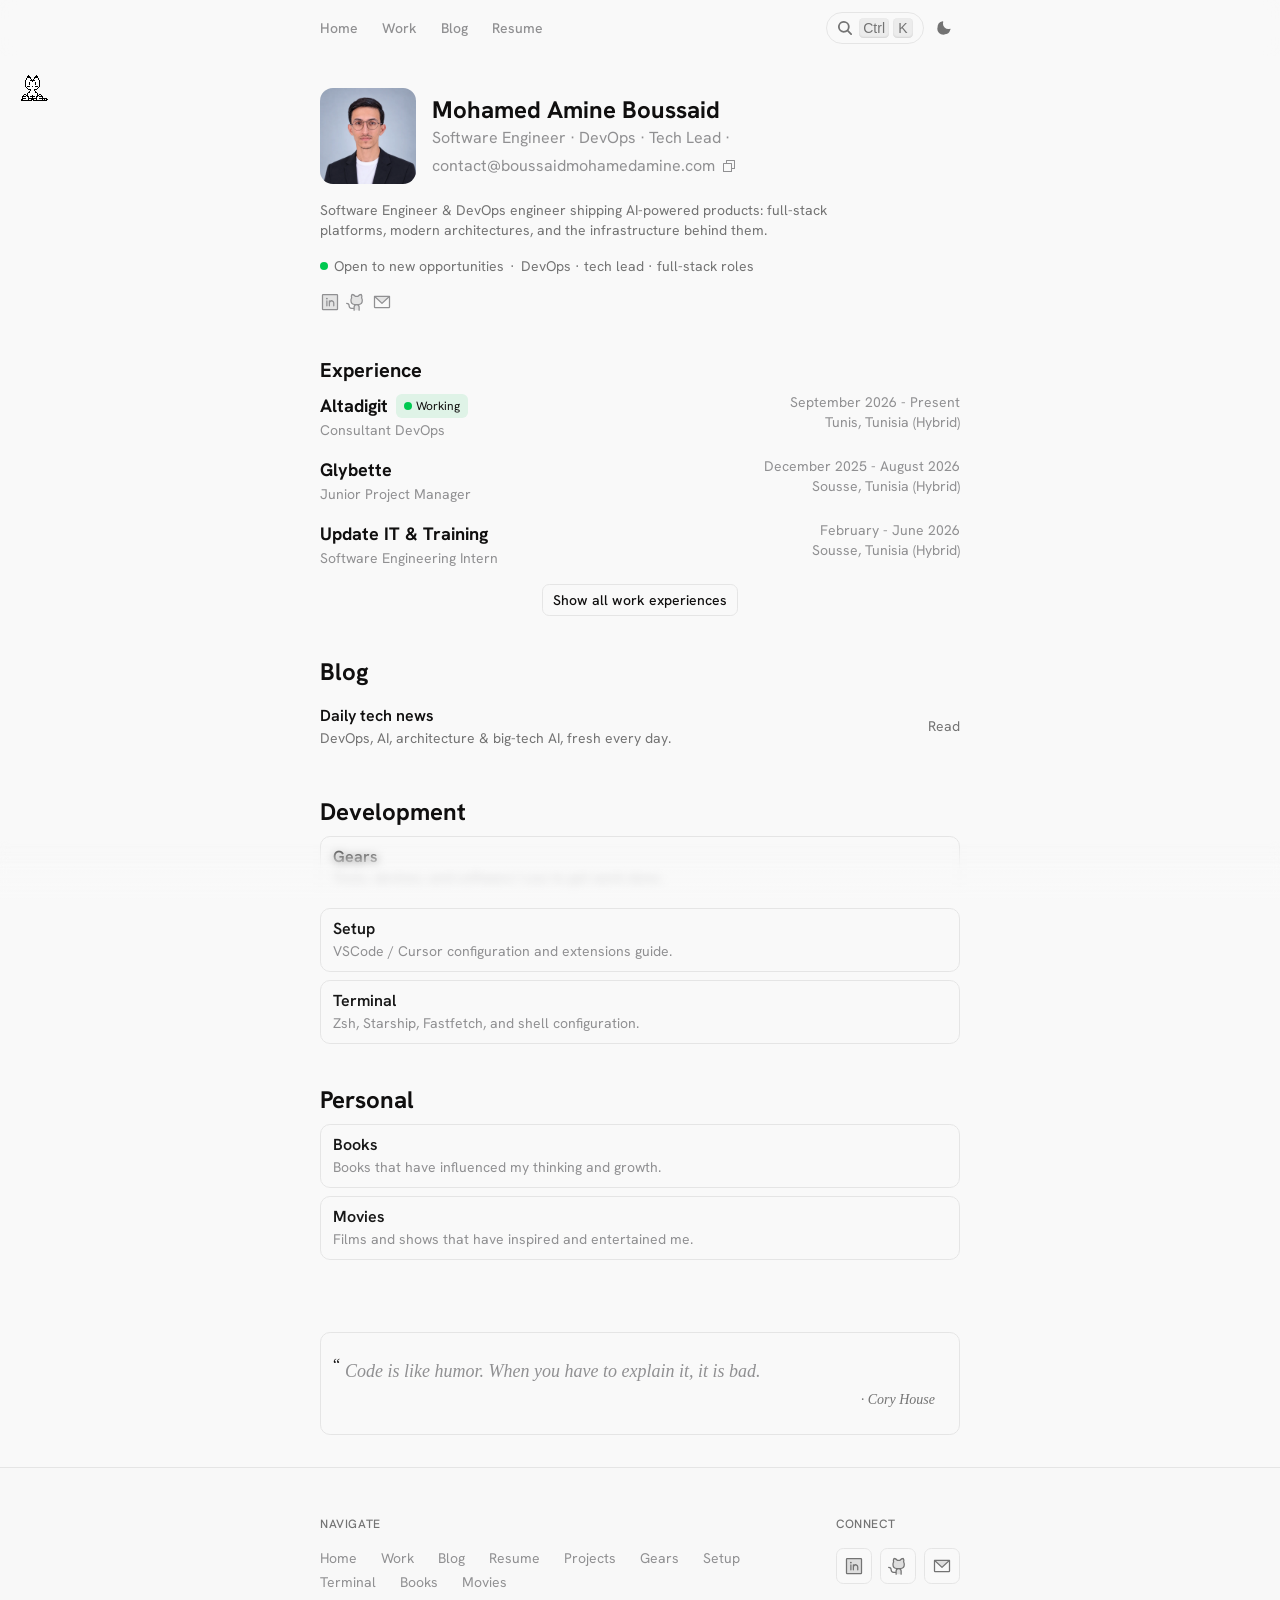
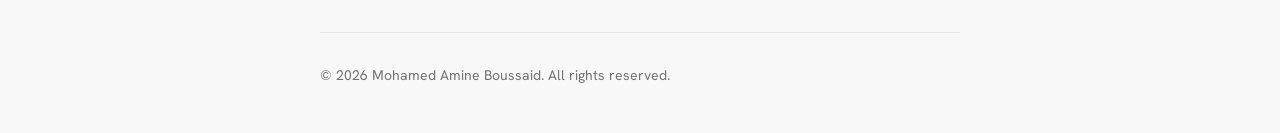
<file: index.html>
<!DOCTYPE html>
<html lang="en">
<head><meta charset="utf-8"/><meta content="width=device-width, initial-scale=1" name="viewport"/><title>Mohamed Amine Boussaid - Software Engineer</title><meta content="Software Engineer &amp; DevOps engineer shipping AI-powered products: full-stack platforms, modern architectures, and the infrastructure behind them." name="description"/><meta content="Mohamed Amine Boussaid, Boussaid, software engineer Tunisia, DevOps engineer, tech lead, full-stack developer, AI-powered products, Kubernetes, Docker, Proxmox, cloud architecture, portfolio, open to opportunities" name="keywords"/><meta content="index,follow" name="robots"/><link href="https://www.boussaidmohamedamine.com/" rel="canonical"/><meta content="Mohamed Amine Boussaid - Software Engineer" property="og:title"/><meta content="Software Engineer & DevOps engineer shipping AI-powered products: full-stack platforms, modern architectures, and the infrastructure behind them." property="og:description"/><meta content="website" property="og:type"/><meta content="https://www.boussaidmohamedamine.com/" property="og:url"/><meta content="https://www.boussaidmohamedamine.com/assets/profile/og-card.png" property="og:image"/><meta content="1200" property="og:image:width"/><meta content="630" property="og:image:height"/><meta content="https://www.boussaidmohamedamine.com/assets/profile/og-card.png" name="twitter:image"/><meta content="summary_large_image" name="twitter:card"/><meta content="Mohamed Amine Boussaid - Software Engineer" name="twitter:title"/><meta content="Software Engineer & DevOps engineer shipping AI-powered products: full-stack platforms, modern architectures, and the infrastructure behind them." name="twitter:description"/><meta content="Mohamed Amine Boussaid" name="author"/><link href="favicon.ico" rel="icon" sizes="any"/><link href="favicon-16x16.png" rel="icon" sizes="16x16" type="image/png"/><link href="favicon-32x32.png" rel="icon" sizes="32x32" type="image/png"/><link href="apple-touch-icon.png" rel="apple-touch-icon"/><link href="site.webmanifest" rel="manifest"/><link href="assets/css/fonts.css" rel="stylesheet"/><link href="assets/css/main.css" rel="stylesheet"/><script>try{if(localStorage.getItem('theme')==='dark')document.documentElement.classList.add('dark')}catch(e){}</script></head>
<body class="hankengrotesk_a9d8294d-module__aGBq3a__className hankengrotesk_a9d8294d-module__aGBq3a__variable geist_a71539c9-module__T19VSG__variable geist_mono_8d43a2aa-module__8Li5zG__variable antialiased"><div></div><div data-site-chrome=""></div><header class="sticky top-0 z-50 w-full bg-background/95 backdrop-blur supports-backdrop-filter:bg-background/60" data-site-chrome=""><div class="container mx-auto max-w-2xl px-4 flex h-14 items-center justify-between"><nav class="flex items-center gap-6 text-sm font-medium"><a class="text-secondary transition-colors hover:text-primary" href="index.html">Home</a><a class="text-secondary transition-colors hover:text-primary" href="work.html">Work</a><a class="text-secondary transition-colors hover:text-primary" href="blog.html">Blog</a><a class="text-secondary transition-colors hover:text-primary" href="resume.html">Resume</a></nav><div class="flex items-center gap-1"><button aria-label="Open search (Ctrl+K)" class="group/button inline-flex shrink-0 items-center justify-center text-muted-foreground transition-all outline-none focus-visible:border-ring focus-visible:ring-3 focus-visible:ring-ring/50 active:scale-[0.98] disabled:pointer-events-none disabled:opacity-50 aria-invalid:border-destructive aria-invalid:ring-3 aria-invalid:ring-destructive/20 dark:aria-invalid:border-destructive/50 dark:aria-invalid:ring-destructive/40 [&amp;_svg]:pointer-events-none [&amp;_svg]:shrink-0 [&amp;_svg:not([class*='size-'])]:size-4 sm:border sm:bg-clip-padding sm:text-sm sm:font-medium sm:whitespace-nowrap sm:border-border sm:bg-background aria-expanded:bg-muted aria-expanded:text-foreground dark:sm:border-input dark:sm:bg-input/30 sm:h-8 sm:px-2.5 sm:in-data-[slot=button-group]:rounded-lg sm:has-data-[icon=inline-end]:pr-1.5 sm:has-data-[icon=inline-start]:pl-1.5 sm:gap-1.5 sm:rounded-full sm:shadow-none sm:hover:bg-background sm:hover:text-muted-foreground dark:sm:hover:bg-input/30" data-size="sm" data-slot="button" data-variant="outline" id="cmdk-open" type="button"><svg aria-hidden="true" fill="none" viewbox="0 0 16 16"><path clip-rule="evenodd" d="M10.278 11.514a5.824 5.824 0 1 1 1.235-1.235l3.209 3.208A.875.875 0 0 1 14.111 15a.875.875 0 0 1-.624-.278l-3.209-3.208Zm.623-4.69a4.077 4.077 0 1 1-8.154 0 4.077 4.077 0 0 1 8.154 0Z" fill="currentColor" fill-rule="evenodd"></path></svg><kbd class="items-center gap-1 hidden sm:flex" data-slot="kbd-group"><kbd class="pointer-events-none inline-flex h-5 w-fit min-w-6 items-center justify-center gap-1 rounded-sm px-1 font-sans text-sm/none font-normal text-muted-foreground select-none [&amp;_svg:not([class*='size-'])]:size-3 bg-black/5 shadow-[inset_0_-1px_2px] shadow-black/10 dark:bg-white/10 dark:shadow-white/10 in-data-[slot=tooltip-content]:bg-white/20 in-data-[slot=tooltip-content]:text-background in-data-[slot=tooltip-content]:shadow-white/20 dark:in-data-[slot=tooltip-content]:bg-black/10 dark:in-data-[slot=tooltip-content]:shadow-black/10 dark:in-data-[slot=tooltip-content]:text-shadow-xs" data-slot="kbd">Ctrl</kbd><kbd class="pointer-events-none inline-flex h-5 items-center justify-center gap-1 rounded-sm px-1 font-sans text-sm/none font-normal text-muted-foreground select-none [&amp;_svg:not([class*='size-'])]:size-3 bg-black/5 shadow-[inset_0_-1px_2px] shadow-black/10 dark:bg-white/10 dark:shadow-white/10 in-data-[slot=tooltip-content]:bg-white/20 in-data-[slot=tooltip-content]:text-background in-data-[slot=tooltip-content]:shadow-white/20 dark:in-data-[slot=tooltip-content]:bg-black/10 dark:in-data-[slot=tooltip-content]:shadow-black/10 dark:in-data-[slot=tooltip-content]:text-shadow-xs w-5 min-w-5" data-slot="kbd">K</kbd></kbd></button><button aria-label="Toggle theme" class="inline-flex size-8 items-center justify-center rounded-md text-muted-foreground transition-colors hover:text-primary" id="theme-toggle" type="button"><svg aria-hidden="true" class="icon-moon size-4" fill="currentColor" viewBox="0 0 256 256" xmlns="http://www.w3.org/2000/svg"><path d="M233.54,142.23a8,8,0,0,0-8-2,88.08,88.08,0,0,1-109.8-109.8,8,8,0,0,0-10-10A104.84,104.84,0,1,0,230.36,150.21,8,8,0,0,0,233.54,142.23ZM128,208A104,104,0,0,1,48.46,72.46,88.13,88.13,0,0,0,183.54,207.54,103.72,103.72,0,0,1,128,208Z"></path></svg><svg aria-hidden="true" class="icon-sun size-4 hidden" fill="currentColor" viewBox="0 0 256 256" xmlns="http://www.w3.org/2000/svg"><path d="M120,40V16a8,8,0,0,1,16,0V40a8,8,0,0,1-16,0Zm8,24a64,64,0,1,0,64,64A64.07,64.07,0,0,0,128,64Zm0,112a48,48,0,1,1,48-48A48.05,48.05,0,0,1,128,176ZM58.34,69.66a8,8,0,0,0,11.32-11.32l-16-16a8,8,0,0,0-11.32,11.32Zm0,116.68a8,8,0,0,0-11.32,11.32l16,16a8,8,0,0,0,11.32-11.32ZM192,72a8,8,0,0,0,5.66-2.34l16-16a8,8,0,0,0-11.32-11.32l-16,16A8,8,0,0,0,192,72Zm5.66,114.34a8,8,0,0,0-11.32,11.32l16,16a8,8,0,0,0,11.32-11.32ZM48,128a8,8,0,0,0-8-8H16a8,8,0,0,0,0,16h24A8,8,0,0,0,48,128Zm80,80a8,8,0,0,0-8,8v24a8,8,0,0,0,16,0V216A8,8,0,0,0,128,208Z"></path></svg></button></div></div></header><main><div class="space-y-10 pt-8"><div class="container mx-auto max-w-2xl px-4 undefined"><div class="flex flex-col gap-4"><div class="flex gap-4 items-center"><div data-oneko-dodge="true"><button aria-label="Avatar" id="mascot" oncontextmenu="return false" style="position:relative;display:block;flex-shrink:0;width:96px;height:96px;padding:0;border:0;background:transparent;appearance:none;cursor:pointer;user-select:none" type="button"><div aria-label="Mohamed Amine Boussaid" class="size-full rounded-2xl" role="img" style="background-size:cover;background-position:center;pointer-events:none" data-hero-avatar></div></button></div><div><h1 class="text-lg font-bold whitespace-nowrap sm:text-2xl">Mohamed Amine Boussaid</h1><p class="text-base text-secondary flex flex-wrap items-center gap-x-1 gap-y-1"><span>Software Engineer · DevOps · Tech Lead</span><span>·</span><span aria-label="Copy email" class="group inline-flex cursor-pointer items-center gap-1.5 text-secondary transition-colors focus-visible:outline-none focus-visible:ring-2 focus-visible:ring-ring focus-visible:ring-offset-2 group group-hover:text-primary" data-email="contact@boussaidmohamedamine.com" id="email-copy" role="button" tabindex="0"><span class="group-hover:text-primary hidden md:block"><a class="__cf_email__" href="mailto:contact@boussaidmohamedamine.com">contact@boussaidmohamedamine.com</a></span><span class="group-hover:text-primary block md:hidden">Email</span><span class="relative inline-flex size-4 shrink-0 items-center justify-center group-hover:text-primary"><svg aria-hidden="true" class="absolute inset-0 size-4 text-current transition-[opacity,transform] duration-200 ease-out opacity-100 scale-100" fill="currentColor" height="1em" viewbox="0 0 256 256" width="1em" xmlns="http://www.w3.org/2000/svg"><path d="M216,32H88a8,8,0,0,0-8,8V80H40a8,8,0,0,0-8,8V216a8,8,0,0,0,8,8H168a8,8,0,0,0,8-8V176h40a8,8,0,0,0,8-8V40A8,8,0,0,0,216,32ZM160,208H48V96H160Zm48-48H176V88a8,8,0,0,0-8-8H96V48H208Z"></path></svg><svg aria-hidden="true" class="absolute inset-0 size-4 transition-[opacity,transform] duration-200 ease-out opacity-0 scale-50" fill="currentColor" height="1em" viewbox="0 0 256 256" width="1em" xmlns="http://www.w3.org/2000/svg"><path d="M232.49,80.49l-128,128a12,12,0,0,1-17,0l-56-56a12,12,0,1,1,17-17L96,183,215.51,63.51a12,12,0,0,1,17,17Z"></path></svg></span></span></p></div></div><p class="text-sm text-muted-foreground max-w-xl">Software Engineer &amp; DevOps engineer shipping AI-powered products: full-stack platforms, modern architectures, and the infrastructure behind them.</p><div id="S:0"><div class="flex items-center gap-3"><div class="flex min-w-0 flex-1 items-center gap-1.5 text-sm"><span class="size-2 shrink-0 rounded-full bg-green-500 animate-pulse"></span><span class="shrink-0 text-muted-foreground">Open to new opportunities</span><span class="shrink-0 text-muted-foreground"> · </span><a class="truncate text-muted-foreground transition-colors hover:text-primary" href="https://www.linkedin.com/in/boussaidmohamedamine/" rel="noopener noreferrer" target="_blank">DevOps · tech lead · full-stack roles</a></div></div></div><div class="flex flex-wrap my-0 gap-0.5"><a aria-label="LinkedIn" class="text-secondary flex items-center gap-2 transition-colors hover:text-primary" data-slot="tooltip-trigger" data-state="closed" href="https://www.linkedin.com/in/boussaidmohamedamine/" rel="noopener noreferrer" target="_blank" title="LinkedIn" data-tooltip="Follow me on LinkedIn"><span aria-hidden="true" class="size-6"><svg class="size-5" fill="currentColor" height="1em" viewbox="0 0 256 256" width="1em" xmlns="http://www.w3.org/2000/svg"><path d="M224,40V216a8,8,0,0,1-8,8H40a8,8,0,0,1-8-8V40a8,8,0,0,1,8-8H216A8,8,0,0,1,224,40Z" opacity="0.2"></path><path d="M216,24H40A16,16,0,0,0,24,40V216a16,16,0,0,0,16,16H216a16,16,0,0,0,16-16V40A16,16,0,0,0,216,24Zm0,192H40V40H216V216ZM96,112v64a8,8,0,0,1-16,0V112a8,8,0,0,1,16,0Zm88,28v36a8,8,0,0,1-16,0V140a20,20,0,0,0-40,0v36a8,8,0,0,1-16,0V112a8,8,0,0,1,15.79-1.78A36,36,0,0,1,184,140ZM100,84A12,12,0,1,1,88,72,12,12,0,0,1,100,84Z"></path></svg></span><span class="sr-only">LinkedIn</span></a><a aria-label="Github" class="text-secondary flex items-center gap-2 transition-colors hover:text-primary" data-slot="tooltip-trigger" data-state="closed" href="https://github.com/Boussaid001" rel="noopener noreferrer" target="_blank" title="Github" data-tooltip="Follow me on GitHub"><span aria-hidden="true" class="size-6"><svg class="size-5" fill="currentColor" height="1em" viewbox="0 0 256 256" width="1em" xmlns="http://www.w3.org/2000/svg"><path d="M208,104v8a48,48,0,0,1-48,48H136a32,32,0,0,1,32,32v40H104V192a32,32,0,0,1,32-32H112a48,48,0,0,1-48-48v-8a49.28,49.28,0,0,1,8.51-27.3A51.92,51.92,0,0,1,76,32a52,52,0,0,1,43.83,24h32.34A52,52,0,0,1,196,32a51.92,51.92,0,0,1,3.49,44.7A49.28,49.28,0,0,1,208,104Z" opacity="0.2"></path><path d="M208.3,75.68A59.74,59.74,0,0,0,202.93,28,8,8,0,0,0,196,24a59.75,59.75,0,0,0-48,24H124A59.75,59.75,0,0,0,76,24a8,8,0,0,0-6.93,4,59.78,59.78,0,0,0-5.38,47.68A58.14,58.14,0,0,0,56,104v8a56.06,56.06,0,0,0,48.44,55.47A39.8,39.8,0,0,0,96,192v8H72a24,24,0,0,1-24-24A40,40,0,0,0,8,136a8,8,0,0,0,0,16,24,24,0,0,1,24,24,40,40,0,0,0,40,40H96v16a8,8,0,0,0,16,0V192a24,24,0,0,1,48,0v40a8,8,0,0,0,16,0V192a39.8,39.8,0,0,0-8.44-24.53A56.06,56.06,0,0,0,216,112v-8A58,58,0,0,0,208.3,75.68ZM200,112a40,40,0,0,1-40,40H112a40,40,0,0,1-40-40v-8a41.74,41.74,0,0,1,6.9-22.48A8,8,0,0,0,80,73.83a43.81,43.81,0,0,1,.79-33.58,43.88,43.88,0,0,1,32.32,20.06A8,8,0,0,0,119.82,64h32.35a8,8,0,0,0,6.74-3.69,43.87,43.87,0,0,1,32.32-20.06A43.81,43.81,0,0,1,192,73.83a8.09,8.09,0,0,0,1,7.65A41.76,41.76,0,0,1,200,104Z"></path></svg></span><span class="sr-only">Github</span></a><a aria-label="Email" class="text-secondary flex items-center gap-2 transition-colors hover:text-primary" data-slot="tooltip-trigger" data-state="closed" href="mailto:contact@boussaidmohamedamine.com" rel="noopener noreferrer" target="_blank" title="Email" data-tooltip="Email me for collaboration"><span aria-hidden="true" class="size-6"><svg class="size-5" fill="currentColor" height="1em" viewbox="0 0 256 256" width="1em" xmlns="http://www.w3.org/2000/svg"><path d="M224,56l-96,88L32,56Z" opacity="0.2"></path><path d="M224,48H32a8,8,0,0,0-8,8V192a16,16,0,0,0,16,16H216a16,16,0,0,0,16-16V56A8,8,0,0,0,224,48ZM203.43,64,128,133.15,52.57,64ZM216,192H40V74.19l82.59,75.71a8,8,0,0,0,10.82,0L216,74.19V192Z"></path></svg></span><span class="sr-only">Email</span></a></div></div></div><div class="container mx-auto max-w-2xl px-4 undefined"><section class="space-y-2"><div class="animate-in-up-on-view"><h2 class="text-xl font-bold">Experience</h2></div><div class="flex flex-col gap-4"><div class="animate-in-up-on-view" style="animation-delay:0.05s"><div data-slot="collapsible" data-state="closed"><div class="group/card flex flex-row flex-nowrap items-start justify-between gap-3"><div class="flex min-w-0 flex-1 flex-col"><div class="flex flex-wrap items-center gap-2"><h3 class="text-lg font-bold blur-none">Altadigit</h3><div class="flex items-center gap-1 rounded-md border-green-300 bg-green-500/10 px-2 py-1 text-xs"><div class="size-2 rounded-full bg-green-500 animate-pulse"></div><span>Working</span></div></div><p class="text-sm text-secondary">Consultant DevOps</p></div><div class="flex shrink-0 flex-col text-right text-sm text-secondary min-w-[88px] md:min-w-[140px]"><p class="md:hidden">Sep 26 - Present</p><p class="hidden md:block">September 2026 - Present</p><p class="md:hidden">Tunis, TN</p><p class="hidden md:block">Tunis, Tunisia (Hybrid)</p></div></div></div></div><div class="animate-in-up-on-view" style="animation-delay:0.1s"><div data-slot="collapsible" data-state="closed"><div class="group/card flex flex-row flex-nowrap items-start justify-between gap-3"><div class="flex min-w-0 flex-1 flex-col"><div class="flex flex-wrap items-center gap-2"><h3 class="text-lg font-bold blur-none">Glybette</h3></div><p class="text-sm text-secondary">Junior Project Manager</p></div><div class="flex shrink-0 flex-col text-right text-sm text-secondary min-w-[88px] md:min-w-[140px]"><p class="md:hidden">Dec 25 - Aug 26</p><p class="hidden md:block">December 2025 - August 2026</p><p class="md:hidden">Sousse, TN</p><p class="hidden md:block">Sousse, Tunisia (Hybrid)</p></div></div></div></div><div class="animate-in-up-on-view" style="animation-delay:0.15s"><div data-slot="collapsible" data-state="closed"><div class="group/card flex flex-row flex-nowrap items-start justify-between gap-3"><div class="flex min-w-0 flex-1 flex-col"><div class="flex flex-wrap items-center gap-2"><h3 class="text-lg font-bold blur-none">Update IT &amp; Training</h3></div><p class="text-sm text-secondary">Software Engineering Intern</p></div><div class="flex shrink-0 flex-col text-right text-sm text-secondary min-w-[88px] md:min-w-[140px]"><p class="md:hidden">Feb - Jun 26</p><p class="hidden md:block">February - June 2026</p><p class="md:hidden">Sousse, TN</p><p class="hidden md:block">Sousse, Tunisia (Hybrid)</p></div></div></div></div></div><div class="animate-in-up-on-view flex justify-center pt-2" style="animation-delay:0.2s"><a class="group/button inline-flex shrink-0 items-center justify-center rounded-lg border bg-clip-padding text-sm font-medium whitespace-nowrap transition-all outline-none select-none focus-visible:border-ring focus-visible:ring-3 focus-visible:ring-ring/50 disabled:pointer-events-none disabled:opacity-50 aria-invalid:border-destructive aria-invalid:ring-3 aria-invalid:ring-destructive/20 dark:aria-invalid:border-destructive/50 dark:aria-invalid:ring-destructive/40 [&amp;_svg]:pointer-events-none [&amp;_svg]:shrink-0 [&amp;_svg:not([class*='size-'])]:size-4 border-border bg-background hover:bg-muted hover:text-foreground aria-expanded:bg-muted aria-expanded:text-foreground dark:border-input dark:bg-input/30 dark:hover:bg-input/50 h-8 gap-1.5 px-2.5 has-data-[icon=inline-end]:pr-2 has-data-[icon=inline-start]:pl-2 text-sm font-medium" data-size="default" data-slot="button" data-variant="outline" href="work.html">Show all work experiences</a></div></section></div><div class="container mx-auto max-w-2xl px-4 undefined"><section class="space-y-2"><div class="animate-in-up-on-view"><h2 class="text-2xl font-bold">Blog</h2></div><div class="animate-in-up-on-view"><a class="group flex items-center justify-between py-2" href="blog.html"><div><p class="font-semibold group-hover:text-primary transition-colors">Daily tech news</p><p class="text-sm text-muted-foreground">DevOps, AI, architecture &amp; big-tech AI, fresh every day.</p></div><span class="text-sm text-muted-foreground group-hover:text-primary transition-colors">Read</span></a></div></section></div><div class="container mx-auto max-w-2xl px-4 undefined"><section class="space-y-2"><div class="animate-in-up-on-view"><h2 class="text-2xl font-bold">Development</h2></div><div class="flex flex-col gap-2"><div class="animate-in-up-on-view" style="animation-delay:0.05s"><a class="group flex flex-row items-center justify-between gap-3 rounded-xl border border-border bg-card px-3 py-2.5 no-underline transition-colors hover:bg-muted/60" href="gears.html"><div class="min-w-0 flex-1 space-y-0.5"><h3 class="text-base font-semibold leading-tight text-primary transition-colors group-hover:text-primary">Gears</h3><p class="line-clamp-2 text-xs text-secondary sm:text-sm">Tools, devices, and software I use to get work done.</p></div><span class="inline-flex shrink-0 opacity-0 transition-opacity group-hover:opacity-100"><svg class="size-4 text-muted-foreground transition-transform group-hover:translate-x-0.5 group-hover:-translate-y-0.5" fill="currentColor" height="1em" viewbox="0 0 256 256" width="1em" xmlns="http://www.w3.org/2000/svg"><path d="M221.66,133.66l-72,72a8,8,0,0,1-11.32-11.32L196.69,136H40a8,8,0,0,1,0-16H196.69L138.34,61.66a8,8,0,0,1,11.32-11.32l72,72A8,8,0,0,1,221.66,133.66Z"></path></svg></span></a></div><div class="animate-in-up-on-view" style="animation-delay:0.1s"><a class="group flex flex-row items-center justify-between gap-3 rounded-xl border border-border bg-card px-3 py-2.5 no-underline transition-colors hover:bg-muted/60" href="setup.html"><div class="min-w-0 flex-1 space-y-0.5"><h3 class="text-base font-semibold leading-tight text-primary transition-colors group-hover:text-primary">Setup</h3><p class="line-clamp-2 text-xs text-secondary sm:text-sm">VSCode / Cursor configuration and extensions guide.</p></div><span class="inline-flex shrink-0 opacity-0 transition-opacity group-hover:opacity-100"><svg class="size-4 text-muted-foreground transition-transform group-hover:translate-x-0.5 group-hover:-translate-y-0.5" fill="currentColor" height="1em" viewbox="0 0 256 256" width="1em" xmlns="http://www.w3.org/2000/svg"><path d="M221.66,133.66l-72,72a8,8,0,0,1-11.32-11.32L196.69,136H40a8,8,0,0,1,0-16H196.69L138.34,61.66a8,8,0,0,1,11.32-11.32l72,72A8,8,0,0,1,221.66,133.66Z"></path></svg></span></a></div><div class="animate-in-up-on-view" style="animation-delay:0.15000000000000002s"><a class="group flex flex-row items-center justify-between gap-3 rounded-xl border border-border bg-card px-3 py-2.5 no-underline transition-colors hover:bg-muted/60" href="terminal.html"><div class="min-w-0 flex-1 space-y-0.5"><h3 class="text-base font-semibold leading-tight text-primary transition-colors group-hover:text-primary">Terminal</h3><p class="line-clamp-2 text-xs text-secondary sm:text-sm">Zsh, Starship, Fastfetch, and shell configuration.</p></div><span class="inline-flex shrink-0 opacity-0 transition-opacity group-hover:opacity-100"><svg class="size-4 text-muted-foreground transition-transform group-hover:translate-x-0.5 group-hover:-translate-y-0.5" fill="currentColor" height="1em" viewbox="0 0 256 256" width="1em" xmlns="http://www.w3.org/2000/svg"><path d="M221.66,133.66l-72,72a8,8,0,0,1-11.32-11.32L196.69,136H40a8,8,0,0,1,0-16H196.69L138.34,61.66a8,8,0,0,1,11.32-11.32l72,72A8,8,0,0,1,221.66,133.66Z"></path></svg></span></a></div></div></section></div><div class="container mx-auto max-w-2xl px-4 undefined"><section class="space-y-2"><div class="animate-in-up-on-view"><h2 class="text-2xl font-bold">Personal</h2></div><div class="flex flex-col gap-2"><div class="animate-in-up-on-view" style="animation-delay:0.05s"><a class="group flex flex-row items-center justify-between gap-3 rounded-xl border border-border bg-card px-3 py-2.5 no-underline transition-colors hover:bg-muted/60" href="books.html"><div class="min-w-0 flex-1 space-y-0.5"><h3 class="text-base font-semibold leading-tight text-primary transition-colors group-hover:text-primary">Books</h3><p class="line-clamp-2 text-xs text-secondary sm:text-sm">Books that have influenced my thinking and growth.</p></div><span class="inline-flex shrink-0 opacity-0 transition-opacity group-hover:opacity-100"><svg class="size-4 text-muted-foreground transition-transform group-hover:translate-x-0.5 group-hover:-translate-y-0.5" fill="currentColor" height="1em" viewbox="0 0 256 256" width="1em" xmlns="http://www.w3.org/2000/svg"><path d="M221.66,133.66l-72,72a8,8,0,0,1-11.32-11.32L196.69,136H40a8,8,0,0,1,0-16H196.69L138.34,61.66a8,8,0,0,1,11.32-11.32l72,72A8,8,0,0,1,221.66,133.66Z"></path></svg></span></a></div><div class="animate-in-up-on-view" style="animation-delay:0.1s"><a class="group flex flex-row items-center justify-between gap-3 rounded-xl border border-border bg-card px-3 py-2.5 no-underline transition-colors hover:bg-muted/60" href="movies.html"><div class="min-w-0 flex-1 space-y-0.5"><h3 class="text-base font-semibold leading-tight text-primary transition-colors group-hover:text-primary">Movies</h3><p class="line-clamp-2 text-xs text-secondary sm:text-sm">Films and shows that have inspired and entertained me.</p></div><span class="inline-flex shrink-0 opacity-0 transition-opacity group-hover:opacity-100"><svg class="size-4 text-muted-foreground transition-transform group-hover:translate-x-0.5 group-hover:-translate-y-0.5" fill="currentColor" height="1em" viewbox="0 0 256 256" width="1em" xmlns="http://www.w3.org/2000/svg"><path d="M221.66,133.66l-72,72a8,8,0,0,1-11.32-11.32L196.69,136H40a8,8,0,0,1,0-16H196.69L138.34,61.66a8,8,0,0,1,11.32-11.32l72,72A8,8,0,0,1,221.66,133.66Z"></path></svg></span></a></div></div></section></div><div class="container mx-auto max-w-2xl px-4 py-8"><div id="quote-card"></div></div></div></main><div class="pointer-events-none fixed inset-x-0 bottom-0 z-10 h-[60px] select-none bg-gradient-to-t from-background to-transparent opacity-100 backdrop-blur-[5px] [mask-image:linear-gradient(to_top,black_50%,transparent)] [-webkit-mask-image:linear-gradient(to_top,black_50%,transparent)] dark:[mask-image:linear-gradient(to_top,black_50%,transparent)] dark:[-webkit-mask-image:linear-gradient(to_top,black_50%,transparent)]" data-site-chrome="" style="user-select:none"></div><footer class="border-t border-border bg-muted/30" data-site-chrome=""><div class="container mx-auto max-w-2xl px-4 py-12"><div class="flex flex-col gap-10 sm:flex-row sm:items-start sm:justify-between sm:gap-8"><div class="flex flex-col gap-4"><p class="text-xs font-medium uppercase tracking-wider text-muted-foreground">Navigate</p><nav class="flex flex-wrap gap-x-6 gap-y-1"><a class="text-sm text-secondary transition-colors hover:text-primary" href="index.html">Home</a><a class="text-sm text-secondary transition-colors hover:text-primary" href="work.html">Work</a><a class="text-sm text-secondary transition-colors hover:text-primary" href="blog.html">Blog</a><a class="text-sm text-secondary transition-colors hover:text-primary" href="resume.html">Resume</a><a class="text-sm text-secondary transition-colors hover:text-primary" href="projects.html">Projects</a><a class="text-sm text-secondary transition-colors hover:text-primary" href="gears.html">Gears</a><a class="text-sm text-secondary transition-colors hover:text-primary" href="setup.html">Setup</a><a class="text-sm text-secondary transition-colors hover:text-primary" href="terminal.html">Terminal</a><a class="text-sm text-secondary transition-colors hover:text-primary" href="books.html">Books</a><a class="text-sm text-secondary transition-colors hover:text-primary" href="movies.html">Movies</a></nav></div><div class="flex flex-col gap-4"><p class="text-xs font-medium uppercase tracking-wider text-muted-foreground">Connect</p><div class="flex gap-2"><a aria-label="LinkedIn" class="flex size-9 items-center justify-center rounded-lg border border-border bg-background text-muted-foreground transition-colors hover:bg-muted hover:text-primary" href="https://www.linkedin.com/in/boussaidmohamedamine/" rel="noopener noreferrer" target="_blank" data-tooltip="Follow me on LinkedIn"><svg class="size-5" fill="currentColor" height="1em" viewbox="0 0 256 256" width="1em" xmlns="http://www.w3.org/2000/svg"><path d="M224,40V216a8,8,0,0,1-8,8H40a8,8,0,0,1-8-8V40a8,8,0,0,1,8-8H216A8,8,0,0,1,224,40Z" opacity="0.2"></path><path d="M216,24H40A16,16,0,0,0,24,40V216a16,16,0,0,0,16,16H216a16,16,0,0,0,16-16V40A16,16,0,0,0,216,24Zm0,192H40V40H216V216ZM96,112v64a8,8,0,0,1-16,0V112a8,8,0,0,1,16,0Zm88,28v36a8,8,0,0,1-16,0V140a20,20,0,0,0-40,0v36a8,8,0,0,1-16,0V112a8,8,0,0,1,15.79-1.78A36,36,0,0,1,184,140ZM100,84A12,12,0,1,1,88,72,12,12,0,0,1,100,84Z"></path></svg></a><a aria-label="Github" class="flex size-9 items-center justify-center rounded-lg border border-border bg-background text-muted-foreground transition-colors hover:bg-muted hover:text-primary" href="https://github.com/Boussaid001" rel="noopener noreferrer" target="_blank" data-tooltip="Follow me on GitHub"><svg class="size-5" fill="currentColor" height="1em" viewbox="0 0 256 256" width="1em" xmlns="http://www.w3.org/2000/svg"><path d="M208,104v8a48,48,0,0,1-48,48H136a32,32,0,0,1,32,32v40H104V192a32,32,0,0,1,32-32H112a48,48,0,0,1-48-48v-8a49.28,49.28,0,0,1,8.51-27.3A51.92,51.92,0,0,1,76,32a52,52,0,0,1,43.83,24h32.34A52,52,0,0,1,196,32a51.92,51.92,0,0,1,3.49,44.7A49.28,49.28,0,0,1,208,104Z" opacity="0.2"></path><path d="M208.3,75.68A59.74,59.74,0,0,0,202.93,28,8,8,0,0,0,196,24a59.75,59.75,0,0,0-48,24H124A59.75,59.75,0,0,0,76,24a8,8,0,0,0-6.93,4,59.78,59.78,0,0,0-5.38,47.68A58.14,58.14,0,0,0,56,104v8a56.06,56.06,0,0,0,48.44,55.47A39.8,39.8,0,0,0,96,192v8H72a24,24,0,0,1-24-24A40,40,0,0,0,8,136a8,8,0,0,0,0,16,24,24,0,0,1,24,24,40,40,0,0,0,40,40H96v16a8,8,0,0,0,16,0V192a24,24,0,0,1,48,0v40a8,8,0,0,0,16,0V192a39.8,39.8,0,0,0-8.44-24.53A56.06,56.06,0,0,0,216,112v-8A58,58,0,0,0,208.3,75.68ZM200,112a40,40,0,0,1-40,40H112a40,40,0,0,1-40-40v-8a41.74,41.74,0,0,1,6.9-22.48A8,8,0,0,0,80,73.83a43.81,43.81,0,0,1,.79-33.58,43.88,43.88,0,0,1,32.32,20.06A8,8,0,0,0,119.82,64h32.35a8,8,0,0,0,6.74-3.69,43.87,43.87,0,0,1,32.32-20.06A43.81,43.81,0,0,1,192,73.83a8.09,8.09,0,0,0,1,7.65A41.76,41.76,0,0,1,200,104Z"></path></svg></a><a aria-label="Email" class="flex size-9 items-center justify-center rounded-lg border border-border bg-background text-muted-foreground transition-colors hover:bg-muted hover:text-primary" href="mailto:contact@boussaidmohamedamine.com" rel="noopener noreferrer" target="_blank" data-tooltip="Email me for collaboration"><svg class="size-5" fill="currentColor" height="1em" viewbox="0 0 256 256" width="1em" xmlns="http://www.w3.org/2000/svg"><path d="M224,56l-96,88L32,56Z" opacity="0.2"></path><path d="M224,48H32a8,8,0,0,0-8,8V192a16,16,0,0,0,16,16H216a16,16,0,0,0,16-16V56A8,8,0,0,0,224,48ZM203.43,64,128,133.15,52.57,64ZM216,192H40V74.19l82.59,75.71a8,8,0,0,0,10.82,0L216,74.19V192Z"></path></svg></a></div></div></div><div class="mt-10 flex flex-col items-center justify-between gap-2 border-t border-border pt-8 sm:flex-row sm:items-center sm:gap-4"><p class="text-sm text-muted-foreground">© 2026 Mohamed Amine Boussaid. All rights reserved.</p></div></div></footer><section aria-atomic="false" aria-label="Notifications alt+T" aria-live="polite" aria-relevant="additions text" tabindex="-1"></section><script>window.ONEKO_BASE='assets/oneko/';</script><script defer src="assets/js/site.js"></script><script defer src="assets/oneko/oneko.js"></script></body>
</html>
</file>
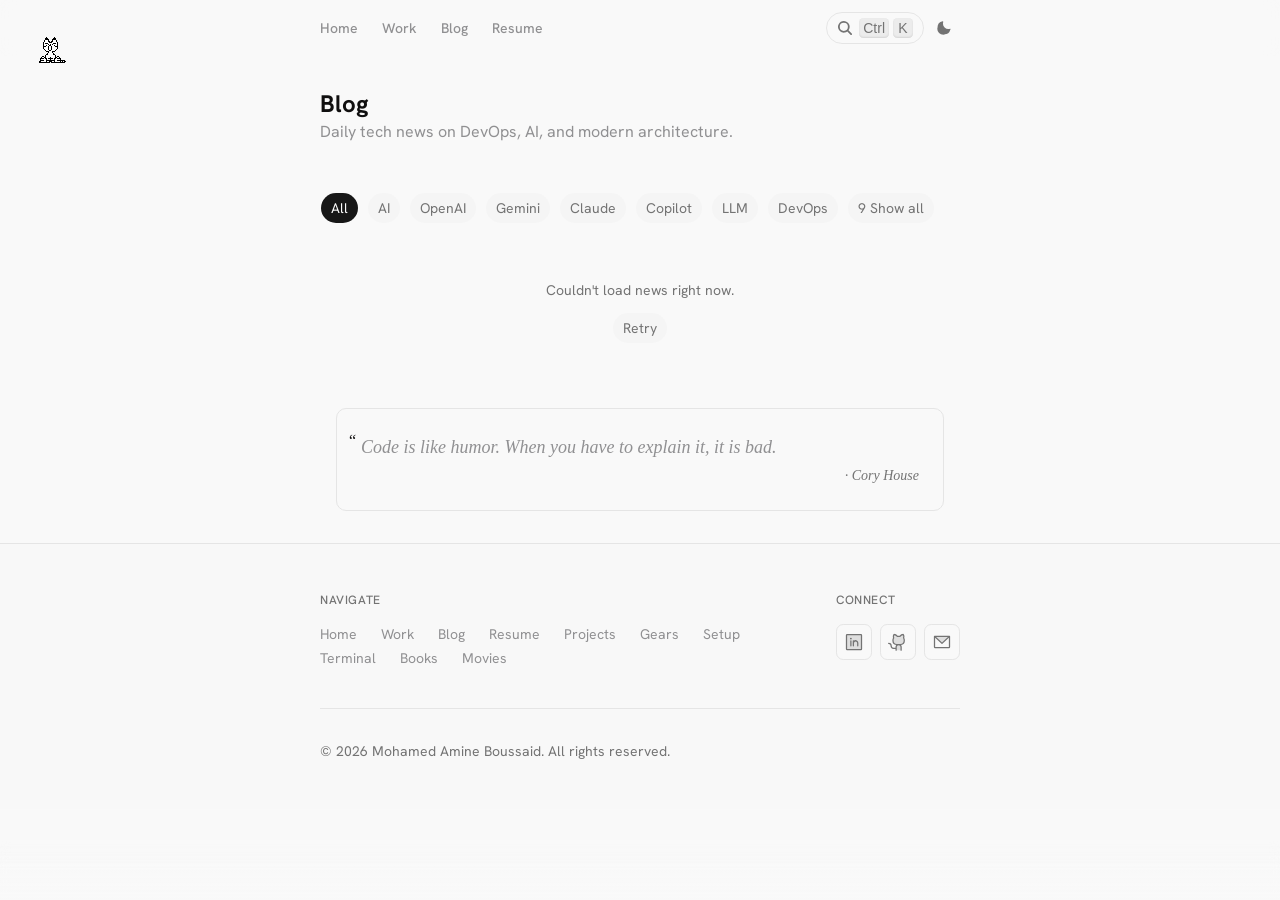
<file: blog.html>
<!DOCTYPE html>
<html lang="en">
<head><meta charset="utf-8"/><meta content="width=device-width, initial-scale=1" name="viewport"/><title>Mohamed Amine Boussaid - Software Engineer</title><meta content="Daily tech news on DevOps, AI, architecture, and big-tech AI - curated from dev.to." name="description"/><meta content="tech news, DevOps news, AI news, Kubernetes news, Docker, cloud computing, software architecture, CI/CD, OpenAI, Gemini, Claude, Copilot, LLM, SRE, Terraform, security news" name="keywords"/><meta content="index,follow" name="robots"/><link href="https://www.boussaidmohamedamine.com/blog.html" rel="canonical"/><meta content="Blog - Mohamed Amine Boussaid" property="og:title"/><meta content="Daily tech news on DevOps, AI, and modern architecture." property="og:description"/><meta content="website" property="og:type"/><meta content="https://www.boussaidmohamedamine.com/blog.html" property="og:url"/><meta content="https://www.boussaidmohamedamine.com/assets/profile/og-card.png" property="og:image"/><meta content="1200" property="og:image:width"/><meta content="630" property="og:image:height"/><meta content="https://www.boussaidmohamedamine.com/assets/profile/og-card.png" name="twitter:image"/><meta content="summary_large_image" name="twitter:card"/><meta content="Blog - Mohamed Amine Boussaid" name="twitter:title"/><meta content="Daily tech news on DevOps, AI, and modern architecture." name="twitter:description"/><meta content="Mohamed Amine Boussaid" name="author"/><link href="favicon.ico" rel="icon" sizes="any"/><link href="favicon-16x16.png" rel="icon" sizes="16x16" type="image/png"/><link href="favicon-32x32.png" rel="icon" sizes="32x32" type="image/png"/><link href="apple-touch-icon.png" rel="apple-touch-icon"/><link href="site.webmanifest" rel="manifest"/><link href="assets/css/fonts.css" rel="stylesheet"/><link href="assets/css/main.css" rel="stylesheet"/><script>try{if(localStorage.getItem('theme')==='dark')document.documentElement.classList.add('dark')}catch(e){}</script></head>
<body class="hankengrotesk_a9d8294d-module__aGBq3a__className hankengrotesk_a9d8294d-module__aGBq3a__variable geist_a71539c9-module__T19VSG__variable geist_mono_8d43a2aa-module__8Li5zG__variable antialiased"><div></div><header class="sticky top-0 z-50 w-full bg-background/95 backdrop-blur supports-backdrop-filter:bg-background/60" data-site-chrome=""><div class="container mx-auto max-w-2xl px-4 flex h-14 items-center justify-between"><nav class="flex items-center gap-6 text-sm font-medium"><a class="text-secondary transition-colors hover:text-primary" href="index.html">Home</a><a class="text-secondary transition-colors hover:text-primary" href="work.html">Work</a><a class="text-secondary transition-colors hover:text-primary" href="blog.html">Blog</a><a class="text-secondary transition-colors hover:text-primary" href="resume.html">Resume</a></nav><div class="flex items-center gap-1"><button aria-label="Open search (Ctrl+K)" class="group/button inline-flex shrink-0 items-center justify-center text-muted-foreground transition-all outline-none focus-visible:border-ring focus-visible:ring-3 focus-visible:ring-ring/50 active:scale-[0.98] disabled:pointer-events-none disabled:opacity-50 aria-invalid:border-destructive aria-invalid:ring-3 aria-invalid:ring-destructive/20 dark:aria-invalid:border-destructive/50 dark:aria-invalid:ring-destructive/40 [&amp;_svg]:pointer-events-none [&amp;_svg]:shrink-0 [&amp;_svg:not([class*='size-'])]:size-4 sm:border sm:bg-clip-padding sm:text-sm sm:font-medium sm:whitespace-nowrap sm:border-border sm:bg-background aria-expanded:bg-muted aria-expanded:text-foreground dark:sm:border-input dark:sm:bg-input/30 sm:h-8 sm:px-2.5 sm:in-data-[slot=button-group]:rounded-lg sm:has-data-[icon=inline-end]:pr-1.5 sm:has-data-[icon=inline-start]:pl-1.5 sm:gap-1.5 sm:rounded-full sm:shadow-none sm:hover:bg-background sm:hover:text-muted-foreground dark:sm:hover:bg-input/30" data-size="sm" data-slot="button" data-variant="outline" id="cmdk-open" type="button"><svg aria-hidden="true" fill="none" viewbox="0 0 16 16"><path clip-rule="evenodd" d="M10.278 11.514a5.824 5.824 0 1 1 1.235-1.235l3.209 3.208A.875.875 0 0 1 14.111 15a.875.875 0 0 1-.624-.278l-3.209-3.208Zm.623-4.69a4.077 4.077 0 1 1-8.154 0 4.077 4.077 0 0 1 8.154 0Z" fill="currentColor" fill-rule="evenodd"></path></svg><kbd class="items-center gap-1 hidden sm:flex" data-slot="kbd-group"><kbd class="pointer-events-none inline-flex h-5 w-fit min-w-6 items-center justify-center gap-1 rounded-sm px-1 font-sans text-sm/none font-normal text-muted-foreground select-none [&amp;_svg:not([class*='size-'])]:size-3 bg-black/5 shadow-[inset_0_-1px_2px] shadow-black/10 dark:bg-white/10 dark:shadow-white/10 in-data-[slot=tooltip-content]:bg-white/20 in-data-[slot=tooltip-content]:text-background in-data-[slot=tooltip-content]:shadow-white/20 dark:in-data-[slot=tooltip-content]:bg-black/10 dark:in-data-[slot=tooltip-content]:shadow-black/10 dark:in-data-[slot=tooltip-content]:text-shadow-xs" data-slot="kbd">Ctrl</kbd><kbd class="pointer-events-none inline-flex h-5 items-center justify-center gap-1 rounded-sm px-1 font-sans text-sm/none font-normal text-muted-foreground select-none [&amp;_svg:not([class*='size-'])]:size-3 bg-black/5 shadow-[inset_0_-1px_2px] shadow-black/10 dark:bg-white/10 dark:shadow-white/10 in-data-[slot=tooltip-content]:bg-white/20 in-data-[slot=tooltip-content]:text-background in-data-[slot=tooltip-content]:shadow-white/20 dark:in-data-[slot=tooltip-content]:bg-black/10 dark:in-data-[slot=tooltip-content]:shadow-black/10 dark:in-data-[slot=tooltip-content]:text-shadow-xs w-5 min-w-5" data-slot="kbd">K</kbd></kbd></button><button aria-label="Toggle theme" class="inline-flex size-8 items-center justify-center rounded-md text-muted-foreground transition-colors hover:text-primary" id="theme-toggle" type="button"><svg aria-hidden="true" class="icon-moon size-4" fill="currentColor" viewBox="0 0 256 256" xmlns="http://www.w3.org/2000/svg"><path d="M233.54,142.23a8,8,0,0,0-8-2,88.08,88.08,0,0,1-109.8-109.8,8,8,0,0,0-10-10A104.84,104.84,0,1,0,230.36,150.21,8,8,0,0,0,233.54,142.23ZM128,208A104,104,0,0,1,48.46,72.46,88.13,88.13,0,0,0,183.54,207.54,103.72,103.72,0,0,1,128,208Z"></path></svg><svg aria-hidden="true" class="icon-sun size-4 hidden" fill="currentColor" viewBox="0 0 256 256" xmlns="http://www.w3.org/2000/svg"><path d="M120,40V16a8,8,0,0,1,16,0V40a8,8,0,0,1-16,0Zm8,24a64,64,0,1,0,64,64A64.07,64.07,0,0,0,128,64Zm0,112a48,48,0,1,1,48-48A48.05,48.05,0,0,1,128,176ZM58.34,69.66a8,8,0,0,0,11.32-11.32l-16-16a8,8,0,0,0-11.32,11.32Zm0,116.68a8,8,0,0,0-11.32,11.32l16,16a8,8,0,0,0,11.32-11.32ZM192,72a8,8,0,0,0,5.66-2.34l16-16a8,8,0,0,0-11.32-11.32l-16,16A8,8,0,0,0,192,72Zm5.66,114.34a8,8,0,0,0-11.32,11.32l16,16a8,8,0,0,0,11.32-11.32ZM48,128a8,8,0,0,0-8-8H16a8,8,0,0,0,0,16h24A8,8,0,0,0,48,128Zm80,80a8,8,0,0,0-8,8v24a8,8,0,0,0,16,0V216A8,8,0,0,0,128,208Z"></path></svg></button></div></div></header><main><div class="container mx-auto max-w-2xl px-4 undefined"><section class="space-y-4 pt-8"><div class="animate-in-up pb-8"><h1 class="text-2xl font-bold">Blog</h1><p class="text-secondary text-xs md:text-base">Daily tech news on DevOps, AI, and modern architecture.</p></div><div class="flex flex-col gap-6"><div class="animate-in-up flex flex-wrap gap-2" id="tag-filter" style="animation-delay:0.05s"></div><div class="animate-in-up" style="animation-delay:0.1s"><div class="flex flex-col blog-list" id="news-list"></div><div id="news-state"></div></div></section><div class="container mx-auto max-w-2xl px-4 py-8"><div id="quote-card"></div></div></div></main><div class="pointer-events-none fixed inset-x-0 bottom-0 z-10 h-[60px] select-none bg-gradient-to-t from-background to-transparent opacity-100 backdrop-blur-[5px] [mask-image:linear-gradient(to_top,black_50%,transparent)] [-webkit-mask-image:linear-gradient(to_top,black_50%,transparent)] dark:[mask-image:linear-gradient(to_top,black_50%,transparent)] dark:[-webkit-mask-image:linear-gradient(to_top,black_50%,transparent)]" data-site-chrome="" style="user-select:none"></div><footer class="border-t border-border bg-muted/30" data-site-chrome=""><div class="container mx-auto max-w-2xl px-4 py-12"><div class="flex flex-col gap-10 sm:flex-row sm:items-start sm:justify-between sm:gap-8"><div class="flex flex-col gap-4"><p class="text-xs font-medium uppercase tracking-wider text-muted-foreground">Navigate</p><nav class="flex flex-wrap gap-x-6 gap-y-1"><a class="text-sm text-secondary transition-colors hover:text-primary" href="index.html">Home</a><a class="text-sm text-secondary transition-colors hover:text-primary" href="work.html">Work</a><a class="text-sm text-secondary transition-colors hover:text-primary" href="blog.html">Blog</a><a class="text-sm text-secondary transition-colors hover:text-primary" href="resume.html">Resume</a><a class="text-sm text-secondary transition-colors hover:text-primary" href="projects.html">Projects</a><a class="text-sm text-secondary transition-colors hover:text-primary" href="gears.html">Gears</a><a class="text-sm text-secondary transition-colors hover:text-primary" href="setup.html">Setup</a><a class="text-sm text-secondary transition-colors hover:text-primary" href="terminal.html">Terminal</a><a class="text-sm text-secondary transition-colors hover:text-primary" href="books.html">Books</a><a class="text-sm text-secondary transition-colors hover:text-primary" href="movies.html">Movies</a></nav></div><div class="flex flex-col gap-4"><p class="text-xs font-medium uppercase tracking-wider text-muted-foreground">Connect</p><div class="flex gap-2"><a aria-label="LinkedIn" class="flex size-9 items-center justify-center rounded-lg border border-border bg-background text-muted-foreground transition-colors hover:bg-muted hover:text-primary" href="https://www.linkedin.com/in/boussaidmohamedamine/" rel="noopener noreferrer" target="_blank" data-tooltip="Follow me on LinkedIn"><svg class="size-5" fill="currentColor" height="1em" viewbox="0 0 256 256" width="1em" xmlns="http://www.w3.org/2000/svg"><path d="M224,40V216a8,8,0,0,1-8,8H40a8,8,0,0,1-8-8V40a8,8,0,0,1,8-8H216A8,8,0,0,1,224,40Z" opacity="0.2"></path><path d="M216,24H40A16,16,0,0,0,24,40V216a16,16,0,0,0,16,16H216a16,16,0,0,0,16-16V40A16,16,0,0,0,216,24Zm0,192H40V40H216V216ZM96,112v64a8,8,0,0,1-16,0V112a8,8,0,0,1,16,0Zm88,28v36a8,8,0,0,1-16,0V140a20,20,0,0,0-40,0v36a8,8,0,0,1-16,0V112a8,8,0,0,1,15.79-1.78A36,36,0,0,1,184,140ZM100,84A12,12,0,1,1,88,72,12,12,0,0,1,100,84Z"></path></svg></a><a aria-label="Github" class="flex size-9 items-center justify-center rounded-lg border border-border bg-background text-muted-foreground transition-colors hover:bg-muted hover:text-primary" href="https://github.com/Boussaid001" rel="noopener noreferrer" target="_blank" data-tooltip="Follow me on GitHub"><svg class="size-5" fill="currentColor" height="1em" viewbox="0 0 256 256" width="1em" xmlns="http://www.w3.org/2000/svg"><path d="M208,104v8a48,48,0,0,1-48,48H136a32,32,0,0,1,32,32v40H104V192a32,32,0,0,1,32-32H112a48,48,0,0,1-48-48v-8a49.28,49.28,0,0,1,8.51-27.3A51.92,51.92,0,0,1,76,32a52,52,0,0,1,43.83,24h32.34A52,52,0,0,1,196,32a51.92,51.92,0,0,1,3.49,44.7A49.28,49.28,0,0,1,208,104Z" opacity="0.2"></path><path d="M208.3,75.68A59.74,59.74,0,0,0,202.93,28,8,8,0,0,0,196,24a59.75,59.75,0,0,0-48,24H124A59.75,59.75,0,0,0,76,24a8,8,0,0,0-6.93,4,59.78,59.78,0,0,0-5.38,47.68A58.14,58.14,0,0,0,56,104v8a56.06,56.06,0,0,0,48.44,55.47A39.8,39.8,0,0,0,96,192v8H72a24,24,0,0,1-24-24A40,40,0,0,0,8,136a8,8,0,0,0,0,16,24,24,0,0,1,24,24,40,40,0,0,0,40,40H96v16a8,8,0,0,0,16,0V192a24,24,0,0,1,48,0v40a8,8,0,0,0,16,0V192a39.8,39.8,0,0,0-8.44-24.53A56.06,56.06,0,0,0,216,112v-8A58,58,0,0,0,208.3,75.68ZM200,112a40,40,0,0,1-40,40H112a40,40,0,0,1-40-40v-8a41.74,41.74,0,0,1,6.9-22.48A8,8,0,0,0,80,73.83a43.81,43.81,0,0,1,.79-33.58,43.88,43.88,0,0,1,32.32,20.06A8,8,0,0,0,119.82,64h32.35a8,8,0,0,0,6.74-3.69,43.87,43.87,0,0,1,32.32-20.06A43.81,43.81,0,0,1,192,73.83a8.09,8.09,0,0,0,1,7.65A41.76,41.76,0,0,1,200,104Z"></path></svg></a><a aria-label="Email" class="flex size-9 items-center justify-center rounded-lg border border-border bg-background text-muted-foreground transition-colors hover:bg-muted hover:text-primary" href="mailto:contact@boussaidmohamedamine.com" rel="noopener noreferrer" target="_blank" data-tooltip="Email me for collaboration"><svg class="size-5" fill="currentColor" height="1em" viewbox="0 0 256 256" width="1em" xmlns="http://www.w3.org/2000/svg"><path d="M224,56l-96,88L32,56Z" opacity="0.2"></path><path d="M224,48H32a8,8,0,0,0-8,8V192a16,16,0,0,0,16,16H216a16,16,0,0,0,16-16V56A8,8,0,0,0,224,48ZM203.43,64,128,133.15,52.57,64ZM216,192H40V74.19l82.59,75.71a8,8,0,0,0,10.82,0L216,74.19V192Z"></path></svg></a></div></div></div><div class="mt-10 flex flex-col items-center justify-between gap-2 border-t border-border pt-8 sm:flex-row sm:items-center sm:gap-4"><p class="text-sm text-muted-foreground">© 2026 Mohamed Amine Boussaid. All rights reserved.</p></div></div></footer><section aria-atomic="false" aria-label="Notifications alt+T" aria-live="polite" aria-relevant="additions text" tabindex="-1"></section><script>window.ONEKO_BASE='assets/oneko/';</script><script defer src="assets/js/site.js"></script><script defer src="assets/oneko/oneko.js"></script></body>
</html>
</file>
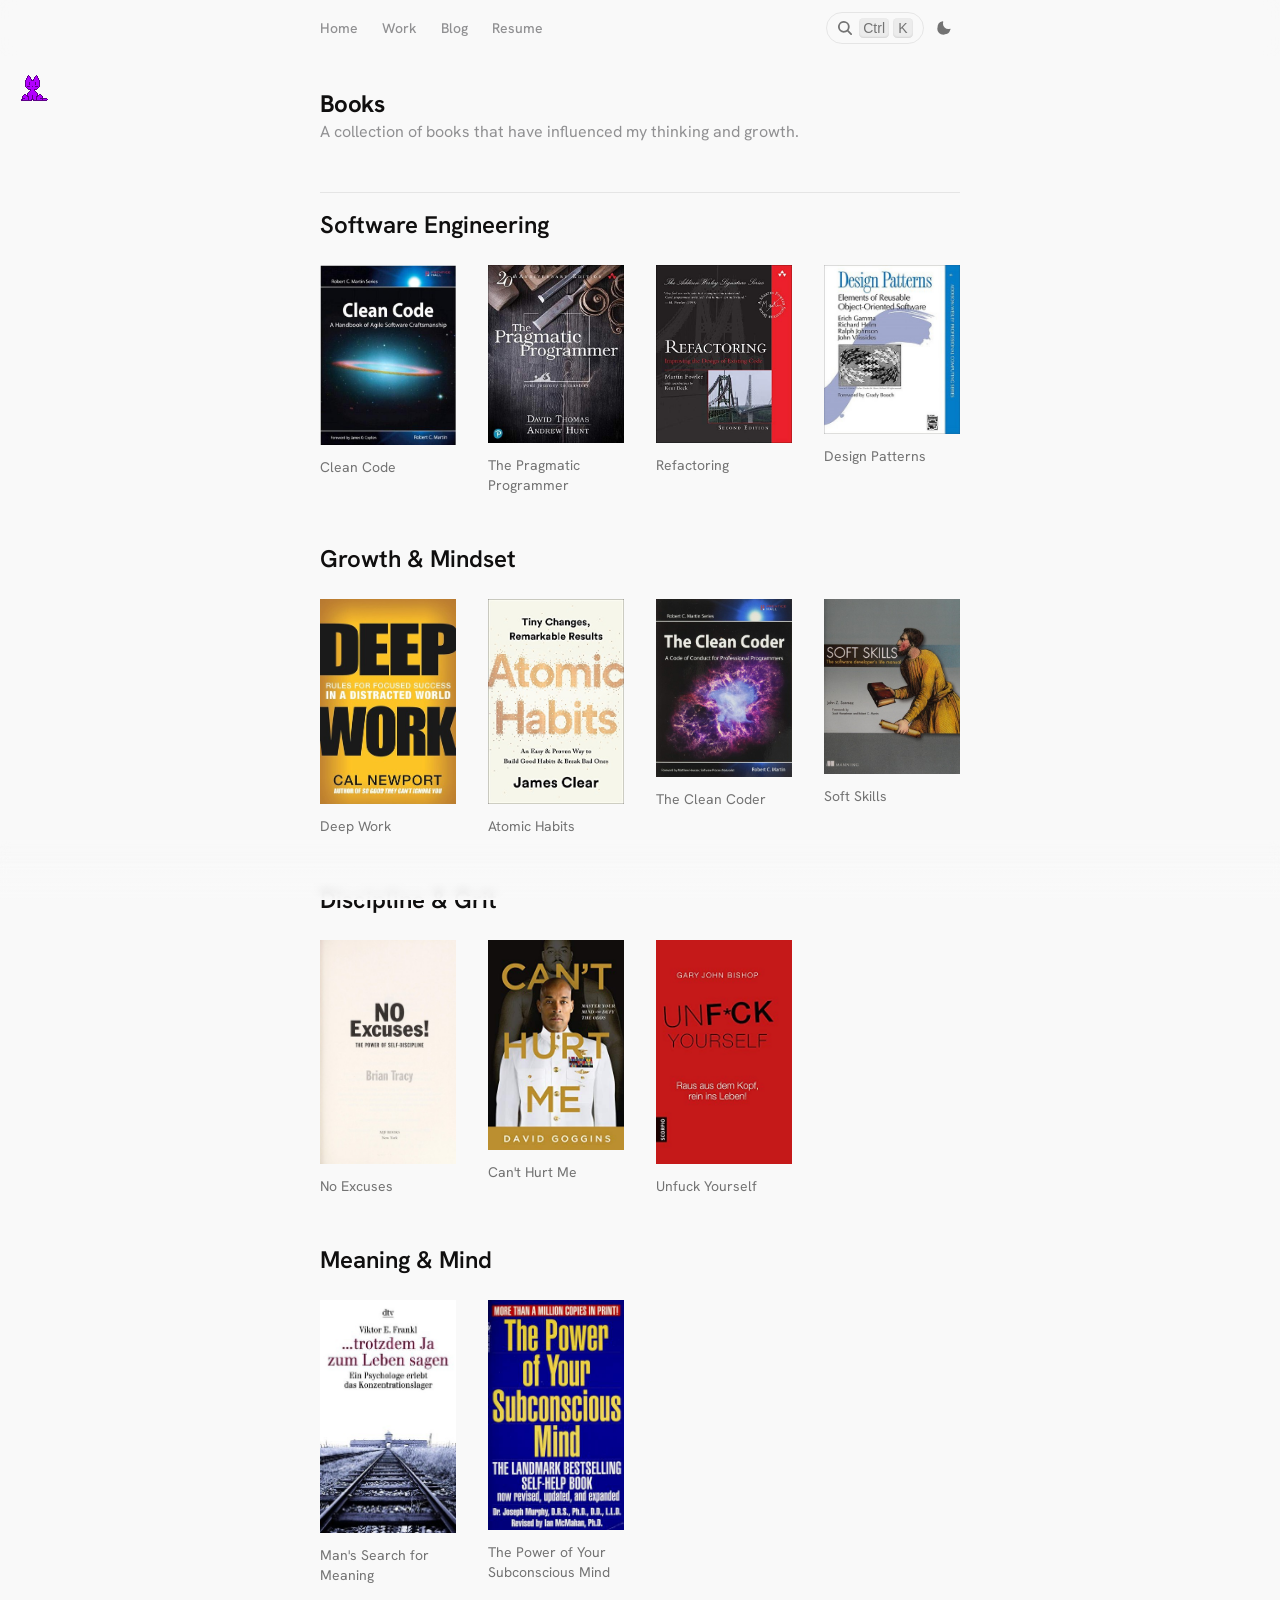
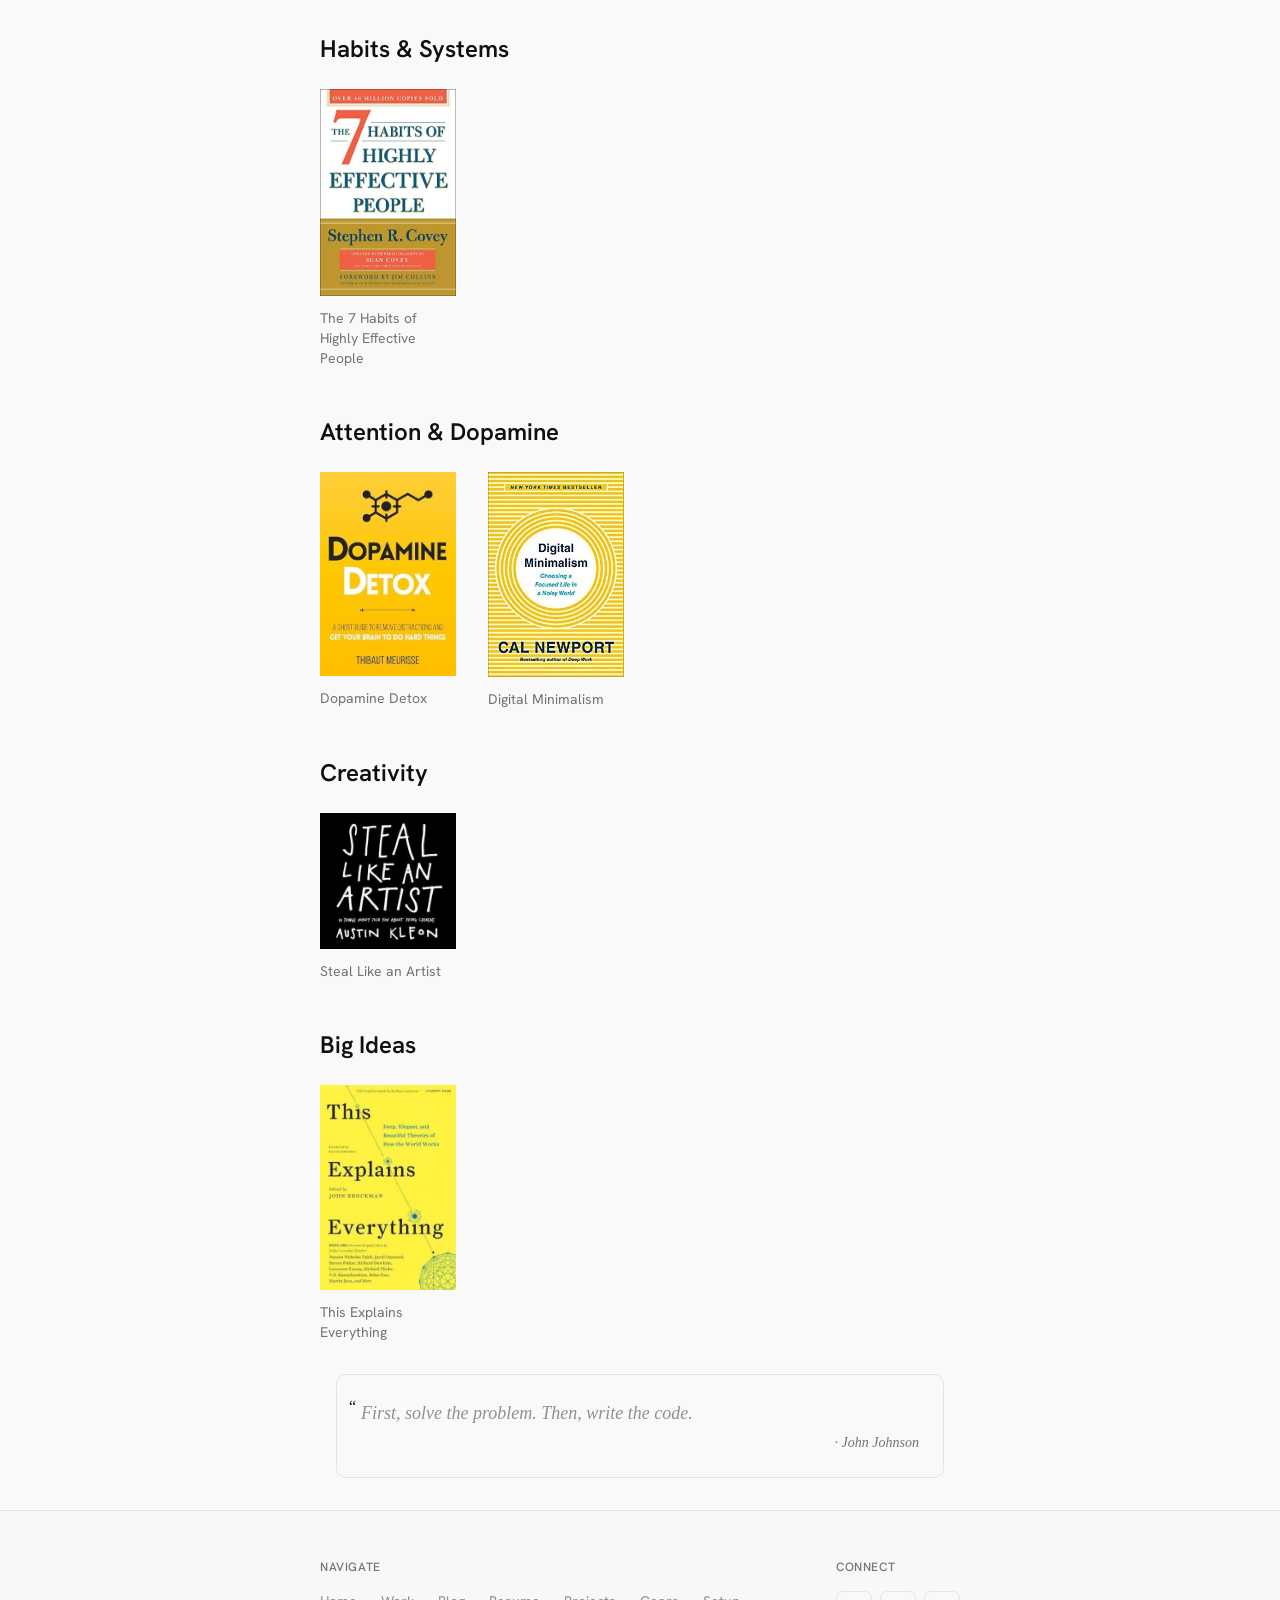
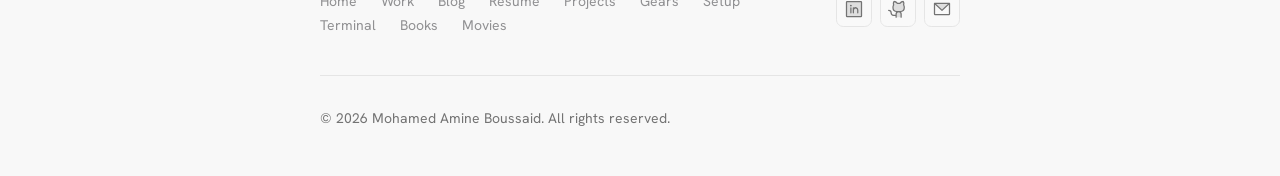
<file: books.html>
<!DOCTYPE html>
<html lang="en">
<head><meta charset="utf-8"/><meta content="width=device-width, initial-scale=1" name="viewport"/><title>Mohamed Amine Boussaid - Software Engineer</title><meta content="A collection of books that have influenced my thinking and growth. From personal development to business and creativity." name="description"/><meta content="software engineering books, tech books, Clean Code, Pragmatic Programmer, developer reading list, Mohamed Amine Boussaid books" name="keywords"/><meta content="index,follow" name="robots"/><link href="https://www.boussaidmohamedamine.com/books.html" rel="canonical"/><meta content="Books - Mohamed Amine Boussaid" property="og:title"/><meta content="Books that influenced my thinking and growth." property="og:description"/><meta content="website" property="og:type"/><meta content="https://www.boussaidmohamedamine.com/books.html" property="og:url"/><meta content="https://www.boussaidmohamedamine.com/assets/profile/og-card.png" property="og:image"/><meta content="1200" property="og:image:width"/><meta content="630" property="og:image:height"/><meta content="https://www.boussaidmohamedamine.com/assets/profile/og-card.png" name="twitter:image"/><meta content="summary_large_image" name="twitter:card"/><meta content="Books - Mohamed Amine Boussaid" name="twitter:title"/><meta content="Books that influenced my thinking and growth." name="twitter:description"/><meta content="Mohamed Amine Boussaid" name="author"/><link href="favicon.ico" rel="icon" sizes="any"/><link href="favicon-16x16.png" rel="icon" sizes="16x16" type="image/png"/><link href="favicon-32x32.png" rel="icon" sizes="32x32" type="image/png"/><link href="apple-touch-icon.png" rel="apple-touch-icon"/><link href="site.webmanifest" rel="manifest"/><link href="assets/css/fonts.css" rel="stylesheet"/><link href="assets/css/main.css" rel="stylesheet"/><script>try{if(localStorage.getItem('theme')==='dark')document.documentElement.classList.add('dark')}catch(e){}</script></head>
<body class="hankengrotesk_a9d8294d-module__aGBq3a__className hankengrotesk_a9d8294d-module__aGBq3a__variable geist_a71539c9-module__T19VSG__variable geist_mono_8d43a2aa-module__8Li5zG__variable antialiased"><div></div><div data-site-chrome=""></div><header class="sticky top-0 z-50 w-full bg-background/95 backdrop-blur supports-backdrop-filter:bg-background/60" data-site-chrome=""><div class="container mx-auto max-w-2xl px-4 flex h-14 items-center justify-between"><nav class="flex items-center gap-6 text-sm font-medium"><a class="text-secondary transition-colors hover:text-primary" href="index.html">Home</a><a class="text-secondary transition-colors hover:text-primary" href="work.html">Work</a><a class="text-secondary transition-colors hover:text-primary" href="blog.html">Blog</a><a class="text-secondary transition-colors hover:text-primary" href="resume.html">Resume</a></nav><div class="flex items-center gap-1"><button aria-label="Open search (Ctrl+K)" class="group/button inline-flex shrink-0 items-center justify-center text-muted-foreground transition-all outline-none focus-visible:border-ring focus-visible:ring-3 focus-visible:ring-ring/50 active:scale-[0.98] disabled:pointer-events-none disabled:opacity-50 aria-invalid:border-destructive aria-invalid:ring-3 aria-invalid:ring-destructive/20 dark:aria-invalid:border-destructive/50 dark:aria-invalid:ring-destructive/40 [&amp;_svg]:pointer-events-none [&amp;_svg]:shrink-0 [&amp;_svg:not([class*='size-'])]:size-4 sm:border sm:bg-clip-padding sm:text-sm sm:font-medium sm:whitespace-nowrap sm:border-border sm:bg-background aria-expanded:bg-muted aria-expanded:text-foreground dark:sm:border-input dark:sm:bg-input/30 sm:h-8 sm:px-2.5 sm:in-data-[slot=button-group]:rounded-lg sm:has-data-[icon=inline-end]:pr-1.5 sm:has-data-[icon=inline-start]:pl-1.5 sm:gap-1.5 sm:rounded-full sm:shadow-none sm:hover:bg-background sm:hover:text-muted-foreground dark:sm:hover:bg-input/30" data-size="sm" data-slot="button" data-variant="outline" id="cmdk-open" type="button"><svg aria-hidden="true" fill="none" viewbox="0 0 16 16"><path clip-rule="evenodd" d="M10.278 11.514a5.824 5.824 0 1 1 1.235-1.235l3.209 3.208A.875.875 0 0 1 14.111 15a.875.875 0 0 1-.624-.278l-3.209-3.208Zm.623-4.69a4.077 4.077 0 1 1-8.154 0 4.077 4.077 0 0 1 8.154 0Z" fill="currentColor" fill-rule="evenodd"></path></svg><kbd class="items-center gap-1 hidden sm:flex" data-slot="kbd-group"><kbd class="pointer-events-none inline-flex h-5 w-fit min-w-6 items-center justify-center gap-1 rounded-sm px-1 font-sans text-sm/none font-normal text-muted-foreground select-none [&amp;_svg:not([class*='size-'])]:size-3 bg-black/5 shadow-[inset_0_-1px_2px] shadow-black/10 dark:bg-white/10 dark:shadow-white/10 in-data-[slot=tooltip-content]:bg-white/20 in-data-[slot=tooltip-content]:text-background in-data-[slot=tooltip-content]:shadow-white/20 dark:in-data-[slot=tooltip-content]:bg-black/10 dark:in-data-[slot=tooltip-content]:shadow-black/10 dark:in-data-[slot=tooltip-content]:text-shadow-xs" data-slot="kbd">Ctrl</kbd><kbd class="pointer-events-none inline-flex h-5 items-center justify-center gap-1 rounded-sm px-1 font-sans text-sm/none font-normal text-muted-foreground select-none [&amp;_svg:not([class*='size-'])]:size-3 bg-black/5 shadow-[inset_0_-1px_2px] shadow-black/10 dark:bg-white/10 dark:shadow-white/10 in-data-[slot=tooltip-content]:bg-white/20 in-data-[slot=tooltip-content]:text-background in-data-[slot=tooltip-content]:shadow-white/20 dark:in-data-[slot=tooltip-content]:bg-black/10 dark:in-data-[slot=tooltip-content]:shadow-black/10 dark:in-data-[slot=tooltip-content]:text-shadow-xs w-5 min-w-5" data-slot="kbd">K</kbd></kbd></button><button aria-label="Toggle theme" class="inline-flex size-8 items-center justify-center rounded-md text-muted-foreground transition-colors hover:text-primary" id="theme-toggle" type="button"><svg aria-hidden="true" class="icon-moon size-4" fill="currentColor" viewBox="0 0 256 256" xmlns="http://www.w3.org/2000/svg"><path d="M233.54,142.23a8,8,0,0,0-8-2,88.08,88.08,0,0,1-109.8-109.8,8,8,0,0,0-10-10A104.84,104.84,0,1,0,230.36,150.21,8,8,0,0,0,233.54,142.23ZM128,208A104,104,0,0,1,48.46,72.46,88.13,88.13,0,0,0,183.54,207.54,103.72,103.72,0,0,1,128,208Z"></path></svg><svg aria-hidden="true" class="icon-sun size-4 hidden" fill="currentColor" viewBox="0 0 256 256" xmlns="http://www.w3.org/2000/svg"><path d="M120,40V16a8,8,0,0,1,16,0V40a8,8,0,0,1-16,0Zm8,24a64,64,0,1,0,64,64A64.07,64.07,0,0,0,128,64Zm0,112a48,48,0,1,1,48-48A48.05,48.05,0,0,1,128,176ZM58.34,69.66a8,8,0,0,0,11.32-11.32l-16-16a8,8,0,0,0-11.32,11.32Zm0,116.68a8,8,0,0,0-11.32,11.32l16,16a8,8,0,0,0,11.32-11.32ZM192,72a8,8,0,0,0,5.66-2.34l16-16a8,8,0,0,0-11.32-11.32l-16,16A8,8,0,0,0,192,72Zm5.66,114.34a8,8,0,0,0-11.32,11.32l16,16a8,8,0,0,0,11.32-11.32ZM48,128a8,8,0,0,0-8-8H16a8,8,0,0,0,0,16h24A8,8,0,0,0,48,128Zm80,80a8,8,0,0,0-8,8v24a8,8,0,0,0,16,0V216A8,8,0,0,0,128,208Z"></path></svg></button></div></div></header><main><div class="container mx-auto max-w-2xl px-4 undefined"><section class="space-y-4 pt-8"><div class="animate-in-up pb-8"><h1 class="text-2xl font-bold tracking-tight">Books</h1><p class="max-w-2xl text-secondary">A collection of books that have influenced my thinking and growth.</p></div><div class="animate-in-up" style="animation-delay:0.05s"><div class="shrink-0 bg-border data-horizontal:h-px data-horizontal:w-full data-vertical:w-px data-vertical:self-stretch" data-orientation="horizontal" data-slot="separator" role="none"></div></div><div class="space-y-12"><div class="animate-in-up space-y-6" style="animation-delay:0.1s"><h2 class="text-2xl font-semibold">Software Engineering</h2><div class="grid grid-cols-2 gap-6 sm:grid-cols-3 md:grid-cols-4 md:gap-8"><div class="animate-in-up" style="animation-delay:0.15s"><button aria-label="Clean Code by Robert C. Martin" class="group flex w-full flex-col items-start gap-3 text-left" type="button"><div class="book-module__4gASea__perspective book-module__4gASea__responsive" style="--book-width-sm:140;--book-width-md:160;--book-width-lg:160;--book-width:140;--book-text-color:var(--foreground)"><div class="book-module__4gASea__rotateWrapper book-module__4gASea__cover"><div class="book-module__4gASea__book"><div aria-hidden="true" class="book-module__4gASea__coverImage"><img alt="" aria-hidden="true" class="size-full object-cover" src="assets/books/cover-1.jpg"/></div><div aria-hidden="true" class="book-module__4gASea__bind book-module__4gASea__coverBind"></div></div><div aria-hidden="true" class="book-module__4gASea__pages"></div><div aria-hidden="true" class="book-module__4gASea__back"></div></div></div><p class="text-sm text-muted-foreground transition-colors group-hover:text-foreground">Clean Code</p></button></div><div class="animate-in-up" style="animation-delay:0.16s"><button aria-label="The Pragmatic Programmer by David Thomas & Andrew Hunt" class="group flex w-full flex-col items-start gap-3 text-left" type="button"><div class="book-module__4gASea__perspective book-module__4gASea__responsive" style="--book-width-sm:140;--book-width-md:160;--book-width-lg:160;--book-width:140;--book-text-color:var(--foreground)"><div class="book-module__4gASea__rotateWrapper book-module__4gASea__cover"><div class="book-module__4gASea__book"><div aria-hidden="true" class="book-module__4gASea__coverImage"><img alt="" aria-hidden="true" class="size-full object-cover" src="assets/books/cover-2.jpg"/></div><div aria-hidden="true" class="book-module__4gASea__bind book-module__4gASea__coverBind"></div></div><div aria-hidden="true" class="book-module__4gASea__pages"></div><div aria-hidden="true" class="book-module__4gASea__back"></div></div></div><p class="text-sm text-muted-foreground transition-colors group-hover:text-foreground">The Pragmatic Programmer</p></button></div><div class="animate-in-up" style="animation-delay:0.17s"><button aria-label="Refactoring by Martin Fowler" class="group flex w-full flex-col items-start gap-3 text-left" type="button"><div class="book-module__4gASea__perspective book-module__4gASea__responsive" style="--book-width-sm:140;--book-width-md:160;--book-width-lg:160;--book-width:140;--book-text-color:var(--foreground)"><div class="book-module__4gASea__rotateWrapper book-module__4gASea__cover"><div class="book-module__4gASea__book"><div aria-hidden="true" class="book-module__4gASea__coverImage"><img alt="" aria-hidden="true" class="size-full object-cover" src="assets/books/cover-3.jpg"/></div><div aria-hidden="true" class="book-module__4gASea__bind book-module__4gASea__coverBind"></div></div><div aria-hidden="true" class="book-module__4gASea__pages"></div><div aria-hidden="true" class="book-module__4gASea__back"></div></div></div><p class="text-sm text-muted-foreground transition-colors group-hover:text-foreground">Refactoring</p></button></div><div class="animate-in-up" style="animation-delay:0.18s"><button aria-label="Design Patterns by Gang of Four" class="group flex w-full flex-col items-start gap-3 text-left" type="button"><div class="book-module__4gASea__perspective book-module__4gASea__responsive" style="--book-width-sm:140;--book-width-md:160;--book-width-lg:160;--book-width:140;--book-text-color:var(--foreground)"><div class="book-module__4gASea__rotateWrapper book-module__4gASea__cover"><div class="book-module__4gASea__book"><div aria-hidden="true" class="book-module__4gASea__coverImage"><img alt="" aria-hidden="true" class="size-full object-cover" src="assets/books/cover-4.jpg"/></div><div aria-hidden="true" class="book-module__4gASea__bind book-module__4gASea__coverBind"></div></div><div aria-hidden="true" class="book-module__4gASea__pages"></div><div aria-hidden="true" class="book-module__4gASea__back"></div></div></div><p class="text-sm text-muted-foreground transition-colors group-hover:text-foreground">Design Patterns</p></button></div></div></div><div class="animate-in-up space-y-6" style="animation-delay:0.15000000000000002s"><h2 class="text-2xl font-semibold">Growth &amp; Mindset</h2><div class="grid grid-cols-2 gap-6 sm:grid-cols-3 md:grid-cols-4 md:gap-8"><div class="animate-in-up" style="animation-delay:0.20s"><button aria-label="Deep Work by Cal Newport" class="group flex w-full flex-col items-start gap-3 text-left" type="button"><div class="book-module__4gASea__perspective book-module__4gASea__responsive" style="--book-width-sm:140;--book-width-md:160;--book-width-lg:160;--book-width:140;--book-text-color:var(--foreground)"><div class="book-module__4gASea__rotateWrapper book-module__4gASea__cover"><div class="book-module__4gASea__book"><div aria-hidden="true" class="book-module__4gASea__coverImage"><img alt="" aria-hidden="true" class="size-full object-cover" src="assets/books/cover-5.jpg"/></div><div aria-hidden="true" class="book-module__4gASea__bind book-module__4gASea__coverBind"></div></div><div aria-hidden="true" class="book-module__4gASea__pages"></div><div aria-hidden="true" class="book-module__4gASea__back"></div></div></div><p class="text-sm text-muted-foreground transition-colors group-hover:text-foreground">Deep Work</p></button></div><div class="animate-in-up" style="animation-delay:0.21s"><button aria-label="Atomic Habits by James Clear" class="group flex w-full flex-col items-start gap-3 text-left" type="button"><div class="book-module__4gASea__perspective book-module__4gASea__responsive" style="--book-width-sm:140;--book-width-md:160;--book-width-lg:160;--book-width:140;--book-text-color:var(--foreground)"><div class="book-module__4gASea__rotateWrapper book-module__4gASea__cover"><div class="book-module__4gASea__book"><div aria-hidden="true" class="book-module__4gASea__coverImage"><img alt="" aria-hidden="true" class="size-full object-cover" src="assets/books/cover-6.jpg"/></div><div aria-hidden="true" class="book-module__4gASea__bind book-module__4gASea__coverBind"></div></div><div aria-hidden="true" class="book-module__4gASea__pages"></div><div aria-hidden="true" class="book-module__4gASea__back"></div></div></div><p class="text-sm text-muted-foreground transition-colors group-hover:text-foreground">Atomic Habits</p></button></div><div class="animate-in-up" style="animation-delay:0.22s"><button aria-label="The Clean Coder by Robert C. Martin" class="group flex w-full flex-col items-start gap-3 text-left" type="button"><div class="book-module__4gASea__perspective book-module__4gASea__responsive" style="--book-width-sm:140;--book-width-md:160;--book-width-lg:160;--book-width:140;--book-text-color:var(--foreground)"><div class="book-module__4gASea__rotateWrapper book-module__4gASea__cover"><div class="book-module__4gASea__book"><div aria-hidden="true" class="book-module__4gASea__coverImage"><img alt="" aria-hidden="true" class="size-full object-cover" src="assets/books/cover-7.jpg"/></div><div aria-hidden="true" class="book-module__4gASea__bind book-module__4gASea__coverBind"></div></div><div aria-hidden="true" class="book-module__4gASea__pages"></div><div aria-hidden="true" class="book-module__4gASea__back"></div></div></div><p class="text-sm text-muted-foreground transition-colors group-hover:text-foreground">The Clean Coder</p></button></div><div class="animate-in-up" style="animation-delay:0.23s"><button aria-label="Soft Skills by John Sonmez" class="group flex w-full flex-col items-start gap-3 text-left" type="button"><div class="book-module__4gASea__perspective book-module__4gASea__responsive" style="--book-width-sm:140;--book-width-md:160;--book-width-lg:160;--book-width:140;--book-text-color:var(--foreground)"><div class="book-module__4gASea__rotateWrapper book-module__4gASea__cover"><div class="book-module__4gASea__book"><div aria-hidden="true" class="book-module__4gASea__coverImage"><img alt="" aria-hidden="true" class="size-full object-cover" src="assets/books/cover-8.jpg"/></div><div aria-hidden="true" class="book-module__4gASea__bind book-module__4gASea__coverBind"></div></div><div aria-hidden="true" class="book-module__4gASea__pages"></div><div aria-hidden="true" class="book-module__4gASea__back"></div></div></div><p class="text-sm text-muted-foreground transition-colors group-hover:text-foreground">Soft Skills</p></button></div></div></div><div class="animate-in-up space-y-6" style="animation-delay:0.2s"><h2 class="text-2xl font-semibold">Discipline &amp; Grit</h2><div class="grid grid-cols-2 gap-6 sm:grid-cols-3 md:grid-cols-4 md:gap-8"><div class="animate-in-up" style="animation-delay:0.25s"><button aria-label="No Excuses by Brian Tracy" class="group flex w-full flex-col items-start gap-3 text-left" type="button"><div class="book-module__4gASea__perspective book-module__4gASea__responsive" style="--book-width-sm:140;--book-width-md:160;--book-width-lg:160;--book-width:140;--book-text-color:var(--foreground)"><div class="book-module__4gASea__rotateWrapper book-module__4gASea__cover"><div class="book-module__4gASea__book"><div aria-hidden="true" class="book-module__4gASea__coverImage"><img alt="" aria-hidden="true" class="size-full object-cover" src="assets/books/cover-9.jpg"/></div><div aria-hidden="true" class="book-module__4gASea__bind book-module__4gASea__coverBind"></div></div><div aria-hidden="true" class="book-module__4gASea__pages"></div><div aria-hidden="true" class="book-module__4gASea__back"></div></div></div><p class="text-sm text-muted-foreground transition-colors group-hover:text-foreground">No Excuses</p></button></div><div class="animate-in-up" style="animation-delay:0.3s"><button aria-label="Can't Hurt Me by David Goggins" class="group flex w-full flex-col items-start gap-3 text-left" type="button"><div class="book-module__4gASea__perspective book-module__4gASea__responsive" style="--book-width-sm:140;--book-width-md:160;--book-width-lg:160;--book-width:140;--book-text-color:var(--foreground)"><div class="book-module__4gASea__rotateWrapper book-module__4gASea__cover"><div class="book-module__4gASea__book"><div aria-hidden="true" class="book-module__4gASea__coverImage"><img alt="" aria-hidden="true" class="size-full object-cover" src="assets/books/cover-10.jpg"/></div><div aria-hidden="true" class="book-module__4gASea__bind book-module__4gASea__coverBind"></div></div><div aria-hidden="true" class="book-module__4gASea__pages"></div><div aria-hidden="true" class="book-module__4gASea__back"></div></div></div><p class="text-sm text-muted-foreground transition-colors group-hover:text-foreground">Can't Hurt Me</p></button></div><div class="animate-in-up" style="animation-delay:0.35s"><button aria-label="Unfuck Yourself by Gary John Bishop" class="group flex w-full flex-col items-start gap-3 text-left" type="button"><div class="book-module__4gASea__perspective book-module__4gASea__responsive" style="--book-width-sm:140;--book-width-md:160;--book-width-lg:160;--book-width:140;--book-text-color:var(--foreground)"><div class="book-module__4gASea__rotateWrapper book-module__4gASea__cover"><div class="book-module__4gASea__book"><div aria-hidden="true" class="book-module__4gASea__coverImage"><img alt="" aria-hidden="true" class="size-full object-cover" src="assets/books/cover-11.jpg"/></div><div aria-hidden="true" class="book-module__4gASea__bind book-module__4gASea__coverBind"></div></div><div aria-hidden="true" class="book-module__4gASea__pages"></div><div aria-hidden="true" class="book-module__4gASea__back"></div></div></div><p class="text-sm text-muted-foreground transition-colors group-hover:text-foreground">Unfuck Yourself</p></button></div></div></div><div class="animate-in-up space-y-6" style="animation-delay:0.25s"><h2 class="text-2xl font-semibold">Meaning &amp; Mind</h2><div class="grid grid-cols-2 gap-6 sm:grid-cols-3 md:grid-cols-4 md:gap-8"><div class="animate-in-up" style="animation-delay:0.30000000000000004s"><button aria-label="Man's Search for Meaning by Viktor E. Frankl" class="group flex w-full flex-col items-start gap-3 text-left" type="button"><div class="book-module__4gASea__perspective book-module__4gASea__responsive" style="--book-width-sm:140;--book-width-md:160;--book-width-lg:160;--book-width:140;--book-text-color:var(--foreground)"><div class="book-module__4gASea__rotateWrapper book-module__4gASea__cover"><div class="book-module__4gASea__book"><div aria-hidden="true" class="book-module__4gASea__coverImage"><img alt="" aria-hidden="true" class="size-full object-cover" src="assets/books/cover-12.jpg"/></div><div aria-hidden="true" class="book-module__4gASea__bind book-module__4gASea__coverBind"></div></div><div aria-hidden="true" class="book-module__4gASea__pages"></div><div aria-hidden="true" class="book-module__4gASea__back"></div></div></div><p class="text-sm text-muted-foreground transition-colors group-hover:text-foreground">Man's Search for Meaning</p></button></div><div class="animate-in-up" style="animation-delay:0.35000000000000003s"><button aria-label="The Power of Your Subconscious Mind by Joseph Murphy" class="group flex w-full flex-col items-start gap-3 text-left" type="button"><div class="book-module__4gASea__perspective book-module__4gASea__responsive" style="--book-width-sm:140;--book-width-md:160;--book-width-lg:160;--book-width:140;--book-text-color:var(--foreground)"><div class="book-module__4gASea__rotateWrapper book-module__4gASea__cover"><div class="book-module__4gASea__book"><div aria-hidden="true" class="book-module__4gASea__coverImage"><img alt="" aria-hidden="true" class="size-full object-cover" src="assets/books/cover-13.jpg"/></div><div aria-hidden="true" class="book-module__4gASea__bind book-module__4gASea__coverBind"></div></div><div aria-hidden="true" class="book-module__4gASea__pages"></div><div aria-hidden="true" class="book-module__4gASea__back"></div></div></div><p class="text-sm text-muted-foreground transition-colors group-hover:text-foreground">The Power of Your Subconscious Mind</p></button></div></div></div><div class="animate-in-up space-y-6" style="animation-delay:0.30000000000000004s"><h2 class="text-2xl font-semibold">Habits &amp; Systems</h2><div class="grid grid-cols-2 gap-6 sm:grid-cols-3 md:grid-cols-4 md:gap-8"><div class="animate-in-up" style="animation-delay:0.35s"><button aria-label="The 7 Habits of Highly Effective People by Stephen R. Covey" class="group flex w-full flex-col items-start gap-3 text-left" type="button"><div class="book-module__4gASea__perspective book-module__4gASea__responsive" style="--book-width-sm:140;--book-width-md:160;--book-width-lg:160;--book-width:140;--book-text-color:var(--foreground)"><div class="book-module__4gASea__rotateWrapper book-module__4gASea__cover"><div class="book-module__4gASea__book"><div aria-hidden="true" class="book-module__4gASea__coverImage"><img alt="" aria-hidden="true" class="size-full object-cover" src="assets/books/cover-14.jpg"/></div><div aria-hidden="true" class="book-module__4gASea__bind book-module__4gASea__coverBind"></div></div><div aria-hidden="true" class="book-module__4gASea__pages"></div><div aria-hidden="true" class="book-module__4gASea__back"></div></div></div><p class="text-sm text-muted-foreground transition-colors group-hover:text-foreground">The 7 Habits of Highly Effective People</p></button></div></div></div><div class="animate-in-up space-y-6" style="animation-delay:0.35s"><h2 class="text-2xl font-semibold">Attention &amp; Dopamine</h2><div class="grid grid-cols-2 gap-6 sm:grid-cols-3 md:grid-cols-4 md:gap-8"><div class="animate-in-up" style="animation-delay:0.4s"><button aria-label="Dopamine Detox by Thibaut Meurisse" class="group flex w-full flex-col items-start gap-3 text-left" type="button"><div class="book-module__4gASea__perspective book-module__4gASea__responsive" style="--book-width-sm:140;--book-width-md:160;--book-width-lg:160;--book-width:140;--book-text-color:var(--foreground)"><div class="book-module__4gASea__rotateWrapper book-module__4gASea__cover"><div class="book-module__4gASea__book"><div aria-hidden="true" class="book-module__4gASea__coverImage"><img alt="" aria-hidden="true" class="size-full object-cover" src="assets/books/cover-15.jpg"/></div><div aria-hidden="true" class="book-module__4gASea__bind book-module__4gASea__coverBind"></div></div><div aria-hidden="true" class="book-module__4gASea__pages"></div><div aria-hidden="true" class="book-module__4gASea__back"></div></div></div><p class="text-sm text-muted-foreground transition-colors group-hover:text-foreground">Dopamine Detox</p></button></div><div class="animate-in-up" style="animation-delay:0.45s"><button aria-label="Digital Minimalism by Cal Newport" class="group flex w-full flex-col items-start gap-3 text-left" type="button"><div class="book-module__4gASea__perspective book-module__4gASea__responsive" style="--book-width-sm:140;--book-width-md:160;--book-width-lg:160;--book-width:140;--book-text-color:var(--foreground)"><div class="book-module__4gASea__rotateWrapper book-module__4gASea__cover"><div class="book-module__4gASea__book"><div aria-hidden="true" class="book-module__4gASea__coverImage"><img alt="" aria-hidden="true" class="size-full object-cover" src="assets/books/cover-16.jpg"/></div><div aria-hidden="true" class="book-module__4gASea__bind book-module__4gASea__coverBind"></div></div><div aria-hidden="true" class="book-module__4gASea__pages"></div><div aria-hidden="true" class="book-module__4gASea__back"></div></div></div><p class="text-sm text-muted-foreground transition-colors group-hover:text-foreground">Digital Minimalism</p></button></div></div></div><div class="animate-in-up space-y-6" style="animation-delay:0.4s"><h2 class="text-2xl font-semibold">Creativity</h2><div class="grid grid-cols-2 gap-6 sm:grid-cols-3 md:grid-cols-4 md:gap-8"><div class="animate-in-up" style="animation-delay:0.45000000000000007s"><button aria-label="Steal Like an Artist by Austin Kleon" class="group flex w-full flex-col items-start gap-3 text-left" type="button"><div class="book-module__4gASea__perspective book-module__4gASea__responsive" style="--book-width-sm:140;--book-width-md:160;--book-width-lg:160;--book-width:140;--book-text-color:var(--foreground)"><div class="book-module__4gASea__rotateWrapper book-module__4gASea__cover"><div class="book-module__4gASea__book"><div aria-hidden="true" class="book-module__4gASea__coverImage"><img alt="" aria-hidden="true" class="size-full object-cover" src="assets/books/cover-17.jpg"/></div><div aria-hidden="true" class="book-module__4gASea__bind book-module__4gASea__coverBind"></div></div><div aria-hidden="true" class="book-module__4gASea__pages"></div><div aria-hidden="true" class="book-module__4gASea__back"></div></div></div><p class="text-sm text-muted-foreground transition-colors group-hover:text-foreground">Steal Like an Artist</p></button></div></div></div><div class="animate-in-up space-y-6" style="animation-delay:0.45000000000000007s"><h2 class="text-2xl font-semibold">Big Ideas</h2><div class="grid grid-cols-2 gap-6 sm:grid-cols-3 md:grid-cols-4 md:gap-8"><div class="animate-in-up" style="animation-delay:0.5s"><button aria-label="This Explains Everything by John Brockman" class="group flex w-full flex-col items-start gap-3 text-left" type="button"><div class="book-module__4gASea__perspective book-module__4gASea__responsive" style="--book-width-sm:140;--book-width-md:160;--book-width-lg:160;--book-width:140;--book-text-color:var(--foreground)"><div class="book-module__4gASea__rotateWrapper book-module__4gASea__cover"><div class="book-module__4gASea__book"><div aria-hidden="true" class="book-module__4gASea__coverImage"><img alt="" aria-hidden="true" class="size-full object-cover" src="assets/books/cover-18.jpg"/></div><div aria-hidden="true" class="book-module__4gASea__bind book-module__4gASea__coverBind"></div></div><div aria-hidden="true" class="book-module__4gASea__pages"></div><div aria-hidden="true" class="book-module__4gASea__back"></div></div></div><p class="text-sm text-muted-foreground transition-colors group-hover:text-foreground">This Explains Everything</p></button></div></div></div></div></section><div class="container mx-auto max-w-2xl px-4 py-8"><div id="quote-card"></div></div></div></main><div class="pointer-events-none fixed inset-x-0 bottom-0 z-10 h-[60px] select-none bg-gradient-to-t from-background to-transparent opacity-100 backdrop-blur-[5px] [mask-image:linear-gradient(to_top,black_50%,transparent)] [-webkit-mask-image:linear-gradient(to_top,black_50%,transparent)] dark:[mask-image:linear-gradient(to_top,black_50%,transparent)] dark:[-webkit-mask-image:linear-gradient(to_top,black_50%,transparent)]" data-site-chrome="" style="user-select:none"></div><footer class="border-t border-border bg-muted/30" data-site-chrome=""><div class="container mx-auto max-w-2xl px-4 py-12"><div class="flex flex-col gap-10 sm:flex-row sm:items-start sm:justify-between sm:gap-8"><div class="flex flex-col gap-4"><p class="text-xs font-medium uppercase tracking-wider text-muted-foreground">Navigate</p><nav class="flex flex-wrap gap-x-6 gap-y-1"><a class="text-sm text-secondary transition-colors hover:text-primary" href="index.html">Home</a><a class="text-sm text-secondary transition-colors hover:text-primary" href="work.html">Work</a><a class="text-sm text-secondary transition-colors hover:text-primary" href="blog.html">Blog</a><a class="text-sm text-secondary transition-colors hover:text-primary" href="resume.html">Resume</a><a class="text-sm text-secondary transition-colors hover:text-primary" href="projects.html">Projects</a><a class="text-sm text-secondary transition-colors hover:text-primary" href="gears.html">Gears</a><a class="text-sm text-secondary transition-colors hover:text-primary" href="setup.html">Setup</a><a class="text-sm text-secondary transition-colors hover:text-primary" href="terminal.html">Terminal</a><a class="text-sm text-secondary transition-colors hover:text-primary" href="books.html">Books</a><a class="text-sm text-secondary transition-colors hover:text-primary" href="movies.html">Movies</a></nav></div><div class="flex flex-col gap-4"><p class="text-xs font-medium uppercase tracking-wider text-muted-foreground">Connect</p><div class="flex gap-2"><a aria-label="LinkedIn" class="flex size-9 items-center justify-center rounded-lg border border-border bg-background text-muted-foreground transition-colors hover:bg-muted hover:text-primary" href="https://www.linkedin.com/in/boussaidmohamedamine/" rel="noopener noreferrer" target="_blank" data-tooltip="Follow me on LinkedIn"><svg class="size-5" fill="currentColor" height="1em" viewbox="0 0 256 256" width="1em" xmlns="http://www.w3.org/2000/svg"><path d="M224,40V216a8,8,0,0,1-8,8H40a8,8,0,0,1-8-8V40a8,8,0,0,1,8-8H216A8,8,0,0,1,224,40Z" opacity="0.2"></path><path d="M216,24H40A16,16,0,0,0,24,40V216a16,16,0,0,0,16,16H216a16,16,0,0,0,16-16V40A16,16,0,0,0,216,24Zm0,192H40V40H216V216ZM96,112v64a8,8,0,0,1-16,0V112a8,8,0,0,1,16,0Zm88,28v36a8,8,0,0,1-16,0V140a20,20,0,0,0-40,0v36a8,8,0,0,1-16,0V112a8,8,0,0,1,15.79-1.78A36,36,0,0,1,184,140ZM100,84A12,12,0,1,1,88,72,12,12,0,0,1,100,84Z"></path></svg></a><a aria-label="Github" class="flex size-9 items-center justify-center rounded-lg border border-border bg-background text-muted-foreground transition-colors hover:bg-muted hover:text-primary" href="https://github.com/Boussaid001" rel="noopener noreferrer" target="_blank" data-tooltip="Follow me on GitHub"><svg class="size-5" fill="currentColor" height="1em" viewbox="0 0 256 256" width="1em" xmlns="http://www.w3.org/2000/svg"><path d="M208,104v8a48,48,0,0,1-48,48H136a32,32,0,0,1,32,32v40H104V192a32,32,0,0,1,32-32H112a48,48,0,0,1-48-48v-8a49.28,49.28,0,0,1,8.51-27.3A51.92,51.92,0,0,1,76,32a52,52,0,0,1,43.83,24h32.34A52,52,0,0,1,196,32a51.92,51.92,0,0,1,3.49,44.7A49.28,49.28,0,0,1,208,104Z" opacity="0.2"></path><path d="M208.3,75.68A59.74,59.74,0,0,0,202.93,28,8,8,0,0,0,196,24a59.75,59.75,0,0,0-48,24H124A59.75,59.75,0,0,0,76,24a8,8,0,0,0-6.93,4,59.78,59.78,0,0,0-5.38,47.68A58.14,58.14,0,0,0,56,104v8a56.06,56.06,0,0,0,48.44,55.47A39.8,39.8,0,0,0,96,192v8H72a24,24,0,0,1-24-24A40,40,0,0,0,8,136a8,8,0,0,0,0,16,24,24,0,0,1,24,24,40,40,0,0,0,40,40H96v16a8,8,0,0,0,16,0V192a24,24,0,0,1,48,0v40a8,8,0,0,0,16,0V192a39.8,39.8,0,0,0-8.44-24.53A56.06,56.06,0,0,0,216,112v-8A58,58,0,0,0,208.3,75.68ZM200,112a40,40,0,0,1-40,40H112a40,40,0,0,1-40-40v-8a41.74,41.74,0,0,1,6.9-22.48A8,8,0,0,0,80,73.83a43.81,43.81,0,0,1,.79-33.58,43.88,43.88,0,0,1,32.32,20.06A8,8,0,0,0,119.82,64h32.35a8,8,0,0,0,6.74-3.69,43.87,43.87,0,0,1,32.32-20.06A43.81,43.81,0,0,1,192,73.83a8.09,8.09,0,0,0,1,7.65A41.76,41.76,0,0,1,200,104Z"></path></svg></a><a aria-label="Email" class="flex size-9 items-center justify-center rounded-lg border border-border bg-background text-muted-foreground transition-colors hover:bg-muted hover:text-primary" href="mailto:contact@boussaidmohamedamine.com" rel="noopener noreferrer" target="_blank" data-tooltip="Email me for collaboration"><svg class="size-5" fill="currentColor" height="1em" viewbox="0 0 256 256" width="1em" xmlns="http://www.w3.org/2000/svg"><path d="M224,56l-96,88L32,56Z" opacity="0.2"></path><path d="M224,48H32a8,8,0,0,0-8,8V192a16,16,0,0,0,16,16H216a16,16,0,0,0,16-16V56A8,8,0,0,0,224,48ZM203.43,64,128,133.15,52.57,64ZM216,192H40V74.19l82.59,75.71a8,8,0,0,0,10.82,0L216,74.19V192Z"></path></svg></a></div></div></div><div class="mt-10 flex flex-col items-center justify-between gap-2 border-t border-border pt-8 sm:flex-row sm:items-center sm:gap-4"><p class="text-sm text-muted-foreground">© 2026 Mohamed Amine Boussaid. All rights reserved.</p></div></div></footer><section aria-atomic="false" aria-label="Notifications alt+T" aria-live="polite" aria-relevant="additions text" tabindex="-1"></section><script>window.ONEKO_BASE='assets/oneko/';</script><script defer src="assets/js/site.js"></script><script defer src="assets/oneko/oneko.js"></script></body>
</html>
</file>
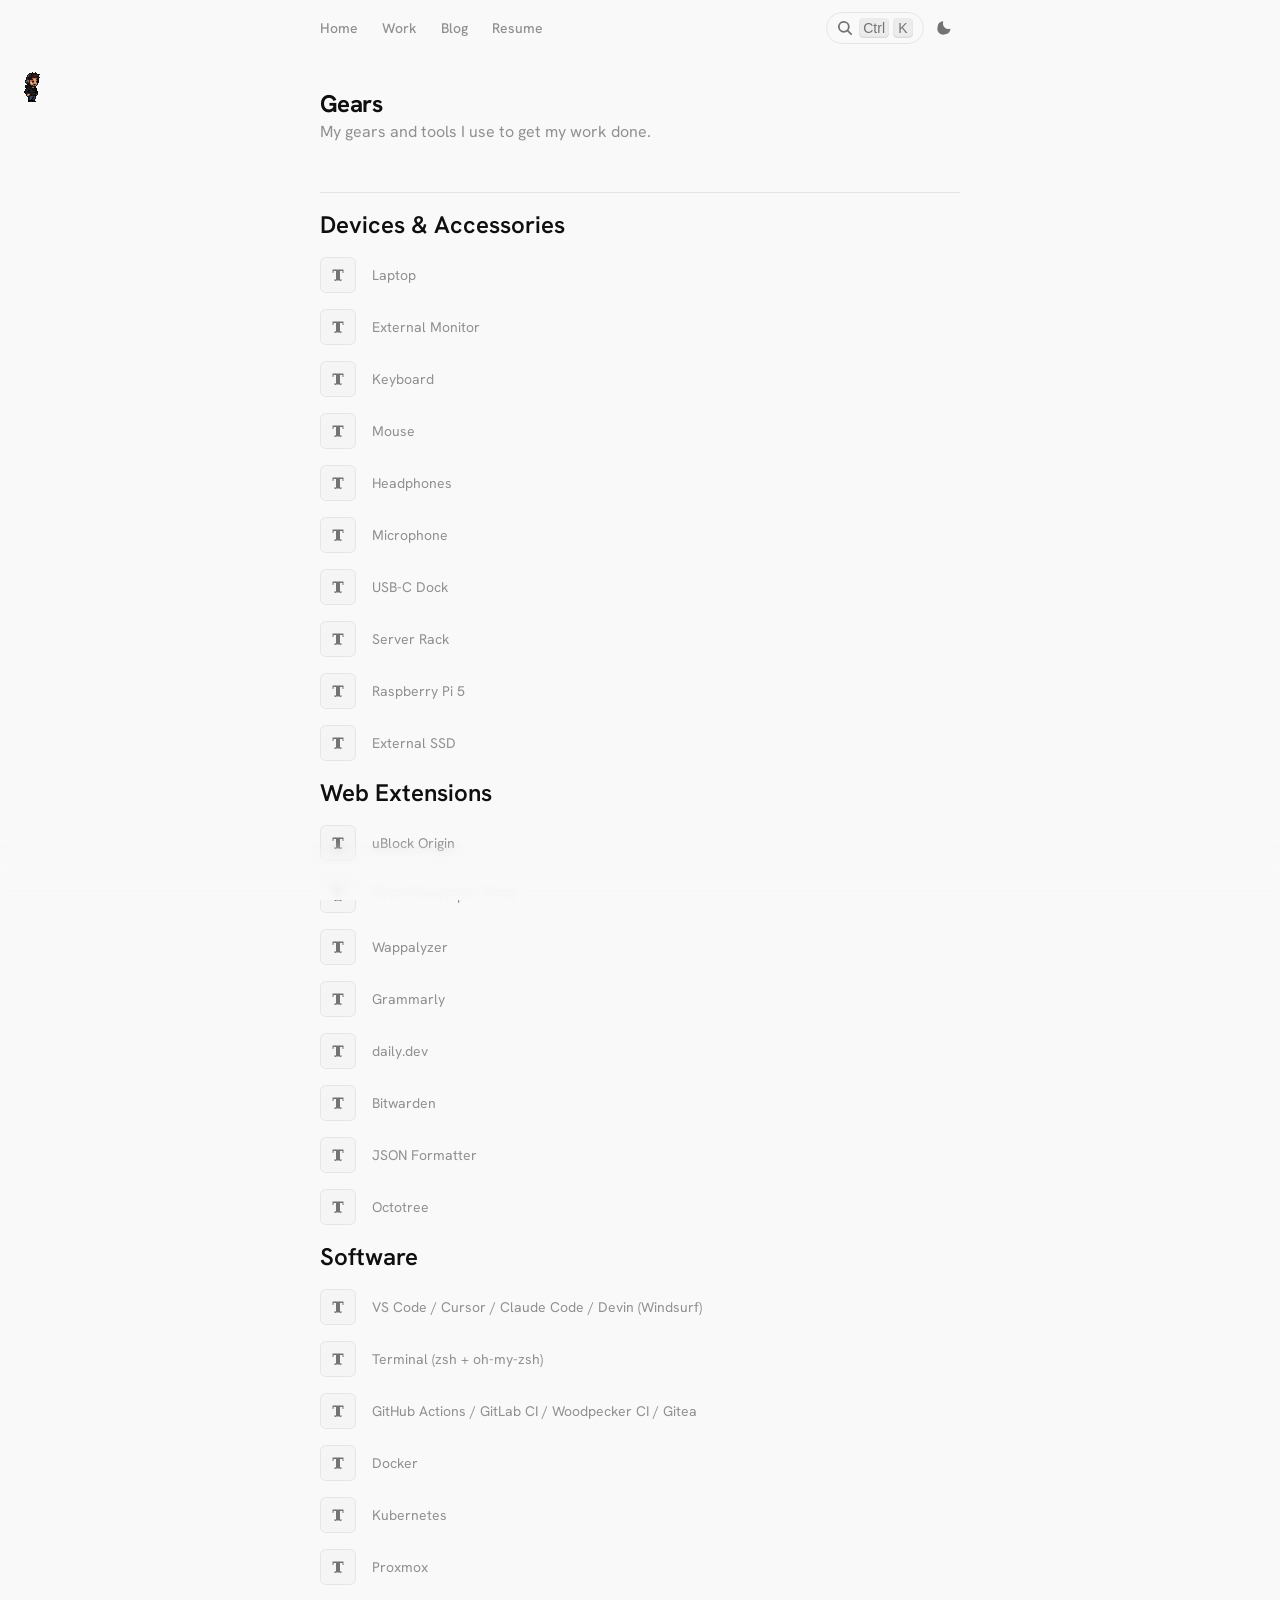
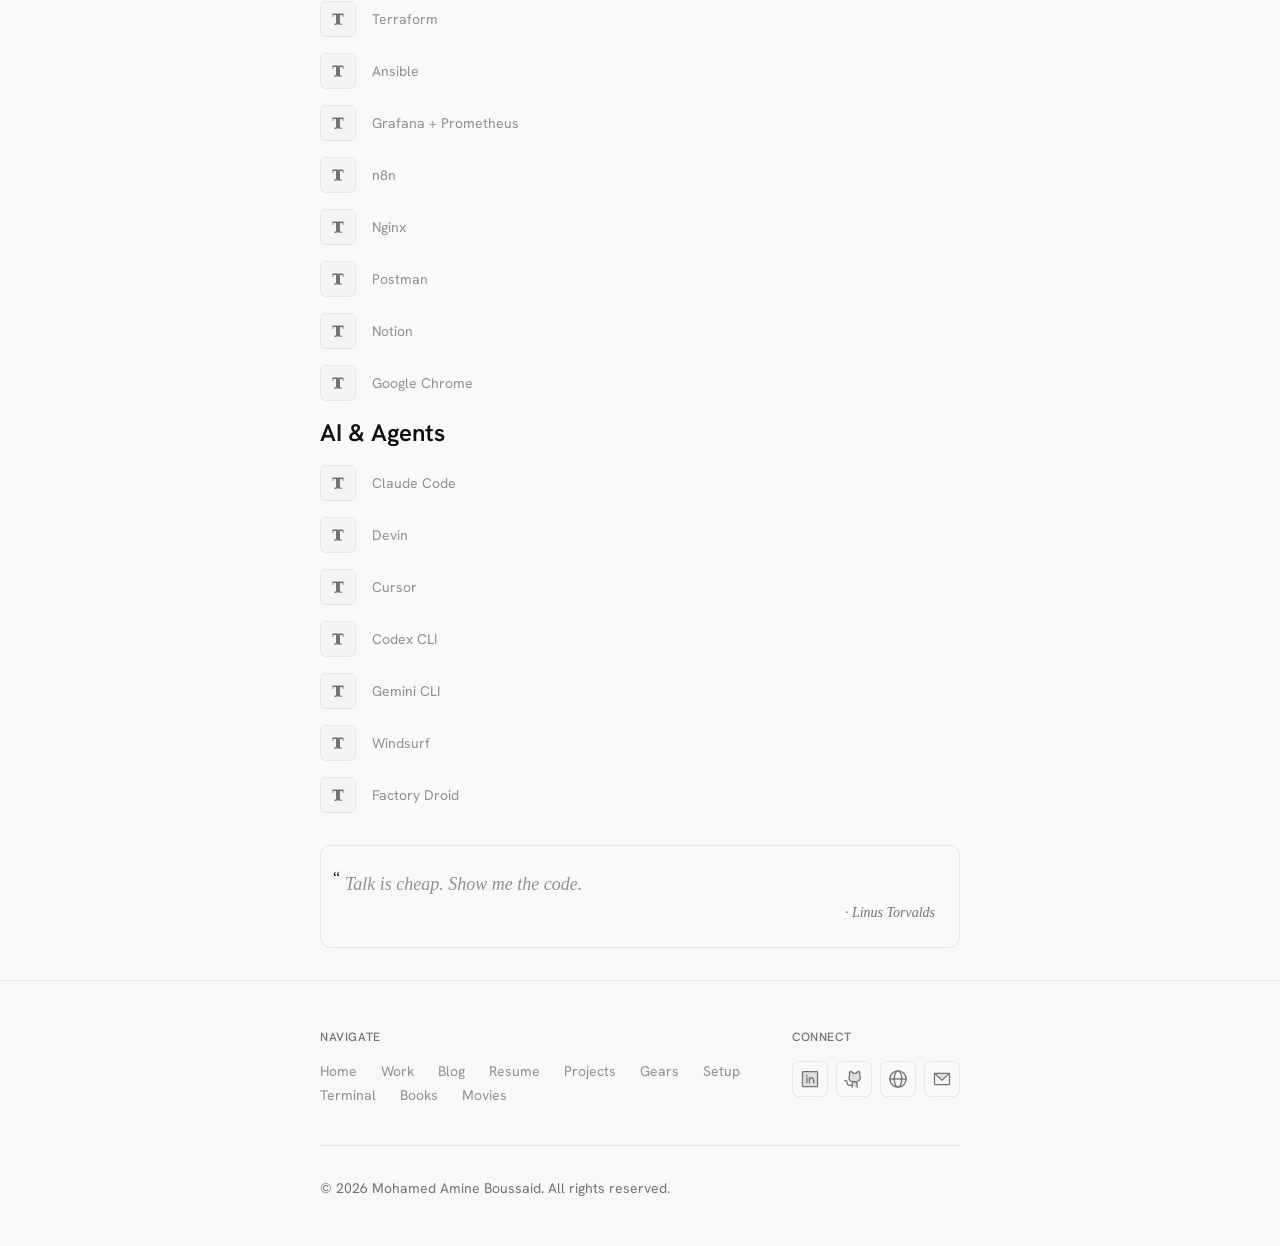
<file: gears.html>
<!DOCTYPE html>
<html lang="en">
<head><meta charset="utf-8"/><meta content="width=device-width, initial-scale=1" name="viewport"/><title>Mohamed Amine Boussaid - Software Engineer</title><meta content="Discover the tools, devices, and software I use to get my work done efficiently." name="description"/><meta content="developer gear, dev setup, hardware, software tools, VS Code, Cursor, Docker, developer desk setup, Mohamed Amine Boussaid gear" name="keywords"/><meta content="index,follow" name="robots"/><link href="https://www.boussaidmohamedamine.com/gears.html" rel="canonical"/><meta content="Gears - Mohamed Amine Boussaid" property="og:title"/><meta content="Hardware, software, and tools I use daily." property="og:description"/><meta content="website" property="og:type"/><meta content="https://www.boussaidmohamedamine.com/gears.html" property="og:url"/><meta content="https://www.boussaidmohamedamine.com/assets/profile/og-card.png" property="og:image"/><meta content="1200" property="og:image:width"/><meta content="630" property="og:image:height"/><meta content="https://www.boussaidmohamedamine.com/assets/profile/og-card.png" name="twitter:image"/><meta content="summary_large_image" name="twitter:card"/><meta content="Gears - Mohamed Amine Boussaid" name="twitter:title"/><meta content="Hardware, software, and tools I use daily." name="twitter:description"/><meta content="Mohamed Amine Boussaid" name="author"/><link href="favicon.ico" rel="icon" sizes="any"/><link href="favicon-16x16.png" rel="icon" sizes="16x16" type="image/png"/><link href="favicon-32x32.png" rel="icon" sizes="32x32" type="image/png"/><link href="apple-touch-icon.png" rel="apple-touch-icon"/><link href="site.webmanifest" rel="manifest"/><link href="assets/css/fonts.css" rel="stylesheet"/><link href="assets/css/main.css" rel="stylesheet"/><script>try{if(localStorage.getItem('theme')==='dark')document.documentElement.classList.add('dark')}catch(e){}</script></head>
<body class="hankengrotesk_a9d8294d-module__aGBq3a__className hankengrotesk_a9d8294d-module__aGBq3a__variable geist_a71539c9-module__T19VSG__variable geist_mono_8d43a2aa-module__8Li5zG__variable antialiased"><div></div><div data-site-chrome=""></div><header class="sticky top-0 z-50 w-full bg-background/95 backdrop-blur supports-backdrop-filter:bg-background/60" data-site-chrome=""><div class="container mx-auto max-w-2xl px-4 flex h-14 items-center justify-between"><nav class="flex items-center gap-6 text-sm font-medium"><a class="text-secondary transition-colors hover:text-primary" href="index.html">Home</a><a class="text-secondary transition-colors hover:text-primary" href="work.html">Work</a><a class="text-secondary transition-colors hover:text-primary" href="blog.html">Blog</a><a class="text-secondary transition-colors hover:text-primary" href="resume.html">Resume</a></nav><div class="flex items-center gap-1"><button aria-label="Open search (Ctrl+K)" class="group/button inline-flex shrink-0 items-center justify-center text-muted-foreground transition-all outline-none focus-visible:border-ring focus-visible:ring-3 focus-visible:ring-ring/50 active:scale-[0.98] disabled:pointer-events-none disabled:opacity-50 aria-invalid:border-destructive aria-invalid:ring-3 aria-invalid:ring-destructive/20 dark:aria-invalid:border-destructive/50 dark:aria-invalid:ring-destructive/40 [&amp;_svg]:pointer-events-none [&amp;_svg]:shrink-0 [&amp;_svg:not([class*='size-'])]:size-4 sm:border sm:bg-clip-padding sm:text-sm sm:font-medium sm:whitespace-nowrap sm:border-border sm:bg-background aria-expanded:bg-muted aria-expanded:text-foreground dark:sm:border-input dark:sm:bg-input/30 sm:h-8 sm:px-2.5 sm:in-data-[slot=button-group]:rounded-lg sm:has-data-[icon=inline-end]:pr-1.5 sm:has-data-[icon=inline-start]:pl-1.5 sm:gap-1.5 sm:rounded-full sm:shadow-none sm:hover:bg-background sm:hover:text-muted-foreground dark:sm:hover:bg-input/30" data-size="sm" data-slot="button" data-variant="outline" id="cmdk-open" type="button"><svg aria-hidden="true" fill="none" viewbox="0 0 16 16"><path clip-rule="evenodd" d="M10.278 11.514a5.824 5.824 0 1 1 1.235-1.235l3.209 3.208A.875.875 0 0 1 14.111 15a.875.875 0 0 1-.624-.278l-3.209-3.208Zm.623-4.69a4.077 4.077 0 1 1-8.154 0 4.077 4.077 0 0 1 8.154 0Z" fill="currentColor" fill-rule="evenodd"></path></svg><kbd class="items-center gap-1 hidden sm:flex" data-slot="kbd-group"><kbd class="pointer-events-none inline-flex h-5 w-fit min-w-6 items-center justify-center gap-1 rounded-sm px-1 font-sans text-sm/none font-normal text-muted-foreground select-none [&amp;_svg:not([class*='size-'])]:size-3 bg-black/5 shadow-[inset_0_-1px_2px] shadow-black/10 dark:bg-white/10 dark:shadow-white/10 in-data-[slot=tooltip-content]:bg-white/20 in-data-[slot=tooltip-content]:text-background in-data-[slot=tooltip-content]:shadow-white/20 dark:in-data-[slot=tooltip-content]:bg-black/10 dark:in-data-[slot=tooltip-content]:shadow-black/10 dark:in-data-[slot=tooltip-content]:text-shadow-xs" data-slot="kbd">Ctrl</kbd><kbd class="pointer-events-none inline-flex h-5 items-center justify-center gap-1 rounded-sm px-1 font-sans text-sm/none font-normal text-muted-foreground select-none [&amp;_svg:not([class*='size-'])]:size-3 bg-black/5 shadow-[inset_0_-1px_2px] shadow-black/10 dark:bg-white/10 dark:shadow-white/10 in-data-[slot=tooltip-content]:bg-white/20 in-data-[slot=tooltip-content]:text-background in-data-[slot=tooltip-content]:shadow-white/20 dark:in-data-[slot=tooltip-content]:bg-black/10 dark:in-data-[slot=tooltip-content]:shadow-black/10 dark:in-data-[slot=tooltip-content]:text-shadow-xs w-5 min-w-5" data-slot="kbd">K</kbd></kbd></button><button aria-label="Toggle theme" class="inline-flex size-8 items-center justify-center rounded-md text-muted-foreground transition-colors hover:text-primary" id="theme-toggle" type="button"><svg aria-hidden="true" class="icon-moon size-4" fill="currentColor" viewBox="0 0 256 256" xmlns="http://www.w3.org/2000/svg"><path d="M233.54,142.23a8,8,0,0,0-8-2,88.08,88.08,0,0,1-109.8-109.8,8,8,0,0,0-10-10A104.84,104.84,0,1,0,230.36,150.21,8,8,0,0,0,233.54,142.23ZM128,208A104,104,0,0,1,48.46,72.46,88.13,88.13,0,0,0,183.54,207.54,103.72,103.72,0,0,1,128,208Z"></path></svg><svg aria-hidden="true" class="icon-sun size-4 hidden" fill="currentColor" viewBox="0 0 256 256" xmlns="http://www.w3.org/2000/svg"><path d="M120,40V16a8,8,0,0,1,16,0V40a8,8,0,0,1-16,0Zm8,24a64,64,0,1,0,64,64A64.07,64.07,0,0,0,128,64Zm0,112a48,48,0,1,1,48-48A48.05,48.05,0,0,1,128,176ZM58.34,69.66a8,8,0,0,0,11.32-11.32l-16-16a8,8,0,0,0-11.32,11.32Zm0,116.68a8,8,0,0,0-11.32,11.32l16,16a8,8,0,0,0,11.32-11.32ZM192,72a8,8,0,0,0,5.66-2.34l16-16a8,8,0,0,0-11.32-11.32l-16,16A8,8,0,0,0,192,72Zm5.66,114.34a8,8,0,0,0-11.32,11.32l16,16a8,8,0,0,0,11.32-11.32ZM48,128a8,8,0,0,0-8-8H16a8,8,0,0,0,0,16h24A8,8,0,0,0,48,128Zm80,80a8,8,0,0,0-8,8v24a8,8,0,0,0,16,0V216A8,8,0,0,0,128,208Z"></path></svg></button></div></div></header><main><div class="container mx-auto max-w-2xl px-4 undefined"><section class="space-y-4 pt-8"><div class="animate-in-up pb-8"><h1 class="text-2xl font-bold tracking-tight">Gears</h1><p class="max-w-2xl text-secondary">My gears and tools I use to get my work done.</p></div><div class="animate-in-up" style="animation-delay:0.05s"><div class="shrink-0 bg-border data-horizontal:h-px data-horizontal:w-full data-vertical:w-px data-vertical:self-stretch" data-orientation="horizontal" data-slot="separator" role="none"></div></div><div class="animate-in-up space-y-4" style="animation-delay:0.1s"><h2 class="text-2xl font-semibold">Devices &amp; Accessories</h2><div class="flex flex-col flex-wrap gap-4"><div class="animate-in-up flex min-w-0 items-center gap-4" style="animation-delay:0.1"><div class="flex size-9 shrink-0 items-center justify-center rounded-md border border-border bg-muted text-muted-foreground"><svg class="size-4" fill="currentColor" viewBox="0 0 256 256" xmlns="http://www.w3.org/2000/svg"><path d="M216,48V88a8,8,0,0,1-16,0V64H160V200h24a8,8,0,0,1,0,16H72a8,8,0,0,1,0-16H96V64H56V88a8,8,0,0,1-16,0V48a8,8,0,0,1,8-8H208A8,8,0,0,1,216,48ZM96,200v16a8,8,0,0,1-16,0V200Zm80,0v16a8,8,0,0,1-16,0V200Z"/></svg></div><h3 class="min-w-0 flex-1 truncate text-xs text-secondary sm:text-sm">Laptop</h3></div><div class="animate-in-up flex min-w-0 items-center gap-4" style="animation-delay:0.15"><div class="flex size-9 shrink-0 items-center justify-center rounded-md border border-border bg-muted text-muted-foreground"><svg class="size-4" fill="currentColor" viewBox="0 0 256 256" xmlns="http://www.w3.org/2000/svg"><path d="M216,48V88a8,8,0,0,1-16,0V64H160V200h24a8,8,0,0,1,0,16H72a8,8,0,0,1,0-16H96V64H56V88a8,8,0,0,1-16,0V48a8,8,0,0,1,8-8H208A8,8,0,0,1,216,48ZM96,200v16a8,8,0,0,1-16,0V200Zm80,0v16a8,8,0,0,1-16,0V200Z"/></svg></div><h3 class="min-w-0 flex-1 truncate text-xs text-secondary sm:text-sm">External Monitor</h3></div><div class="animate-in-up flex min-w-0 items-center gap-4" style="animation-delay:0.2"><div class="flex size-9 shrink-0 items-center justify-center rounded-md border border-border bg-muted text-muted-foreground"><svg class="size-4" fill="currentColor" viewBox="0 0 256 256" xmlns="http://www.w3.org/2000/svg"><path d="M216,48V88a8,8,0,0,1-16,0V64H160V200h24a8,8,0,0,1,0,16H72a8,8,0,0,1,0-16H96V64H56V88a8,8,0,0,1-16,0V48a8,8,0,0,1,8-8H208A8,8,0,0,1,216,48ZM96,200v16a8,8,0,0,1-16,0V200Zm80,0v16a8,8,0,0,1-16,0V200Z"/></svg></div><h3 class="min-w-0 flex-1 truncate text-xs text-secondary sm:text-sm">Keyboard</h3></div><div class="animate-in-up flex min-w-0 items-center gap-4" style="animation-delay:0.25"><div class="flex size-9 shrink-0 items-center justify-center rounded-md border border-border bg-muted text-muted-foreground"><svg class="size-4" fill="currentColor" viewBox="0 0 256 256" xmlns="http://www.w3.org/2000/svg"><path d="M216,48V88a8,8,0,0,1-16,0V64H160V200h24a8,8,0,0,1,0,16H72a8,8,0,0,1,0-16H96V64H56V88a8,8,0,0,1-16,0V48a8,8,0,0,1,8-8H208A8,8,0,0,1,216,48ZM96,200v16a8,8,0,0,1-16,0V200Zm80,0v16a8,8,0,0,1-16,0V200Z"/></svg></div><h3 class="min-w-0 flex-1 truncate text-xs text-secondary sm:text-sm">Mouse</h3></div><div class="animate-in-up flex min-w-0 items-center gap-4" style="animation-delay:0.3"><div class="flex size-9 shrink-0 items-center justify-center rounded-md border border-border bg-muted text-muted-foreground"><svg class="size-4" fill="currentColor" viewBox="0 0 256 256" xmlns="http://www.w3.org/2000/svg"><path d="M216,48V88a8,8,0,0,1-16,0V64H160V200h24a8,8,0,0,1,0,16H72a8,8,0,0,1,0-16H96V64H56V88a8,8,0,0,1-16,0V48a8,8,0,0,1,8-8H208A8,8,0,0,1,216,48ZM96,200v16a8,8,0,0,1-16,0V200Zm80,0v16a8,8,0,0,1-16,0V200Z"/></svg></div><h3 class="min-w-0 flex-1 truncate text-xs text-secondary sm:text-sm">Headphones</h3></div><div class="animate-in-up flex min-w-0 items-center gap-4" style="animation-delay:0.35"><div class="flex size-9 shrink-0 items-center justify-center rounded-md border border-border bg-muted text-muted-foreground"><svg class="size-4" fill="currentColor" viewBox="0 0 256 256" xmlns="http://www.w3.org/2000/svg"><path d="M216,48V88a8,8,0,0,1-16,0V64H160V200h24a8,8,0,0,1,0,16H72a8,8,0,0,1,0-16H96V64H56V88a8,8,0,0,1-16,0V48a8,8,0,0,1,8-8H208A8,8,0,0,1,216,48ZM96,200v16a8,8,0,0,1-16,0V200Zm80,0v16a8,8,0,0,1-16,0V200Z"/></svg></div><h3 class="min-w-0 flex-1 truncate text-xs text-secondary sm:text-sm">Microphone</h3></div><div class="animate-in-up flex min-w-0 items-center gap-4" style="animation-delay:0.4"><div class="flex size-9 shrink-0 items-center justify-center rounded-md border border-border bg-muted text-muted-foreground"><svg class="size-4" fill="currentColor" viewBox="0 0 256 256" xmlns="http://www.w3.org/2000/svg"><path d="M216,48V88a8,8,0,0,1-16,0V64H160V200h24a8,8,0,0,1,0,16H72a8,8,0,0,1,0-16H96V64H56V88a8,8,0,0,1-16,0V48a8,8,0,0,1,8-8H208A8,8,0,0,1,216,48ZM96,200v16a8,8,0,0,1-16,0V200Zm80,0v16a8,8,0,0,1-16,0V200Z"/></svg></div><h3 class="min-w-0 flex-1 truncate text-xs text-secondary sm:text-sm">USB-C Dock</h3></div><div class="animate-in-up flex min-w-0 items-center gap-4" style="animation-delay:0.45"><div class="flex size-9 shrink-0 items-center justify-center rounded-md border border-border bg-muted text-muted-foreground"><svg class="size-4" fill="currentColor" viewBox="0 0 256 256" xmlns="http://www.w3.org/2000/svg"><path d="M216,48V88a8,8,0,0,1-16,0V64H160V200h24a8,8,0,0,1,0,16H72a8,8,0,0,1,0-16H96V64H56V88a8,8,0,0,1-16,0V48a8,8,0,0,1,8-8H208A8,8,0,0,1,216,48ZM96,200v16a8,8,0,0,1-16,0V200Zm80,0v16a8,8,0,0,1-16,0V200Z"/></svg></div><h3 class="min-w-0 flex-1 truncate text-xs text-secondary sm:text-sm">Server Rack</h3></div><div class="animate-in-up flex min-w-0 items-center gap-4" style="animation-delay:0.5"><div class="flex size-9 shrink-0 items-center justify-center rounded-md border border-border bg-muted text-muted-foreground"><svg class="size-4" fill="currentColor" viewBox="0 0 256 256" xmlns="http://www.w3.org/2000/svg"><path d="M216,48V88a8,8,0,0,1-16,0V64H160V200h24a8,8,0,0,1,0,16H72a8,8,0,0,1,0-16H96V64H56V88a8,8,0,0,1-16,0V48a8,8,0,0,1,8-8H208A8,8,0,0,1,216,48ZM96,200v16a8,8,0,0,1-16,0V200Zm80,0v16a8,8,0,0,1-16,0V200Z"/></svg></div><h3 class="min-w-0 flex-1 truncate text-xs text-secondary sm:text-sm">Raspberry Pi 5</h3></div><div class="animate-in-up flex min-w-0 items-center gap-4" style="animation-delay:0.55"><div class="flex size-9 shrink-0 items-center justify-center rounded-md border border-border bg-muted text-muted-foreground"><svg class="size-4" fill="currentColor" viewBox="0 0 256 256" xmlns="http://www.w3.org/2000/svg"><path d="M216,48V88a8,8,0,0,1-16,0V64H160V200h24a8,8,0,0,1,0,16H72a8,8,0,0,1,0-16H96V64H56V88a8,8,0,0,1-16,0V48a8,8,0,0,1,8-8H208A8,8,0,0,1,216,48ZM96,200v16a8,8,0,0,1-16,0V200Zm80,0v16a8,8,0,0,1-16,0V200Z"/></svg></div><h3 class="min-w-0 flex-1 truncate text-xs text-secondary sm:text-sm">External SSD</h3></div></div></div><div class="animate-in-up space-y-4" style="animation-delay:0.15000000000000002s"><h2 class="text-2xl font-semibold">Web Extensions</h2><div class="flex flex-col flex-wrap gap-4"><div class="animate-in-up flex min-w-0 items-center gap-4" style="animation-delay:0.15"><div class="flex size-9 shrink-0 items-center justify-center rounded-md border border-border bg-muted text-muted-foreground"><svg class="size-4" fill="currentColor" viewBox="0 0 256 256" xmlns="http://www.w3.org/2000/svg"><path d="M216,48V88a8,8,0,0,1-16,0V64H160V200h24a8,8,0,0,1,0,16H72a8,8,0,0,1,0-16H96V64H56V88a8,8,0,0,1-16,0V48a8,8,0,0,1,8-8H208A8,8,0,0,1,216,48ZM96,200v16a8,8,0,0,1-16,0V200Zm80,0v16a8,8,0,0,1-16,0V200Z"/></svg></div><h3 class="min-w-0 flex-1 truncate text-xs text-secondary sm:text-sm">uBlock Origin</h3></div><div class="animate-in-up flex min-w-0 items-center gap-4" style="animation-delay:0.2"><div class="flex size-9 shrink-0 items-center justify-center rounded-md border border-border bg-muted text-muted-foreground"><svg class="size-4" fill="currentColor" viewBox="0 0 256 256" xmlns="http://www.w3.org/2000/svg"><path d="M216,48V88a8,8,0,0,1-16,0V64H160V200h24a8,8,0,0,1,0,16H72a8,8,0,0,1,0-16H96V64H56V88a8,8,0,0,1-16,0V48a8,8,0,0,1,8-8H208A8,8,0,0,1,216,48ZM96,200v16a8,8,0,0,1-16,0V200Zm80,0v16a8,8,0,0,1-16,0V200Z"/></svg></div><h3 class="min-w-0 flex-1 truncate text-xs text-secondary sm:text-sm">React Developer Tools</h3></div><div class="animate-in-up flex min-w-0 items-center gap-4" style="animation-delay:0.25"><div class="flex size-9 shrink-0 items-center justify-center rounded-md border border-border bg-muted text-muted-foreground"><svg class="size-4" fill="currentColor" viewBox="0 0 256 256" xmlns="http://www.w3.org/2000/svg"><path d="M216,48V88a8,8,0,0,1-16,0V64H160V200h24a8,8,0,0,1,0,16H72a8,8,0,0,1,0-16H96V64H56V88a8,8,0,0,1-16,0V48a8,8,0,0,1,8-8H208A8,8,0,0,1,216,48ZM96,200v16a8,8,0,0,1-16,0V200Zm80,0v16a8,8,0,0,1-16,0V200Z"/></svg></div><h3 class="min-w-0 flex-1 truncate text-xs text-secondary sm:text-sm">Wappalyzer</h3></div><div class="animate-in-up flex min-w-0 items-center gap-4" style="animation-delay:0.3"><div class="flex size-9 shrink-0 items-center justify-center rounded-md border border-border bg-muted text-muted-foreground"><svg class="size-4" fill="currentColor" viewBox="0 0 256 256" xmlns="http://www.w3.org/2000/svg"><path d="M216,48V88a8,8,0,0,1-16,0V64H160V200h24a8,8,0,0,1,0,16H72a8,8,0,0,1,0-16H96V64H56V88a8,8,0,0,1-16,0V48a8,8,0,0,1,8-8H208A8,8,0,0,1,216,48ZM96,200v16a8,8,0,0,1-16,0V200Zm80,0v16a8,8,0,0,1-16,0V200Z"/></svg></div><h3 class="min-w-0 flex-1 truncate text-xs text-secondary sm:text-sm">Grammarly</h3></div><div class="animate-in-up flex min-w-0 items-center gap-4" style="animation-delay:0.35"><div class="flex size-9 shrink-0 items-center justify-center rounded-md border border-border bg-muted text-muted-foreground"><svg class="size-4" fill="currentColor" viewBox="0 0 256 256" xmlns="http://www.w3.org/2000/svg"><path d="M216,48V88a8,8,0,0,1-16,0V64H160V200h24a8,8,0,0,1,0,16H72a8,8,0,0,1,0-16H96V64H56V88a8,8,0,0,1-16,0V48a8,8,0,0,1,8-8H208A8,8,0,0,1,216,48ZM96,200v16a8,8,0,0,1-16,0V200Zm80,0v16a8,8,0,0,1-16,0V200Z"/></svg></div><h3 class="min-w-0 flex-1 truncate text-xs text-secondary sm:text-sm">daily.dev</h3></div><div class="animate-in-up flex min-w-0 items-center gap-4" style="animation-delay:0.4"><div class="flex size-9 shrink-0 items-center justify-center rounded-md border border-border bg-muted text-muted-foreground"><svg class="size-4" fill="currentColor" viewBox="0 0 256 256" xmlns="http://www.w3.org/2000/svg"><path d="M216,48V88a8,8,0,0,1-16,0V64H160V200h24a8,8,0,0,1,0,16H72a8,8,0,0,1,0-16H96V64H56V88a8,8,0,0,1-16,0V48a8,8,0,0,1,8-8H208A8,8,0,0,1,216,48ZM96,200v16a8,8,0,0,1-16,0V200Zm80,0v16a8,8,0,0,1-16,0V200Z"/></svg></div><h3 class="min-w-0 flex-1 truncate text-xs text-secondary sm:text-sm">Bitwarden</h3></div><div class="animate-in-up flex min-w-0 items-center gap-4" style="animation-delay:0.45"><div class="flex size-9 shrink-0 items-center justify-center rounded-md border border-border bg-muted text-muted-foreground"><svg class="size-4" fill="currentColor" viewBox="0 0 256 256" xmlns="http://www.w3.org/2000/svg"><path d="M216,48V88a8,8,0,0,1-16,0V64H160V200h24a8,8,0,0,1,0,16H72a8,8,0,0,1,0-16H96V64H56V88a8,8,0,0,1-16,0V48a8,8,0,0,1,8-8H208A8,8,0,0,1,216,48ZM96,200v16a8,8,0,0,1-16,0V200Zm80,0v16a8,8,0,0,1-16,0V200Z"/></svg></div><h3 class="min-w-0 flex-1 truncate text-xs text-secondary sm:text-sm">JSON Formatter</h3></div><div class="animate-in-up flex min-w-0 items-center gap-4" style="animation-delay:0.5"><div class="flex size-9 shrink-0 items-center justify-center rounded-md border border-border bg-muted text-muted-foreground"><svg class="size-4" fill="currentColor" viewBox="0 0 256 256" xmlns="http://www.w3.org/2000/svg"><path d="M216,48V88a8,8,0,0,1-16,0V64H160V200h24a8,8,0,0,1,0,16H72a8,8,0,0,1,0-16H96V64H56V88a8,8,0,0,1-16,0V48a8,8,0,0,1,8-8H208A8,8,0,0,1,216,48ZM96,200v16a8,8,0,0,1-16,0V200Zm80,0v16a8,8,0,0,1-16,0V200Z"/></svg></div><h3 class="min-w-0 flex-1 truncate text-xs text-secondary sm:text-sm">Octotree</h3></div></div></div><div class="animate-in-up space-y-4" style="animation-delay:0.2s"><h2 class="text-2xl font-semibold">Software</h2><div class="flex flex-col flex-wrap gap-4"><div class="animate-in-up flex min-w-0 items-center gap-4" style="animation-delay:0.2"><div class="flex size-9 shrink-0 items-center justify-center rounded-md border border-border bg-muted text-muted-foreground"><svg class="size-4" fill="currentColor" viewBox="0 0 256 256" xmlns="http://www.w3.org/2000/svg"><path d="M216,48V88a8,8,0,0,1-16,0V64H160V200h24a8,8,0,0,1,0,16H72a8,8,0,0,1,0-16H96V64H56V88a8,8,0,0,1-16,0V48a8,8,0,0,1,8-8H208A8,8,0,0,1,216,48ZM96,200v16a8,8,0,0,1-16,0V200Zm80,0v16a8,8,0,0,1-16,0V200Z"/></svg></div><h3 class="min-w-0 flex-1 truncate text-xs text-secondary sm:text-sm">VS Code / Cursor / Claude Code / Devin (Windsurf)</h3></div><div class="animate-in-up flex min-w-0 items-center gap-4" style="animation-delay:0.25"><div class="flex size-9 shrink-0 items-center justify-center rounded-md border border-border bg-muted text-muted-foreground"><svg class="size-4" fill="currentColor" viewBox="0 0 256 256" xmlns="http://www.w3.org/2000/svg"><path d="M216,48V88a8,8,0,0,1-16,0V64H160V200h24a8,8,0,0,1,0,16H72a8,8,0,0,1,0-16H96V64H56V88a8,8,0,0,1-16,0V48a8,8,0,0,1,8-8H208A8,8,0,0,1,216,48ZM96,200v16a8,8,0,0,1-16,0V200Zm80,0v16a8,8,0,0,1-16,0V200Z"/></svg></div><h3 class="min-w-0 flex-1 truncate text-xs text-secondary sm:text-sm">Terminal (zsh + oh-my-zsh)</h3></div><div class="animate-in-up flex min-w-0 items-center gap-4" style="animation-delay:0.3"><div class="flex size-9 shrink-0 items-center justify-center rounded-md border border-border bg-muted text-muted-foreground"><svg class="size-4" fill="currentColor" viewBox="0 0 256 256" xmlns="http://www.w3.org/2000/svg"><path d="M216,48V88a8,8,0,0,1-16,0V64H160V200h24a8,8,0,0,1,0,16H72a8,8,0,0,1,0-16H96V64H56V88a8,8,0,0,1-16,0V48a8,8,0,0,1,8-8H208A8,8,0,0,1,216,48ZM96,200v16a8,8,0,0,1-16,0V200Zm80,0v16a8,8,0,0,1-16,0V200Z"/></svg></div><h3 class="min-w-0 flex-1 truncate text-xs text-secondary sm:text-sm">GitHub Actions / GitLab CI / Woodpecker CI / Gitea</h3></div><div class="animate-in-up flex min-w-0 items-center gap-4" style="animation-delay:0.35"><div class="flex size-9 shrink-0 items-center justify-center rounded-md border border-border bg-muted text-muted-foreground"><svg class="size-4" fill="currentColor" viewBox="0 0 256 256" xmlns="http://www.w3.org/2000/svg"><path d="M216,48V88a8,8,0,0,1-16,0V64H160V200h24a8,8,0,0,1,0,16H72a8,8,0,0,1,0-16H96V64H56V88a8,8,0,0,1-16,0V48a8,8,0,0,1,8-8H208A8,8,0,0,1,216,48ZM96,200v16a8,8,0,0,1-16,0V200Zm80,0v16a8,8,0,0,1-16,0V200Z"/></svg></div><h3 class="min-w-0 flex-1 truncate text-xs text-secondary sm:text-sm">Docker</h3></div><div class="animate-in-up flex min-w-0 items-center gap-4" style="animation-delay:0.4"><div class="flex size-9 shrink-0 items-center justify-center rounded-md border border-border bg-muted text-muted-foreground"><svg class="size-4" fill="currentColor" viewBox="0 0 256 256" xmlns="http://www.w3.org/2000/svg"><path d="M216,48V88a8,8,0,0,1-16,0V64H160V200h24a8,8,0,0,1,0,16H72a8,8,0,0,1,0-16H96V64H56V88a8,8,0,0,1-16,0V48a8,8,0,0,1,8-8H208A8,8,0,0,1,216,48ZM96,200v16a8,8,0,0,1-16,0V200Zm80,0v16a8,8,0,0,1-16,0V200Z"/></svg></div><h3 class="min-w-0 flex-1 truncate text-xs text-secondary sm:text-sm">Kubernetes</h3></div><div class="animate-in-up flex min-w-0 items-center gap-4" style="animation-delay:0.45"><div class="flex size-9 shrink-0 items-center justify-center rounded-md border border-border bg-muted text-muted-foreground"><svg class="size-4" fill="currentColor" viewBox="0 0 256 256" xmlns="http://www.w3.org/2000/svg"><path d="M216,48V88a8,8,0,0,1-16,0V64H160V200h24a8,8,0,0,1,0,16H72a8,8,0,0,1,0-16H96V64H56V88a8,8,0,0,1-16,0V48a8,8,0,0,1,8-8H208A8,8,0,0,1,216,48ZM96,200v16a8,8,0,0,1-16,0V200Zm80,0v16a8,8,0,0,1-16,0V200Z"/></svg></div><h3 class="min-w-0 flex-1 truncate text-xs text-secondary sm:text-sm">Proxmox</h3></div><div class="animate-in-up flex min-w-0 items-center gap-4" style="animation-delay:0.5"><div class="flex size-9 shrink-0 items-center justify-center rounded-md border border-border bg-muted text-muted-foreground"><svg class="size-4" fill="currentColor" viewBox="0 0 256 256" xmlns="http://www.w3.org/2000/svg"><path d="M216,48V88a8,8,0,0,1-16,0V64H160V200h24a8,8,0,0,1,0,16H72a8,8,0,0,1,0-16H96V64H56V88a8,8,0,0,1-16,0V48a8,8,0,0,1,8-8H208A8,8,0,0,1,216,48ZM96,200v16a8,8,0,0,1-16,0V200Zm80,0v16a8,8,0,0,1-16,0V200Z"/></svg></div><h3 class="min-w-0 flex-1 truncate text-xs text-secondary sm:text-sm">Terraform</h3></div><div class="animate-in-up flex min-w-0 items-center gap-4" style="animation-delay:0.55"><div class="flex size-9 shrink-0 items-center justify-center rounded-md border border-border bg-muted text-muted-foreground"><svg class="size-4" fill="currentColor" viewBox="0 0 256 256" xmlns="http://www.w3.org/2000/svg"><path d="M216,48V88a8,8,0,0,1-16,0V64H160V200h24a8,8,0,0,1,0,16H72a8,8,0,0,1,0-16H96V64H56V88a8,8,0,0,1-16,0V48a8,8,0,0,1,8-8H208A8,8,0,0,1,216,48ZM96,200v16a8,8,0,0,1-16,0V200Zm80,0v16a8,8,0,0,1-16,0V200Z"/></svg></div><h3 class="min-w-0 flex-1 truncate text-xs text-secondary sm:text-sm">Ansible</h3></div><div class="animate-in-up flex min-w-0 items-center gap-4" style="animation-delay:0.6"><div class="flex size-9 shrink-0 items-center justify-center rounded-md border border-border bg-muted text-muted-foreground"><svg class="size-4" fill="currentColor" viewBox="0 0 256 256" xmlns="http://www.w3.org/2000/svg"><path d="M216,48V88a8,8,0,0,1-16,0V64H160V200h24a8,8,0,0,1,0,16H72a8,8,0,0,1,0-16H96V64H56V88a8,8,0,0,1-16,0V48a8,8,0,0,1,8-8H208A8,8,0,0,1,216,48ZM96,200v16a8,8,0,0,1-16,0V200Zm80,0v16a8,8,0,0,1-16,0V200Z"/></svg></div><h3 class="min-w-0 flex-1 truncate text-xs text-secondary sm:text-sm">Grafana + Prometheus</h3></div><div class="animate-in-up flex min-w-0 items-center gap-4" style="animation-delay:0.65"><div class="flex size-9 shrink-0 items-center justify-center rounded-md border border-border bg-muted text-muted-foreground"><svg class="size-4" fill="currentColor" viewBox="0 0 256 256" xmlns="http://www.w3.org/2000/svg"><path d="M216,48V88a8,8,0,0,1-16,0V64H160V200h24a8,8,0,0,1,0,16H72a8,8,0,0,1,0-16H96V64H56V88a8,8,0,0,1-16,0V48a8,8,0,0,1,8-8H208A8,8,0,0,1,216,48ZM96,200v16a8,8,0,0,1-16,0V200Zm80,0v16a8,8,0,0,1-16,0V200Z"/></svg></div><h3 class="min-w-0 flex-1 truncate text-xs text-secondary sm:text-sm">n8n</h3></div><div class="animate-in-up flex min-w-0 items-center gap-4" style="animation-delay:0.7"><div class="flex size-9 shrink-0 items-center justify-center rounded-md border border-border bg-muted text-muted-foreground"><svg class="size-4" fill="currentColor" viewBox="0 0 256 256" xmlns="http://www.w3.org/2000/svg"><path d="M216,48V88a8,8,0,0,1-16,0V64H160V200h24a8,8,0,0,1,0,16H72a8,8,0,0,1,0-16H96V64H56V88a8,8,0,0,1-16,0V48a8,8,0,0,1,8-8H208A8,8,0,0,1,216,48ZM96,200v16a8,8,0,0,1-16,0V200Zm80,0v16a8,8,0,0,1-16,0V200Z"/></svg></div><h3 class="min-w-0 flex-1 truncate text-xs text-secondary sm:text-sm">Nginx</h3></div><div class="animate-in-up flex min-w-0 items-center gap-4" style="animation-delay:0.75"><div class="flex size-9 shrink-0 items-center justify-center rounded-md border border-border bg-muted text-muted-foreground"><svg class="size-4" fill="currentColor" viewBox="0 0 256 256" xmlns="http://www.w3.org/2000/svg"><path d="M216,48V88a8,8,0,0,1-16,0V64H160V200h24a8,8,0,0,1,0,16H72a8,8,0,0,1,0-16H96V64H56V88a8,8,0,0,1-16,0V48a8,8,0,0,1,8-8H208A8,8,0,0,1,216,48ZM96,200v16a8,8,0,0,1-16,0V200Zm80,0v16a8,8,0,0,1-16,0V200Z"/></svg></div><h3 class="min-w-0 flex-1 truncate text-xs text-secondary sm:text-sm">Postman</h3></div><div class="animate-in-up flex min-w-0 items-center gap-4" style="animation-delay:0.8"><div class="flex size-9 shrink-0 items-center justify-center rounded-md border border-border bg-muted text-muted-foreground"><svg class="size-4" fill="currentColor" viewBox="0 0 256 256" xmlns="http://www.w3.org/2000/svg"><path d="M216,48V88a8,8,0,0,1-16,0V64H160V200h24a8,8,0,0,1,0,16H72a8,8,0,0,1,0-16H96V64H56V88a8,8,0,0,1-16,0V48a8,8,0,0,1,8-8H208A8,8,0,0,1,216,48ZM96,200v16a8,8,0,0,1-16,0V200Zm80,0v16a8,8,0,0,1-16,0V200Z"/></svg></div><h3 class="min-w-0 flex-1 truncate text-xs text-secondary sm:text-sm">Notion</h3></div><div class="animate-in-up flex min-w-0 items-center gap-4" style="animation-delay:0.85"><div class="flex size-9 shrink-0 items-center justify-center rounded-md border border-border bg-muted text-muted-foreground"><svg class="size-4" fill="currentColor" viewBox="0 0 256 256" xmlns="http://www.w3.org/2000/svg"><path d="M216,48V88a8,8,0,0,1-16,0V64H160V200h24a8,8,0,0,1,0,16H72a8,8,0,0,1,0-16H96V64H56V88a8,8,0,0,1-16,0V48a8,8,0,0,1,8-8H208A8,8,0,0,1,216,48ZM96,200v16a8,8,0,0,1-16,0V200Zm80,0v16a8,8,0,0,1-16,0V200Z"/></svg></div><h3 class="min-w-0 flex-1 truncate text-xs text-secondary sm:text-sm">Google Chrome</h3></div></div></div><div class="animate-in-up space-y-4" style="animation-delay:0.25s"><h2 class="text-2xl font-semibold">AI &amp; Agents</h2><div class="flex flex-col flex-wrap gap-4"><div class="animate-in-up flex min-w-0 items-center gap-4" style="animation-delay:0.25"><div class="flex size-9 shrink-0 items-center justify-center rounded-md border border-border bg-muted text-muted-foreground"><svg class="size-4" fill="currentColor" viewBox="0 0 256 256" xmlns="http://www.w3.org/2000/svg"><path d="M216,48V88a8,8,0,0,1-16,0V64H160V200h24a8,8,0,0,1,0,16H72a8,8,0,0,1,0-16H96V64H56V88a8,8,0,0,1-16,0V48a8,8,0,0,1,8-8H208A8,8,0,0,1,216,48ZM96,200v16a8,8,0,0,1-16,0V200Zm80,0v16a8,8,0,0,1-16,0V200Z"/></svg></div><h3 class="min-w-0 flex-1 truncate text-xs text-secondary sm:text-sm">Claude Code</h3></div><div class="animate-in-up flex min-w-0 items-center gap-4" style="animation-delay:0.3"><div class="flex size-9 shrink-0 items-center justify-center rounded-md border border-border bg-muted text-muted-foreground"><svg class="size-4" fill="currentColor" viewBox="0 0 256 256" xmlns="http://www.w3.org/2000/svg"><path d="M216,48V88a8,8,0,0,1-16,0V64H160V200h24a8,8,0,0,1,0,16H72a8,8,0,0,1,0-16H96V64H56V88a8,8,0,0,1-16,0V48a8,8,0,0,1,8-8H208A8,8,0,0,1,216,48ZM96,200v16a8,8,0,0,1-16,0V200Zm80,0v16a8,8,0,0,1-16,0V200Z"/></svg></div><h3 class="min-w-0 flex-1 truncate text-xs text-secondary sm:text-sm">Devin</h3></div><div class="animate-in-up flex min-w-0 items-center gap-4" style="animation-delay:0.35"><div class="flex size-9 shrink-0 items-center justify-center rounded-md border border-border bg-muted text-muted-foreground"><svg class="size-4" fill="currentColor" viewBox="0 0 256 256" xmlns="http://www.w3.org/2000/svg"><path d="M216,48V88a8,8,0,0,1-16,0V64H160V200h24a8,8,0,0,1,0,16H72a8,8,0,0,1,0-16H96V64H56V88a8,8,0,0,1-16,0V48a8,8,0,0,1,8-8H208A8,8,0,0,1,216,48ZM96,200v16a8,8,0,0,1-16,0V200Zm80,0v16a8,8,0,0,1-16,0V200Z"/></svg></div><h3 class="min-w-0 flex-1 truncate text-xs text-secondary sm:text-sm">Cursor</h3></div><div class="animate-in-up flex min-w-0 items-center gap-4" style="animation-delay:0.4"><div class="flex size-9 shrink-0 items-center justify-center rounded-md border border-border bg-muted text-muted-foreground"><svg class="size-4" fill="currentColor" viewBox="0 0 256 256" xmlns="http://www.w3.org/2000/svg"><path d="M216,48V88a8,8,0,0,1-16,0V64H160V200h24a8,8,0,0,1,0,16H72a8,8,0,0,1,0-16H96V64H56V88a8,8,0,0,1-16,0V48a8,8,0,0,1,8-8H208A8,8,0,0,1,216,48ZM96,200v16a8,8,0,0,1-16,0V200Zm80,0v16a8,8,0,0,1-16,0V200Z"/></svg></div><h3 class="min-w-0 flex-1 truncate text-xs text-secondary sm:text-sm">Codex CLI</h3></div><div class="animate-in-up flex min-w-0 items-center gap-4" style="animation-delay:0.45"><div class="flex size-9 shrink-0 items-center justify-center rounded-md border border-border bg-muted text-muted-foreground"><svg class="size-4" fill="currentColor" viewBox="0 0 256 256" xmlns="http://www.w3.org/2000/svg"><path d="M216,48V88a8,8,0,0,1-16,0V64H160V200h24a8,8,0,0,1,0,16H72a8,8,0,0,1,0-16H96V64H56V88a8,8,0,0,1-16,0V48a8,8,0,0,1,8-8H208A8,8,0,0,1,216,48ZM96,200v16a8,8,0,0,1-16,0V200Zm80,0v16a8,8,0,0,1-16,0V200Z"/></svg></div><h3 class="min-w-0 flex-1 truncate text-xs text-secondary sm:text-sm">Gemini CLI</h3></div><div class="animate-in-up flex min-w-0 items-center gap-4" style="animation-delay:0.5"><div class="flex size-9 shrink-0 items-center justify-center rounded-md border border-border bg-muted text-muted-foreground"><svg class="size-4" fill="currentColor" viewBox="0 0 256 256" xmlns="http://www.w3.org/2000/svg"><path d="M216,48V88a8,8,0,0,1-16,0V64H160V200h24a8,8,0,0,1,0,16H72a8,8,0,0,1,0-16H96V64H56V88a8,8,0,0,1-16,0V48a8,8,0,0,1,8-8H208A8,8,0,0,1,216,48ZM96,200v16a8,8,0,0,1-16,0V200Zm80,0v16a8,8,0,0,1-16,0V200Z"/></svg></div><h3 class="min-w-0 flex-1 truncate text-xs text-secondary sm:text-sm">Windsurf</h3></div><div class="animate-in-up flex min-w-0 items-center gap-4" style="animation-delay:0.55"><div class="flex size-9 shrink-0 items-center justify-center rounded-md border border-border bg-muted text-muted-foreground"><svg class="size-4" fill="currentColor" viewBox="0 0 256 256" xmlns="http://www.w3.org/2000/svg"><path d="M216,48V88a8,8,0,0,1-16,0V64H160V200h24a8,8,0,0,1,0,16H72a8,8,0,0,1,0-16H96V64H56V88a8,8,0,0,1-16,0V48a8,8,0,0,1,8-8H208A8,8,0,0,1,216,48ZM96,200v16a8,8,0,0,1-16,0V200Zm80,0v16a8,8,0,0,1-16,0V200Z"/></svg></div><h3 class="min-w-0 flex-1 truncate text-xs text-secondary sm:text-sm">Factory Droid</h3></div></div></div></div></section><div class="container mx-auto max-w-2xl px-4 py-8"><div id="quote-card"></div></div></div></main><div class="pointer-events-none fixed inset-x-0 bottom-0 z-10 h-[60px] select-none bg-gradient-to-t from-background to-transparent opacity-100 backdrop-blur-[5px] [mask-image:linear-gradient(to_top,black_50%,transparent)] [-webkit-mask-image:linear-gradient(to_top,black_50%,transparent)] dark:[mask-image:linear-gradient(to_top,black_50%,transparent)] dark:[-webkit-mask-image:linear-gradient(to_top,black_50%,transparent)]" data-site-chrome="" style="user-select:none"></div><footer class="border-t border-border bg-muted/30" data-site-chrome=""><div class="container mx-auto max-w-2xl px-4 py-12"><div class="flex flex-col gap-10 sm:flex-row sm:items-start sm:justify-between sm:gap-8"><div class="flex flex-col gap-4"><p class="text-xs font-medium uppercase tracking-wider text-muted-foreground">Navigate</p><nav class="flex flex-wrap gap-x-6 gap-y-1"><a class="text-sm text-secondary transition-colors hover:text-primary" href="index.html">Home</a><a class="text-sm text-secondary transition-colors hover:text-primary" href="work.html">Work</a><a class="text-sm text-secondary transition-colors hover:text-primary" href="blog.html">Blog</a><a class="text-sm text-secondary transition-colors hover:text-primary" href="resume.html">Resume</a><a class="text-sm text-secondary transition-colors hover:text-primary" href="projects.html">Projects</a><a class="text-sm text-secondary transition-colors hover:text-primary" href="gears.html">Gears</a><a class="text-sm text-secondary transition-colors hover:text-primary" href="setup.html">Setup</a><a class="text-sm text-secondary transition-colors hover:text-primary" href="terminal.html">Terminal</a><a class="text-sm text-secondary transition-colors hover:text-primary" href="books.html">Books</a><a class="text-sm text-secondary transition-colors hover:text-primary" href="movies.html">Movies</a></nav></div><div class="flex flex-col gap-4"><p class="text-xs font-medium uppercase tracking-wider text-muted-foreground">Connect</p><div class="flex gap-2"><a aria-label="LinkedIn" class="flex size-9 items-center justify-center rounded-lg border border-border bg-background text-muted-foreground transition-colors hover:bg-muted hover:text-primary" href="https://www.linkedin.com/in/boussaidmohamedamine/" rel="noopener noreferrer" target="_blank"><svg class="size-5" fill="currentColor" height="1em" viewbox="0 0 256 256" width="1em" xmlns="http://www.w3.org/2000/svg"><path d="M224,40V216a8,8,0,0,1-8,8H40a8,8,0,0,1-8-8V40a8,8,0,0,1,8-8H216A8,8,0,0,1,224,40Z" opacity="0.2"></path><path d="M216,24H40A16,16,0,0,0,24,40V216a16,16,0,0,0,16,16H216a16,16,0,0,0,16-16V40A16,16,0,0,0,216,24Zm0,192H40V40H216V216ZM96,112v64a8,8,0,0,1-16,0V112a8,8,0,0,1,16,0Zm88,28v36a8,8,0,0,1-16,0V140a20,20,0,0,0-40,0v36a8,8,0,0,1-16,0V112a8,8,0,0,1,15.79-1.78A36,36,0,0,1,184,140ZM100,84A12,12,0,1,1,88,72,12,12,0,0,1,100,84Z"></path></svg></a><a aria-label="Github" class="flex size-9 items-center justify-center rounded-lg border border-border bg-background text-muted-foreground transition-colors hover:bg-muted hover:text-primary" href="https://github.com/Boussaid001" rel="noopener noreferrer" target="_blank"><svg class="size-5" fill="currentColor" height="1em" viewbox="0 0 256 256" width="1em" xmlns="http://www.w3.org/2000/svg"><path d="M208,104v8a48,48,0,0,1-48,48H136a32,32,0,0,1,32,32v40H104V192a32,32,0,0,1,32-32H112a48,48,0,0,1-48-48v-8a49.28,49.28,0,0,1,8.51-27.3A51.92,51.92,0,0,1,76,32a52,52,0,0,1,43.83,24h32.34A52,52,0,0,1,196,32a51.92,51.92,0,0,1,3.49,44.7A49.28,49.28,0,0,1,208,104Z" opacity="0.2"></path><path d="M208.3,75.68A59.74,59.74,0,0,0,202.93,28,8,8,0,0,0,196,24a59.75,59.75,0,0,0-48,24H124A59.75,59.75,0,0,0,76,24a8,8,0,0,0-6.93,4,59.78,59.78,0,0,0-5.38,47.68A58.14,58.14,0,0,0,56,104v8a56.06,56.06,0,0,0,48.44,55.47A39.8,39.8,0,0,0,96,192v8H72a24,24,0,0,1-24-24A40,40,0,0,0,8,136a8,8,0,0,0,0,16,24,24,0,0,1,24,24,40,40,0,0,0,40,40H96v16a8,8,0,0,0,16,0V192a24,24,0,0,1,48,0v40a8,8,0,0,0,16,0V192a39.8,39.8,0,0,0-8.44-24.53A56.06,56.06,0,0,0,216,112v-8A58,58,0,0,0,208.3,75.68ZM200,112a40,40,0,0,1-40,40H112a40,40,0,0,1-40-40v-8a41.74,41.74,0,0,1,6.9-22.48A8,8,0,0,0,80,73.83a43.81,43.81,0,0,1,.79-33.58,43.88,43.88,0,0,1,32.32,20.06A8,8,0,0,0,119.82,64h32.35a8,8,0,0,0,6.74-3.69,43.87,43.87,0,0,1,32.32-20.06A43.81,43.81,0,0,1,192,73.83a8.09,8.09,0,0,0,1,7.65A41.76,41.76,0,0,1,200,104Z"></path></svg></a><a aria-label="Website" class="flex size-9 items-center justify-center rounded-lg border border-border bg-background text-muted-foreground transition-colors hover:bg-muted hover:text-primary" href="https://www.boussaidmohamedamine.com" rel="noopener noreferrer" target="_blank"><svg class="size-5" fill="none" stroke="currentColor" stroke-width="18" viewBox="0 0 256 256" xmlns="http://www.w3.org/2000/svg"><circle cx="128" cy="128" r="104"/><ellipse cx="128" cy="128" rx="48" ry="104"/><line x1="28" y1="128" x2="228" y2="128"/></svg></a><a aria-label="Email" class="flex size-9 items-center justify-center rounded-lg border border-border bg-background text-muted-foreground transition-colors hover:bg-muted hover:text-primary" href="mailto:contact@boussaidmohamedamine.com" rel="noopener noreferrer" target="_blank"><svg class="size-5" fill="currentColor" height="1em" viewbox="0 0 256 256" width="1em" xmlns="http://www.w3.org/2000/svg"><path d="M224,56l-96,88L32,56Z" opacity="0.2"></path><path d="M224,48H32a8,8,0,0,0-8,8V192a16,16,0,0,0,16,16H216a16,16,0,0,0,16-16V56A8,8,0,0,0,224,48ZM203.43,64,128,133.15,52.57,64ZM216,192H40V74.19l82.59,75.71a8,8,0,0,0,10.82,0L216,74.19V192Z"></path></svg></a></div></div></div><div class="mt-10 flex flex-col items-center justify-between gap-2 border-t border-border pt-8 sm:flex-row sm:items-center sm:gap-4"><p class="text-sm text-muted-foreground">© 2026 Mohamed Amine Boussaid. All rights reserved.</p></div></div></footer><section aria-atomic="false" aria-label="Notifications alt+T" aria-live="polite" aria-relevant="additions text" tabindex="-1"></section><script>window.ONEKO_BASE='assets/oneko/';</script><script defer src="assets/js/site.js"></script><script defer src="assets/oneko/oneko.js"></script></body>
</html>
</file>
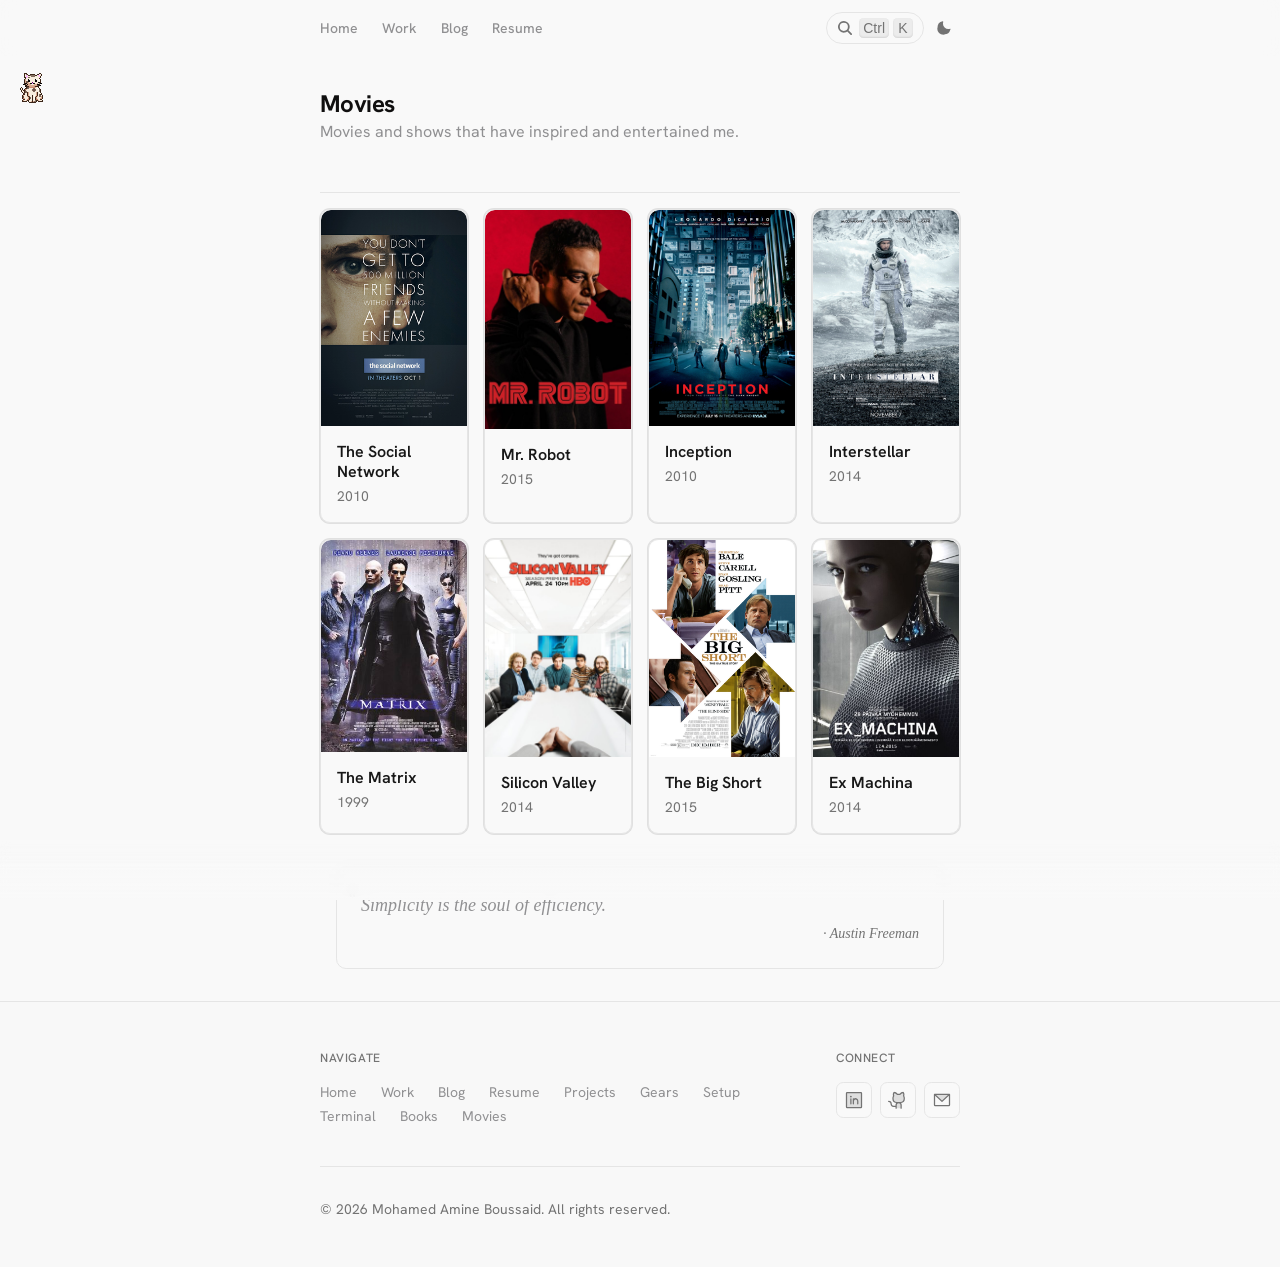
<file: movies.html>
<!DOCTYPE html>
<html lang="en">
<head><meta charset="utf-8"/><meta content="width=device-width, initial-scale=1" name="viewport"/><title>Mohamed Amine Boussaid - Software Engineer</title><meta content="Movies and shows that have inspired and entertained me. A curated list of films worth watching." name="description"/><meta content="movies, tech films, developer movies, Mohamed Amine Boussaid movies, film recommendations" name="keywords"/><meta content="index,follow" name="robots"/><link href="https://www.boussaidmohamedamine.com/movies.html" rel="canonical"/><meta content="Movies - Mohamed Amine Boussaid" property="og:title"/><meta content="Films and shows that inspired and entertained me." property="og:description"/><meta content="website" property="og:type"/><meta content="https://www.boussaidmohamedamine.com/movies.html" property="og:url"/><meta content="https://www.boussaidmohamedamine.com/assets/profile/og-card.png" property="og:image"/><meta content="1200" property="og:image:width"/><meta content="630" property="og:image:height"/><meta content="https://www.boussaidmohamedamine.com/assets/profile/og-card.png" name="twitter:image"/><meta content="summary_large_image" name="twitter:card"/><meta content="Movies - Mohamed Amine Boussaid" name="twitter:title"/><meta content="Films and shows that inspired and entertained me." name="twitter:description"/><meta content="Mohamed Amine Boussaid" name="author"/><link href="favicon.ico" rel="icon" sizes="any"/><link href="favicon-16x16.png" rel="icon" sizes="16x16" type="image/png"/><link href="favicon-32x32.png" rel="icon" sizes="32x32" type="image/png"/><link href="apple-touch-icon.png" rel="apple-touch-icon"/><link href="site.webmanifest" rel="manifest"/><link href="assets/css/fonts.css" rel="stylesheet"/><link href="assets/css/main.css" rel="stylesheet"/><script>try{if(localStorage.getItem('theme')==='dark')document.documentElement.classList.add('dark')}catch(e){}</script></head>
<body class="hankengrotesk_a9d8294d-module__aGBq3a__className hankengrotesk_a9d8294d-module__aGBq3a__variable geist_a71539c9-module__T19VSG__variable geist_mono_8d43a2aa-module__8Li5zG__variable antialiased"><div></div><div data-site-chrome=""></div><header class="sticky top-0 z-50 w-full bg-background/95 backdrop-blur supports-backdrop-filter:bg-background/60" data-site-chrome=""><div class="container mx-auto max-w-2xl px-4 flex h-14 items-center justify-between"><nav class="flex items-center gap-6 text-sm font-medium"><a class="text-secondary transition-colors hover:text-primary" href="index.html">Home</a><a class="text-secondary transition-colors hover:text-primary" href="work.html">Work</a><a class="text-secondary transition-colors hover:text-primary" href="blog.html">Blog</a><a class="text-secondary transition-colors hover:text-primary" href="resume.html">Resume</a></nav><div class="flex items-center gap-1"><button aria-label="Open search (Ctrl+K)" class="group/button inline-flex shrink-0 items-center justify-center text-muted-foreground transition-all outline-none focus-visible:border-ring focus-visible:ring-3 focus-visible:ring-ring/50 active:scale-[0.98] disabled:pointer-events-none disabled:opacity-50 aria-invalid:border-destructive aria-invalid:ring-3 aria-invalid:ring-destructive/20 dark:aria-invalid:border-destructive/50 dark:aria-invalid:ring-destructive/40 [&amp;_svg]:pointer-events-none [&amp;_svg]:shrink-0 [&amp;_svg:not([class*='size-'])]:size-4 sm:border sm:bg-clip-padding sm:text-sm sm:font-medium sm:whitespace-nowrap sm:border-border sm:bg-background aria-expanded:bg-muted aria-expanded:text-foreground dark:sm:border-input dark:sm:bg-input/30 sm:h-8 sm:px-2.5 sm:in-data-[slot=button-group]:rounded-lg sm:has-data-[icon=inline-end]:pr-1.5 sm:has-data-[icon=inline-start]:pl-1.5 sm:gap-1.5 sm:rounded-full sm:shadow-none sm:hover:bg-background sm:hover:text-muted-foreground dark:sm:hover:bg-input/30" data-size="sm" data-slot="button" data-variant="outline" id="cmdk-open" type="button"><svg aria-hidden="true" fill="none" viewbox="0 0 16 16"><path clip-rule="evenodd" d="M10.278 11.514a5.824 5.824 0 1 1 1.235-1.235l3.209 3.208A.875.875 0 0 1 14.111 15a.875.875 0 0 1-.624-.278l-3.209-3.208Zm.623-4.69a4.077 4.077 0 1 1-8.154 0 4.077 4.077 0 0 1 8.154 0Z" fill="currentColor" fill-rule="evenodd"></path></svg><kbd class="items-center gap-1 hidden sm:flex" data-slot="kbd-group"><kbd class="pointer-events-none inline-flex h-5 w-fit min-w-6 items-center justify-center gap-1 rounded-sm px-1 font-sans text-sm/none font-normal text-muted-foreground select-none [&amp;_svg:not([class*='size-'])]:size-3 bg-black/5 shadow-[inset_0_-1px_2px] shadow-black/10 dark:bg-white/10 dark:shadow-white/10 in-data-[slot=tooltip-content]:bg-white/20 in-data-[slot=tooltip-content]:text-background in-data-[slot=tooltip-content]:shadow-white/20 dark:in-data-[slot=tooltip-content]:bg-black/10 dark:in-data-[slot=tooltip-content]:shadow-black/10 dark:in-data-[slot=tooltip-content]:text-shadow-xs" data-slot="kbd">Ctrl</kbd><kbd class="pointer-events-none inline-flex h-5 items-center justify-center gap-1 rounded-sm px-1 font-sans text-sm/none font-normal text-muted-foreground select-none [&amp;_svg:not([class*='size-'])]:size-3 bg-black/5 shadow-[inset_0_-1px_2px] shadow-black/10 dark:bg-white/10 dark:shadow-white/10 in-data-[slot=tooltip-content]:bg-white/20 in-data-[slot=tooltip-content]:text-background in-data-[slot=tooltip-content]:shadow-white/20 dark:in-data-[slot=tooltip-content]:bg-black/10 dark:in-data-[slot=tooltip-content]:shadow-black/10 dark:in-data-[slot=tooltip-content]:text-shadow-xs w-5 min-w-5" data-slot="kbd">K</kbd></kbd></button><button aria-label="Toggle theme" class="inline-flex size-8 items-center justify-center rounded-md text-muted-foreground transition-colors hover:text-primary" id="theme-toggle" type="button"><svg aria-hidden="true" class="icon-moon size-4" fill="currentColor" viewBox="0 0 256 256" xmlns="http://www.w3.org/2000/svg"><path d="M233.54,142.23a8,8,0,0,0-8-2,88.08,88.08,0,0,1-109.8-109.8,8,8,0,0,0-10-10A104.84,104.84,0,1,0,230.36,150.21,8,8,0,0,0,233.54,142.23ZM128,208A104,104,0,0,1,48.46,72.46,88.13,88.13,0,0,0,183.54,207.54,103.72,103.72,0,0,1,128,208Z"></path></svg><svg aria-hidden="true" class="icon-sun size-4 hidden" fill="currentColor" viewBox="0 0 256 256" xmlns="http://www.w3.org/2000/svg"><path d="M120,40V16a8,8,0,0,1,16,0V40a8,8,0,0,1-16,0Zm8,24a64,64,0,1,0,64,64A64.07,64.07,0,0,0,128,64Zm0,112a48,48,0,1,1,48-48A48.05,48.05,0,0,1,128,176ZM58.34,69.66a8,8,0,0,0,11.32-11.32l-16-16a8,8,0,0,0-11.32,11.32Zm0,116.68a8,8,0,0,0-11.32,11.32l16,16a8,8,0,0,0,11.32-11.32ZM192,72a8,8,0,0,0,5.66-2.34l16-16a8,8,0,0,0-11.32-11.32l-16,16A8,8,0,0,0,192,72Zm5.66,114.34a8,8,0,0,0-11.32,11.32l16,16a8,8,0,0,0,11.32-11.32ZM48,128a8,8,0,0,0-8-8H16a8,8,0,0,0,0,16h24A8,8,0,0,0,48,128Zm80,80a8,8,0,0,0-8,8v24a8,8,0,0,0,16,0V216A8,8,0,0,0,128,208Z"></path></svg></button></div></div></header><main><div class="container mx-auto max-w-2xl px-4 undefined"><section class="space-y-4 pt-8"><div class="animate-in-up pb-8"><h1 class="text-2xl font-bold tracking-tight">Movies</h1><p class="max-w-2xl text-secondary">Movies and shows that have inspired and entertained me.</p></div><div class="animate-in-up" style="animation-delay:0.05s"><div class="shrink-0 bg-border data-horizontal:h-px data-horizontal:w-full data-vertical:w-px data-vertical:self-stretch" data-orientation="horizontal" data-slot="separator" role="none"></div></div><div class="animate-in-up space-y-6" style="animation-delay:0.1s"><div class="grid grid-cols-2 gap-4 md:grid-cols-4 md:gap-6"><div class="animate-in-up" style="animation-delay:0.15s"><div class="group/card flex flex-col gap-4 overflow-hidden rounded-xl py-4 text-sm text-card-foreground ring-1 ring-foreground/10 has-data-[slot=card-footer]:pb-0 has-[&gt;img:first-child]:pt-0 data-[size=sm]:gap-3 data-[size=sm]:py-3 data-[size=sm]:has-data-[slot=card-footer]:pb-0 *:[img:first-child]:rounded-t-xl *:[img:last-child]:rounded-b-xl h-full w-full cursor-default border border-border bg-card" data-size="default" data-slot="card" role="presentation"><img alt="The Social Network poster" class="aspect-[2/3] w-full object-cover" decoding="async" loading="lazy" src="assets/movies/poster-1.jpg"/><div class="group-data-[size=sm]/card:px-3 flex flex-col gap-1 px-4" data-slot="card-content"><h3 class="text-base font-semibold leading-tight text-primary">The Social Network</h3><p class="text-sm text-muted-foreground">2010</p></div></div></div><div class="animate-in-up" style="animation-delay:0.20s"><div class="group/card flex flex-col gap-4 overflow-hidden rounded-xl py-4 text-sm text-card-foreground ring-1 ring-foreground/10 has-data-[slot=card-footer]:pb-0 has-[&gt;img:first-child]:pt-0 data-[size=sm]:gap-3 data-[size=sm]:py-3 data-[size=sm]:has-data-[slot=card-footer]:pb-0 *:[img:first-child]:rounded-t-xl *:[img:last-child]:rounded-b-xl h-full w-full cursor-default border border-border bg-card" data-size="default" data-slot="card" role="presentation"><img alt="Mr. Robot poster" class="aspect-[2/3] w-full object-cover" decoding="async" loading="lazy" src="assets/movies/poster-2.jpg"/><div class="group-data-[size=sm]/card:px-3 flex flex-col gap-1 px-4" data-slot="card-content"><h3 class="text-base font-semibold leading-tight text-primary">Mr. Robot</h3><p class="text-sm text-muted-foreground">2015</p></div></div></div><div class="animate-in-up" style="animation-delay:0.25s"><div class="group/card flex flex-col gap-4 overflow-hidden rounded-xl py-4 text-sm text-card-foreground ring-1 ring-foreground/10 has-data-[slot=card-footer]:pb-0 has-[&gt;img:first-child]:pt-0 data-[size=sm]:gap-3 data-[size=sm]:py-3 data-[size=sm]:has-data-[slot=card-footer]:pb-0 *:[img:first-child]:rounded-t-xl *:[img:last-child]:rounded-b-xl h-full w-full cursor-default border border-border bg-card" data-size="default" data-slot="card" role="presentation"><img alt="Inception poster" class="aspect-[2/3] w-full object-cover" decoding="async" loading="lazy" src="assets/movies/poster-3.jpg"/><div class="group-data-[size=sm]/card:px-3 flex flex-col gap-1 px-4" data-slot="card-content"><h3 class="text-base font-semibold leading-tight text-primary">Inception</h3><p class="text-sm text-muted-foreground">2010</p></div></div></div><div class="animate-in-up" style="animation-delay:0.30s"><div class="group/card flex flex-col gap-4 overflow-hidden rounded-xl py-4 text-sm text-card-foreground ring-1 ring-foreground/10 has-data-[slot=card-footer]:pb-0 has-[&gt;img:first-child]:pt-0 data-[size=sm]:gap-3 data-[size=sm]:py-3 data-[size=sm]:has-data-[slot=card-footer]:pb-0 *:[img:first-child]:rounded-t-xl *:[img:last-child]:rounded-b-xl h-full w-full cursor-default border border-border bg-card" data-size="default" data-slot="card" role="presentation"><img alt="Interstellar poster" class="aspect-[2/3] w-full object-cover" decoding="async" loading="lazy" src="assets/movies/poster-4.jpg"/><div class="group-data-[size=sm]/card:px-3 flex flex-col gap-1 px-4" data-slot="card-content"><h3 class="text-base font-semibold leading-tight text-primary">Interstellar</h3><p class="text-sm text-muted-foreground">2014</p></div></div></div><div class="animate-in-up" style="animation-delay:0.35s"><div class="group/card flex flex-col gap-4 overflow-hidden rounded-xl py-4 text-sm text-card-foreground ring-1 ring-foreground/10 has-data-[slot=card-footer]:pb-0 has-[&gt;img:first-child]:pt-0 data-[size=sm]:gap-3 data-[size=sm]:py-3 data-[size=sm]:has-data-[slot=card-footer]:pb-0 *:[img:first-child]:rounded-t-xl *:[img:last-child]:rounded-b-xl h-full w-full cursor-default border border-border bg-card" data-size="default" data-slot="card" role="presentation"><img alt="The Matrix poster" class="aspect-[2/3] w-full object-cover" decoding="async" loading="lazy" src="assets/movies/poster-5.jpg"/><div class="group-data-[size=sm]/card:px-3 flex flex-col gap-1 px-4" data-slot="card-content"><h3 class="text-base font-semibold leading-tight text-primary">The Matrix</h3><p class="text-sm text-muted-foreground">1999</p></div></div></div><div class="animate-in-up" style="animation-delay:0.40s"><div class="group/card flex flex-col gap-4 overflow-hidden rounded-xl py-4 text-sm text-card-foreground ring-1 ring-foreground/10 has-data-[slot=card-footer]:pb-0 has-[&gt;img:first-child]:pt-0 data-[size=sm]:gap-3 data-[size=sm]:py-3 data-[size=sm]:has-data-[slot=card-footer]:pb-0 *:[img:first-child]:rounded-t-xl *:[img:last-child]:rounded-b-xl h-full w-full cursor-default border border-border bg-card" data-size="default" data-slot="card" role="presentation"><img alt="Silicon Valley poster" class="aspect-[2/3] w-full object-cover" decoding="async" loading="lazy" src="assets/movies/poster-6.jpg"/><div class="group-data-[size=sm]/card:px-3 flex flex-col gap-1 px-4" data-slot="card-content"><h3 class="text-base font-semibold leading-tight text-primary">Silicon Valley</h3><p class="text-sm text-muted-foreground">2014</p></div></div></div><div class="animate-in-up" style="animation-delay:0.45s"><div class="group/card flex flex-col gap-4 overflow-hidden rounded-xl py-4 text-sm text-card-foreground ring-1 ring-foreground/10 has-data-[slot=card-footer]:pb-0 has-[&gt;img:first-child]:pt-0 data-[size=sm]:gap-3 data-[size=sm]:py-3 data-[size=sm]:has-data-[slot=card-footer]:pb-0 *:[img:first-child]:rounded-t-xl *:[img:last-child]:rounded-b-xl h-full w-full cursor-default border border-border bg-card" data-size="default" data-slot="card" role="presentation"><img alt="The Big Short poster" class="aspect-[2/3] w-full object-cover" decoding="async" loading="lazy" src="assets/movies/poster-7.jpg"/><div class="group-data-[size=sm]/card:px-3 flex flex-col gap-1 px-4" data-slot="card-content"><h3 class="text-base font-semibold leading-tight text-primary">The Big Short</h3><p class="text-sm text-muted-foreground">2015</p></div></div></div><div class="animate-in-up" style="animation-delay:0.50s"><div class="group/card flex flex-col gap-4 overflow-hidden rounded-xl py-4 text-sm text-card-foreground ring-1 ring-foreground/10 has-data-[slot=card-footer]:pb-0 has-[&gt;img:first-child]:pt-0 data-[size=sm]:gap-3 data-[size=sm]:py-3 data-[size=sm]:has-data-[slot=card-footer]:pb-0 *:[img:first-child]:rounded-t-xl *:[img:last-child]:rounded-b-xl h-full w-full cursor-default border border-border bg-card" data-size="default" data-slot="card" role="presentation"><img alt="Ex Machina poster" class="aspect-[2/3] w-full object-cover" decoding="async" loading="lazy" src="assets/movies/poster-8.jpg"/><div class="group-data-[size=sm]/card:px-3 flex flex-col gap-1 px-4" data-slot="card-content"><h3 class="text-base font-semibold leading-tight text-primary">Ex Machina</h3><p class="text-sm text-muted-foreground">2014</p></div></div></div></div></section><div class="container mx-auto max-w-2xl px-4 py-8"><div id="quote-card"></div></div></div></main><div class="pointer-events-none fixed inset-x-0 bottom-0 z-10 h-[60px] select-none bg-gradient-to-t from-background to-transparent opacity-100 backdrop-blur-[5px] [mask-image:linear-gradient(to_top,black_50%,transparent)] [-webkit-mask-image:linear-gradient(to_top,black_50%,transparent)] dark:[mask-image:linear-gradient(to_top,black_50%,transparent)] dark:[-webkit-mask-image:linear-gradient(to_top,black_50%,transparent)]" data-site-chrome="" style="user-select:none"></div><footer class="border-t border-border bg-muted/30" data-site-chrome=""><div class="container mx-auto max-w-2xl px-4 py-12"><div class="flex flex-col gap-10 sm:flex-row sm:items-start sm:justify-between sm:gap-8"><div class="flex flex-col gap-4"><p class="text-xs font-medium uppercase tracking-wider text-muted-foreground">Navigate</p><nav class="flex flex-wrap gap-x-6 gap-y-1"><a class="text-sm text-secondary transition-colors hover:text-primary" href="index.html">Home</a><a class="text-sm text-secondary transition-colors hover:text-primary" href="work.html">Work</a><a class="text-sm text-secondary transition-colors hover:text-primary" href="blog.html">Blog</a><a class="text-sm text-secondary transition-colors hover:text-primary" href="resume.html">Resume</a><a class="text-sm text-secondary transition-colors hover:text-primary" href="projects.html">Projects</a><a class="text-sm text-secondary transition-colors hover:text-primary" href="gears.html">Gears</a><a class="text-sm text-secondary transition-colors hover:text-primary" href="setup.html">Setup</a><a class="text-sm text-secondary transition-colors hover:text-primary" href="terminal.html">Terminal</a><a class="text-sm text-secondary transition-colors hover:text-primary" href="books.html">Books</a><a class="text-sm text-secondary transition-colors hover:text-primary" href="movies.html">Movies</a></nav></div><div class="flex flex-col gap-4"><p class="text-xs font-medium uppercase tracking-wider text-muted-foreground">Connect</p><div class="flex gap-2"><a aria-label="LinkedIn" class="flex size-9 items-center justify-center rounded-lg border border-border bg-background text-muted-foreground transition-colors hover:bg-muted hover:text-primary" href="https://www.linkedin.com/in/boussaidmohamedamine/" rel="noopener noreferrer" target="_blank" data-tooltip="Follow me on LinkedIn"><svg class="size-5" fill="currentColor" height="1em" viewbox="0 0 256 256" width="1em" xmlns="http://www.w3.org/2000/svg"><path d="M224,40V216a8,8,0,0,1-8,8H40a8,8,0,0,1-8-8V40a8,8,0,0,1,8-8H216A8,8,0,0,1,224,40Z" opacity="0.2"></path><path d="M216,24H40A16,16,0,0,0,24,40V216a16,16,0,0,0,16,16H216a16,16,0,0,0,16-16V40A16,16,0,0,0,216,24Zm0,192H40V40H216V216ZM96,112v64a8,8,0,0,1-16,0V112a8,8,0,0,1,16,0Zm88,28v36a8,8,0,0,1-16,0V140a20,20,0,0,0-40,0v36a8,8,0,0,1-16,0V112a8,8,0,0,1,15.79-1.78A36,36,0,0,1,184,140ZM100,84A12,12,0,1,1,88,72,12,12,0,0,1,100,84Z"></path></svg></a><a aria-label="Github" class="flex size-9 items-center justify-center rounded-lg border border-border bg-background text-muted-foreground transition-colors hover:bg-muted hover:text-primary" href="https://github.com/Boussaid001" rel="noopener noreferrer" target="_blank" data-tooltip="Follow me on GitHub"><svg class="size-5" fill="currentColor" height="1em" viewbox="0 0 256 256" width="1em" xmlns="http://www.w3.org/2000/svg"><path d="M208,104v8a48,48,0,0,1-48,48H136a32,32,0,0,1,32,32v40H104V192a32,32,0,0,1,32-32H112a48,48,0,0,1-48-48v-8a49.28,49.28,0,0,1,8.51-27.3A51.92,51.92,0,0,1,76,32a52,52,0,0,1,43.83,24h32.34A52,52,0,0,1,196,32a51.92,51.92,0,0,1,3.49,44.7A49.28,49.28,0,0,1,208,104Z" opacity="0.2"></path><path d="M208.3,75.68A59.74,59.74,0,0,0,202.93,28,8,8,0,0,0,196,24a59.75,59.75,0,0,0-48,24H124A59.75,59.75,0,0,0,76,24a8,8,0,0,0-6.93,4,59.78,59.78,0,0,0-5.38,47.68A58.14,58.14,0,0,0,56,104v8a56.06,56.06,0,0,0,48.44,55.47A39.8,39.8,0,0,0,96,192v8H72a24,24,0,0,1-24-24A40,40,0,0,0,8,136a8,8,0,0,0,0,16,24,24,0,0,1,24,24,40,40,0,0,0,40,40H96v16a8,8,0,0,0,16,0V192a24,24,0,0,1,48,0v40a8,8,0,0,0,16,0V192a39.8,39.8,0,0,0-8.44-24.53A56.06,56.06,0,0,0,216,112v-8A58,58,0,0,0,208.3,75.68ZM200,112a40,40,0,0,1-40,40H112a40,40,0,0,1-40-40v-8a41.74,41.74,0,0,1,6.9-22.48A8,8,0,0,0,80,73.83a43.81,43.81,0,0,1,.79-33.58,43.88,43.88,0,0,1,32.32,20.06A8,8,0,0,0,119.82,64h32.35a8,8,0,0,0,6.74-3.69,43.87,43.87,0,0,1,32.32-20.06A43.81,43.81,0,0,1,192,73.83a8.09,8.09,0,0,0,1,7.65A41.76,41.76,0,0,1,200,104Z"></path></svg></a><a aria-label="Email" class="flex size-9 items-center justify-center rounded-lg border border-border bg-background text-muted-foreground transition-colors hover:bg-muted hover:text-primary" href="mailto:contact@boussaidmohamedamine.com" rel="noopener noreferrer" target="_blank" data-tooltip="Email me for collaboration"><svg class="size-5" fill="currentColor" height="1em" viewbox="0 0 256 256" width="1em" xmlns="http://www.w3.org/2000/svg"><path d="M224,56l-96,88L32,56Z" opacity="0.2"></path><path d="M224,48H32a8,8,0,0,0-8,8V192a16,16,0,0,0,16,16H216a16,16,0,0,0,16-16V56A8,8,0,0,0,224,48ZM203.43,64,128,133.15,52.57,64ZM216,192H40V74.19l82.59,75.71a8,8,0,0,0,10.82,0L216,74.19V192Z"></path></svg></a></div></div></div><div class="mt-10 flex flex-col items-center justify-between gap-2 border-t border-border pt-8 sm:flex-row sm:items-center sm:gap-4"><p class="text-sm text-muted-foreground">© 2026 Mohamed Amine Boussaid. All rights reserved.</p></div></div></footer><section aria-atomic="false" aria-label="Notifications alt+T" aria-live="polite" aria-relevant="additions text" tabindex="-1"></section><script>window.ONEKO_BASE='assets/oneko/';</script><script defer src="assets/js/site.js"></script><script defer src="assets/oneko/oneko.js"></script></body>
</html>
</file>
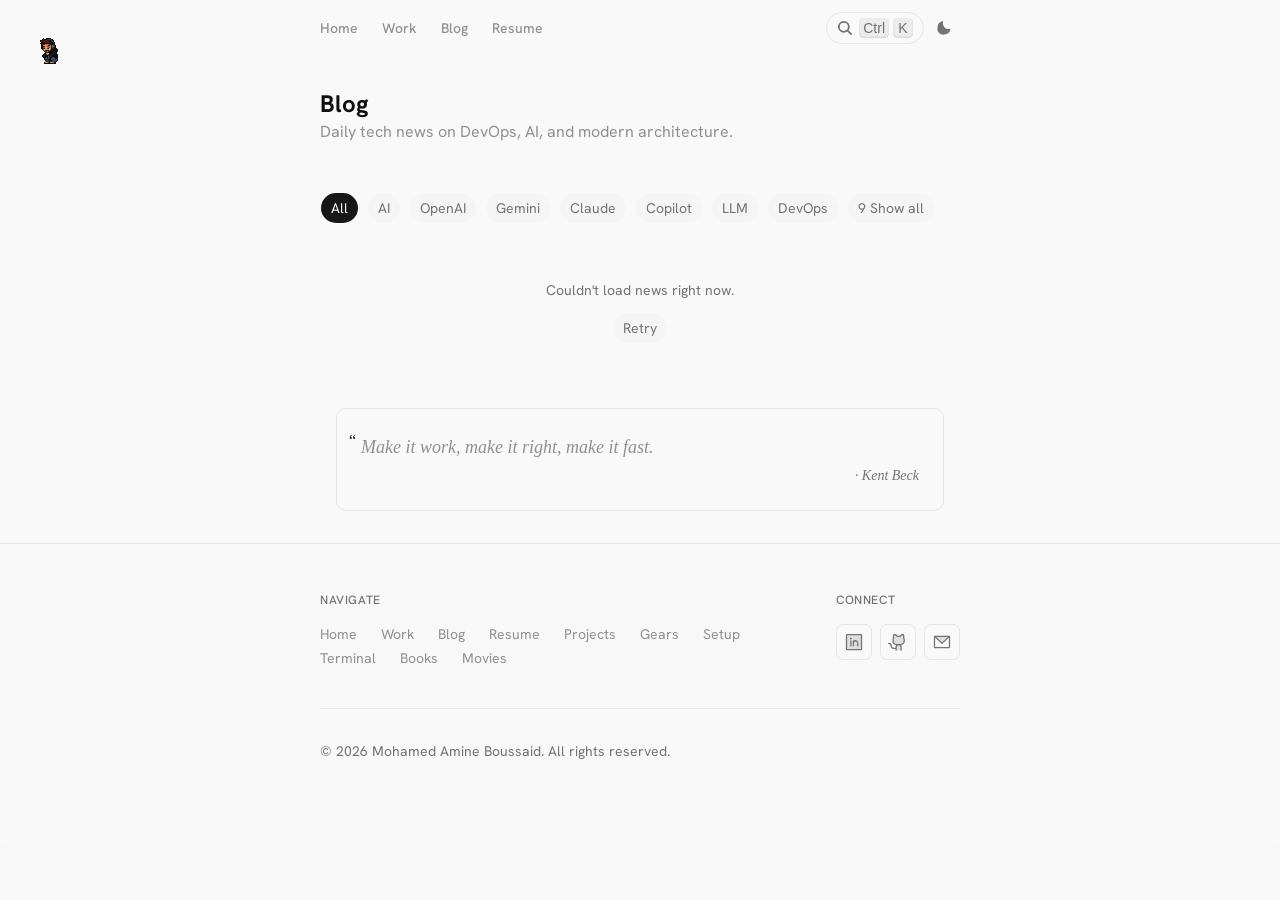
<file: post.html>
<!DOCTYPE html>
<html lang="en">
<head><meta charset="utf-8"/><meta content="width=device-width, initial-scale=1" name="viewport"/><title>Mohamed Amine Boussaid - Software Engineer</title><meta content="Read this article on Mohamed Amine Boussaid's blog." name="description"/><meta content="tech article, DevOps article, AI article, software engineering, cloud architecture, kubernetes tutorial, Mohamed Amine Boussaid blog" name="keywords"/><meta content="index,follow" name="robots"/><link href="https://www.boussaidmohamedamine.com/post.html" rel="canonical"/><meta content="Article - Mohamed Amine Boussaid" property="og:title"/><meta content="Tech article on DevOps, AI, and modern architecture." property="og:description"/><meta content="website" property="og:type"/><meta content="https://www.boussaidmohamedamine.com/post.html" property="og:url"/><meta content="https://www.boussaidmohamedamine.com/assets/profile/og-card.png" property="og:image"/><meta content="1200" property="og:image:width"/><meta content="630" property="og:image:height"/><meta content="https://www.boussaidmohamedamine.com/assets/profile/og-card.png" name="twitter:image"/><meta content="summary_large_image" name="twitter:card"/><meta content="Article - Mohamed Amine Boussaid" name="twitter:title"/><meta content="Tech article on DevOps, AI, and modern architecture." name="twitter:description"/><meta content="Mohamed Amine Boussaid" name="author"/><link href="favicon.ico" rel="icon" sizes="any"/><link href="favicon-16x16.png" rel="icon" sizes="16x16" type="image/png"/><link href="favicon-32x32.png" rel="icon" sizes="32x32" type="image/png"/><link href="apple-touch-icon.png" rel="apple-touch-icon"/><link href="site.webmanifest" rel="manifest"/><link href="assets/css/fonts.css" rel="stylesheet"/><link href="assets/css/main.css" rel="stylesheet"/><link href="assets/css/fonts-post.css" rel="stylesheet"/><script>try{if(localStorage.getItem('theme')==='dark')document.documentElement.classList.add('dark')}catch(e){}</script></head>
<body class="hankengrotesk_a9d8294d-module__aGBq3a__className hankengrotesk_a9d8294d-module__aGBq3a__variable geist_a71539c9-module__T19VSG__variable geist_mono_8d43a2aa-module__8Li5zG__variable antialiased"><div></div><header class="sticky top-0 z-50 w-full bg-background/95 backdrop-blur supports-backdrop-filter:bg-background/60" data-site-chrome=""><div class="container mx-auto max-w-2xl px-4 flex h-14 items-center justify-between"><nav class="flex items-center gap-6 text-sm font-medium"><a class="text-secondary transition-colors hover:text-primary" href="index.html">Home</a><a class="text-secondary transition-colors hover:text-primary" href="work.html">Work</a><a class="text-secondary transition-colors hover:text-primary" href="blog.html">Blog</a><a class="text-secondary transition-colors hover:text-primary" href="resume.html">Resume</a></nav><div class="flex items-center gap-1"><button aria-label="Open search (Ctrl+K)" class="group/button inline-flex shrink-0 items-center justify-center text-muted-foreground transition-all outline-none focus-visible:border-ring focus-visible:ring-3 focus-visible:ring-ring/50 active:scale-[0.98] disabled:pointer-events-none disabled:opacity-50 aria-invalid:border-destructive aria-invalid:ring-3 aria-invalid:ring-destructive/20 dark:aria-invalid:border-destructive/50 dark:aria-invalid:ring-destructive/40 [&amp;_svg]:pointer-events-none [&amp;_svg]:shrink-0 [&amp;_svg:not([class*='size-'])]:size-4 sm:border sm:bg-clip-padding sm:text-sm sm:font-medium sm:whitespace-nowrap sm:border-border sm:bg-background aria-expanded:bg-muted aria-expanded:text-foreground dark:sm:border-input dark:sm:bg-input/30 sm:h-8 sm:px-2.5 sm:in-data-[slot=button-group]:rounded-lg sm:has-data-[icon=inline-end]:pr-1.5 sm:has-data-[icon=inline-start]:pl-1.5 sm:gap-1.5 sm:rounded-full sm:shadow-none sm:hover:bg-background sm:hover:text-muted-foreground dark:sm:hover:bg-input/30" data-size="sm" data-slot="button" data-variant="outline" id="cmdk-open" type="button"><svg aria-hidden="true" fill="none" viewbox="0 0 16 16"><path clip-rule="evenodd" d="M10.278 11.514a5.824 5.824 0 1 1 1.235-1.235l3.209 3.208A.875.875 0 0 1 14.111 15a.875.875 0 0 1-.624-.278l-3.209-3.208Zm.623-4.69a4.077 4.077 0 1 1-8.154 0 4.077 4.077 0 0 1 8.154 0Z" fill="currentColor" fill-rule="evenodd"></path></svg><kbd class="items-center gap-1 hidden sm:flex" data-slot="kbd-group"><kbd class="pointer-events-none inline-flex h-5 w-fit min-w-6 items-center justify-center gap-1 rounded-sm px-1 font-sans text-sm/none font-normal text-muted-foreground select-none [&amp;_svg:not([class*='size-'])]:size-3 bg-black/5 shadow-[inset_0_-1px_2px] shadow-black/10 dark:bg-white/10 dark:shadow-white/10 in-data-[slot=tooltip-content]:bg-white/20 in-data-[slot=tooltip-content]:text-background in-data-[slot=tooltip-content]:shadow-white/20 dark:in-data-[slot=tooltip-content]:bg-black/10 dark:in-data-[slot=tooltip-content]:shadow-black/10 dark:in-data-[slot=tooltip-content]:text-shadow-xs" data-slot="kbd">Ctrl</kbd><kbd class="pointer-events-none inline-flex h-5 items-center justify-center gap-1 rounded-sm px-1 font-sans text-sm/none font-normal text-muted-foreground select-none [&amp;_svg:not([class*='size-'])]:size-3 bg-black/5 shadow-[inset_0_-1px_2px] shadow-black/10 dark:bg-white/10 dark:shadow-white/10 in-data-[slot=tooltip-content]:bg-white/20 in-data-[slot=tooltip-content]:text-background in-data-[slot=tooltip-content]:shadow-white/20 dark:in-data-[slot=tooltip-content]:bg-black/10 dark:in-data-[slot=tooltip-content]:shadow-black/10 dark:in-data-[slot=tooltip-content]:text-shadow-xs w-5 min-w-5" data-slot="kbd">K</kbd></kbd></button><button aria-label="Toggle theme" class="inline-flex size-8 items-center justify-center rounded-md text-muted-foreground transition-colors hover:text-primary" id="theme-toggle" type="button"><svg aria-hidden="true" class="icon-moon size-4" fill="currentColor" viewBox="0 0 256 256" xmlns="http://www.w3.org/2000/svg"><path d="M233.54,142.23a8,8,0,0,0-8-2,88.08,88.08,0,0,1-109.8-109.8,8,8,0,0,0-10-10A104.84,104.84,0,1,0,230.36,150.21,8,8,0,0,0,233.54,142.23ZM128,208A104,104,0,0,1,48.46,72.46,88.13,88.13,0,0,0,183.54,207.54,103.72,103.72,0,0,1,128,208Z"></path></svg><svg aria-hidden="true" class="icon-sun size-4 hidden" fill="currentColor" viewBox="0 0 256 256" xmlns="http://www.w3.org/2000/svg"><path d="M120,40V16a8,8,0,0,1,16,0V40a8,8,0,0,1-16,0Zm8,24a64,64,0,1,0,64,64A64.07,64.07,0,0,0,128,64Zm0,112a48,48,0,1,1,48-48A48.05,48.05,0,0,1,128,176ZM58.34,69.66a8,8,0,0,0,11.32-11.32l-16-16a8,8,0,0,0-11.32,11.32Zm0,116.68a8,8,0,0,0-11.32,11.32l16,16a8,8,0,0,0,11.32-11.32ZM192,72a8,8,0,0,0,5.66-2.34l16-16a8,8,0,0,0-11.32-11.32l-16,16A8,8,0,0,0,192,72Zm5.66,114.34a8,8,0,0,0-11.32,11.32l16,16a8,8,0,0,0,11.32-11.32ZM48,128a8,8,0,0,0-8-8H16a8,8,0,0,0,0,16h24A8,8,0,0,0,48,128Zm80,80a8,8,0,0,0-8,8v24a8,8,0,0,0,16,0V216A8,8,0,0,0,128,208Z"></path></svg></button></div></div></header><main><div class="container mx-auto max-w-2xl px-4 undefined"><section class="space-y-4 pt-8"><div class="animate-in-up pb-8"></div><div class="animate-in-up">
<a class="inline-flex items-center gap-1.5 text-sm text-muted-foreground transition-colors hover:text-primary" href="blog.html"><svg class="size-4" fill="currentColor" viewBox="0 0 256 256"><path d="M224,128a8,8,0,0,1-8,8H59.31l58.35,58.34a8,8,0,0,1-11.32,11.32l-72-72a8,8,0,0,1,0-11.32l72-72a8,8,0,0,1,11.32,11.32L59.31,120H216A8,8,0,0,1,224,128Z"/></svg>Back to blog</a></div>
<div id="post-state"></div>
<article id="news-post" style="display:none">
<div class="space-y-4">
<h1 class="text-4xl font-bold leading-tight lg:text-5xl instrument_serif_59c15c8-module__tBMQca__className" id="np-title"></h1>
<div class="flex flex-wrap items-center gap-x-3 gap-y-1 text-sm text-muted-foreground"><time id="np-date"></time><span id="np-read"></span></div>
<div class="flex flex-wrap gap-1.5" id="np-tags"></div>
<img class="w-full rounded-xl border border-border" id="np-cover" style="display:none" alt=""/>
</div>
<div class="prose prose-neutral mt-8 max-w-none dark:prose-invert" id="np-body"></div>
</article></section><div class="container mx-auto max-w-2xl px-4 py-8"><div id="quote-card"></div></div></div></main><div class="pointer-events-none fixed inset-x-0 bottom-0 z-10 h-[60px] select-none bg-gradient-to-t from-background to-transparent opacity-100 backdrop-blur-[5px] [mask-image:linear-gradient(to_top,black_50%,transparent)] [-webkit-mask-image:linear-gradient(to_top,black_50%,transparent)] dark:[mask-image:linear-gradient(to_top,black_50%,transparent)] dark:[-webkit-mask-image:linear-gradient(to_top,black_50%,transparent)]" data-site-chrome="" style="user-select:none"></div><footer class="border-t border-border bg-muted/30" data-site-chrome=""><div class="container mx-auto max-w-2xl px-4 py-12"><div class="flex flex-col gap-10 sm:flex-row sm:items-start sm:justify-between sm:gap-8"><div class="flex flex-col gap-4"><p class="text-xs font-medium uppercase tracking-wider text-muted-foreground">Navigate</p><nav class="flex flex-wrap gap-x-6 gap-y-1"><a class="text-sm text-secondary transition-colors hover:text-primary" href="index.html">Home</a><a class="text-sm text-secondary transition-colors hover:text-primary" href="work.html">Work</a><a class="text-sm text-secondary transition-colors hover:text-primary" href="blog.html">Blog</a><a class="text-sm text-secondary transition-colors hover:text-primary" href="resume.html">Resume</a><a class="text-sm text-secondary transition-colors hover:text-primary" href="projects.html">Projects</a><a class="text-sm text-secondary transition-colors hover:text-primary" href="gears.html">Gears</a><a class="text-sm text-secondary transition-colors hover:text-primary" href="setup.html">Setup</a><a class="text-sm text-secondary transition-colors hover:text-primary" href="terminal.html">Terminal</a><a class="text-sm text-secondary transition-colors hover:text-primary" href="books.html">Books</a><a class="text-sm text-secondary transition-colors hover:text-primary" href="movies.html">Movies</a></nav></div><div class="flex flex-col gap-4"><p class="text-xs font-medium uppercase tracking-wider text-muted-foreground">Connect</p><div class="flex gap-2"><a aria-label="LinkedIn" class="flex size-9 items-center justify-center rounded-lg border border-border bg-background text-muted-foreground transition-colors hover:bg-muted hover:text-primary" href="https://www.linkedin.com/in/boussaidmohamedamine/" rel="noopener noreferrer" target="_blank" data-tooltip="Follow me on LinkedIn"><svg class="size-5" fill="currentColor" height="1em" viewbox="0 0 256 256" width="1em" xmlns="http://www.w3.org/2000/svg"><path d="M224,40V216a8,8,0,0,1-8,8H40a8,8,0,0,1-8-8V40a8,8,0,0,1,8-8H216A8,8,0,0,1,224,40Z" opacity="0.2"></path><path d="M216,24H40A16,16,0,0,0,24,40V216a16,16,0,0,0,16,16H216a16,16,0,0,0,16-16V40A16,16,0,0,0,216,24Zm0,192H40V40H216V216ZM96,112v64a8,8,0,0,1-16,0V112a8,8,0,0,1,16,0Zm88,28v36a8,8,0,0,1-16,0V140a20,20,0,0,0-40,0v36a8,8,0,0,1-16,0V112a8,8,0,0,1,15.79-1.78A36,36,0,0,1,184,140ZM100,84A12,12,0,1,1,88,72,12,12,0,0,1,100,84Z"></path></svg></a><a aria-label="Github" class="flex size-9 items-center justify-center rounded-lg border border-border bg-background text-muted-foreground transition-colors hover:bg-muted hover:text-primary" href="https://github.com/Boussaid001" rel="noopener noreferrer" target="_blank" data-tooltip="Follow me on GitHub"><svg class="size-5" fill="currentColor" height="1em" viewbox="0 0 256 256" width="1em" xmlns="http://www.w3.org/2000/svg"><path d="M208,104v8a48,48,0,0,1-48,48H136a32,32,0,0,1,32,32v40H104V192a32,32,0,0,1,32-32H112a48,48,0,0,1-48-48v-8a49.28,49.28,0,0,1,8.51-27.3A51.92,51.92,0,0,1,76,32a52,52,0,0,1,43.83,24h32.34A52,52,0,0,1,196,32a51.92,51.92,0,0,1,3.49,44.7A49.28,49.28,0,0,1,208,104Z" opacity="0.2"></path><path d="M208.3,75.68A59.74,59.74,0,0,0,202.93,28,8,8,0,0,0,196,24a59.75,59.75,0,0,0-48,24H124A59.75,59.75,0,0,0,76,24a8,8,0,0,0-6.93,4,59.78,59.78,0,0,0-5.38,47.68A58.14,58.14,0,0,0,56,104v8a56.06,56.06,0,0,0,48.44,55.47A39.8,39.8,0,0,0,96,192v8H72a24,24,0,0,1-24-24A40,40,0,0,0,8,136a8,8,0,0,0,0,16,24,24,0,0,1,24,24,40,40,0,0,0,40,40H96v16a8,8,0,0,0,16,0V192a24,24,0,0,1,48,0v40a8,8,0,0,0,16,0V192a39.8,39.8,0,0,0-8.44-24.53A56.06,56.06,0,0,0,216,112v-8A58,58,0,0,0,208.3,75.68ZM200,112a40,40,0,0,1-40,40H112a40,40,0,0,1-40-40v-8a41.74,41.74,0,0,1,6.9-22.48A8,8,0,0,0,80,73.83a43.81,43.81,0,0,1,.79-33.58,43.88,43.88,0,0,1,32.32,20.06A8,8,0,0,0,119.82,64h32.35a8,8,0,0,0,6.74-3.69,43.87,43.87,0,0,1,32.32-20.06A43.81,43.81,0,0,1,192,73.83a8.09,8.09,0,0,0,1,7.65A41.76,41.76,0,0,1,200,104Z"></path></svg></a><a aria-label="Email" class="flex size-9 items-center justify-center rounded-lg border border-border bg-background text-muted-foreground transition-colors hover:bg-muted hover:text-primary" href="mailto:contact@boussaidmohamedamine.com" rel="noopener noreferrer" target="_blank" data-tooltip="Email me for collaboration"><svg class="size-5" fill="currentColor" height="1em" viewbox="0 0 256 256" width="1em" xmlns="http://www.w3.org/2000/svg"><path d="M224,56l-96,88L32,56Z" opacity="0.2"></path><path d="M224,48H32a8,8,0,0,0-8,8V192a16,16,0,0,0,16,16H216a16,16,0,0,0,16-16V56A8,8,0,0,0,224,48ZM203.43,64,128,133.15,52.57,64ZM216,192H40V74.19l82.59,75.71a8,8,0,0,0,10.82,0L216,74.19V192Z"></path></svg></a></div></div></div><div class="mt-10 flex flex-col items-center justify-between gap-2 border-t border-border pt-8 sm:flex-row sm:items-center sm:gap-4"><p class="text-sm text-muted-foreground">© 2026 Mohamed Amine Boussaid. All rights reserved.</p></div></div></footer><section aria-atomic="false" aria-label="Notifications alt+T" aria-live="polite" aria-relevant="additions text" tabindex="-1"></section><script>window.ONEKO_BASE='assets/oneko/';</script><script defer src="assets/js/marked.min.js"></script><script defer src="assets/js/site.js"></script><script defer src="assets/oneko/oneko.js"></script></body>
</html>
</file>
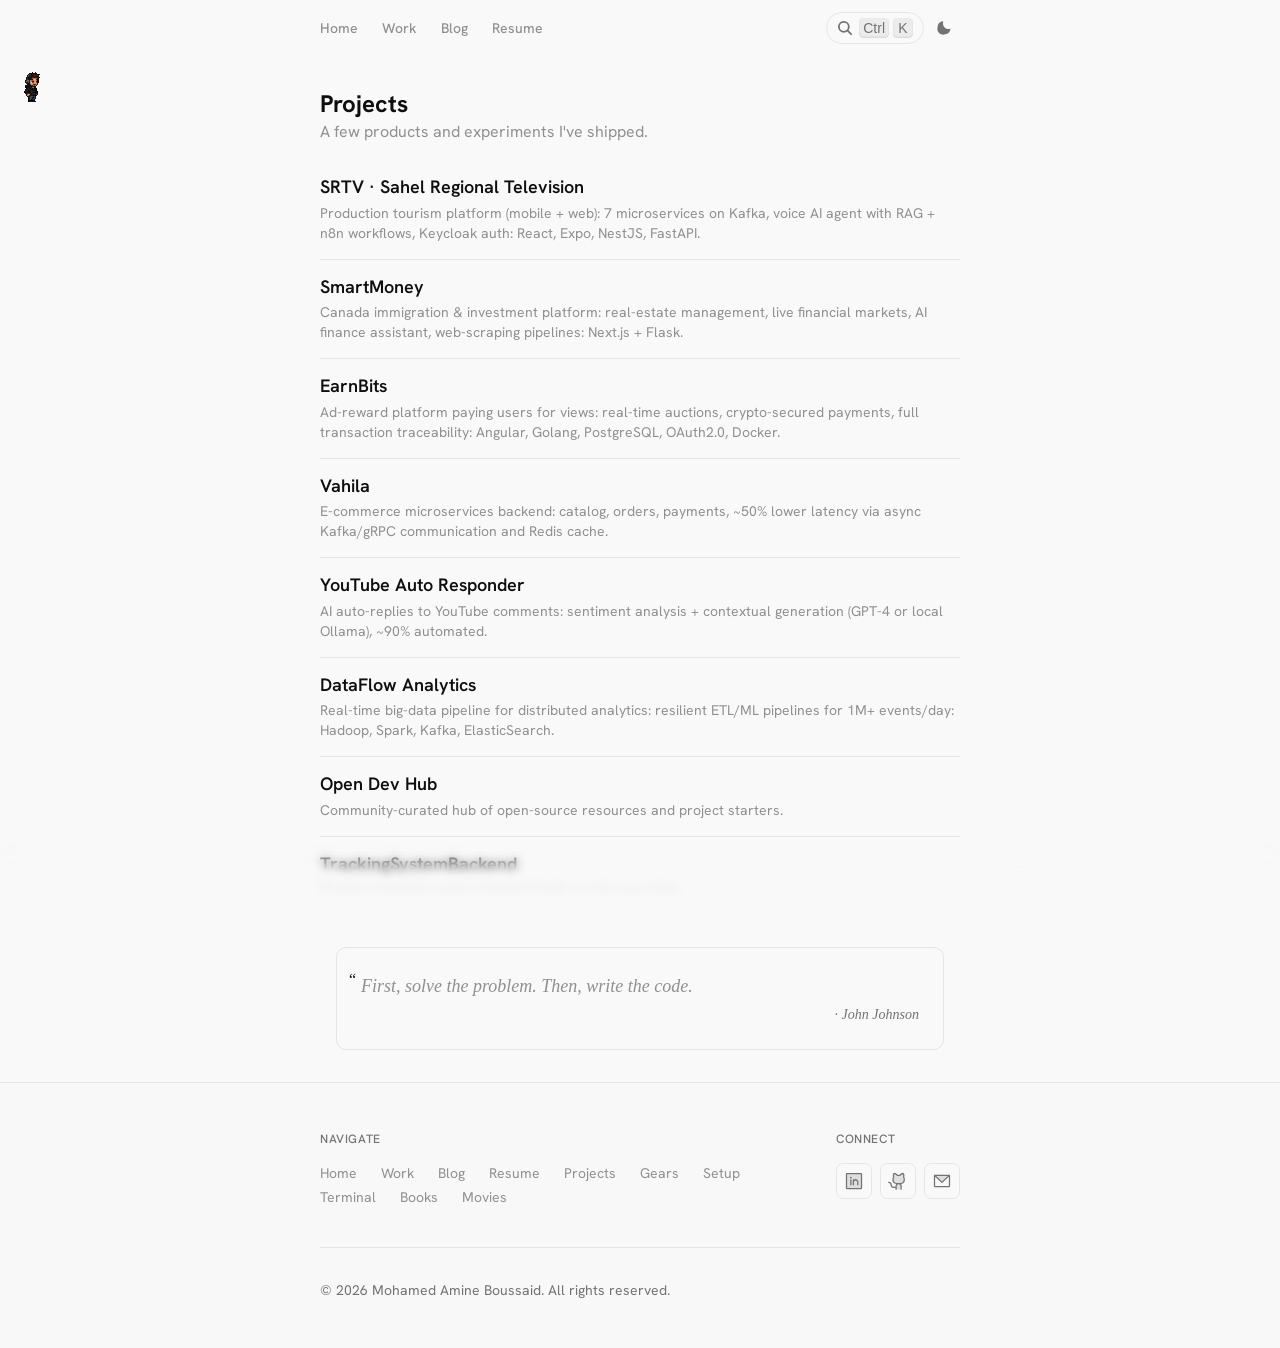
<file: projects.html>
<!DOCTYPE html>
<html lang="en">
<head><meta charset="utf-8"/><meta content="width=device-width, initial-scale=1" name="viewport"/><title>Mohamed Amine Boussaid - Software Engineer</title><meta content="A focused view of selected products and experiments I have built, with links to each project." name="description"/><meta content="Mohamed Amine Boussaid projects, SRTV, SmartMoney, EarnBits, Vahila, full-stack projects, NestJS, Next.js, microservices architecture, DevOps projects, portfolio projects" name="keywords"/><meta content="index,follow" name="robots"/><link href="https://www.boussaidmohamedamine.com/projects.html" rel="canonical"/><meta content="Projects - Mohamed Amine Boussaid" property="og:title"/><meta content="Projects: full-stack platforms, DevOps tooling, and AI-powered products." property="og:description"/><meta content="website" property="og:type"/><meta content="https://www.boussaidmohamedamine.com/projects.html" property="og:url"/><meta content="https://www.boussaidmohamedamine.com/assets/profile/og-card.png" property="og:image"/><meta content="1200" property="og:image:width"/><meta content="630" property="og:image:height"/><meta content="https://www.boussaidmohamedamine.com/assets/profile/og-card.png" name="twitter:image"/><meta content="summary_large_image" name="twitter:card"/><meta content="Projects - Mohamed Amine Boussaid" name="twitter:title"/><meta content="Projects: full-stack platforms, DevOps tooling, and AI-powered products." name="twitter:description"/><meta content="Mohamed Amine Boussaid" name="author"/><link href="favicon.ico" rel="icon" sizes="any"/><link href="favicon-16x16.png" rel="icon" sizes="16x16" type="image/png"/><link href="favicon-32x32.png" rel="icon" sizes="32x32" type="image/png"/><link href="apple-touch-icon.png" rel="apple-touch-icon"/><link href="site.webmanifest" rel="manifest"/><link href="assets/css/fonts.css" rel="stylesheet"/><link href="assets/css/main.css" rel="stylesheet"/><script>try{if(localStorage.getItem('theme')==='dark')document.documentElement.classList.add('dark')}catch(e){}</script></head>
<body class="hankengrotesk_a9d8294d-module__aGBq3a__className hankengrotesk_a9d8294d-module__aGBq3a__variable geist_a71539c9-module__T19VSG__variable geist_mono_8d43a2aa-module__8Li5zG__variable antialiased"><div></div><div data-site-chrome=""></div><header class="sticky top-0 z-50 w-full bg-background/95 backdrop-blur supports-backdrop-filter:bg-background/60" data-site-chrome=""><div class="container mx-auto max-w-2xl px-4 flex h-14 items-center justify-between"><nav class="flex items-center gap-6 text-sm font-medium"><a class="text-secondary transition-colors hover:text-primary" href="index.html">Home</a><a class="text-secondary transition-colors hover:text-primary" href="work.html">Work</a><a class="text-secondary transition-colors hover:text-primary" href="blog.html">Blog</a><a class="text-secondary transition-colors hover:text-primary" href="resume.html">Resume</a></nav><div class="flex items-center gap-1"><button aria-label="Open search (Ctrl+K)" class="group/button inline-flex shrink-0 items-center justify-center text-muted-foreground transition-all outline-none focus-visible:border-ring focus-visible:ring-3 focus-visible:ring-ring/50 active:scale-[0.98] disabled:pointer-events-none disabled:opacity-50 aria-invalid:border-destructive aria-invalid:ring-3 aria-invalid:ring-destructive/20 dark:aria-invalid:border-destructive/50 dark:aria-invalid:ring-destructive/40 [&amp;_svg]:pointer-events-none [&amp;_svg]:shrink-0 [&amp;_svg:not([class*='size-'])]:size-4 sm:border sm:bg-clip-padding sm:text-sm sm:font-medium sm:whitespace-nowrap sm:border-border sm:bg-background aria-expanded:bg-muted aria-expanded:text-foreground dark:sm:border-input dark:sm:bg-input/30 sm:h-8 sm:px-2.5 sm:in-data-[slot=button-group]:rounded-lg sm:has-data-[icon=inline-end]:pr-1.5 sm:has-data-[icon=inline-start]:pl-1.5 sm:gap-1.5 sm:rounded-full sm:shadow-none sm:hover:bg-background sm:hover:text-muted-foreground dark:sm:hover:bg-input/30" data-size="sm" data-slot="button" data-variant="outline" id="cmdk-open" type="button"><svg aria-hidden="true" fill="none" viewbox="0 0 16 16"><path clip-rule="evenodd" d="M10.278 11.514a5.824 5.824 0 1 1 1.235-1.235l3.209 3.208A.875.875 0 0 1 14.111 15a.875.875 0 0 1-.624-.278l-3.209-3.208Zm.623-4.69a4.077 4.077 0 1 1-8.154 0 4.077 4.077 0 0 1 8.154 0Z" fill="currentColor" fill-rule="evenodd"></path></svg><kbd class="items-center gap-1 hidden sm:flex" data-slot="kbd-group"><kbd class="pointer-events-none inline-flex h-5 w-fit min-w-6 items-center justify-center gap-1 rounded-sm px-1 font-sans text-sm/none font-normal text-muted-foreground select-none [&amp;_svg:not([class*='size-'])]:size-3 bg-black/5 shadow-[inset_0_-1px_2px] shadow-black/10 dark:bg-white/10 dark:shadow-white/10 in-data-[slot=tooltip-content]:bg-white/20 in-data-[slot=tooltip-content]:text-background in-data-[slot=tooltip-content]:shadow-white/20 dark:in-data-[slot=tooltip-content]:bg-black/10 dark:in-data-[slot=tooltip-content]:shadow-black/10 dark:in-data-[slot=tooltip-content]:text-shadow-xs" data-slot="kbd">Ctrl</kbd><kbd class="pointer-events-none inline-flex h-5 items-center justify-center gap-1 rounded-sm px-1 font-sans text-sm/none font-normal text-muted-foreground select-none [&amp;_svg:not([class*='size-'])]:size-3 bg-black/5 shadow-[inset_0_-1px_2px] shadow-black/10 dark:bg-white/10 dark:shadow-white/10 in-data-[slot=tooltip-content]:bg-white/20 in-data-[slot=tooltip-content]:text-background in-data-[slot=tooltip-content]:shadow-white/20 dark:in-data-[slot=tooltip-content]:bg-black/10 dark:in-data-[slot=tooltip-content]:shadow-black/10 dark:in-data-[slot=tooltip-content]:text-shadow-xs w-5 min-w-5" data-slot="kbd">K</kbd></kbd></button><button aria-label="Toggle theme" class="inline-flex size-8 items-center justify-center rounded-md text-muted-foreground transition-colors hover:text-primary" id="theme-toggle" type="button"><svg aria-hidden="true" class="icon-moon size-4" fill="currentColor" viewBox="0 0 256 256" xmlns="http://www.w3.org/2000/svg"><path d="M233.54,142.23a8,8,0,0,0-8-2,88.08,88.08,0,0,1-109.8-109.8,8,8,0,0,0-10-10A104.84,104.84,0,1,0,230.36,150.21,8,8,0,0,0,233.54,142.23ZM128,208A104,104,0,0,1,48.46,72.46,88.13,88.13,0,0,0,183.54,207.54,103.72,103.72,0,0,1,128,208Z"></path></svg><svg aria-hidden="true" class="icon-sun size-4 hidden" fill="currentColor" viewBox="0 0 256 256" xmlns="http://www.w3.org/2000/svg"><path d="M120,40V16a8,8,0,0,1,16,0V40a8,8,0,0,1-16,0Zm8,24a64,64,0,1,0,64,64A64.07,64.07,0,0,0,128,64Zm0,112a48,48,0,1,1,48-48A48.05,48.05,0,0,1,128,176ZM58.34,69.66a8,8,0,0,0,11.32-11.32l-16-16a8,8,0,0,0-11.32,11.32Zm0,116.68a8,8,0,0,0-11.32,11.32l16,16a8,8,0,0,0,11.32-11.32ZM192,72a8,8,0,0,0,5.66-2.34l16-16a8,8,0,0,0-11.32-11.32l-16,16A8,8,0,0,0,192,72Zm5.66,114.34a8,8,0,0,0-11.32,11.32l16,16a8,8,0,0,0,11.32-11.32ZM48,128a8,8,0,0,0-8-8H16a8,8,0,0,0,0,16h24A8,8,0,0,0,48,128Zm80,80a8,8,0,0,0-8,8v24a8,8,0,0,0,16,0V216A8,8,0,0,0,128,208Z"></path></svg></button></div></div></header><main><div class="container mx-auto max-w-2xl px-4 undefined"><section class="space-y-4 pt-8"><div class="animate-in-up"><h1 class="text-2xl font-bold">Projects</h1><p class="text-secondary text-xs md:text-base">A few products and experiments I've shipped.</p></div><div class="divide-y"><article class="group py-4 animate-in-up" style="animation-delay:0s"><a class="flex flex-col gap-1 sm:flex-row sm:items-center sm:justify-between sm:gap-4" href="https://github.com/Boussaid001" rel="noopener noreferrer" target="_blank"><div class="min-w-0 flex-1 space-y-1"><h2 class="text-lg font-semibold leading-tight group-hover:text-primary transition-colors">SRTV · Sahel Regional Television</h2><p class="line-clamp-2 text-sm text-secondary">Production tourism platform (mobile + web): 7 microservices on Kafka, voice AI agent with RAG + n8n workflows, Keycloak auth: React, Expo, NestJS, FastAPI.</p></div></a></article><article class="group py-4 animate-in-up" style="animation-delay:0.05s"><a class="flex flex-col gap-1 sm:flex-row sm:items-center sm:justify-between sm:gap-4" href="https://github.com/Boussaid001" rel="noopener noreferrer" target="_blank"><div class="min-w-0 flex-1 space-y-1"><h2 class="text-lg font-semibold leading-tight group-hover:text-primary transition-colors">SmartMoney</h2><p class="line-clamp-2 text-sm text-secondary">Canada immigration & investment platform: real-estate management, live financial markets, AI finance assistant, web-scraping pipelines: Next.js + Flask.</p></div></a></article><article class="group py-4 animate-in-up" style="animation-delay:0.1s"><a class="flex flex-col gap-1 sm:flex-row sm:items-center sm:justify-between sm:gap-4" href="https://github.com/Boussaid001/faucettesting" rel="noopener noreferrer" target="_blank"><div class="min-w-0 flex-1 space-y-1"><h2 class="text-lg font-semibold leading-tight group-hover:text-primary transition-colors">EarnBits</h2><p class="line-clamp-2 text-sm text-secondary">Ad-reward platform paying users for views: real-time auctions, crypto-secured payments, full transaction traceability: Angular, Golang, PostgreSQL, OAuth2.0, Docker.</p></div></a></article><article class="group py-4 animate-in-up" style="animation-delay:0.15s"><a class="flex flex-col gap-1 sm:flex-row sm:items-center sm:justify-between sm:gap-4" href="https://github.com/Boussaid001/MicroServiceSOA" rel="noopener noreferrer" target="_blank"><div class="min-w-0 flex-1 space-y-1"><h2 class="text-lg font-semibold leading-tight group-hover:text-primary transition-colors">Vahila</h2><p class="line-clamp-2 text-sm text-secondary">E-commerce microservices backend: catalog, orders, payments, ~50% lower latency via async Kafka/gRPC communication and Redis cache.</p></div></a></article><article class="group py-4 animate-in-up" style="animation-delay:0.2s"><a class="flex flex-col gap-1 sm:flex-row sm:items-center sm:justify-between sm:gap-4" href="https://github.com/Boussaid001" rel="noopener noreferrer" target="_blank"><div class="min-w-0 flex-1 space-y-1"><h2 class="text-lg font-semibold leading-tight group-hover:text-primary transition-colors">YouTube Auto Responder</h2><p class="line-clamp-2 text-sm text-secondary">AI auto-replies to YouTube comments: sentiment analysis + contextual generation (GPT-4 or local Ollama), ~90% automated.</p></div></a></article><article class="group py-4 animate-in-up" style="animation-delay:0.25s"><a class="flex flex-col gap-1 sm:flex-row sm:items-center sm:justify-between sm:gap-4" href="https://github.com/Boussaid001" rel="noopener noreferrer" target="_blank"><div class="min-w-0 flex-1 space-y-1"><h2 class="text-lg font-semibold leading-tight group-hover:text-primary transition-colors">DataFlow Analytics</h2><p class="line-clamp-2 text-sm text-secondary">Real-time big-data pipeline for distributed analytics: resilient ETL/ML pipelines for 1M+ events/day: Hadoop, Spark, Kafka, ElasticSearch.</p></div></a></article><article class="group py-4 animate-in-up" style="animation-delay:0.3s"><a class="flex flex-col gap-1 sm:flex-row sm:items-center sm:justify-between sm:gap-4" href="https://github.com/Boussaid001/open-dev-hub" rel="noopener noreferrer" target="_blank"><div class="min-w-0 flex-1 space-y-1"><h2 class="text-lg font-semibold leading-tight group-hover:text-primary transition-colors">Open Dev Hub</h2><p class="line-clamp-2 text-sm text-secondary">Community-curated hub of open-source resources and project starters.</p></div></a></article><article class="group py-4 animate-in-up" style="animation-delay:0.35s"><a class="flex flex-col gap-1 sm:flex-row sm:items-center sm:justify-between sm:gap-4" href="https://github.com/Boussaid001/TrackingSystemBackend" rel="noopener noreferrer" target="_blank"><div class="min-w-0 flex-1 space-y-1"><h2 class="text-lg font-semibold leading-tight group-hover:text-primary transition-colors">TrackingSystemBackend</h2><p class="line-clamp-2 text-sm text-secondary">Product-tracking system backend built on microservices.</p></div></a></article></div></section><div class="container mx-auto max-w-2xl px-4 py-8"><div id="quote-card"></div></div></div></main><div class="pointer-events-none fixed inset-x-0 bottom-0 z-10 h-[60px] select-none bg-gradient-to-t from-background to-transparent opacity-100 backdrop-blur-[5px] [mask-image:linear-gradient(to_top,black_50%,transparent)] [-webkit-mask-image:linear-gradient(to_top,black_50%,transparent)] dark:[mask-image:linear-gradient(to_top,black_50%,transparent)] dark:[-webkit-mask-image:linear-gradient(to_top,black_50%,transparent)]" data-site-chrome="" style="user-select:none"></div><footer class="border-t border-border bg-muted/30" data-site-chrome=""><div class="container mx-auto max-w-2xl px-4 py-12"><div class="flex flex-col gap-10 sm:flex-row sm:items-start sm:justify-between sm:gap-8"><div class="flex flex-col gap-4"><p class="text-xs font-medium uppercase tracking-wider text-muted-foreground">Navigate</p><nav class="flex flex-wrap gap-x-6 gap-y-1"><a class="text-sm text-secondary transition-colors hover:text-primary" href="index.html">Home</a><a class="text-sm text-secondary transition-colors hover:text-primary" href="work.html">Work</a><a class="text-sm text-secondary transition-colors hover:text-primary" href="blog.html">Blog</a><a class="text-sm text-secondary transition-colors hover:text-primary" href="resume.html">Resume</a><a class="text-sm text-secondary transition-colors hover:text-primary" href="projects.html">Projects</a><a class="text-sm text-secondary transition-colors hover:text-primary" href="gears.html">Gears</a><a class="text-sm text-secondary transition-colors hover:text-primary" href="setup.html">Setup</a><a class="text-sm text-secondary transition-colors hover:text-primary" href="terminal.html">Terminal</a><a class="text-sm text-secondary transition-colors hover:text-primary" href="books.html">Books</a><a class="text-sm text-secondary transition-colors hover:text-primary" href="movies.html">Movies</a></nav></div><div class="flex flex-col gap-4"><p class="text-xs font-medium uppercase tracking-wider text-muted-foreground">Connect</p><div class="flex gap-2"><a aria-label="LinkedIn" class="flex size-9 items-center justify-center rounded-lg border border-border bg-background text-muted-foreground transition-colors hover:bg-muted hover:text-primary" href="https://www.linkedin.com/in/boussaidmohamedamine/" rel="noopener noreferrer" target="_blank" data-tooltip="Follow me on LinkedIn"><svg class="size-5" fill="currentColor" height="1em" viewbox="0 0 256 256" width="1em" xmlns="http://www.w3.org/2000/svg"><path d="M224,40V216a8,8,0,0,1-8,8H40a8,8,0,0,1-8-8V40a8,8,0,0,1,8-8H216A8,8,0,0,1,224,40Z" opacity="0.2"></path><path d="M216,24H40A16,16,0,0,0,24,40V216a16,16,0,0,0,16,16H216a16,16,0,0,0,16-16V40A16,16,0,0,0,216,24Zm0,192H40V40H216V216ZM96,112v64a8,8,0,0,1-16,0V112a8,8,0,0,1,16,0Zm88,28v36a8,8,0,0,1-16,0V140a20,20,0,0,0-40,0v36a8,8,0,0,1-16,0V112a8,8,0,0,1,15.79-1.78A36,36,0,0,1,184,140ZM100,84A12,12,0,1,1,88,72,12,12,0,0,1,100,84Z"></path></svg></a><a aria-label="Github" class="flex size-9 items-center justify-center rounded-lg border border-border bg-background text-muted-foreground transition-colors hover:bg-muted hover:text-primary" href="https://github.com/Boussaid001" rel="noopener noreferrer" target="_blank" data-tooltip="Follow me on GitHub"><svg class="size-5" fill="currentColor" height="1em" viewbox="0 0 256 256" width="1em" xmlns="http://www.w3.org/2000/svg"><path d="M208,104v8a48,48,0,0,1-48,48H136a32,32,0,0,1,32,32v40H104V192a32,32,0,0,1,32-32H112a48,48,0,0,1-48-48v-8a49.28,49.28,0,0,1,8.51-27.3A51.92,51.92,0,0,1,76,32a52,52,0,0,1,43.83,24h32.34A52,52,0,0,1,196,32a51.92,51.92,0,0,1,3.49,44.7A49.28,49.28,0,0,1,208,104Z" opacity="0.2"></path><path d="M208.3,75.68A59.74,59.74,0,0,0,202.93,28,8,8,0,0,0,196,24a59.75,59.75,0,0,0-48,24H124A59.75,59.75,0,0,0,76,24a8,8,0,0,0-6.93,4,59.78,59.78,0,0,0-5.38,47.68A58.14,58.14,0,0,0,56,104v8a56.06,56.06,0,0,0,48.44,55.47A39.8,39.8,0,0,0,96,192v8H72a24,24,0,0,1-24-24A40,40,0,0,0,8,136a8,8,0,0,0,0,16,24,24,0,0,1,24,24,40,40,0,0,0,40,40H96v16a8,8,0,0,0,16,0V192a24,24,0,0,1,48,0v40a8,8,0,0,0,16,0V192a39.8,39.8,0,0,0-8.44-24.53A56.06,56.06,0,0,0,216,112v-8A58,58,0,0,0,208.3,75.68ZM200,112a40,40,0,0,1-40,40H112a40,40,0,0,1-40-40v-8a41.74,41.74,0,0,1,6.9-22.48A8,8,0,0,0,80,73.83a43.81,43.81,0,0,1,.79-33.58,43.88,43.88,0,0,1,32.32,20.06A8,8,0,0,0,119.82,64h32.35a8,8,0,0,0,6.74-3.69,43.87,43.87,0,0,1,32.32-20.06A43.81,43.81,0,0,1,192,73.83a8.09,8.09,0,0,0,1,7.65A41.76,41.76,0,0,1,200,104Z"></path></svg></a><a aria-label="Email" class="flex size-9 items-center justify-center rounded-lg border border-border bg-background text-muted-foreground transition-colors hover:bg-muted hover:text-primary" href="mailto:contact@boussaidmohamedamine.com" rel="noopener noreferrer" target="_blank" data-tooltip="Email me for collaboration"><svg class="size-5" fill="currentColor" height="1em" viewbox="0 0 256 256" width="1em" xmlns="http://www.w3.org/2000/svg"><path d="M224,56l-96,88L32,56Z" opacity="0.2"></path><path d="M224,48H32a8,8,0,0,0-8,8V192a16,16,0,0,0,16,16H216a16,16,0,0,0,16-16V56A8,8,0,0,0,224,48ZM203.43,64,128,133.15,52.57,64ZM216,192H40V74.19l82.59,75.71a8,8,0,0,0,10.82,0L216,74.19V192Z"></path></svg></a></div></div></div><div class="mt-10 flex flex-col items-center justify-between gap-2 border-t border-border pt-8 sm:flex-row sm:items-center sm:gap-4"><p class="text-sm text-muted-foreground">© 2026 Mohamed Amine Boussaid. All rights reserved.</p></div></div></footer><section aria-atomic="false" aria-label="Notifications alt+T" aria-live="polite" aria-relevant="additions text" tabindex="-1"></section><script>window.ONEKO_BASE='assets/oneko/';</script><script defer src="assets/js/site.js"></script><script defer src="assets/oneko/oneko.js"></script></body>
</html>
</file>
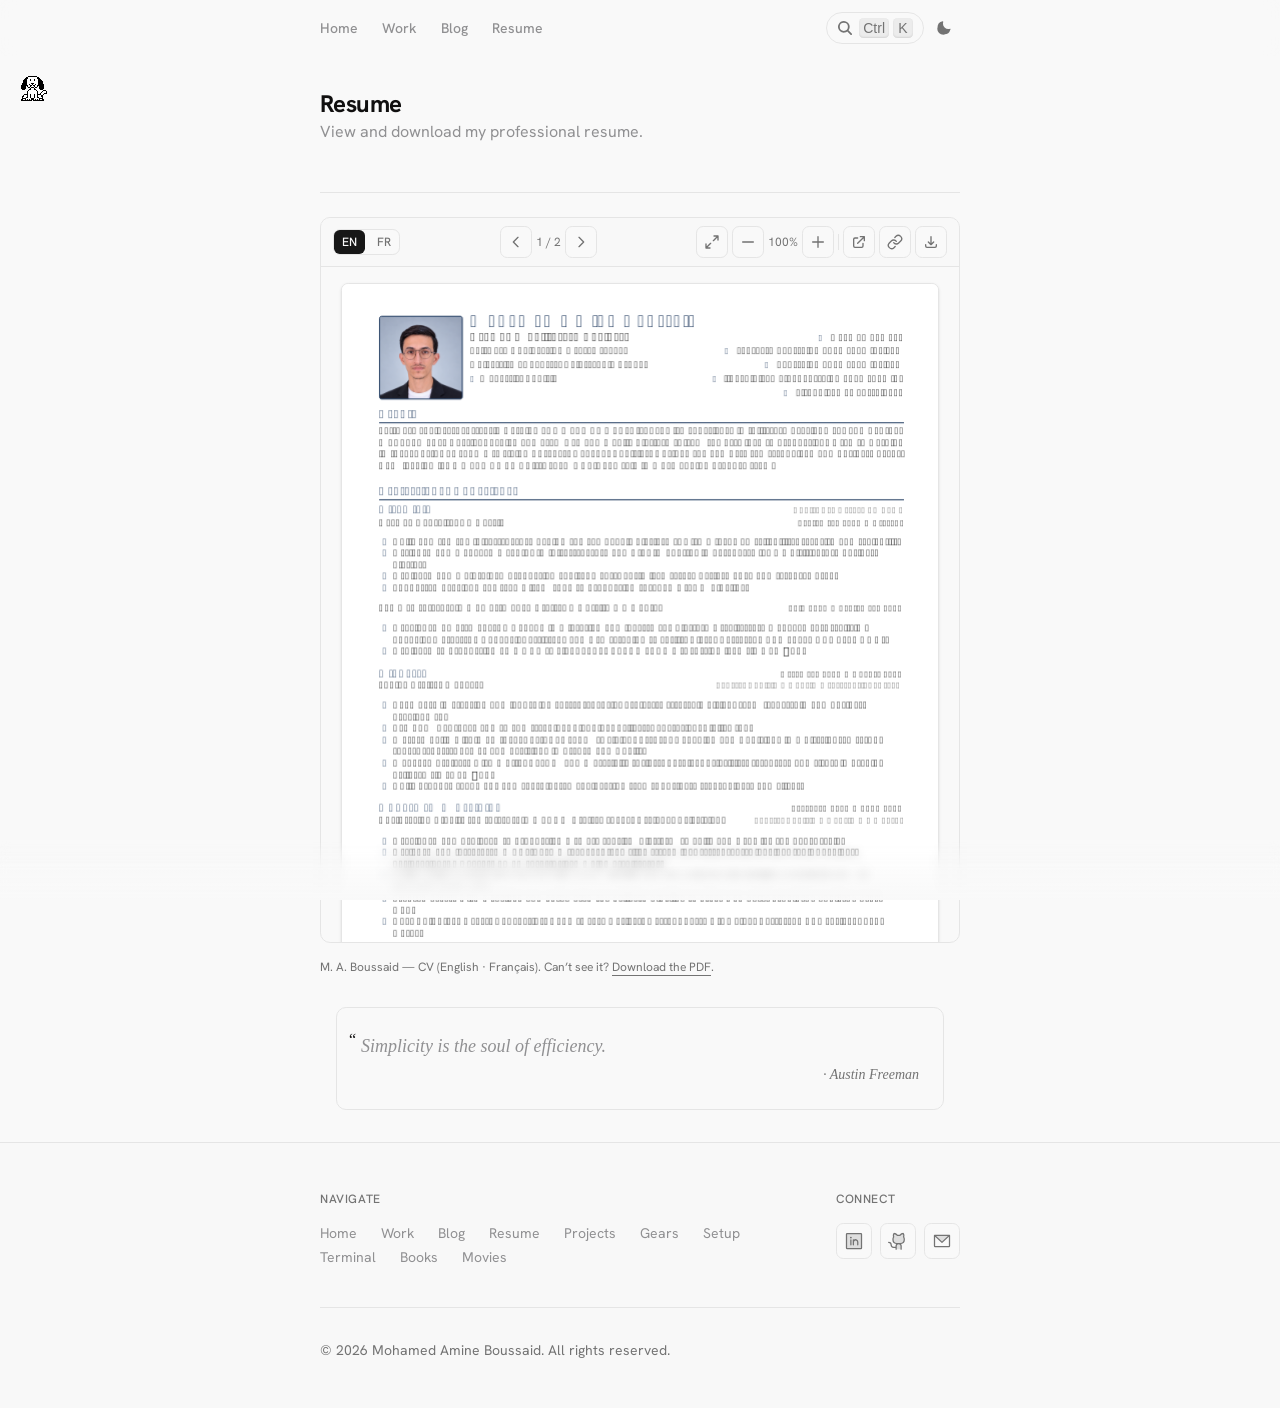
<file: resume.html>
<!DOCTYPE html>
<html lang="en">
<head><meta charset="utf-8"/><meta content="width=device-width, initial-scale=1" name="viewport"/><title>Mohamed Amine Boussaid - Software Engineer</title><meta content="View and download Mohamed Amine Boussaid's professional resume and CV. Technical skills, experience, and qualifications." name="description"/><meta content="Mohamed Amine Boussaid resume, Boussaid CV, DevOps engineer resume, tech lead CV, software engineer Tunisia, Kubernetes experience, cloud infrastructure resume" name="keywords"/><meta content="index,follow" name="robots"/><link href="https://www.boussaidmohamedamine.com/resume.html" rel="canonical"/><meta content="Resume - Mohamed Amine Boussaid" property="og:title"/><meta content="Resume of Mohamed Amine Boussaid, tech lead and DevOps engineer." property="og:description"/><meta content="website" property="og:type"/><meta content="https://www.boussaidmohamedamine.com/resume.html" property="og:url"/><meta content="https://www.boussaidmohamedamine.com/assets/profile/og-card.png" property="og:image"/><meta content="1200" property="og:image:width"/><meta content="630" property="og:image:height"/><meta content="https://www.boussaidmohamedamine.com/assets/profile/og-card.png" name="twitter:image"/><meta content="summary_large_image" name="twitter:card"/><meta content="Resume - Mohamed Amine Boussaid" name="twitter:title"/><meta content="Resume of Mohamed Amine Boussaid, tech lead and DevOps engineer." name="twitter:description"/><meta content="Mohamed Amine Boussaid" name="author"/><link href="favicon.ico" rel="icon" sizes="any"/><link href="favicon-16x16.png" rel="icon" sizes="16x16" type="image/png"/><link href="favicon-32x32.png" rel="icon" sizes="32x32" type="image/png"/><link href="apple-touch-icon.png" rel="apple-touch-icon"/><link href="site.webmanifest" rel="manifest"/><link href="assets/css/fonts.css" rel="stylesheet"/><link href="assets/css/main.css" rel="stylesheet"/><script>try{if(localStorage.getItem('theme')==='dark')document.documentElement.classList.add('dark')}catch(e){}</script><style>#pdf-viewer{max-height:75vh}#pdf-card:fullscreen{display:flex;flex-direction:column;background:var(--background);border:0;border-radius:0}#pdf-card:fullscreen #pdf-viewer{max-height:none;flex:1 1 auto}</style></head>
<body class="hankengrotesk_a9d8294d-module__aGBq3a__className hankengrotesk_a9d8294d-module__aGBq3a__variable geist_a71539c9-module__T19VSG__variable geist_mono_8d43a2aa-module__8Li5zG__variable antialiased"><div></div><div data-site-chrome=""></div><header class="sticky top-0 z-50 w-full bg-background/95 backdrop-blur supports-backdrop-filter:bg-background/60" data-site-chrome=""><div class="container mx-auto max-w-2xl px-4 flex h-14 items-center justify-between"><nav class="flex items-center gap-6 text-sm font-medium"><a class="text-secondary transition-colors hover:text-primary" href="index.html">Home</a><a class="text-secondary transition-colors hover:text-primary" href="work.html">Work</a><a class="text-secondary transition-colors hover:text-primary" href="blog.html">Blog</a><a class="text-secondary transition-colors hover:text-primary" href="resume.html">Resume</a></nav><div class="flex items-center gap-1"><button aria-label="Open search (Ctrl+K)" class="group/button inline-flex shrink-0 items-center justify-center text-muted-foreground transition-all outline-none focus-visible:border-ring focus-visible:ring-3 focus-visible:ring-ring/50 active:scale-[0.98] disabled:pointer-events-none disabled:opacity-50 aria-invalid:border-destructive aria-invalid:ring-3 aria-invalid:ring-destructive/20 dark:aria-invalid:border-destructive/50 dark:aria-invalid:ring-destructive/40 [&amp;_svg]:pointer-events-none [&amp;_svg]:shrink-0 [&amp;_svg:not([class*='size-'])]:size-4 sm:border sm:bg-clip-padding sm:text-sm sm:font-medium sm:whitespace-nowrap sm:border-border sm:bg-background aria-expanded:bg-muted aria-expanded:text-foreground dark:sm:border-input dark:sm:bg-input/30 sm:h-8 sm:px-2.5 sm:in-data-[slot=button-group]:rounded-lg sm:has-data-[icon=inline-end]:pr-1.5 sm:has-data-[icon=inline-start]:pl-1.5 sm:gap-1.5 sm:rounded-full sm:shadow-none sm:hover:bg-background sm:hover:text-muted-foreground dark:sm:hover:bg-input/30" data-size="sm" data-slot="button" data-variant="outline" id="cmdk-open" type="button"><svg aria-hidden="true" fill="none" viewbox="0 0 16 16"><path clip-rule="evenodd" d="M10.278 11.514a5.824 5.824 0 1 1 1.235-1.235l3.209 3.208A.875.875 0 0 1 14.111 15a.875.875 0 0 1-.624-.278l-3.209-3.208Zm.623-4.69a4.077 4.077 0 1 1-8.154 0 4.077 4.077 0 0 1 8.154 0Z" fill="currentColor" fill-rule="evenodd"></path></svg><kbd class="items-center gap-1 hidden sm:flex" data-slot="kbd-group"><kbd class="pointer-events-none inline-flex h-5 w-fit min-w-6 items-center justify-center gap-1 rounded-sm px-1 font-sans text-sm/none font-normal text-muted-foreground select-none [&amp;_svg:not([class*='size-'])]:size-3 bg-black/5 shadow-[inset_0_-1px_2px] shadow-black/10 dark:bg-white/10 dark:shadow-white/10 in-data-[slot=tooltip-content]:bg-white/20 in-data-[slot=tooltip-content]:text-background in-data-[slot=tooltip-content]:shadow-white/20 dark:in-data-[slot=tooltip-content]:bg-black/10 dark:in-data-[slot=tooltip-content]:shadow-black/10 dark:in-data-[slot=tooltip-content]:text-shadow-xs" data-slot="kbd">Ctrl</kbd><kbd class="pointer-events-none inline-flex h-5 items-center justify-center gap-1 rounded-sm px-1 font-sans text-sm/none font-normal text-muted-foreground select-none [&amp;_svg:not([class*='size-'])]:size-3 bg-black/5 shadow-[inset_0_-1px_2px] shadow-black/10 dark:bg-white/10 dark:shadow-white/10 in-data-[slot=tooltip-content]:bg-white/20 in-data-[slot=tooltip-content]:text-background in-data-[slot=tooltip-content]:shadow-white/20 dark:in-data-[slot=tooltip-content]:bg-black/10 dark:in-data-[slot=tooltip-content]:shadow-black/10 dark:in-data-[slot=tooltip-content]:text-shadow-xs w-5 min-w-5" data-slot="kbd">K</kbd></kbd></button><button aria-label="Toggle theme" class="inline-flex size-8 items-center justify-center rounded-md text-muted-foreground transition-colors hover:text-primary" id="theme-toggle" type="button"><svg aria-hidden="true" class="icon-moon size-4" fill="currentColor" viewBox="0 0 256 256" xmlns="http://www.w3.org/2000/svg"><path d="M233.54,142.23a8,8,0,0,0-8-2,88.08,88.08,0,0,1-109.8-109.8,8,8,0,0,0-10-10A104.84,104.84,0,1,0,230.36,150.21,8,8,0,0,0,233.54,142.23ZM128,208A104,104,0,0,1,48.46,72.46,88.13,88.13,0,0,0,183.54,207.54,103.72,103.72,0,0,1,128,208Z"></path></svg><svg aria-hidden="true" class="icon-sun size-4 hidden" fill="currentColor" viewBox="0 0 256 256" xmlns="http://www.w3.org/2000/svg"><path d="M120,40V16a8,8,0,0,1,16,0V40a8,8,0,0,1-16,0Zm8,24a64,64,0,1,0,64,64A64.07,64.07,0,0,0,128,64Zm0,112a48,48,0,1,1,48-48A48.05,48.05,0,0,1,128,176ZM58.34,69.66a8,8,0,0,0,11.32-11.32l-16-16a8,8,0,0,0-11.32,11.32Zm0,116.68a8,8,0,0,0-11.32,11.32l16,16a8,8,0,0,0,11.32-11.32ZM192,72a8,8,0,0,0,5.66-2.34l16-16a8,8,0,0,0-11.32-11.32l-16,16A8,8,0,0,0,192,72Zm5.66,114.34a8,8,0,0,0-11.32,11.32l16,16a8,8,0,0,0,11.32-11.32ZM48,128a8,8,0,0,0-8-8H16a8,8,0,0,0,0,16h24A8,8,0,0,0,48,128Zm80,80a8,8,0,0,0-8,8v24a8,8,0,0,0,16,0V216A8,8,0,0,0,128,208Z"></path></svg></button></div></div></header><main><div class="container mx-auto max-w-2xl px-4 undefined"><section class="space-y-4 pt-8"><div class="animate-in-up pb-8"><h1 class="text-2xl font-bold tracking-tight">Resume</h1><p class="max-w-2xl text-secondary">View and download my professional resume.</p></div><div class="animate-in-up" style="animation-delay:0.05s"><div class="shrink-0 bg-border data-horizontal:h-px data-horizontal:w-full data-vertical:w-px data-vertical:self-stretch mb-6" data-orientation="horizontal" data-slot="separator" role="none"></div></div><div class="animate-in-up" style="animation-delay:0.1s"><div class="overflow-hidden rounded-xl border border-border bg-card" id="pdf-card"><div class="flex flex-wrap items-center justify-between gap-2 border-b border-border bg-muted/30 px-3 py-2"><div aria-label="CV language" class="flex items-center gap-1 rounded-lg border border-border bg-background p-0.5" role="group"><button aria-pressed="true" class="rounded-md px-2 py-1 text-xs font-medium transition-colors" data-cv-lang="en" type="button">EN</button><button aria-pressed="false" class="rounded-md px-2 py-1 text-xs font-medium transition-colors" data-cv-lang="fr" type="button">FR</button></div><div class="flex items-center gap-1"><button aria-label="Previous page" class="flex size-8 items-center justify-center rounded-lg border border-border bg-background text-muted-foreground transition-colors hover:bg-muted hover:text-primary disabled:pointer-events-none disabled:opacity-40" id="pdf-prev" type="button"><svg class="size-4" fill="none" stroke="currentColor" stroke-linecap="round" stroke-linejoin="round" stroke-width="2" viewBox="0 0 24 24"><path d="M15 19l-7-7 7-7"/></svg></button><span class="min-w-14 text-center text-xs tabular-nums text-muted-foreground" id="pdf-status">&hellip;</span><button aria-label="Next page" class="flex size-8 items-center justify-center rounded-lg border border-border bg-background text-muted-foreground transition-colors hover:bg-muted hover:text-primary disabled:pointer-events-none disabled:opacity-40" id="pdf-next" type="button"><svg class="size-4" fill="none" stroke="currentColor" stroke-linecap="round" stroke-linejoin="round" stroke-width="2" viewBox="0 0 24 24"><path d="M9 5l7 7-7 7"/></svg></button></div><div class="flex items-center gap-1"><button aria-label="Toggle fullscreen" class="flex size-8 items-center justify-center rounded-lg border border-border bg-background text-muted-foreground transition-colors hover:bg-muted hover:text-primary disabled:pointer-events-none disabled:opacity-40" id="pdf-fs" type="button"><svg class="size-4" fill="none" stroke="currentColor" stroke-linecap="round" stroke-linejoin="round" stroke-width="2" viewBox="0 0 24 24"><path d="M15 3h6v6M9 21H3v-6M21 3l-7 7M3 21l7-7"/></svg></button><button aria-label="Zoom out" class="flex size-8 items-center justify-center rounded-lg border border-border bg-background text-muted-foreground transition-colors hover:bg-muted hover:text-primary disabled:pointer-events-none disabled:opacity-40" id="pdf-zoom-out" type="button"><svg class="size-4" fill="none" stroke="currentColor" stroke-linecap="round" stroke-linejoin="round" stroke-width="2" viewBox="0 0 24 24"><path d="M20 12H4"/></svg></button><span class="min-w-11 text-center text-xs tabular-nums text-muted-foreground" id="pdf-zoom-label">100%</span><button aria-label="Zoom in" class="flex size-8 items-center justify-center rounded-lg border border-border bg-background text-muted-foreground transition-colors hover:bg-muted hover:text-primary disabled:pointer-events-none disabled:opacity-40" id="pdf-zoom-in" type="button"><svg class="size-4" fill="none" stroke="currentColor" stroke-linecap="round" stroke-linejoin="round" stroke-width="2" viewBox="0 0 24 24"><path d="M12 4v16m8-8H4"/></svg></button><span aria-hidden="true" class="mx-1 h-4 w-px bg-border"></span><a aria-label="Open PDF in new tab" id="pdf-open" class="flex size-8 items-center justify-center rounded-lg border border-border bg-background text-muted-foreground transition-colors hover:bg-muted hover:text-primary disabled:pointer-events-none disabled:opacity-40" href="assets/resume-en.pdf" rel="noopener" target="_blank"><svg class="size-4" fill="none" stroke="currentColor" stroke-linecap="round" stroke-linejoin="round" stroke-width="2" viewBox="0 0 24 24"><path d="M10 6H6a2 2 0 00-2 2v10a2 2 0 002 2h10a2 2 0 002-2v-4M14 4h6m0 0v6m0-6L10 14"/></svg></a><button aria-label="Copy CV link" class="flex size-8 items-center justify-center rounded-lg border border-border bg-background text-muted-foreground transition-colors hover:bg-muted hover:text-primary" id="pdf-copy" type="button"><svg class="size-4" fill="none" stroke="currentColor" stroke-linecap="round" stroke-linejoin="round" stroke-width="2" viewBox="0 0 24 24"><path d="M10 13a5 5 0 007.54.54l3-3a5 5 0 00-7.07-7.07l-1.72 1.71"/><path d="M14 11a5 5 0 00-7.54-.54l-3 3a5 5 0 007.07 7.07l1.71-1.71"/></svg></button><a aria-label="Download PDF" id="pdf-dl" class="flex size-8 items-center justify-center rounded-lg border border-border bg-background text-muted-foreground transition-colors hover:bg-muted hover:text-primary disabled:pointer-events-none disabled:opacity-40" download href="assets/resume-en.pdf"><svg class="size-4" fill="none" stroke="currentColor" stroke-linecap="round" stroke-linejoin="round" stroke-width="2" viewBox="0 0 24 24"><path d="M4 16v2a2 2 0 002 2h12a2 2 0 002-2v-2M12 4v12m0 0l-4-4m4 4l4-4"/></svg></a></div></div><div class="max-h-[75vh] cursor-grab overflow-auto bg-muted/40 px-3 py-4 sm:px-5 sm:py-5" id="pdf-viewer"><div class="mx-auto flex flex-col items-center gap-4" id="pdf-pages"></div><div class="flex flex-col items-center justify-center gap-3 py-16 text-sm text-muted-foreground" id="pdf-loading"><span class="size-5 animate-spin rounded-full border-2 border-border border-t-primary"></span>Loading CV&hellip;</div></div></div></div><p class="animate-in-up mt-3 text-xs text-muted-foreground" style="animation-delay:0.15s">M. A. Boussaid — CV (English · Français). Can&rsquo;t see it? <a class="underline decoration-border underline-offset-4 transition-colors hover:text-primary" download href="assets/resume-en.pdf" id="pdf-caption-link">Download the PDF</a>.</p></section><div class="container mx-auto max-w-2xl px-4 py-8"><div id="quote-card"></div></div></div></main><div class="pointer-events-none fixed inset-x-0 bottom-0 z-10 h-[60px] select-none bg-gradient-to-t from-background to-transparent opacity-100 backdrop-blur-[5px] [mask-image:linear-gradient(to_top,black_50%,transparent)] [-webkit-mask-image:linear-gradient(to_top,black_50%,transparent)] dark:[mask-image:linear-gradient(to_top,black_50%,transparent)] dark:[-webkit-mask-image:linear-gradient(to_top,black_50%,transparent)]" data-site-chrome="" style="user-select:none"></div><footer class="border-t border-border bg-muted/30" data-site-chrome=""><div class="container mx-auto max-w-2xl px-4 py-12"><div class="flex flex-col gap-10 sm:flex-row sm:items-start sm:justify-between sm:gap-8"><div class="flex flex-col gap-4"><p class="text-xs font-medium uppercase tracking-wider text-muted-foreground">Navigate</p><nav class="flex flex-wrap gap-x-6 gap-y-1"><a class="text-sm text-secondary transition-colors hover:text-primary" href="index.html">Home</a><a class="text-sm text-secondary transition-colors hover:text-primary" href="work.html">Work</a><a class="text-sm text-secondary transition-colors hover:text-primary" href="blog.html">Blog</a><a class="text-sm text-secondary transition-colors hover:text-primary" href="resume.html">Resume</a><a class="text-sm text-secondary transition-colors hover:text-primary" href="projects.html">Projects</a><a class="text-sm text-secondary transition-colors hover:text-primary" href="gears.html">Gears</a><a class="text-sm text-secondary transition-colors hover:text-primary" href="setup.html">Setup</a><a class="text-sm text-secondary transition-colors hover:text-primary" href="terminal.html">Terminal</a><a class="text-sm text-secondary transition-colors hover:text-primary" href="books.html">Books</a><a class="text-sm text-secondary transition-colors hover:text-primary" href="movies.html">Movies</a></nav></div><div class="flex flex-col gap-4"><p class="text-xs font-medium uppercase tracking-wider text-muted-foreground">Connect</p><div class="flex gap-2"><a aria-label="LinkedIn" class="flex size-9 items-center justify-center rounded-lg border border-border bg-background text-muted-foreground transition-colors hover:bg-muted hover:text-primary" href="https://www.linkedin.com/in/boussaidmohamedamine/" rel="noopener noreferrer" target="_blank" data-tooltip="Follow me on LinkedIn"><svg class="size-5" fill="currentColor" height="1em" viewbox="0 0 256 256" width="1em" xmlns="http://www.w3.org/2000/svg"><path d="M224,40V216a8,8,0,0,1-8,8H40a8,8,0,0,1-8-8V40a8,8,0,0,1,8-8H216A8,8,0,0,1,224,40Z" opacity="0.2"></path><path d="M216,24H40A16,16,0,0,0,24,40V216a16,16,0,0,0,16,16H216a16,16,0,0,0,16-16V40A16,16,0,0,0,216,24Zm0,192H40V40H216V216ZM96,112v64a8,8,0,0,1-16,0V112a8,8,0,0,1,16,0Zm88,28v36a8,8,0,0,1-16,0V140a20,20,0,0,0-40,0v36a8,8,0,0,1-16,0V112a8,8,0,0,1,15.79-1.78A36,36,0,0,1,184,140ZM100,84A12,12,0,1,1,88,72,12,12,0,0,1,100,84Z"></path></svg></a><a aria-label="Github" class="flex size-9 items-center justify-center rounded-lg border border-border bg-background text-muted-foreground transition-colors hover:bg-muted hover:text-primary" href="https://github.com/Boussaid001" rel="noopener noreferrer" target="_blank" data-tooltip="Follow me on GitHub"><svg class="size-5" fill="currentColor" height="1em" viewbox="0 0 256 256" width="1em" xmlns="http://www.w3.org/2000/svg"><path d="M208,104v8a48,48,0,0,1-48,48H136a32,32,0,0,1,32,32v40H104V192a32,32,0,0,1,32-32H112a48,48,0,0,1-48-48v-8a49.28,49.28,0,0,1,8.51-27.3A51.92,51.92,0,0,1,76,32a52,52,0,0,1,43.83,24h32.34A52,52,0,0,1,196,32a51.92,51.92,0,0,1,3.49,44.7A49.28,49.28,0,0,1,208,104Z" opacity="0.2"></path><path d="M208.3,75.68A59.74,59.74,0,0,0,202.93,28,8,8,0,0,0,196,24a59.75,59.75,0,0,0-48,24H124A59.75,59.75,0,0,0,76,24a8,8,0,0,0-6.93,4,59.78,59.78,0,0,0-5.38,47.68A58.14,58.14,0,0,0,56,104v8a56.06,56.06,0,0,0,48.44,55.47A39.8,39.8,0,0,0,96,192v8H72a24,24,0,0,1-24-24A40,40,0,0,0,8,136a8,8,0,0,0,0,16,24,24,0,0,1,24,24,40,40,0,0,0,40,40H96v16a8,8,0,0,0,16,0V192a24,24,0,0,1,48,0v40a8,8,0,0,0,16,0V192a39.8,39.8,0,0,0-8.44-24.53A56.06,56.06,0,0,0,216,112v-8A58,58,0,0,0,208.3,75.68ZM200,112a40,40,0,0,1-40,40H112a40,40,0,0,1-40-40v-8a41.74,41.74,0,0,1,6.9-22.48A8,8,0,0,0,80,73.83a43.81,43.81,0,0,1,.79-33.58,43.88,43.88,0,0,1,32.32,20.06A8,8,0,0,0,119.82,64h32.35a8,8,0,0,0,6.74-3.69,43.87,43.87,0,0,1,32.32-20.06A43.81,43.81,0,0,1,192,73.83a8.09,8.09,0,0,0,1,7.65A41.76,41.76,0,0,1,200,104Z"></path></svg></a><a aria-label="Email" class="flex size-9 items-center justify-center rounded-lg border border-border bg-background text-muted-foreground transition-colors hover:bg-muted hover:text-primary" href="mailto:contact@boussaidmohamedamine.com" rel="noopener noreferrer" target="_blank" data-tooltip="Email me for collaboration"><svg class="size-5" fill="currentColor" height="1em" viewbox="0 0 256 256" width="1em" xmlns="http://www.w3.org/2000/svg"><path d="M224,56l-96,88L32,56Z" opacity="0.2"></path><path d="M224,48H32a8,8,0,0,0-8,8V192a16,16,0,0,0,16,16H216a16,16,0,0,0,16-16V56A8,8,0,0,0,224,48ZM203.43,64,128,133.15,52.57,64ZM216,192H40V74.19l82.59,75.71a8,8,0,0,0,10.82,0L216,74.19V192Z"></path></svg></a></div></div></div><div class="mt-10 flex flex-col items-center justify-between gap-2 border-t border-border pt-8 sm:flex-row sm:items-center sm:gap-4"><p class="text-sm text-muted-foreground">© 2026 Mohamed Amine Boussaid. All rights reserved.</p></div></div></footer><section aria-atomic="false" aria-label="Notifications alt+T" aria-live="polite" aria-relevant="additions text" tabindex="-1"></section><script>window.ONEKO_BASE='assets/oneko/';</script><script defer src="assets/js/site.js"></script><script defer src="assets/oneko/oneko.js"></script><script src="assets/vendor/pdfjs/pdf.min.js"></script><script>(function(){var viewer=document.getElementById('pdf-viewer');if(!viewer||!window.pdfjsLib)return;pdfjsLib.GlobalWorkerOptions.workerSrc='assets/vendor/pdfjs/pdf.worker.min.js';var pagesEl=document.getElementById('pdf-pages'),loadingEl=document.getElementById('pdf-loading'),statusEl=document.getElementById('pdf-status'),zoomLabel=document.getElementById('pdf-zoom-label'),btnPrev=document.getElementById('pdf-prev'),btnNext=document.getElementById('pdf-next'),btnOut=document.getElementById('pdf-zoom-out'),btnIn=document.getElementById('pdf-zoom-in'),btnFs=document.getElementById('pdf-fs'),btnCopy=document.getElementById('pdf-copy'),openA=document.getElementById('pdf-open'),dlA=document.getElementById('pdf-dl'),capA=document.getElementById('pdf-caption-link');var LANGS={en:'assets/resume-en.pdf',fr:'assets/resume-fr.pdf'};var doc=null,zoom=1,current=1,holders=[],observer=null,src=LANGS.en;try{var sv=localStorage.getItem('cv-lang');if(LANGS[sv])src=LANGS[sv]}catch(e){}function setStatus(){if(!doc){statusEl.textContent='…';return}statusEl.textContent=current+' / '+doc.numPages;btnPrev.disabled=current<=1;btnNext.disabled=current>=doc.numPages}function syncLinks(){if(openA)openA.href=src;if(dlA)dlA.href=src;if(capA)capA.href=src}function setLangUI(){document.querySelectorAll('[data-cv-lang]').forEach(function(b){var on=LANGS[b.getAttribute('data-cv-lang')]===src;b.setAttribute('aria-pressed',on?'true':'false');b.className='rounded-md px-2 py-1 text-xs font-medium transition-colors '+(on?'bg-primary text-primary-foreground':'text-muted-foreground hover:text-primary')})}function bindObserver(){if(observer)observer.disconnect();observer=new IntersectionObserver(function(es){es.forEach(function(e){if(e.isIntersecting){current=+e.target.dataset.page;setStatus()}})},{root:viewer,threshold:0.5});holders.forEach(function(el){observer.observe(el)})}function render(){pagesEl.innerHTML='';holders=[];var avail=Math.max(viewer.clientWidth-(window.innerWidth<640?24:40),200);var dpr=Math.min(window.devicePixelRatio||1,2);var tasks=[];for(var i=1;i<=doc.numPages;i++){(function(n){var holder=document.createElement('div');holder.className='pdf-page shrink-0 overflow-hidden rounded-lg border border-border bg-white shadow-sm';var cssW=Math.round(avail*zoom);holder.style.width=cssW+'px';holder.style.margin='0 auto';holder.dataset.page=n;var ph=document.createElement('div');ph.className='flex h-48 items-center justify-center text-xs text-muted-foreground';ph.textContent='Page '+n;holder.appendChild(ph);pagesEl.appendChild(holder);holders.push(holder);tasks.push(doc.getPage(n).then(function(page){var base=page.getViewport({scale:1});var s=(avail/base.width)*zoom;var vp=page.getViewport({scale:s*dpr});var c=document.createElement('canvas');c.width=vp.width;c.height=vp.height;c.style.width=cssW+'px';c.style.display='block';return page.render({canvasContext:c.getContext('2d'),viewport:vp}).promise.then(function(){if(ph.parentNode)holder.replaceChild(c,ph)})}))})(i)}return Promise.all(tasks)}function load(){statusEl.textContent='…';pagesEl.innerHTML='';holders=[];if(loadingEl)loadingEl.classList.remove('hidden');syncLinks();setLangUI();pdfjsLib.getDocument(src).promise.then(function(d){doc=d;current=1;if(loadingEl)loadingEl.classList.add('hidden');return render()}).then(function(){setStatus();bindObserver()}).catch(function(){if(loadingEl){loadingEl.classList.remove('hidden');loadingEl.innerHTML='Couldn\'t render the PDF here &mdash; <a class="underline" href="'+src+'" target="_blank" rel="noopener">open it directly</a>.'}})}document.querySelectorAll('[data-cv-lang]').forEach(function(b){b.addEventListener('click',function(){var k=b.getAttribute('data-cv-lang');if(LANGS[k]&&LANGS[k]!==src){src=LANGS[k];try{localStorage.setItem('cv-lang',k)}catch(e){}load()}})});btnPrev.addEventListener('click',function(){if(current>1&&holders[current-2])holders[current-2].scrollIntoView({behavior:'smooth',block:'start'})});btnNext.addEventListener('click',function(){if(doc&&current<doc.numPages&&holders[current])holders[current].scrollIntoView({behavior:'smooth',block:'start'})});function setZoom(z){zoom=Math.min(2,Math.max(0.5,z));zoomLabel.textContent=Math.round(zoom*100)+'%';if(doc)render().then(bindObserver)}btnOut.addEventListener('click',function(){setZoom(zoom-0.25)});btnIn.addEventListener('click',function(){setZoom(zoom+0.25)});btnCopy&&btnCopy.addEventListener('click',function(){var u=new URL(src,location.href).href;var orig=btnCopy.innerHTML;var done=function(){btnCopy.innerHTML='<svg class="size-4" fill="none" stroke="currentColor" stroke-linecap="round" stroke-linejoin="round" stroke-width="2" viewBox="0 0 24 24"><path d="M20 6L9 17l-5-5"/></svg>';setTimeout(function(){btnCopy.innerHTML=orig},1500)};if(navigator.clipboard&&navigator.clipboard.writeText)navigator.clipboard.writeText(u).then(done,done);else done()});btnFs&&btnFs.addEventListener('click',function(){var card=document.getElementById('pdf-card');if(document.fullscreenElement)document.exitFullscreen();else if(card&&card.requestFullscreen)card.requestFullscreen()});var panning=false,sx=0,sy=0,sl=0,st=0;viewer.addEventListener('pointerdown',function(e){if(zoom<=1||e.target.closest('button,a'))return;panning=true;sx=e.clientX;sy=e.clientY;sl=viewer.scrollLeft;st=viewer.scrollTop;viewer.setPointerCapture(e.pointerId);viewer.style.cursor='grabbing';e.preventDefault()});viewer.addEventListener('pointermove',function(e){if(!panning)return;viewer.scrollLeft=sl-(e.clientX-sx);viewer.scrollTop=st-(e.clientY-sy)});viewer.addEventListener('pointerup',function(){panning=false;viewer.style.cursor=''});viewer.addEventListener('pointercancel',function(){panning=false;viewer.style.cursor=''});var rt;window.addEventListener('resize',function(){clearTimeout(rt);rt=setTimeout(function(){if(doc)render().then(bindObserver)},250)});load()})();</script></body>
</html>
</file>
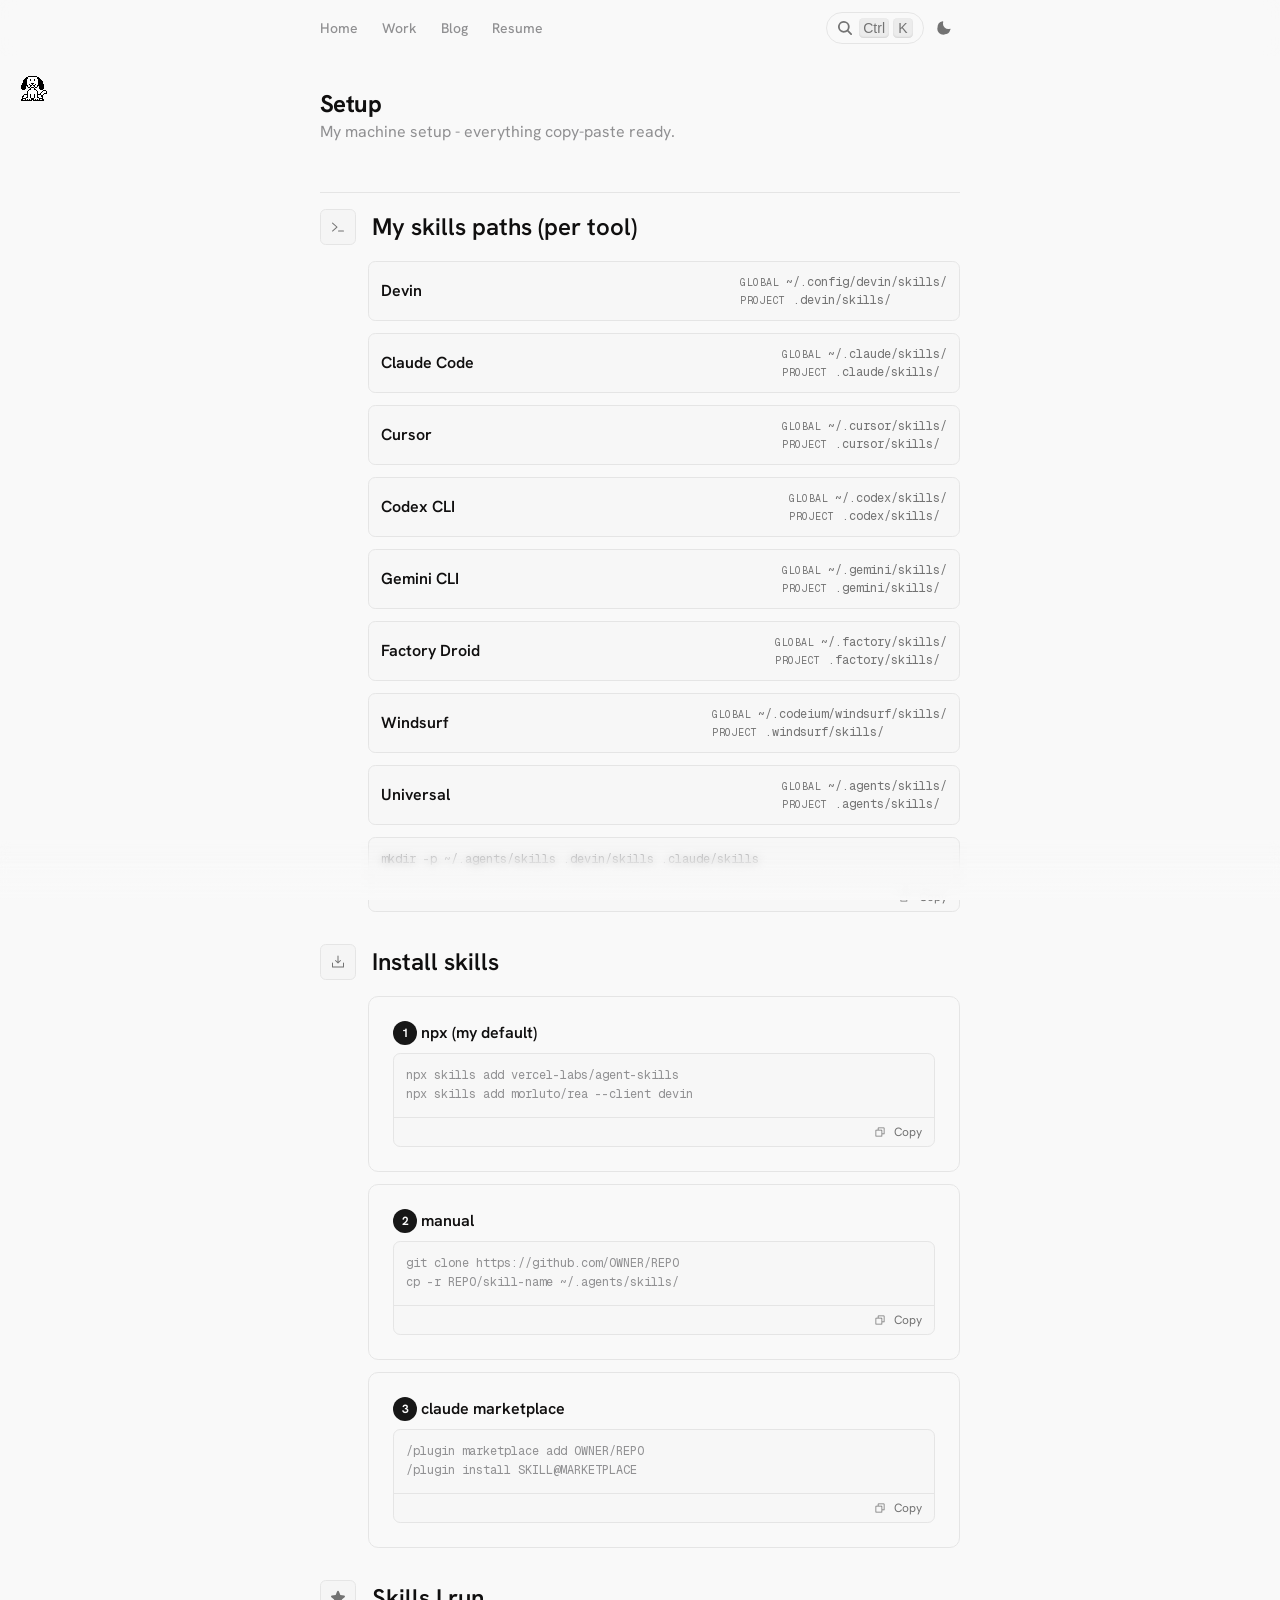
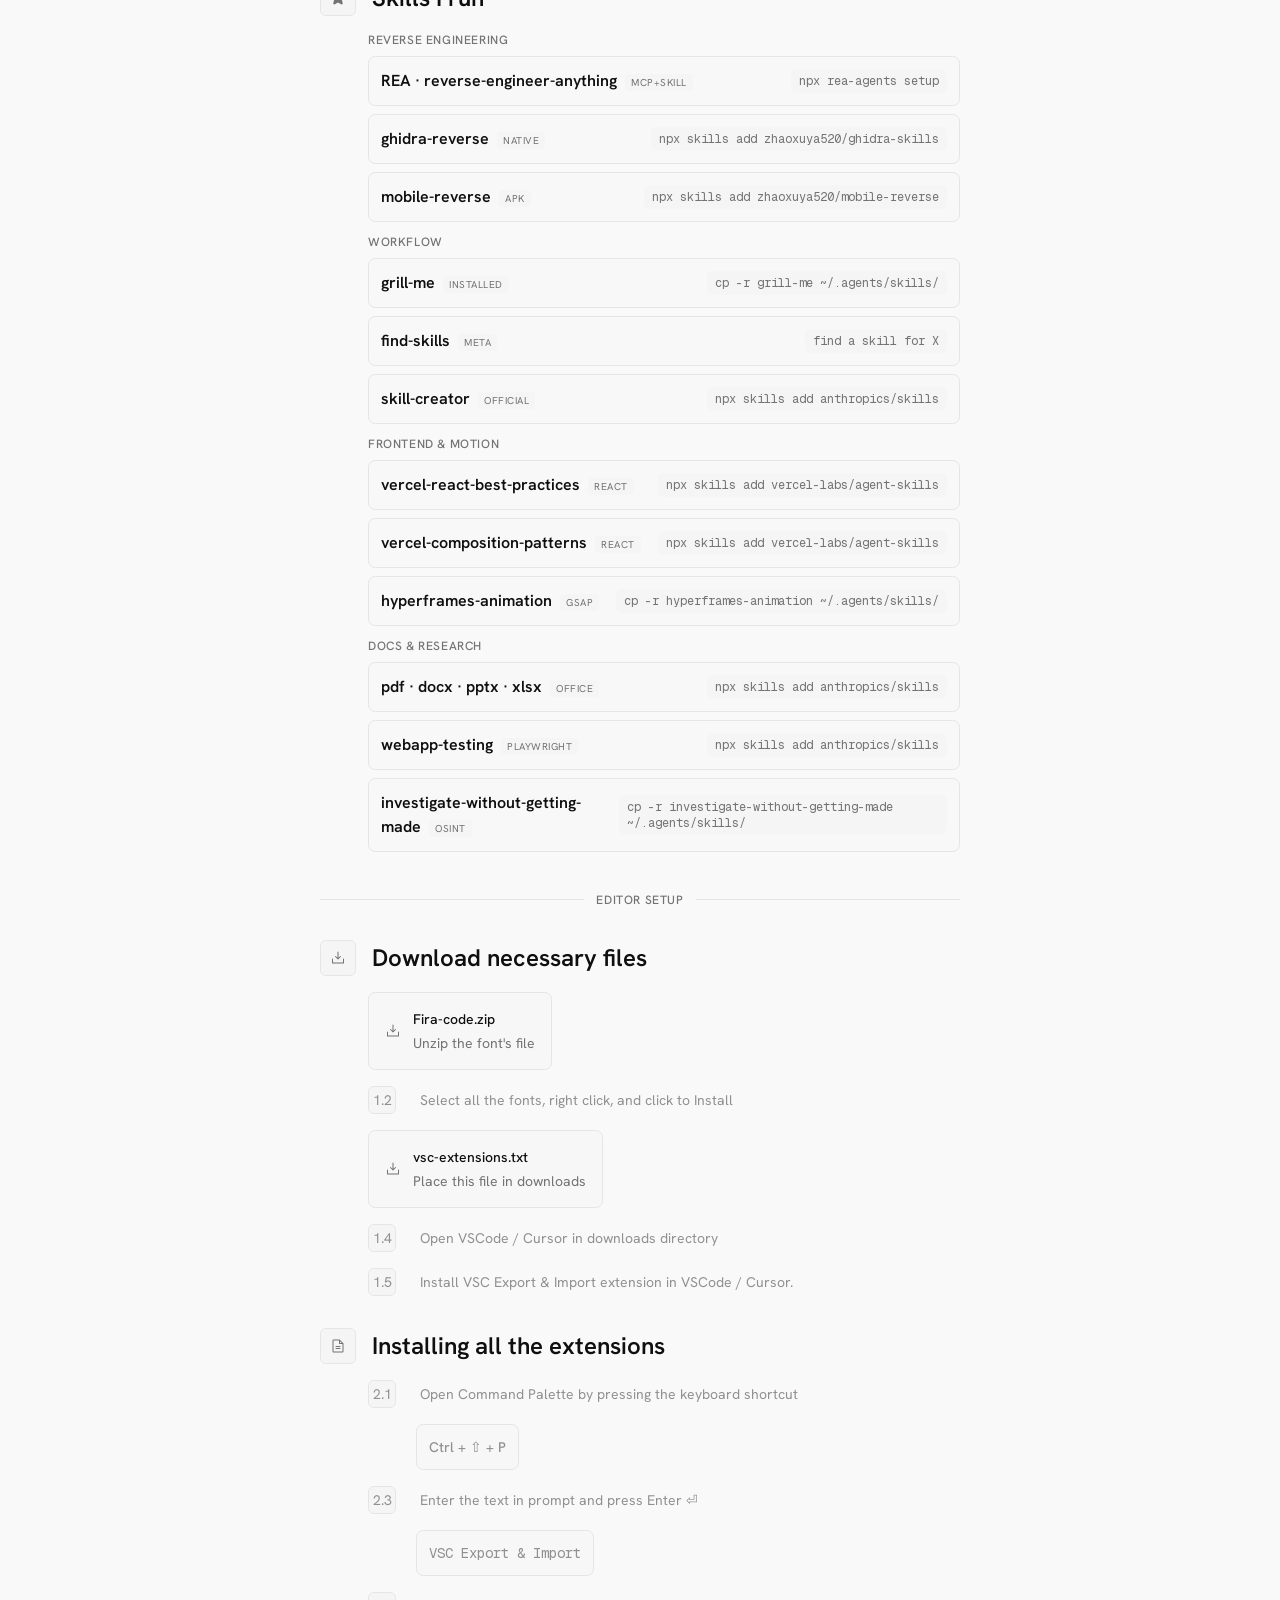
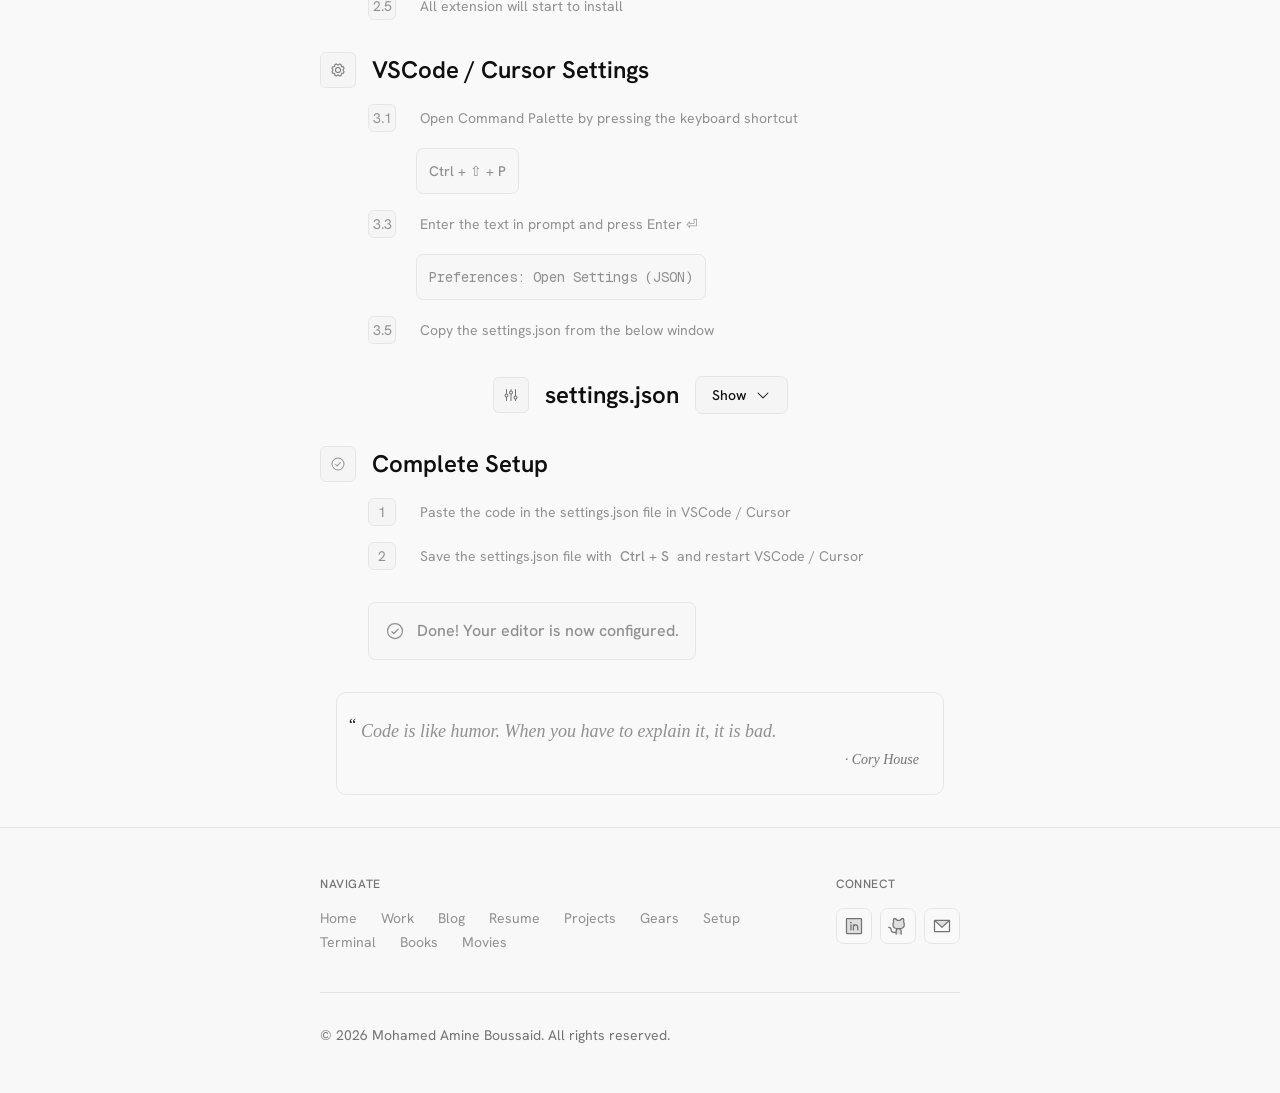
<file: setup.html>
<!DOCTYPE html>
<html lang="en">
<head><meta charset="utf-8"/><meta content="width=device-width, initial-scale=1" name="viewport"/><title>Mohamed Amine Boussaid - Software Engineer</title><meta content="Complete guide to setting up VS Code with my preferred configuration, extensions, and fonts for optimal development." name="description"/><meta content="developer setup guide, agent skills, Claude Code skills, Cursor setup, Devin CLI, Codex CLI, Gemini CLI, Factory Droid, Windsurf, SKILL.md, agent configuration, VS Code setup, Fira Code" name="keywords"/><meta content="index,follow" name="robots"/><link href="https://www.boussaidmohamedamine.com/setup.html" rel="canonical"/><meta content="Setup - Mohamed Amine Boussaid" property="og:title"/><meta content="My machine setup - everything copy-paste ready." property="og:description"/><meta content="website" property="og:type"/><meta content="https://www.boussaidmohamedamine.com/setup.html" property="og:url"/><meta content="https://www.boussaidmohamedamine.com/assets/profile/og-card.png" property="og:image"/><meta content="1200" property="og:image:width"/><meta content="630" property="og:image:height"/><meta content="https://www.boussaidmohamedamine.com/assets/profile/og-card.png" name="twitter:image"/><meta content="summary_large_image" name="twitter:card"/><meta content="Setup - Mohamed Amine Boussaid" name="twitter:title"/><meta content="My machine setup - everything copy-paste ready." name="twitter:description"/><meta content="Mohamed Amine Boussaid" name="author"/><link href="favicon.ico" rel="icon" sizes="any"/><link href="favicon-16x16.png" rel="icon" sizes="16x16" type="image/png"/><link href="favicon-32x32.png" rel="icon" sizes="32x32" type="image/png"/><link href="apple-touch-icon.png" rel="apple-touch-icon"/><link href="site.webmanifest" rel="manifest"/><link href="assets/css/fonts.css" rel="stylesheet"/><link href="assets/css/main.css" rel="stylesheet"/><script>try{if(localStorage.getItem('theme')==='dark')document.documentElement.classList.add('dark')}catch(e){}</script></head>
<body class="hankengrotesk_a9d8294d-module__aGBq3a__className hankengrotesk_a9d8294d-module__aGBq3a__variable geist_a71539c9-module__T19VSG__variable geist_mono_8d43a2aa-module__8Li5zG__variable antialiased"><div></div><div data-site-chrome=""></div><header class="sticky top-0 z-50 w-full bg-background/95 backdrop-blur supports-backdrop-filter:bg-background/60" data-site-chrome=""><div class="container mx-auto max-w-2xl px-4 flex h-14 items-center justify-between"><nav class="flex items-center gap-6 text-sm font-medium"><a class="text-secondary transition-colors hover:text-primary" href="index.html">Home</a><a class="text-secondary transition-colors hover:text-primary" href="work.html">Work</a><a class="text-secondary transition-colors hover:text-primary" href="blog.html">Blog</a><a class="text-secondary transition-colors hover:text-primary" href="resume.html">Resume</a></nav><div class="flex items-center gap-1"><button aria-label="Open search (Ctrl+K)" class="group/button inline-flex shrink-0 items-center justify-center text-muted-foreground transition-all outline-none focus-visible:border-ring focus-visible:ring-3 focus-visible:ring-ring/50 active:scale-[0.98] disabled:pointer-events-none disabled:opacity-50 aria-invalid:border-destructive aria-invalid:ring-3 aria-invalid:ring-destructive/20 dark:aria-invalid:border-destructive/50 dark:aria-invalid:ring-destructive/40 [&amp;_svg]:pointer-events-none [&amp;_svg]:shrink-0 [&amp;_svg:not([class*='size-'])]:size-4 sm:border sm:bg-clip-padding sm:text-sm sm:font-medium sm:whitespace-nowrap sm:border-border sm:bg-background aria-expanded:bg-muted aria-expanded:text-foreground dark:sm:border-input dark:sm:bg-input/30 sm:h-8 sm:px-2.5 sm:in-data-[slot=button-group]:rounded-lg sm:has-data-[icon=inline-end]:pr-1.5 sm:has-data-[icon=inline-start]:pl-1.5 sm:gap-1.5 sm:rounded-full sm:shadow-none sm:hover:bg-background sm:hover:text-muted-foreground dark:sm:hover:bg-input/30" data-size="sm" data-slot="button" data-variant="outline" id="cmdk-open" type="button"><svg aria-hidden="true" fill="none" viewbox="0 0 16 16"><path clip-rule="evenodd" d="M10.278 11.514a5.824 5.824 0 1 1 1.235-1.235l3.209 3.208A.875.875 0 0 1 14.111 15a.875.875 0 0 1-.624-.278l-3.209-3.208Zm.623-4.69a4.077 4.077 0 1 1-8.154 0 4.077 4.077 0 0 1 8.154 0Z" fill="currentColor" fill-rule="evenodd"></path></svg><kbd class="items-center gap-1 hidden sm:flex" data-slot="kbd-group"><kbd class="pointer-events-none inline-flex h-5 w-fit min-w-6 items-center justify-center gap-1 rounded-sm px-1 font-sans text-sm/none font-normal text-muted-foreground select-none [&amp;_svg:not([class*='size-'])]:size-3 bg-black/5 shadow-[inset_0_-1px_2px] shadow-black/10 dark:bg-white/10 dark:shadow-white/10 in-data-[slot=tooltip-content]:bg-white/20 in-data-[slot=tooltip-content]:text-background in-data-[slot=tooltip-content]:shadow-white/20 dark:in-data-[slot=tooltip-content]:bg-black/10 dark:in-data-[slot=tooltip-content]:shadow-black/10 dark:in-data-[slot=tooltip-content]:text-shadow-xs" data-slot="kbd">Ctrl</kbd><kbd class="pointer-events-none inline-flex h-5 items-center justify-center gap-1 rounded-sm px-1 font-sans text-sm/none font-normal text-muted-foreground select-none [&amp;_svg:not([class*='size-'])]:size-3 bg-black/5 shadow-[inset_0_-1px_2px] shadow-black/10 dark:bg-white/10 dark:shadow-white/10 in-data-[slot=tooltip-content]:bg-white/20 in-data-[slot=tooltip-content]:text-background in-data-[slot=tooltip-content]:shadow-white/20 dark:in-data-[slot=tooltip-content]:bg-black/10 dark:in-data-[slot=tooltip-content]:shadow-black/10 dark:in-data-[slot=tooltip-content]:text-shadow-xs w-5 min-w-5" data-slot="kbd">K</kbd></kbd></button><button aria-label="Toggle theme" class="inline-flex size-8 items-center justify-center rounded-md text-muted-foreground transition-colors hover:text-primary" id="theme-toggle" type="button"><svg aria-hidden="true" class="icon-moon size-4" fill="currentColor" viewBox="0 0 256 256" xmlns="http://www.w3.org/2000/svg"><path d="M233.54,142.23a8,8,0,0,0-8-2,88.08,88.08,0,0,1-109.8-109.8,8,8,0,0,0-10-10A104.84,104.84,0,1,0,230.36,150.21,8,8,0,0,0,233.54,142.23ZM128,208A104,104,0,0,1,48.46,72.46,88.13,88.13,0,0,0,183.54,207.54,103.72,103.72,0,0,1,128,208Z"></path></svg><svg aria-hidden="true" class="icon-sun size-4 hidden" fill="currentColor" viewBox="0 0 256 256" xmlns="http://www.w3.org/2000/svg"><path d="M120,40V16a8,8,0,0,1,16,0V40a8,8,0,0,1-16,0Zm8,24a64,64,0,1,0,64,64A64.07,64.07,0,0,0,128,64Zm0,112a48,48,0,1,1,48-48A48.05,48.05,0,0,1,128,176ZM58.34,69.66a8,8,0,0,0,11.32-11.32l-16-16a8,8,0,0,0-11.32,11.32Zm0,116.68a8,8,0,0,0-11.32,11.32l16,16a8,8,0,0,0,11.32-11.32ZM192,72a8,8,0,0,0,5.66-2.34l16-16a8,8,0,0,0-11.32-11.32l-16,16A8,8,0,0,0,192,72Zm5.66,114.34a8,8,0,0,0-11.32,11.32l16,16a8,8,0,0,0,11.32-11.32ZM48,128a8,8,0,0,0-8-8H16a8,8,0,0,0,0,16h24A8,8,0,0,0,48,128Zm80,80a8,8,0,0,0-8,8v24a8,8,0,0,0,16,0V216A8,8,0,0,0,128,208Z"></path></svg></button></div></div></header><main><div class="container mx-auto max-w-2xl px-4 undefined"><section class="space-y-4 pt-8"><div class="animate-in-up pb-8"><h1 class="text-2xl font-bold tracking-tight">Setup</h1><p class="max-w-2xl text-secondary">My machine setup - everything copy-paste ready.</p></div><div class="animate-in-up" style="animation-delay:0.05s"><div class="shrink-0 bg-border data-horizontal:h-px data-horizontal:w-full data-vertical:w-px data-vertical:self-stretch" data-orientation="horizontal" data-slot="separator" role="none"></div></div><div class="animate-in-up" style="animation-delay:0.1s"><div class="space-y-8"><div class="animate-in-up space-y-4" style="animation-delay:0s"><div class="flex items-center gap-4"><div class="flex size-9 items-center justify-center rounded-md border border-border bg-muted text-muted-foreground"><svg class="size-4" fill="currentColor" viewBox="0 0 256 256"><path d="M117.31,134l-72,64a8,8,0,1,1-10.63-12L100,128,34.69,70.05a8,8,0,1,1,10.63-12l72,64a8,8,0,0,1,0,11.95ZM216,184H136a8,8,0,0,0,0,16h80a8,8,0,0,0,0-16Z"/></svg></div><h2 class="text-2xl font-semibold">My skills paths (per tool)</h2></div><div class="ml-12 flex flex-col gap-3"><div class="flex flex-col gap-1 rounded-lg border border-border bg-muted/50 p-3 sm:flex-row sm:items-center sm:justify-between"><p class="shrink-0 font-semibold">Devin</p><div class="flex flex-col gap-0.5 sm:text-right"><p class="font-mono text-xs text-muted-foreground"><span class="text-[10px] uppercase tracking-wider">global</span> ~/.config/devin/skills/</p><p class="font-mono text-xs text-muted-foreground"><span class="text-[10px] uppercase tracking-wider">project</span> .devin/skills/</p></div></div><div class="flex flex-col gap-1 rounded-lg border border-border bg-muted/50 p-3 sm:flex-row sm:items-center sm:justify-between"><p class="shrink-0 font-semibold">Claude Code</p><div class="flex flex-col gap-0.5 sm:text-right"><p class="font-mono text-xs text-muted-foreground"><span class="text-[10px] uppercase tracking-wider">global</span> ~/.claude/skills/</p><p class="font-mono text-xs text-muted-foreground"><span class="text-[10px] uppercase tracking-wider">project</span> .claude/skills/</p></div></div><div class="flex flex-col gap-1 rounded-lg border border-border bg-muted/50 p-3 sm:flex-row sm:items-center sm:justify-between"><p class="shrink-0 font-semibold">Cursor</p><div class="flex flex-col gap-0.5 sm:text-right"><p class="font-mono text-xs text-muted-foreground"><span class="text-[10px] uppercase tracking-wider">global</span> ~/.cursor/skills/</p><p class="font-mono text-xs text-muted-foreground"><span class="text-[10px] uppercase tracking-wider">project</span> .cursor/skills/</p></div></div><div class="flex flex-col gap-1 rounded-lg border border-border bg-muted/50 p-3 sm:flex-row sm:items-center sm:justify-between"><p class="shrink-0 font-semibold">Codex CLI</p><div class="flex flex-col gap-0.5 sm:text-right"><p class="font-mono text-xs text-muted-foreground"><span class="text-[10px] uppercase tracking-wider">global</span> ~/.codex/skills/</p><p class="font-mono text-xs text-muted-foreground"><span class="text-[10px] uppercase tracking-wider">project</span> .codex/skills/</p></div></div><div class="flex flex-col gap-1 rounded-lg border border-border bg-muted/50 p-3 sm:flex-row sm:items-center sm:justify-between"><p class="shrink-0 font-semibold">Gemini CLI</p><div class="flex flex-col gap-0.5 sm:text-right"><p class="font-mono text-xs text-muted-foreground"><span class="text-[10px] uppercase tracking-wider">global</span> ~/.gemini/skills/</p><p class="font-mono text-xs text-muted-foreground"><span class="text-[10px] uppercase tracking-wider">project</span> .gemini/skills/</p></div></div><div class="flex flex-col gap-1 rounded-lg border border-border bg-muted/50 p-3 sm:flex-row sm:items-center sm:justify-between"><p class="shrink-0 font-semibold">Factory Droid</p><div class="flex flex-col gap-0.5 sm:text-right"><p class="font-mono text-xs text-muted-foreground"><span class="text-[10px] uppercase tracking-wider">global</span> ~/.factory/skills/</p><p class="font-mono text-xs text-muted-foreground"><span class="text-[10px] uppercase tracking-wider">project</span> .factory/skills/</p></div></div><div class="flex flex-col gap-1 rounded-lg border border-border bg-muted/50 p-3 sm:flex-row sm:items-center sm:justify-between"><p class="shrink-0 font-semibold">Windsurf</p><div class="flex flex-col gap-0.5 sm:text-right"><p class="font-mono text-xs text-muted-foreground"><span class="text-[10px] uppercase tracking-wider">global</span> ~/.codeium/windsurf/skills/</p><p class="font-mono text-xs text-muted-foreground"><span class="text-[10px] uppercase tracking-wider">project</span> .windsurf/skills/</p></div></div><div class="flex flex-col gap-1 rounded-lg border border-border bg-muted/50 p-3 sm:flex-row sm:items-center sm:justify-between"><p class="shrink-0 font-semibold">Universal</p><div class="flex flex-col gap-0.5 sm:text-right"><p class="font-mono text-xs text-muted-foreground"><span class="text-[10px] uppercase tracking-wider">global</span> ~/.agents/skills/</p><p class="font-mono text-xs text-muted-foreground"><span class="text-[10px] uppercase tracking-wider">project</span> .agents/skills/</p></div></div><div data-copy-zone class="rounded-lg border border-border bg-muted/50 overflow-hidden"><pre class="overflow-x-auto p-3"><code class="block whitespace-pre font-mono text-xs leading-relaxed text-secondary">mkdir -p ~/.agents/skills .devin/skills .claude/skills</code></pre><div class="flex justify-end border-t border-border px-3 py-1.5"><button class="flex items-center gap-2 text-xs text-muted-foreground transition-colors hover:text-primary" type="button"><svg class="size-3" fill="currentColor" viewBox="0 0 256 256"><path d="M216,32H88a8,8,0,0,0-8,8V80H40a8,8,0,0,0-8,8V216a8,8,0,0,0,8,8H168a8,8,0,0,0,8-8V176h40a8,8,0,0,0,8-8V40A8,8,0,0,0,216,32ZM160,208H48V96H160Zm48-48H176V88a8,8,0,0,0-8-8H96V48H208Z"/></svg>Copy</button></div></div></div></div><div class="animate-in-up space-y-4" style="animation-delay:0.05s"><div class="flex items-center gap-4"><div class="flex size-9 items-center justify-center rounded-md border border-border bg-muted text-muted-foreground"><svg class="size-4" fill="currentColor" viewBox="0 0 256 256"><path d="M224,144v64a8,8,0,0,1-8,8H40a8,8,0,0,1-8-8V144a8,8,0,0,1,16,0v56H208V144a8,8,0,0,1,16,0Zm-101.66,5.66a8,8,0,0,0,11.32,0l40-40a8,8,0,0,0-11.32-11.32L136,124.69V32a8,8,0,0,0-16,0v92.69L93.66,98.34a8,8,0,0,0-11.32,11.32Z"/></svg></div><h2 class="text-2xl font-semibold">Install skills</h2></div><div class="ml-12 flex flex-col gap-3"><div class="relative rounded-xl border border-border bg-card p-6"><div class="absolute -top-3 left-4 flex size-6 items-center justify-center rounded-full bg-primary text-xs font-bold text-primary-foreground">1</div><h3 class="mb-2 font-semibold pl-7">npx (my default)</h3><div data-copy-zone class="rounded-lg border border-border bg-muted/50 overflow-hidden"><pre class="overflow-x-auto p-3"><code class="block whitespace-pre font-mono text-xs leading-relaxed text-secondary">npx skills add vercel-labs/agent-skills
npx skills add morluto/rea --client devin</code></pre><div class="flex justify-end border-t border-border px-3 py-1.5"><button class="flex items-center gap-2 text-xs text-muted-foreground transition-colors hover:text-primary" type="button"><svg class="size-3" fill="currentColor" viewBox="0 0 256 256"><path d="M216,32H88a8,8,0,0,0-8,8V80H40a8,8,0,0,0-8,8V216a8,8,0,0,0,8,8H168a8,8,0,0,0,8-8V176h40a8,8,0,0,0,8-8V40A8,8,0,0,0,216,32ZM160,208H48V96H160Zm48-48H176V88a8,8,0,0,0-8-8H96V48H208Z"/></svg>Copy</button></div></div></div><div class="relative rounded-xl border border-border bg-card p-6"><div class="absolute -top-3 left-4 flex size-6 items-center justify-center rounded-full bg-primary text-xs font-bold text-primary-foreground">2</div><h3 class="mb-2 font-semibold pl-7">manual</h3><div data-copy-zone class="rounded-lg border border-border bg-muted/50 overflow-hidden"><pre class="overflow-x-auto p-3"><code class="block whitespace-pre font-mono text-xs leading-relaxed text-secondary">git clone https://github.com/OWNER/REPO
cp -r REPO/skill-name ~/.agents/skills/</code></pre><div class="flex justify-end border-t border-border px-3 py-1.5"><button class="flex items-center gap-2 text-xs text-muted-foreground transition-colors hover:text-primary" type="button"><svg class="size-3" fill="currentColor" viewBox="0 0 256 256"><path d="M216,32H88a8,8,0,0,0-8,8V80H40a8,8,0,0,0-8,8V216a8,8,0,0,0,8,8H168a8,8,0,0,0,8-8V176h40a8,8,0,0,0,8-8V40A8,8,0,0,0,216,32ZM160,208H48V96H160Zm48-48H176V88a8,8,0,0,0-8-8H96V48H208Z"/></svg>Copy</button></div></div></div><div class="relative rounded-xl border border-border bg-card p-6"><div class="absolute -top-3 left-4 flex size-6 items-center justify-center rounded-full bg-primary text-xs font-bold text-primary-foreground">3</div><h3 class="mb-2 font-semibold pl-7">claude marketplace</h3><div data-copy-zone class="rounded-lg border border-border bg-muted/50 overflow-hidden"><pre class="overflow-x-auto p-3"><code class="block whitespace-pre font-mono text-xs leading-relaxed text-secondary">/plugin marketplace add OWNER/REPO
/plugin install SKILL@MARKETPLACE</code></pre><div class="flex justify-end border-t border-border px-3 py-1.5"><button class="flex items-center gap-2 text-xs text-muted-foreground transition-colors hover:text-primary" type="button"><svg class="size-3" fill="currentColor" viewBox="0 0 256 256"><path d="M216,32H88a8,8,0,0,0-8,8V80H40a8,8,0,0,0-8,8V216a8,8,0,0,0,8,8H168a8,8,0,0,0,8-8V176h40a8,8,0,0,0,8-8V40A8,8,0,0,0,216,32ZM160,208H48V96H160Zm48-48H176V88a8,8,0,0,0-8-8H96V48H208Z"/></svg>Copy</button></div></div></div></div></div><div class="animate-in-up space-y-4" style="animation-delay:0.1s"><div class="flex items-center gap-4"><div class="flex size-9 items-center justify-center rounded-md border border-border bg-muted text-muted-foreground"><svg class="size-4" fill="currentColor" viewBox="0 0 256 256"><path d="M239.18,97.26A16.38,16.38,0,0,0,224.92,86l-59-4.76L143,22.73a16.36,16.36,0,0,0-29.9,0L90.11,81.23,31.08,86a16.46,16.46,0,0,0-9.37,28.86l45,38.83L53,211.75a16.4,16.4,0,0,0,24.5,17.82L128,198.49l50.53,31.08A16.4,16.4,0,0,0,203,211.75l-13.76-58.07,45-38.83A16.43,16.43,0,0,0,239.18,97.26Z"/></svg></div><h2 class="text-2xl font-semibold">Skills I run</h2></div><div class="ml-12 flex flex-col gap-3"><div><p class="mb-2 text-xs font-medium uppercase tracking-wider text-muted-foreground">REVERSE ENGINEERING</p><div class="flex flex-col gap-2"><div class="flex flex-col gap-1.5 rounded-lg border border-border bg-muted/30 p-3 sm:flex-row sm:items-center sm:justify-between"><p class="font-semibold">REA · reverse-engineer-anything <span class="ml-1 rounded bg-muted px-1.5 py-0.5 text-[10px] font-normal uppercase tracking-wider text-muted-foreground">mcp+skill</span></p><code class="cp w-fit cursor-pointer rounded-md bg-muted px-2 py-1 font-mono text-xs text-muted-foreground transition-colors hover:text-primary" title="click to copy">npx rea-agents setup</code></div><div class="flex flex-col gap-1.5 rounded-lg border border-border bg-muted/30 p-3 sm:flex-row sm:items-center sm:justify-between"><p class="font-semibold">ghidra-reverse <span class="ml-1 rounded bg-muted px-1.5 py-0.5 text-[10px] font-normal uppercase tracking-wider text-muted-foreground">native</span></p><code class="cp w-fit cursor-pointer rounded-md bg-muted px-2 py-1 font-mono text-xs text-muted-foreground transition-colors hover:text-primary" title="click to copy">npx skills add zhaoxuya520/ghidra-skills</code></div><div class="flex flex-col gap-1.5 rounded-lg border border-border bg-muted/30 p-3 sm:flex-row sm:items-center sm:justify-between"><p class="font-semibold">mobile-reverse <span class="ml-1 rounded bg-muted px-1.5 py-0.5 text-[10px] font-normal uppercase tracking-wider text-muted-foreground">apk</span></p><code class="cp w-fit cursor-pointer rounded-md bg-muted px-2 py-1 font-mono text-xs text-muted-foreground transition-colors hover:text-primary" title="click to copy">npx skills add zhaoxuya520/mobile-reverse</code></div></div></div><div><p class="mb-2 text-xs font-medium uppercase tracking-wider text-muted-foreground">WORKFLOW</p><div class="flex flex-col gap-2"><div class="flex flex-col gap-1.5 rounded-lg border border-border bg-muted/30 p-3 sm:flex-row sm:items-center sm:justify-between"><p class="font-semibold">grill-me <span class="ml-1 rounded bg-muted px-1.5 py-0.5 text-[10px] font-normal uppercase tracking-wider text-muted-foreground">installed</span></p><code class="cp w-fit cursor-pointer rounded-md bg-muted px-2 py-1 font-mono text-xs text-muted-foreground transition-colors hover:text-primary" title="click to copy">cp -r grill-me ~/.agents/skills/</code></div><div class="flex flex-col gap-1.5 rounded-lg border border-border bg-muted/30 p-3 sm:flex-row sm:items-center sm:justify-between"><p class="font-semibold">find-skills <span class="ml-1 rounded bg-muted px-1.5 py-0.5 text-[10px] font-normal uppercase tracking-wider text-muted-foreground">meta</span></p><code class="cp w-fit cursor-pointer rounded-md bg-muted px-2 py-1 font-mono text-xs text-muted-foreground transition-colors hover:text-primary" title="click to copy">find a skill for X</code></div><div class="flex flex-col gap-1.5 rounded-lg border border-border bg-muted/30 p-3 sm:flex-row sm:items-center sm:justify-between"><p class="font-semibold">skill-creator <span class="ml-1 rounded bg-muted px-1.5 py-0.5 text-[10px] font-normal uppercase tracking-wider text-muted-foreground">official</span></p><code class="cp w-fit cursor-pointer rounded-md bg-muted px-2 py-1 font-mono text-xs text-muted-foreground transition-colors hover:text-primary" title="click to copy">npx skills add anthropics/skills</code></div></div></div><div><p class="mb-2 text-xs font-medium uppercase tracking-wider text-muted-foreground">FRONTEND & MOTION</p><div class="flex flex-col gap-2"><div class="flex flex-col gap-1.5 rounded-lg border border-border bg-muted/30 p-3 sm:flex-row sm:items-center sm:justify-between"><p class="font-semibold">vercel-react-best-practices <span class="ml-1 rounded bg-muted px-1.5 py-0.5 text-[10px] font-normal uppercase tracking-wider text-muted-foreground">react</span></p><code class="cp w-fit cursor-pointer rounded-md bg-muted px-2 py-1 font-mono text-xs text-muted-foreground transition-colors hover:text-primary" title="click to copy">npx skills add vercel-labs/agent-skills</code></div><div class="flex flex-col gap-1.5 rounded-lg border border-border bg-muted/30 p-3 sm:flex-row sm:items-center sm:justify-between"><p class="font-semibold">vercel-composition-patterns <span class="ml-1 rounded bg-muted px-1.5 py-0.5 text-[10px] font-normal uppercase tracking-wider text-muted-foreground">react</span></p><code class="cp w-fit cursor-pointer rounded-md bg-muted px-2 py-1 font-mono text-xs text-muted-foreground transition-colors hover:text-primary" title="click to copy">npx skills add vercel-labs/agent-skills</code></div><div class="flex flex-col gap-1.5 rounded-lg border border-border bg-muted/30 p-3 sm:flex-row sm:items-center sm:justify-between"><p class="font-semibold">hyperframes-animation <span class="ml-1 rounded bg-muted px-1.5 py-0.5 text-[10px] font-normal uppercase tracking-wider text-muted-foreground">gsap</span></p><code class="cp w-fit cursor-pointer rounded-md bg-muted px-2 py-1 font-mono text-xs text-muted-foreground transition-colors hover:text-primary" title="click to copy">cp -r hyperframes-animation ~/.agents/skills/</code></div></div></div><div><p class="mb-2 text-xs font-medium uppercase tracking-wider text-muted-foreground">DOCS & RESEARCH</p><div class="flex flex-col gap-2"><div class="flex flex-col gap-1.5 rounded-lg border border-border bg-muted/30 p-3 sm:flex-row sm:items-center sm:justify-between"><p class="font-semibold">pdf · docx · pptx · xlsx <span class="ml-1 rounded bg-muted px-1.5 py-0.5 text-[10px] font-normal uppercase tracking-wider text-muted-foreground">office</span></p><code class="cp w-fit cursor-pointer rounded-md bg-muted px-2 py-1 font-mono text-xs text-muted-foreground transition-colors hover:text-primary" title="click to copy">npx skills add anthropics/skills</code></div><div class="flex flex-col gap-1.5 rounded-lg border border-border bg-muted/30 p-3 sm:flex-row sm:items-center sm:justify-between"><p class="font-semibold">webapp-testing <span class="ml-1 rounded bg-muted px-1.5 py-0.5 text-[10px] font-normal uppercase tracking-wider text-muted-foreground">playwright</span></p><code class="cp w-fit cursor-pointer rounded-md bg-muted px-2 py-1 font-mono text-xs text-muted-foreground transition-colors hover:text-primary" title="click to copy">npx skills add anthropics/skills</code></div><div class="flex flex-col gap-1.5 rounded-lg border border-border bg-muted/30 p-3 sm:flex-row sm:items-center sm:justify-between"><p class="font-semibold">investigate-without-getting-made <span class="ml-1 rounded bg-muted px-1.5 py-0.5 text-[10px] font-normal uppercase tracking-wider text-muted-foreground">osint</span></p><code class="cp w-fit cursor-pointer rounded-md bg-muted px-2 py-1 font-mono text-xs text-muted-foreground transition-colors hover:text-primary" title="click to copy">cp -r investigate-without-getting-made ~/.agents/skills/</code></div></div></div></div></div><div class="flex items-center gap-3 pt-2"><div class="h-px flex-1 bg-border"></div><p class="text-xs font-medium uppercase tracking-wider text-muted-foreground">Editor setup</p><div class="h-px flex-1 bg-border"></div></div><div class="animate-in-up space-y-4" style="animation-delay:0s"><div class="flex items-center gap-4"><div class="flex size-9 items-center justify-center rounded-md border border-border bg-muted text-muted-foreground"><svg class="size-4" fill="currentColor" height="1em" viewbox="0 0 256 256" width="1em" xmlns="http://www.w3.org/2000/svg"><path d="M224,144v64a8,8,0,0,1-8,8H40a8,8,0,0,1-8-8V144a8,8,0,0,1,16,0v56H208V144a8,8,0,0,1,16,0Zm-101.66,5.66a8,8,0,0,0,11.32,0l40-40a8,8,0,0,0-11.32-11.32L136,124.69V32a8,8,0,0,0-16,0v92.69L93.66,98.34a8,8,0,0,0-11.32,11.32Z"></path></svg></div><h2 class="text-2xl font-semibold">Download necessary files</h2></div><div class="ml-12 flex flex-col gap-4"><div class="flex items-center gap-2"><a class="flex w-fit items-center gap-3 rounded-lg border border-border bg-muted/50 p-4 transition-colors hover:bg-muted/70 group" download="" href="fira-code.zip"><svg class="size-4 shrink-0 text-muted-foreground" fill="currentColor" height="1em" viewbox="0 0 256 256" width="1em" xmlns="http://www.w3.org/2000/svg"><path d="M224,144v64a8,8,0,0,1-8,8H40a8,8,0,0,1-8-8V144a8,8,0,0,1,16,0v56H208V144a8,8,0,0,1,16,0Zm-101.66,5.66a8,8,0,0,0,11.32,0l40-40a8,8,0,0,0-11.32-11.32L136,124.69V32a8,8,0,0,0-16,0v92.69L93.66,98.34a8,8,0,0,0-11.32,11.32Z"></path></svg><div class="flex-1"><div class="flex items-center gap-2"><span class="text-sm font-medium">Fira-code.zip</span><svg class="size-3 text-muted-foreground opacity-0 transition-opacity group-hover:opacity-100" fill="currentColor" height="1em" viewbox="0 0 256 256" width="1em" xmlns="http://www.w3.org/2000/svg"><path d="M216,112v96a16,16,0,0,1-16,16H56a16,16,0,0,1-16-16V112A16,16,0,0,1,56,96H80a8,8,0,0,1,0,16H56v96H200V112H176a8,8,0,0,1,0-16h24A16,16,0,0,1,216,112ZM93.66,69.66,120,43.31V136a8,8,0,0,0,16,0V43.31l26.34,26.35a8,8,0,0,0,11.32-11.32l-40-40a8,8,0,0,0-11.32,0l-40,40A8,8,0,0,0,93.66,69.66Z"></path></svg></div><p class="mt-1 text-sm text-muted-foreground">Unzip the font's file</p></div></a></div><div class="flex items-center gap-2"><div class="flex items-center gap-2"><div class="flex size-7 items-center justify-center rounded-md border border-border bg-muted text-muted-foreground"><span class="text-sm text-secondary">1.2</span></div><p class="ml-4 text-sm text-secondary">Select all the fonts, right click, and click to Install</p></div></div><div class="flex items-center gap-2"><a class="flex w-fit items-center gap-3 rounded-lg border border-border bg-muted/50 p-4 transition-colors hover:bg-muted/70 group" download="" href="vsc-extensions.txt"><svg class="size-4 shrink-0 text-muted-foreground" fill="currentColor" height="1em" viewbox="0 0 256 256" width="1em" xmlns="http://www.w3.org/2000/svg"><path d="M224,144v64a8,8,0,0,1-8,8H40a8,8,0,0,1-8-8V144a8,8,0,0,1,16,0v56H208V144a8,8,0,0,1,16,0Zm-101.66,5.66a8,8,0,0,0,11.32,0l40-40a8,8,0,0,0-11.32-11.32L136,124.69V32a8,8,0,0,0-16,0v92.69L93.66,98.34a8,8,0,0,0-11.32,11.32Z"></path></svg><div class="flex-1"><div class="flex items-center gap-2"><span class="text-sm font-medium">vsc-extensions.txt</span><svg class="size-3 text-muted-foreground opacity-0 transition-opacity group-hover:opacity-100" fill="currentColor" height="1em" viewbox="0 0 256 256" width="1em" xmlns="http://www.w3.org/2000/svg"><path d="M216,112v96a16,16,0,0,1-16,16H56a16,16,0,0,1-16-16V112A16,16,0,0,1,56,96H80a8,8,0,0,1,0,16H56v96H200V112H176a8,8,0,0,1,0-16h24A16,16,0,0,1,216,112ZM93.66,69.66,120,43.31V136a8,8,0,0,0,16,0V43.31l26.34,26.35a8,8,0,0,0,11.32-11.32l-40-40a8,8,0,0,0-11.32,0l-40,40A8,8,0,0,0,93.66,69.66Z"></path></svg></div><p class="mt-1 text-sm text-muted-foreground">Place this file in downloads</p></div></a></div><div class="flex items-center gap-2"><div class="flex items-center gap-2"><div class="flex size-7 items-center justify-center rounded-md border border-border bg-muted text-muted-foreground"><span class="text-sm text-secondary">1.4</span></div><p class="ml-4 text-sm text-secondary">Open VSCode / Cursor in downloads directory</p></div></div><div class="flex items-center gap-2"><div class="flex items-center gap-2"><div class="flex size-7 items-center justify-center rounded-md border border-border bg-muted text-muted-foreground"><span class="text-sm text-secondary">1.5</span></div><p class="ml-4 text-sm text-secondary">Install VSC Export &amp; Import extension in VSCode / Cursor.</p></div></div></div></div><div class="animate-in-up space-y-4" style="animation-delay:0.05s"><div class="flex items-center gap-4"><div class="flex size-9 items-center justify-center rounded-md border border-border bg-muted text-muted-foreground"><svg class="size-4" fill="currentColor" height="1em" viewbox="0 0 256 256" width="1em" xmlns="http://www.w3.org/2000/svg"><path d="M213.66,82.34l-56-56A8,8,0,0,0,152,24H56A16,16,0,0,0,40,40V216a16,16,0,0,0,16,16H200a16,16,0,0,0,16-16V88A8,8,0,0,0,213.66,82.34ZM160,51.31,188.69,80H160ZM200,216H56V40h88V88a8,8,0,0,0,8,8h48V216Zm-32-80a8,8,0,0,1-8,8H96a8,8,0,0,1,0-16h64A8,8,0,0,1,168,136Zm0,32a8,8,0,0,1-8,8H96a8,8,0,0,1,0-16h64A8,8,0,0,1,168,168Z"></path></svg></div><h2 class="text-2xl font-semibold">Installing all the extensions</h2></div><div class="ml-12 flex flex-col gap-4"><div class="flex items-center gap-2"><div class="flex items-center gap-2"><div class="flex size-7 items-center justify-center rounded-md border border-border bg-muted text-muted-foreground"><span class="text-sm text-secondary">2.1</span></div><p class="ml-4 text-sm text-secondary">Open Command Palette by pressing the keyboard shortcut</p></div></div><div class="flex items-center gap-2"><div class="ml-12 flex w-fit items-center justify-start rounded-lg border border-border bg-accent/50 p-3"><span class="text-left text-sm font-medium text-secondary">Ctrl + ⇧ + P</span></div></div><div class="flex items-center gap-2"><div class="flex items-center gap-2"><div class="flex size-7 items-center justify-center rounded-md border border-border bg-muted text-muted-foreground"><span class="text-sm text-secondary">2.3</span></div><p class="ml-4 text-sm text-secondary">Enter the text in prompt and press Enter ⏎</p></div></div><div class="flex items-center gap-2"><div class="ml-12 flex w-fit items-center gap-3 rounded-lg border border-border bg-muted/50 p-3"><code class="font-mono text-sm text-secondary">VSC Export &amp; Import</code></div></div><div class="flex items-center gap-2"><div class="flex items-center gap-2"><div class="flex size-7 items-center justify-center rounded-md border border-border bg-muted text-muted-foreground"><span class="text-sm text-secondary">2.5</span></div><p class="ml-4 text-sm text-secondary">All extension will start to install</p></div></div></div></div><div class="animate-in-up space-y-4" style="animation-delay:0.1s"><div class="flex items-center gap-4"><div class="flex size-9 items-center justify-center rounded-md border border-border bg-muted text-muted-foreground"><svg class="size-4" fill="currentColor" height="1em" viewbox="0 0 256 256" width="1em" xmlns="http://www.w3.org/2000/svg"><path d="M128,80a48,48,0,1,0,48,48A48.05,48.05,0,0,0,128,80Zm0,80a32,32,0,1,1,32-32A32,32,0,0,1,128,160Zm88-29.84q.06-2.16,0-4.32l14.92-18.64a8,8,0,0,0,1.48-7.06,107.21,107.21,0,0,0-10.88-26.25,8,8,0,0,0-6-3.93l-23.72-2.64q-1.48-1.56-3-3L186,40.54a8,8,0,0,0-3.94-6,107.71,107.71,0,0,0-26.25-10.87,8,8,0,0,0-7.06,1.49L130.16,40Q128,40,125.84,40L107.2,25.11a8,8,0,0,0-7.06-1.48A107.6,107.6,0,0,0,73.89,34.51a8,8,0,0,0-3.93,6L67.32,64.27q-1.56,1.49-3,3L40.54,70a8,8,0,0,0-6,3.94,107.71,107.71,0,0,0-10.87,26.25,8,8,0,0,0,1.49,7.06L40,125.84Q40,128,40,130.16L25.11,148.8a8,8,0,0,0-1.48,7.06,107.21,107.21,0,0,0,10.88,26.25,8,8,0,0,0,6,3.93l23.72,2.64q1.49,1.56,3,3L70,215.46a8,8,0,0,0,3.94,6,107.71,107.71,0,0,0,26.25,10.87,8,8,0,0,0,7.06-1.49L125.84,216q2.16.06,4.32,0l18.64,14.92a8,8,0,0,0,7.06,1.48,107.21,107.21,0,0,0,26.25-10.88,8,8,0,0,0,3.93-6l2.64-23.72q1.56-1.48,3-3L215.46,186a8,8,0,0,0,6-3.94,107.71,107.71,0,0,0,10.87-26.25,8,8,0,0,0-1.49-7.06Zm-16.1-6.5a73.93,73.93,0,0,1,0,8.68,8,8,0,0,0,1.74,5.48l14.19,17.73a91.57,91.57,0,0,1-6.23,15L187,173.11a8,8,0,0,0-5.1,2.64,74.11,74.11,0,0,1-6.14,6.14,8,8,0,0,0-2.64,5.1l-2.51,22.58a91.32,91.32,0,0,1-15,6.23l-17.74-14.19a8,8,0,0,0-5-1.75h-.48a73.93,73.93,0,0,1-8.68,0,8,8,0,0,0-5.48,1.74L100.45,215.8a91.57,91.57,0,0,1-15-6.23L82.89,187a8,8,0,0,0-2.64-5.1,74.11,74.11,0,0,1-6.14-6.14,8,8,0,0,0-5.1-2.64L46.43,170.6a91.32,91.32,0,0,1-6.23-15l14.19-17.74a8,8,0,0,0,1.74-5.48,73.93,73.93,0,0,1,0-8.68,8,8,0,0,0-1.74-5.48L40.2,100.45a91.57,91.57,0,0,1,6.23-15L69,82.89a8,8,0,0,0,5.1-2.64,74.11,74.11,0,0,1,6.14-6.14A8,8,0,0,0,82.89,69L85.4,46.43a91.32,91.32,0,0,1,15-6.23l17.74,14.19a8,8,0,0,0,5.48,1.74,73.93,73.93,0,0,1,8.68,0,8,8,0,0,0,5.48-1.74L155.55,40.2a91.57,91.57,0,0,1,15,6.23L173.11,69a8,8,0,0,0,2.64,5.1,74.11,74.11,0,0,1,6.14,6.14,8,8,0,0,0,5.1,2.64l22.58,2.51a91.32,91.32,0,0,1,6.23,15l-14.19,17.74A8,8,0,0,0,199.87,123.66Z"></path></svg></div><h2 class="text-2xl font-semibold">VSCode / Cursor Settings</h2></div><div class="ml-12 flex flex-col gap-4"><div class="flex items-center gap-2"><div class="flex items-center gap-2"><div class="flex size-7 items-center justify-center rounded-md border border-border bg-muted text-muted-foreground"><span class="text-sm text-secondary">3.1</span></div><p class="ml-4 text-sm text-secondary">Open Command Palette by pressing the keyboard shortcut</p></div></div><div class="flex items-center gap-2"><div class="ml-12 flex w-fit items-center justify-start rounded-lg border border-border bg-accent/50 p-3"><span class="text-left text-sm font-medium text-secondary">Ctrl + ⇧ + P</span></div></div><div class="flex items-center gap-2"><div class="flex items-center gap-2"><div class="flex size-7 items-center justify-center rounded-md border border-border bg-muted text-muted-foreground"><span class="text-sm text-secondary">3.3</span></div><p class="ml-4 text-sm text-secondary">Enter the text in prompt and press Enter ⏎</p></div></div><div class="flex items-center gap-2"><div class="ml-12 flex w-fit items-center gap-3 rounded-lg border border-border bg-muted/50 p-3"><code class="font-mono text-sm text-secondary">Preferences: Open Settings (JSON)</code></div></div><div class="flex items-center gap-2"><div class="flex items-center gap-2"><div class="flex size-7 items-center justify-center rounded-md border border-border bg-muted text-muted-foreground"><span class="text-sm text-secondary">3.5</span></div><p class="ml-4 text-sm text-secondary">Copy the settings.json from the below window</p></div></div></div></div><div class="animate-in-up space-y-4" style="animation-delay:0.15000000000000002s"><div data-slot="collapsible" data-state="closed"><div class="flex flex-col gap-4 sm:flex-row sm:items-center sm:justify-center"><div class="flex items-center gap-4"><div class="flex size-9 items-center justify-center rounded-md border border-border bg-muted text-muted-foreground"><svg class="size-4" fill="currentColor" height="1em" viewbox="0 0 256 256" width="1em" xmlns="http://www.w3.org/2000/svg"><path d="M64,105V40a8,8,0,0,0-16,0v65a32,32,0,0,0,0,62v49a8,8,0,0,0,16,0V167a32,32,0,0,0,0-62Zm-8,47a16,16,0,1,1,16-16A16,16,0,0,1,56,152Zm80-95V40a8,8,0,0,0-16,0V57a32,32,0,0,0,0,62v97a8,8,0,0,0,16,0V119a32,32,0,0,0,0-62Zm-8,47a16,16,0,1,1,16-16A16,16,0,0,1,128,104Zm104,64a32.06,32.06,0,0,0-24-31V40a8,8,0,0,0-16,0v97a32,32,0,0,0,0,62v17a8,8,0,0,0,16,0V199A32.06,32.06,0,0,0,232,168Zm-32,16a16,16,0,1,1,16-16A16,16,0,0,1,200,184Z"></path></svg></div><h2 class="text-xl font-semibold sm:text-2xl">settings.json</h2></div><button aria-controls="radix-_R_5lfiudlb_" aria-expanded="false" class="flex w-fit items-center justify-center gap-2 rounded-lg border border-border bg-muted px-3 py-2 transition-colors hover:bg-muted/70 sm:justify-start sm:px-4" data-slot="collapsible-trigger" data-state="closed" type="button"><span class="text-sm font-medium">Show</span><svg class="size-4" fill="currentColor" height="1em" viewbox="0 0 256 256" width="1em" xmlns="http://www.w3.org/2000/svg"><path d="M213.66,101.66l-80,80a8,8,0,0,1-11.32,0l-80-80A8,8,0,0,1,53.66,90.34L128,164.69l74.34-74.35a8,8,0,0,1,11.32,11.32Z"></path></svg></button></div><div data-slot="collapsible-content" data-state="closed" id="radix-_R_5lfiudlb_"></div></div></div><div class="animate-in-up space-y-4" style="animation-delay:0.2s"><div class="flex items-center gap-4"><div class="flex size-9 items-center justify-center rounded-md border border-border bg-muted text-muted-foreground"><svg class="size-4 text-secondary" fill="currentColor" viewbox="0 0 256 256" xmlns="http://www.w3.org/2000/svg"><path d="M173.66,98.34a8,8,0,0,1,0,11.32l-56,56a8,8,0,0,1-11.32,0l-24-24a8,8,0,0,1,11.32-11.32L112,148.69l50.34-50.35A8,8,0,0,1,173.66,98.34ZM232,128A104,104,0,1,1,128,24,104.11,104.11,0,0,1,232,128Zm-16,0a88,88,0,1,0-88,88A88.1,88.1,0,0,0,216,128Z"></path></svg></div><h2 class="text-2xl font-semibold">Complete Setup</h2></div><div class="ml-12 flex flex-col gap-4"><div class="flex items-center gap-2"><div class="flex size-7 items-center justify-center rounded-md border border-border bg-muted text-muted-foreground"><span class="text-sm text-secondary">1</span></div><p class="ml-4 text-sm text-secondary">Paste the code in the settings.json file in VSCode / Cursor</p></div><div class="flex items-center gap-2"><div class="flex size-7 items-center justify-center rounded-md border border-border bg-muted text-muted-foreground"><span class="text-sm text-secondary">2</span></div><div class="ml-4 flex items-center gap-2"><p class="text-sm text-secondary">Save the settings.json file with</p><span class="text-sm font-medium text-secondary">Ctrl + S</span><span class="text-sm text-secondary">and restart VSCode / Cursor</span></div></div><div class="mt-4 flex w-fit items-center gap-3 rounded-lg border border-border bg-muted/50 p-4"><svg class="size-5 text-secondary" fill="currentColor" viewbox="0 0 256 256" xmlns="http://www.w3.org/2000/svg"><path d="M173.66,98.34a8,8,0,0,1,0,11.32l-56,56a8,8,0,0,1-11.32,0l-24-24a8,8,0,0,1,11.32-11.32L112,148.69l50.34-50.35A8,8,0,0,1,173.66,98.34ZM232,128A104,104,0,1,1,128,24,104.11,104.11,0,0,1,232,128Zm-16,0a88,88,0,1,0-88,88A88.1,88.1,0,0,0,216,128Z"></path></svg><span class="font-medium text-secondary">Done! Your editor is now configured.</span></div></div></div></div></div></section><div class="container mx-auto max-w-2xl px-4 py-8"><div id="quote-card"></div></div></div></main><div class="pointer-events-none fixed inset-x-0 bottom-0 z-10 h-[60px] select-none bg-gradient-to-t from-background to-transparent opacity-100 backdrop-blur-[5px] [mask-image:linear-gradient(to_top,black_50%,transparent)] [-webkit-mask-image:linear-gradient(to_top,black_50%,transparent)] dark:[mask-image:linear-gradient(to_top,black_50%,transparent)] dark:[-webkit-mask-image:linear-gradient(to_top,black_50%,transparent)]" data-site-chrome="" style="user-select:none"></div><footer class="border-t border-border bg-muted/30" data-site-chrome=""><div class="container mx-auto max-w-2xl px-4 py-12"><div class="flex flex-col gap-10 sm:flex-row sm:items-start sm:justify-between sm:gap-8"><div class="flex flex-col gap-4"><p class="text-xs font-medium uppercase tracking-wider text-muted-foreground">Navigate</p><nav class="flex flex-wrap gap-x-6 gap-y-1"><a class="text-sm text-secondary transition-colors hover:text-primary" href="index.html">Home</a><a class="text-sm text-secondary transition-colors hover:text-primary" href="work.html">Work</a><a class="text-sm text-secondary transition-colors hover:text-primary" href="blog.html">Blog</a><a class="text-sm text-secondary transition-colors hover:text-primary" href="resume.html">Resume</a><a class="text-sm text-secondary transition-colors hover:text-primary" href="projects.html">Projects</a><a class="text-sm text-secondary transition-colors hover:text-primary" href="gears.html">Gears</a><a class="text-sm text-secondary transition-colors hover:text-primary" href="setup.html">Setup</a><a class="text-sm text-secondary transition-colors hover:text-primary" href="terminal.html">Terminal</a><a class="text-sm text-secondary transition-colors hover:text-primary" href="books.html">Books</a><a class="text-sm text-secondary transition-colors hover:text-primary" href="movies.html">Movies</a></nav></div><div class="flex flex-col gap-4"><p class="text-xs font-medium uppercase tracking-wider text-muted-foreground">Connect</p><div class="flex gap-2"><a aria-label="LinkedIn" class="flex size-9 items-center justify-center rounded-lg border border-border bg-background text-muted-foreground transition-colors hover:bg-muted hover:text-primary" href="https://www.linkedin.com/in/boussaidmohamedamine/" rel="noopener noreferrer" target="_blank" data-tooltip="Follow me on LinkedIn"><svg class="size-5" fill="currentColor" height="1em" viewbox="0 0 256 256" width="1em" xmlns="http://www.w3.org/2000/svg"><path d="M224,40V216a8,8,0,0,1-8,8H40a8,8,0,0,1-8-8V40a8,8,0,0,1,8-8H216A8,8,0,0,1,224,40Z" opacity="0.2"></path><path d="M216,24H40A16,16,0,0,0,24,40V216a16,16,0,0,0,16,16H216a16,16,0,0,0,16-16V40A16,16,0,0,0,216,24Zm0,192H40V40H216V216ZM96,112v64a8,8,0,0,1-16,0V112a8,8,0,0,1,16,0Zm88,28v36a8,8,0,0,1-16,0V140a20,20,0,0,0-40,0v36a8,8,0,0,1-16,0V112a8,8,0,0,1,15.79-1.78A36,36,0,0,1,184,140ZM100,84A12,12,0,1,1,88,72,12,12,0,0,1,100,84Z"></path></svg></a><a aria-label="Github" class="flex size-9 items-center justify-center rounded-lg border border-border bg-background text-muted-foreground transition-colors hover:bg-muted hover:text-primary" href="https://github.com/Boussaid001" rel="noopener noreferrer" target="_blank" data-tooltip="Follow me on GitHub"><svg class="size-5" fill="currentColor" height="1em" viewbox="0 0 256 256" width="1em" xmlns="http://www.w3.org/2000/svg"><path d="M208,104v8a48,48,0,0,1-48,48H136a32,32,0,0,1,32,32v40H104V192a32,32,0,0,1,32-32H112a48,48,0,0,1-48-48v-8a49.28,49.28,0,0,1,8.51-27.3A51.92,51.92,0,0,1,76,32a52,52,0,0,1,43.83,24h32.34A52,52,0,0,1,196,32a51.92,51.92,0,0,1,3.49,44.7A49.28,49.28,0,0,1,208,104Z" opacity="0.2"></path><path d="M208.3,75.68A59.74,59.74,0,0,0,202.93,28,8,8,0,0,0,196,24a59.75,59.75,0,0,0-48,24H124A59.75,59.75,0,0,0,76,24a8,8,0,0,0-6.93,4,59.78,59.78,0,0,0-5.38,47.68A58.14,58.14,0,0,0,56,104v8a56.06,56.06,0,0,0,48.44,55.47A39.8,39.8,0,0,0,96,192v8H72a24,24,0,0,1-24-24A40,40,0,0,0,8,136a8,8,0,0,0,0,16,24,24,0,0,1,24,24,40,40,0,0,0,40,40H96v16a8,8,0,0,0,16,0V192a24,24,0,0,1,48,0v40a8,8,0,0,0,16,0V192a39.8,39.8,0,0,0-8.44-24.53A56.06,56.06,0,0,0,216,112v-8A58,58,0,0,0,208.3,75.68ZM200,112a40,40,0,0,1-40,40H112a40,40,0,0,1-40-40v-8a41.74,41.74,0,0,1,6.9-22.48A8,8,0,0,0,80,73.83a43.81,43.81,0,0,1,.79-33.58,43.88,43.88,0,0,1,32.32,20.06A8,8,0,0,0,119.82,64h32.35a8,8,0,0,0,6.74-3.69,43.87,43.87,0,0,1,32.32-20.06A43.81,43.81,0,0,1,192,73.83a8.09,8.09,0,0,0,1,7.65A41.76,41.76,0,0,1,200,104Z"></path></svg></a><a aria-label="Email" class="flex size-9 items-center justify-center rounded-lg border border-border bg-background text-muted-foreground transition-colors hover:bg-muted hover:text-primary" href="mailto:contact@boussaidmohamedamine.com" rel="noopener noreferrer" target="_blank" data-tooltip="Email me for collaboration"><svg class="size-5" fill="currentColor" height="1em" viewbox="0 0 256 256" width="1em" xmlns="http://www.w3.org/2000/svg"><path d="M224,56l-96,88L32,56Z" opacity="0.2"></path><path d="M224,48H32a8,8,0,0,0-8,8V192a16,16,0,0,0,16,16H216a16,16,0,0,0,16-16V56A8,8,0,0,0,224,48ZM203.43,64,128,133.15,52.57,64ZM216,192H40V74.19l82.59,75.71a8,8,0,0,0,10.82,0L216,74.19V192Z"></path></svg></a></div></div></div><div class="mt-10 flex flex-col items-center justify-between gap-2 border-t border-border pt-8 sm:flex-row sm:items-center sm:gap-4"><p class="text-sm text-muted-foreground">© 2026 Mohamed Amine Boussaid. All rights reserved.</p></div></div></footer><section aria-atomic="false" aria-label="Notifications alt+T" aria-live="polite" aria-relevant="additions text" tabindex="-1"></section><script>window.ONEKO_BASE='assets/oneko/';</script><script defer src="assets/js/site.js"></script><script defer src="assets/oneko/oneko.js"></script></body>
</html>
</file>
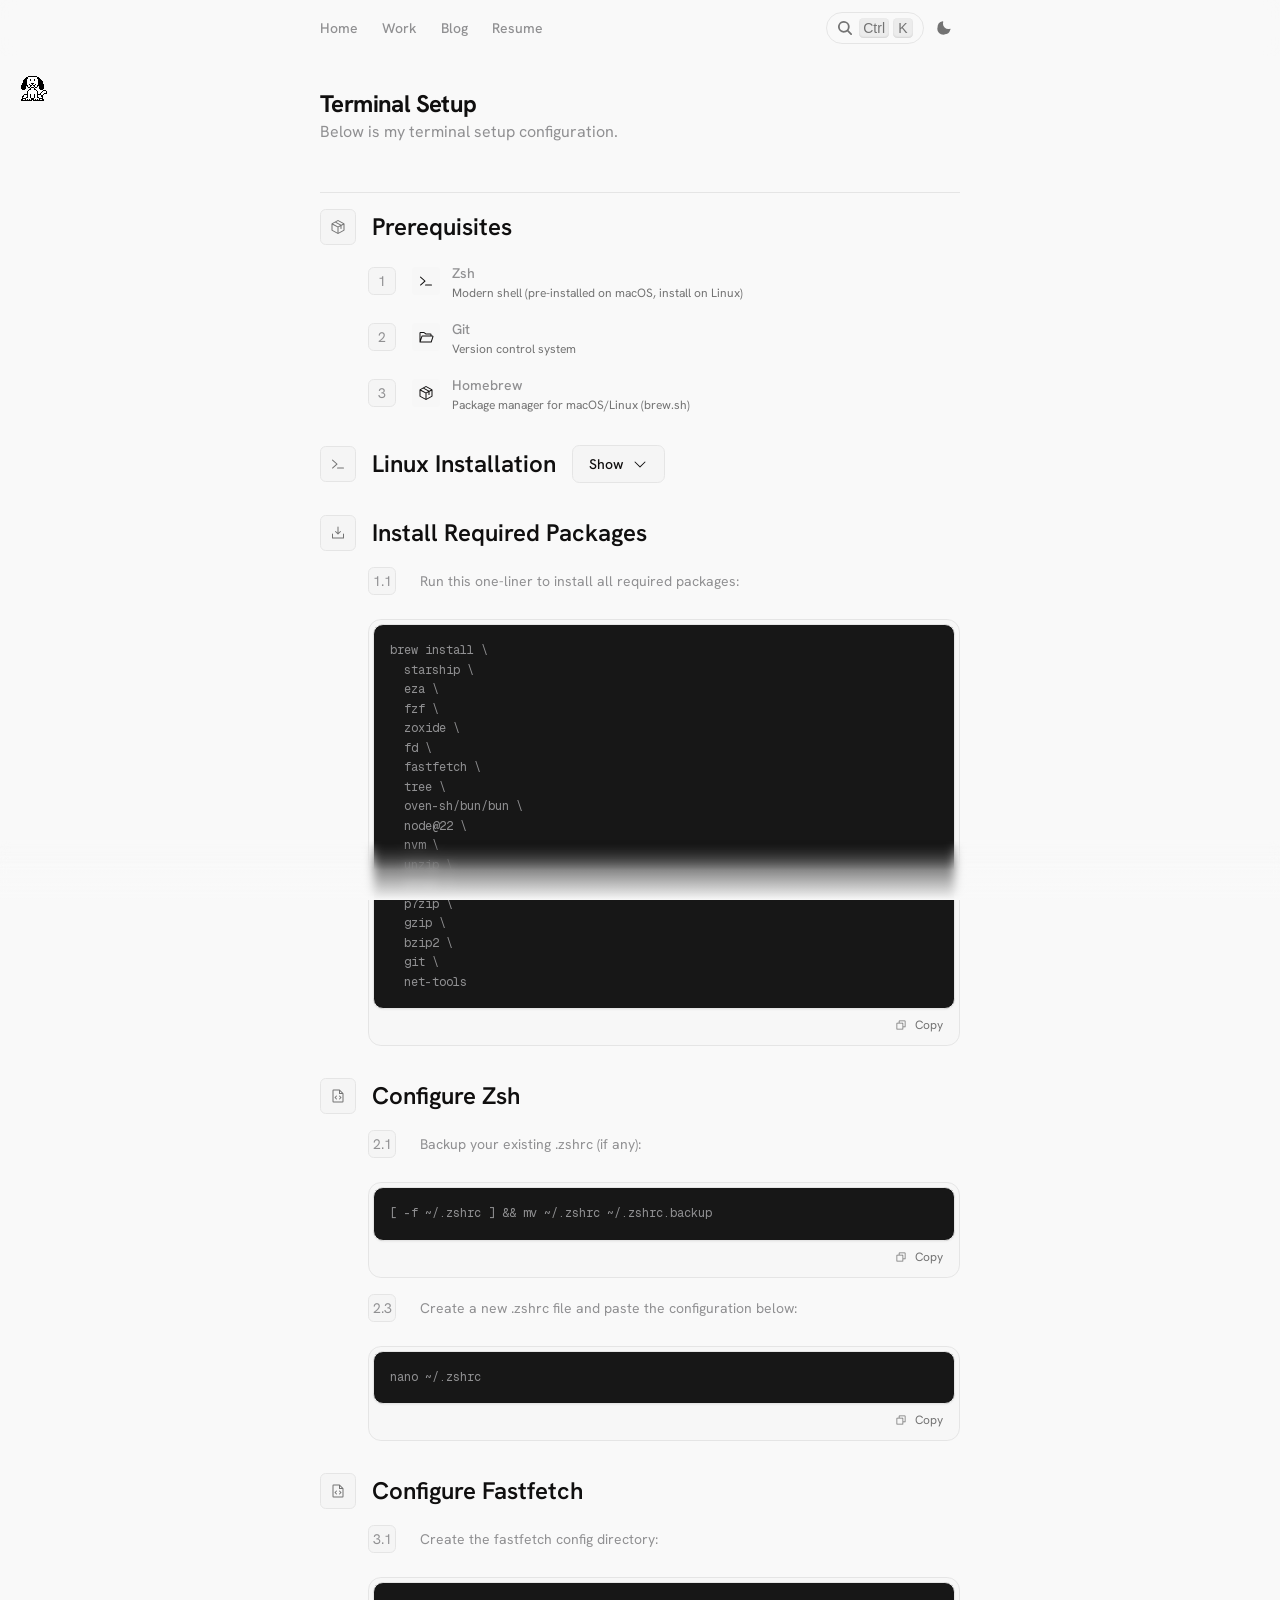
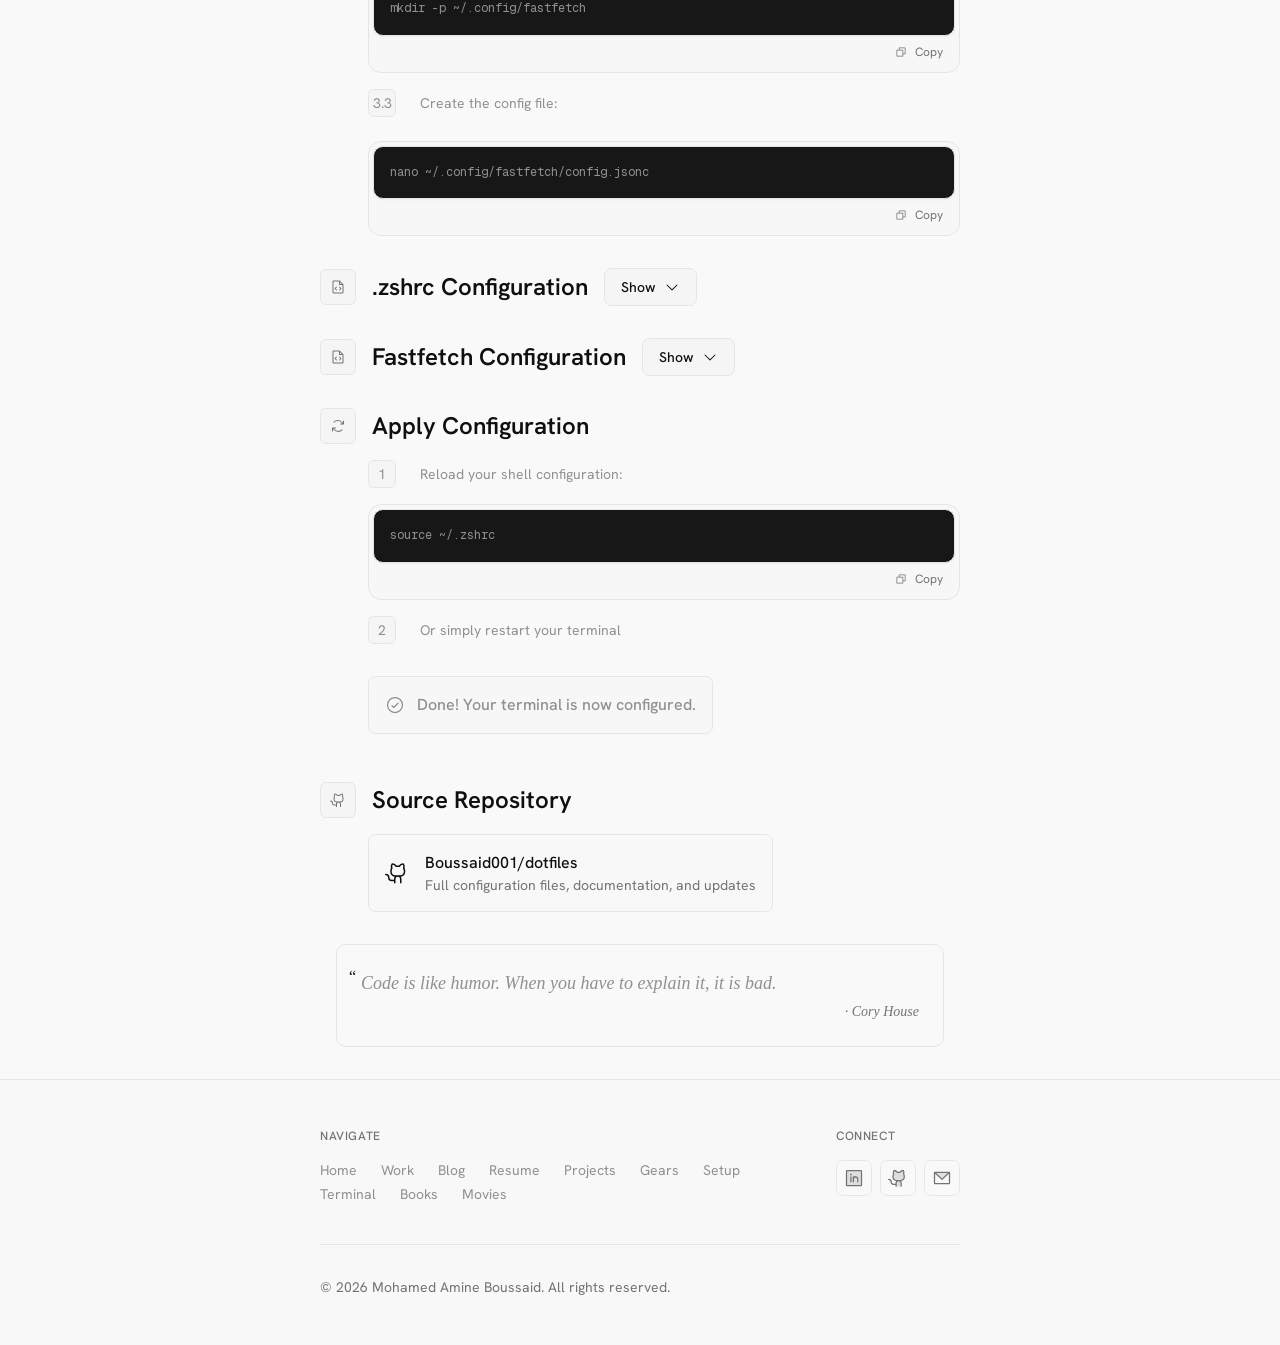
<file: terminal.html>
<!DOCTYPE html>
<html lang="en">
<head><meta charset="utf-8"/><meta content="width=device-width, initial-scale=1" name="viewport"/><title>Mohamed Amine Boussaid - Software Engineer</title><meta content="Complete guide to setting up a modern zsh terminal with starship, fastfetch, fzf, and zoxide for macOS and Linux." name="description"/><meta content="terminal setup, zsh config, starship prompt, fastfetch, shell configuration, dotfiles, CLI tools, developer terminal" name="keywords"/><meta content="index,follow" name="robots"/><link href="https://www.boussaidmohamedamine.com/terminal.html" rel="canonical"/><meta content="Terminal - Mohamed Amine Boussaid" property="og:title"/><meta content="Shell, terminal, and CLI configuration." property="og:description"/><meta content="website" property="og:type"/><meta content="https://www.boussaidmohamedamine.com/terminal.html" property="og:url"/><meta content="https://www.boussaidmohamedamine.com/assets/profile/og-card.png" property="og:image"/><meta content="1200" property="og:image:width"/><meta content="630" property="og:image:height"/><meta content="https://www.boussaidmohamedamine.com/assets/profile/og-card.png" name="twitter:image"/><meta content="summary_large_image" name="twitter:card"/><meta content="Terminal - Mohamed Amine Boussaid" name="twitter:title"/><meta content="Shell, terminal, and CLI configuration." name="twitter:description"/><meta content="Mohamed Amine Boussaid" name="author"/><link href="favicon.ico" rel="icon" sizes="any"/><link href="favicon-16x16.png" rel="icon" sizes="16x16" type="image/png"/><link href="favicon-32x32.png" rel="icon" sizes="32x32" type="image/png"/><link href="apple-touch-icon.png" rel="apple-touch-icon"/><link href="site.webmanifest" rel="manifest"/><link href="assets/css/fonts.css" rel="stylesheet"/><link href="assets/css/main.css" rel="stylesheet"/><script>try{if(localStorage.getItem('theme')==='dark')document.documentElement.classList.add('dark')}catch(e){}</script></head>
<body class="hankengrotesk_a9d8294d-module__aGBq3a__className hankengrotesk_a9d8294d-module__aGBq3a__variable geist_a71539c9-module__T19VSG__variable geist_mono_8d43a2aa-module__8Li5zG__variable antialiased"><div></div><div data-site-chrome=""></div><header class="sticky top-0 z-50 w-full bg-background/95 backdrop-blur supports-backdrop-filter:bg-background/60" data-site-chrome=""><div class="container mx-auto max-w-2xl px-4 flex h-14 items-center justify-between"><nav class="flex items-center gap-6 text-sm font-medium"><a class="text-secondary transition-colors hover:text-primary" href="index.html">Home</a><a class="text-secondary transition-colors hover:text-primary" href="work.html">Work</a><a class="text-secondary transition-colors hover:text-primary" href="blog.html">Blog</a><a class="text-secondary transition-colors hover:text-primary" href="resume.html">Resume</a></nav><div class="flex items-center gap-1"><button aria-label="Open search (Ctrl+K)" class="group/button inline-flex shrink-0 items-center justify-center text-muted-foreground transition-all outline-none focus-visible:border-ring focus-visible:ring-3 focus-visible:ring-ring/50 active:scale-[0.98] disabled:pointer-events-none disabled:opacity-50 aria-invalid:border-destructive aria-invalid:ring-3 aria-invalid:ring-destructive/20 dark:aria-invalid:border-destructive/50 dark:aria-invalid:ring-destructive/40 [&amp;_svg]:pointer-events-none [&amp;_svg]:shrink-0 [&amp;_svg:not([class*='size-'])]:size-4 sm:border sm:bg-clip-padding sm:text-sm sm:font-medium sm:whitespace-nowrap sm:border-border sm:bg-background aria-expanded:bg-muted aria-expanded:text-foreground dark:sm:border-input dark:sm:bg-input/30 sm:h-8 sm:px-2.5 sm:in-data-[slot=button-group]:rounded-lg sm:has-data-[icon=inline-end]:pr-1.5 sm:has-data-[icon=inline-start]:pl-1.5 sm:gap-1.5 sm:rounded-full sm:shadow-none sm:hover:bg-background sm:hover:text-muted-foreground dark:sm:hover:bg-input/30" data-size="sm" data-slot="button" data-variant="outline" id="cmdk-open" type="button"><svg aria-hidden="true" fill="none" viewbox="0 0 16 16"><path clip-rule="evenodd" d="M10.278 11.514a5.824 5.824 0 1 1 1.235-1.235l3.209 3.208A.875.875 0 0 1 14.111 15a.875.875 0 0 1-.624-.278l-3.209-3.208Zm.623-4.69a4.077 4.077 0 1 1-8.154 0 4.077 4.077 0 0 1 8.154 0Z" fill="currentColor" fill-rule="evenodd"></path></svg><kbd class="items-center gap-1 hidden sm:flex" data-slot="kbd-group"><kbd class="pointer-events-none inline-flex h-5 w-fit min-w-6 items-center justify-center gap-1 rounded-sm px-1 font-sans text-sm/none font-normal text-muted-foreground select-none [&amp;_svg:not([class*='size-'])]:size-3 bg-black/5 shadow-[inset_0_-1px_2px] shadow-black/10 dark:bg-white/10 dark:shadow-white/10 in-data-[slot=tooltip-content]:bg-white/20 in-data-[slot=tooltip-content]:text-background in-data-[slot=tooltip-content]:shadow-white/20 dark:in-data-[slot=tooltip-content]:bg-black/10 dark:in-data-[slot=tooltip-content]:shadow-black/10 dark:in-data-[slot=tooltip-content]:text-shadow-xs" data-slot="kbd">Ctrl</kbd><kbd class="pointer-events-none inline-flex h-5 items-center justify-center gap-1 rounded-sm px-1 font-sans text-sm/none font-normal text-muted-foreground select-none [&amp;_svg:not([class*='size-'])]:size-3 bg-black/5 shadow-[inset_0_-1px_2px] shadow-black/10 dark:bg-white/10 dark:shadow-white/10 in-data-[slot=tooltip-content]:bg-white/20 in-data-[slot=tooltip-content]:text-background in-data-[slot=tooltip-content]:shadow-white/20 dark:in-data-[slot=tooltip-content]:bg-black/10 dark:in-data-[slot=tooltip-content]:shadow-black/10 dark:in-data-[slot=tooltip-content]:text-shadow-xs w-5 min-w-5" data-slot="kbd">K</kbd></kbd></button><button aria-label="Toggle theme" class="inline-flex size-8 items-center justify-center rounded-md text-muted-foreground transition-colors hover:text-primary" id="theme-toggle" type="button"><svg aria-hidden="true" class="icon-moon size-4" fill="currentColor" viewBox="0 0 256 256" xmlns="http://www.w3.org/2000/svg"><path d="M233.54,142.23a8,8,0,0,0-8-2,88.08,88.08,0,0,1-109.8-109.8,8,8,0,0,0-10-10A104.84,104.84,0,1,0,230.36,150.21,8,8,0,0,0,233.54,142.23ZM128,208A104,104,0,0,1,48.46,72.46,88.13,88.13,0,0,0,183.54,207.54,103.72,103.72,0,0,1,128,208Z"></path></svg><svg aria-hidden="true" class="icon-sun size-4 hidden" fill="currentColor" viewBox="0 0 256 256" xmlns="http://www.w3.org/2000/svg"><path d="M120,40V16a8,8,0,0,1,16,0V40a8,8,0,0,1-16,0Zm8,24a64,64,0,1,0,64,64A64.07,64.07,0,0,0,128,64Zm0,112a48,48,0,1,1,48-48A48.05,48.05,0,0,1,128,176ZM58.34,69.66a8,8,0,0,0,11.32-11.32l-16-16a8,8,0,0,0-11.32,11.32Zm0,116.68a8,8,0,0,0-11.32,11.32l16,16a8,8,0,0,0,11.32-11.32ZM192,72a8,8,0,0,0,5.66-2.34l16-16a8,8,0,0,0-11.32-11.32l-16,16A8,8,0,0,0,192,72Zm5.66,114.34a8,8,0,0,0-11.32,11.32l16,16a8,8,0,0,0,11.32-11.32ZM48,128a8,8,0,0,0-8-8H16a8,8,0,0,0,0,16h24A8,8,0,0,0,48,128Zm80,80a8,8,0,0,0-8,8v24a8,8,0,0,0,16,0V216A8,8,0,0,0,128,208Z"></path></svg></button></div></div></header><main><div class="container mx-auto max-w-2xl px-4 undefined"><section class="space-y-4 pt-8"><div class="animate-in-up pb-8"><h1 class="text-2xl font-bold tracking-tight">Terminal Setup</h1><p class="max-w-2xl text-secondary">Below is my terminal setup configuration.</p></div><div class="animate-in-up" style="animation-delay:0.05s"><div class="shrink-0 bg-border data-horizontal:h-px data-horizontal:w-full data-vertical:w-px data-vertical:self-stretch" data-orientation="horizontal" data-slot="separator" role="none"></div></div><div class="animate-in-up" style="animation-delay:0.1s"><div class="space-y-8"><div class="animate-in-up space-y-4" style="animation-delay:0s"><div class="flex items-center gap-4"><div class="flex size-9 items-center justify-center rounded-md border border-border bg-muted text-muted-foreground"><svg class="size-4" fill="currentColor" height="1em" viewbox="0 0 256 256" width="1em" xmlns="http://www.w3.org/2000/svg"><path d="M223.68,66.15,135.68,18a15.88,15.88,0,0,0-15.36,0l-88,48.17a16,16,0,0,0-8.32,14v95.64a16,16,0,0,0,8.32,14l88,48.17a15.88,15.88,0,0,0,15.36,0l88-48.17a16,16,0,0,0,8.32-14V80.18A16,16,0,0,0,223.68,66.15ZM128,32l80.34,44-29.77,16.3-80.35-44ZM128,120,47.66,76l33.9-18.56,80.34,44ZM40,90l80,43.78v85.79L40,175.82Zm176,85.78h0l-80,43.79V133.82l32-17.51V152a8,8,0,0,0,16,0V107.55L216,90v85.77Z"></path></svg></div><h2 class="text-2xl font-semibold">Prerequisites</h2></div><div class="ml-12 flex flex-col gap-4"><div class="flex items-center gap-4"><div class="flex size-7 items-center justify-center rounded-md border border-border bg-muted text-muted-foreground"><span class="text-sm text-secondary">1</span></div><div class="flex items-center gap-3"><div class="rounded bg-muted/50 p-1.5"><svg class="size-4" fill="currentColor" height="1em" viewbox="0 0 256 256" width="1em" xmlns="http://www.w3.org/2000/svg"><path d="M117.31,134l-72,64a8,8,0,1,1-10.63-12L100,128,34.69,70A8,8,0,1,1,45.32,58l72,64a8,8,0,0,1,0,12ZM216,184H120a8,8,0,0,0,0,16h96a8,8,0,0,0,0-16Z"></path></svg></div><div><span class="text-sm font-medium text-secondary">Zsh</span><p class="text-xs text-muted-foreground">Modern shell (pre-installed on macOS, install on Linux)</p></div></div></div><div class="flex items-center gap-4"><div class="flex size-7 items-center justify-center rounded-md border border-border bg-muted text-muted-foreground"><span class="text-sm text-secondary">2</span></div><div class="flex items-center gap-3"><div class="rounded bg-muted/50 p-1.5"><svg class="size-4" fill="currentColor" height="1em" viewbox="0 0 256 256" width="1em" xmlns="http://www.w3.org/2000/svg"><path d="M245,110.64A16,16,0,0,0,232,104H216V88a16,16,0,0,0-16-16H130.67L102.94,51.2a16.14,16.14,0,0,0-9.6-3.2H40A16,16,0,0,0,24,64V208h0a8,8,0,0,0,8,8H211.1a8,8,0,0,0,7.59-5.47l28.49-85.47A16.05,16.05,0,0,0,245,110.64ZM93.34,64,123.2,86.4A8,8,0,0,0,128,88h72v16H69.77a16,16,0,0,0-15.18,10.94L40,158.7V64Zm112,136H43.1l26.67-80H232Z"></path></svg></div><div><span class="text-sm font-medium text-secondary">Git</span><p class="text-xs text-muted-foreground">Version control system</p></div></div></div><div class="flex items-center gap-4"><div class="flex size-7 items-center justify-center rounded-md border border-border bg-muted text-muted-foreground"><span class="text-sm text-secondary">3</span></div><div class="flex items-center gap-3"><div class="rounded bg-muted/50 p-1.5"><svg class="size-4" fill="currentColor" height="1em" viewbox="0 0 256 256" width="1em" xmlns="http://www.w3.org/2000/svg"><path d="M223.68,66.15,135.68,18a15.88,15.88,0,0,0-15.36,0l-88,48.17a16,16,0,0,0-8.32,14v95.64a16,16,0,0,0,8.32,14l88,48.17a15.88,15.88,0,0,0,15.36,0l88-48.17a16,16,0,0,0,8.32-14V80.18A16,16,0,0,0,223.68,66.15ZM128,32l80.34,44-29.77,16.3-80.35-44ZM128,120,47.66,76l33.9-18.56,80.34,44ZM40,90l80,43.78v85.79L40,175.82Zm176,85.78h0l-80,43.79V133.82l32-17.51V152a8,8,0,0,0,16,0V107.55L216,90v85.77Z"></path></svg></div><div><span class="text-sm font-medium text-secondary">Homebrew</span><p class="text-xs text-muted-foreground">Package manager for macOS/Linux (brew.sh)</p></div></div></div></div></div><div class="animate-in-up space-y-4" style="animation-delay:0.05s"><div data-slot="collapsible" data-state="closed"><div class="flex flex-col gap-4 sm:flex-row sm:items-center sm:justify-start"><div class="flex items-center gap-4"><div class="flex size-9 items-center justify-center rounded-md border border-border bg-muted text-muted-foreground"><svg class="size-4" fill="currentColor" height="1em" viewbox="0 0 256 256" width="1em" xmlns="http://www.w3.org/2000/svg"><path d="M117.31,134l-72,64a8,8,0,1,1-10.63-12L100,128,34.69,70A8,8,0,1,1,45.32,58l72,64a8,8,0,0,1,0,12ZM216,184H120a8,8,0,0,0,0,16h96a8,8,0,0,0,0-16Z"></path></svg></div><h2 class="text-xl font-semibold sm:text-2xl">Linux Installation</h2></div><button aria-controls="radix-_R_5lfiudlb_" aria-expanded="false" class="flex w-fit items-center gap-2 rounded-lg border border-border bg-muted px-3 py-2 transition-colors hover:bg-muted/70 sm:px-4" data-slot="collapsible-trigger" data-state="closed" type="button"><span class="text-sm font-medium">Show</span><svg class="size-4" fill="currentColor" height="1em" viewbox="0 0 256 256" width="1em" xmlns="http://www.w3.org/2000/svg"><path d="M213.66,101.66l-80,80a8,8,0,0,1-11.32,0l-80-80A8,8,0,0,1,53.66,90.34L128,164.69l74.34-74.35a8,8,0,0,1,11.32,11.32Z"></path></svg></button></div><div data-slot="collapsible-content" data-state="closed" id="radix-_R_5lfiudlb_"></div></div></div><div class="animate-in-up space-y-4" style="animation-delay:0.1s"><div class="flex items-center gap-4"><div class="flex size-9 items-center justify-center rounded-md border border-border bg-muted text-muted-foreground"><svg class="size-4" fill="currentColor" height="1em" viewbox="0 0 256 256" width="1em" xmlns="http://www.w3.org/2000/svg"><path d="M224,144v64a8,8,0,0,1-8,8H40a8,8,0,0,1-8-8V144a8,8,0,0,1,16,0v56H208V144a8,8,0,0,1,16,0Zm-101.66,5.66a8,8,0,0,0,11.32,0l40-40a8,8,0,0,0-11.32-11.32L136,124.69V32a8,8,0,0,0-16,0v92.69L93.66,98.34a8,8,0,0,0-11.32,11.32Z"></path></svg></div><h2 class="text-2xl font-semibold">Install Required Packages</h2></div><div class="ml-12 flex flex-col gap-4"><div><div class="flex items-center gap-2"><div class="flex size-7 items-center justify-center rounded-md border border-border bg-muted text-muted-foreground"><span class="text-sm text-secondary">1.1</span></div><p class="ml-4 text-sm text-secondary">Run this one-liner to install all required packages:</p></div></div><div><div class="mt-2"><div class="relative flex flex-col rounded-2xl border border-border bg-muted/50 p-1"><div class="relative overflow-hidden rounded-xl border bg-[oklch(0.205_0_0)] shadow-xs before:pointer-events-none before:absolute before:inset-0 before:rounded-[calc(var(--radius-xl)-1px)] before:shadow-[0_1px_var(--color-black)/4%] dark:before:shadow-[0_-1px_var(--color-white)/8%]"><div class="overflow-x-auto"><pre class="p-4 text-xs"><code class="block whitespace-pre font-mono leading-relaxed text-secondary">brew install \
  starship \
  eza \
  fzf \
  zoxide \
  fd \
  fastfetch \
  tree \
  oven-sh/bun/bun \
  node@22 \
  nvm \
  unzip \
  unrar \
  p7zip \
  gzip \
  bzip2 \
  git \
  net-tools</code></pre></div></div><div class="flex justify-end px-3 py-2"><button class="flex items-center gap-2 text-xs text-muted-foreground transition-colors hover:text-primary" type="button"><svg class="size-3" fill="currentColor" height="1em" viewbox="0 0 256 256" width="1em" xmlns="http://www.w3.org/2000/svg"><path d="M216,32H88a8,8,0,0,0-8,8V80H40a8,8,0,0,0-8,8V216a8,8,0,0,0,8,8H168a8,8,0,0,0,8-8V176h40a8,8,0,0,0,8-8V40A8,8,0,0,0,216,32ZM160,208H48V96H160Zm48-48H176V88a8,8,0,0,0-8-8H96V48H208Z"></path></svg>Copy</button></div></div></div></div></div></div><div class="animate-in-up space-y-4" style="animation-delay:0.15000000000000002s"><div class="flex items-center gap-4"><div class="flex size-9 items-center justify-center rounded-md border border-border bg-muted text-muted-foreground"><svg class="size-4" fill="currentColor" height="1em" viewbox="0 0 256 256" width="1em" xmlns="http://www.w3.org/2000/svg"><path d="M181.66,146.34a8,8,0,0,1,0,11.32l-24,24a8,8,0,0,1-11.32-11.32L164.69,152l-18.35-18.34a8,8,0,0,1,11.32-11.32Zm-72-24a8,8,0,0,0-11.32,0l-24,24a8,8,0,0,0,0,11.32l24,24a8,8,0,0,0,11.32-11.32L91.31,152l18.35-18.34A8,8,0,0,0,109.66,122.34ZM216,88V216a16,16,0,0,1-16,16H56a16,16,0,0,1-16-16V40A16,16,0,0,1,56,24h96a8,8,0,0,1,5.66,2.34l56,56A8,8,0,0,1,216,88Zm-56-8h28.69L160,51.31Zm40,136V96H152a8,8,0,0,1-8-8V40H56V216H200Z"></path></svg></div><h2 class="text-2xl font-semibold">Configure Zsh</h2></div><div class="ml-12 flex flex-col gap-4"><div><div class="flex items-center gap-2"><div class="flex size-7 items-center justify-center rounded-md border border-border bg-muted text-muted-foreground"><span class="text-sm text-secondary">2.1</span></div><p class="ml-4 text-sm text-secondary">Backup your existing .zshrc (if any):</p></div></div><div><div class="mt-2"><div class="relative flex flex-col rounded-2xl border border-border bg-muted/50 p-1"><div class="relative overflow-hidden rounded-xl border bg-[oklch(0.205_0_0)] shadow-xs before:pointer-events-none before:absolute before:inset-0 before:rounded-[calc(var(--radius-xl)-1px)] before:shadow-[0_1px_var(--color-black)/4%] dark:before:shadow-[0_-1px_var(--color-white)/8%]"><div class="overflow-x-auto"><pre class="p-4 text-xs"><code class="block whitespace-pre font-mono leading-relaxed text-secondary">[ -f ~/.zshrc ] &amp;&amp; mv ~/.zshrc ~/.zshrc.backup</code></pre></div></div><div class="flex justify-end px-3 py-2"><button class="flex items-center gap-2 text-xs text-muted-foreground transition-colors hover:text-primary" type="button"><svg class="size-3" fill="currentColor" height="1em" viewbox="0 0 256 256" width="1em" xmlns="http://www.w3.org/2000/svg"><path d="M216,32H88a8,8,0,0,0-8,8V80H40a8,8,0,0,0-8,8V216a8,8,0,0,0,8,8H168a8,8,0,0,0,8-8V176h40a8,8,0,0,0,8-8V40A8,8,0,0,0,216,32ZM160,208H48V96H160Zm48-48H176V88a8,8,0,0,0-8-8H96V48H208Z"></path></svg>Copy</button></div></div></div></div><div><div class="flex items-center gap-2"><div class="flex size-7 items-center justify-center rounded-md border border-border bg-muted text-muted-foreground"><span class="text-sm text-secondary">2.3</span></div><p class="ml-4 text-sm text-secondary">Create a new .zshrc file and paste the configuration below:</p></div></div><div><div class="mt-2"><div class="relative flex flex-col rounded-2xl border border-border bg-muted/50 p-1"><div class="relative overflow-hidden rounded-xl border bg-[oklch(0.205_0_0)] shadow-xs before:pointer-events-none before:absolute before:inset-0 before:rounded-[calc(var(--radius-xl)-1px)] before:shadow-[0_1px_var(--color-black)/4%] dark:before:shadow-[0_-1px_var(--color-white)/8%]"><div class="overflow-x-auto"><pre class="p-4 text-xs"><code class="block whitespace-pre font-mono leading-relaxed text-secondary">nano ~/.zshrc</code></pre></div></div><div class="flex justify-end px-3 py-2"><button class="flex items-center gap-2 text-xs text-muted-foreground transition-colors hover:text-primary" type="button"><svg class="size-3" fill="currentColor" height="1em" viewbox="0 0 256 256" width="1em" xmlns="http://www.w3.org/2000/svg"><path d="M216,32H88a8,8,0,0,0-8,8V80H40a8,8,0,0,0-8,8V216a8,8,0,0,0,8,8H168a8,8,0,0,0,8-8V176h40a8,8,0,0,0,8-8V40A8,8,0,0,0,216,32ZM160,208H48V96H160Zm48-48H176V88a8,8,0,0,0-8-8H96V48H208Z"></path></svg>Copy</button></div></div></div></div></div></div><div class="animate-in-up space-y-4" style="animation-delay:0.2s"><div class="flex items-center gap-4"><div class="flex size-9 items-center justify-center rounded-md border border-border bg-muted text-muted-foreground"><svg class="size-4" fill="currentColor" height="1em" viewbox="0 0 256 256" width="1em" xmlns="http://www.w3.org/2000/svg"><path d="M181.66,146.34a8,8,0,0,1,0,11.32l-24,24a8,8,0,0,1-11.32-11.32L164.69,152l-18.35-18.34a8,8,0,0,1,11.32-11.32Zm-72-24a8,8,0,0,0-11.32,0l-24,24a8,8,0,0,0,0,11.32l24,24a8,8,0,0,0,11.32-11.32L91.31,152l18.35-18.34A8,8,0,0,0,109.66,122.34ZM216,88V216a16,16,0,0,1-16,16H56a16,16,0,0,1-16-16V40A16,16,0,0,1,56,24h96a8,8,0,0,1,5.66,2.34l56,56A8,8,0,0,1,216,88Zm-56-8h28.69L160,51.31Zm40,136V96H152a8,8,0,0,1-8-8V40H56V216H200Z"></path></svg></div><h2 class="text-2xl font-semibold">Configure Fastfetch</h2></div><div class="ml-12 flex flex-col gap-4"><div><div class="flex items-center gap-2"><div class="flex size-7 items-center justify-center rounded-md border border-border bg-muted text-muted-foreground"><span class="text-sm text-secondary">3.1</span></div><p class="ml-4 text-sm text-secondary">Create the fastfetch config directory:</p></div></div><div><div class="mt-2"><div class="relative flex flex-col rounded-2xl border border-border bg-muted/50 p-1"><div class="relative overflow-hidden rounded-xl border bg-[oklch(0.205_0_0)] shadow-xs before:pointer-events-none before:absolute before:inset-0 before:rounded-[calc(var(--radius-xl)-1px)] before:shadow-[0_1px_var(--color-black)/4%] dark:before:shadow-[0_-1px_var(--color-white)/8%]"><div class="overflow-x-auto"><pre class="p-4 text-xs"><code class="block whitespace-pre font-mono leading-relaxed text-secondary">mkdir -p ~/.config/fastfetch</code></pre></div></div><div class="flex justify-end px-3 py-2"><button class="flex items-center gap-2 text-xs text-muted-foreground transition-colors hover:text-primary" type="button"><svg class="size-3" fill="currentColor" height="1em" viewbox="0 0 256 256" width="1em" xmlns="http://www.w3.org/2000/svg"><path d="M216,32H88a8,8,0,0,0-8,8V80H40a8,8,0,0,0-8,8V216a8,8,0,0,0,8,8H168a8,8,0,0,0,8-8V176h40a8,8,0,0,0,8-8V40A8,8,0,0,0,216,32ZM160,208H48V96H160Zm48-48H176V88a8,8,0,0,0-8-8H96V48H208Z"></path></svg>Copy</button></div></div></div></div><div><div class="flex items-center gap-2"><div class="flex size-7 items-center justify-center rounded-md border border-border bg-muted text-muted-foreground"><span class="text-sm text-secondary">3.3</span></div><p class="ml-4 text-sm text-secondary">Create the config file:</p></div></div><div><div class="mt-2"><div class="relative flex flex-col rounded-2xl border border-border bg-muted/50 p-1"><div class="relative overflow-hidden rounded-xl border bg-[oklch(0.205_0_0)] shadow-xs before:pointer-events-none before:absolute before:inset-0 before:rounded-[calc(var(--radius-xl)-1px)] before:shadow-[0_1px_var(--color-black)/4%] dark:before:shadow-[0_-1px_var(--color-white)/8%]"><div class="overflow-x-auto"><pre class="p-4 text-xs"><code class="block whitespace-pre font-mono leading-relaxed text-secondary">nano ~/.config/fastfetch/config.jsonc</code></pre></div></div><div class="flex justify-end px-3 py-2"><button class="flex items-center gap-2 text-xs text-muted-foreground transition-colors hover:text-primary" type="button"><svg class="size-3" fill="currentColor" height="1em" viewbox="0 0 256 256" width="1em" xmlns="http://www.w3.org/2000/svg"><path d="M216,32H88a8,8,0,0,0-8,8V80H40a8,8,0,0,0-8,8V216a8,8,0,0,0,8,8H168a8,8,0,0,0,8-8V176h40a8,8,0,0,0,8-8V40A8,8,0,0,0,216,32ZM160,208H48V96H160Zm48-48H176V88a8,8,0,0,0-8-8H96V48H208Z"></path></svg>Copy</button></div></div></div></div></div></div><div class="animate-in-up space-y-4" style="animation-delay:0.25s"><div data-slot="collapsible" data-state="closed"><div class="flex flex-col gap-4 sm:flex-row sm:items-center sm:justify-start"><div class="flex items-center gap-4"><div class="flex size-9 items-center justify-center rounded-md border border-border bg-muted text-muted-foreground"><svg class="size-4" fill="currentColor" height="1em" viewbox="0 0 256 256" width="1em" xmlns="http://www.w3.org/2000/svg"><path d="M181.66,146.34a8,8,0,0,1,0,11.32l-24,24a8,8,0,0,1-11.32-11.32L164.69,152l-18.35-18.34a8,8,0,0,1,11.32-11.32Zm-72-24a8,8,0,0,0-11.32,0l-24,24a8,8,0,0,0,0,11.32l24,24a8,8,0,0,0,11.32-11.32L91.31,152l18.35-18.34A8,8,0,0,0,109.66,122.34ZM216,88V216a16,16,0,0,1-16,16H56a16,16,0,0,1-16-16V40A16,16,0,0,1,56,24h96a8,8,0,0,1,5.66,2.34l56,56A8,8,0,0,1,216,88Zm-56-8h28.69L160,51.31Zm40,136V96H152a8,8,0,0,1-8-8V40H56V216H200Z"></path></svg></div><h2 class="text-xl font-semibold sm:text-2xl">.zshrc Configuration</h2></div><button aria-controls="radix-_R_9lfiudlb_" aria-expanded="false" class="flex w-fit items-center gap-2 rounded-lg border border-border bg-muted px-3 py-2 transition-colors hover:bg-muted/70 sm:px-4" data-slot="collapsible-trigger" data-state="closed" type="button"><span class="text-sm font-medium">Show</span><svg class="size-4" fill="currentColor" height="1em" viewbox="0 0 256 256" width="1em" xmlns="http://www.w3.org/2000/svg"><path d="M213.66,101.66l-80,80a8,8,0,0,1-11.32,0l-80-80A8,8,0,0,1,53.66,90.34L128,164.69l74.34-74.35a8,8,0,0,1,11.32,11.32Z"></path></svg></button></div><div data-slot="collapsible-content" data-state="closed" id="radix-_R_9lfiudlb_"></div></div></div><div class="animate-in-up space-y-4" style="animation-delay:0.30000000000000004s"><div data-slot="collapsible" data-state="closed"><div class="flex flex-col gap-4 sm:flex-row sm:items-center sm:justify-start"><div class="flex items-center gap-4"><div class="flex size-9 items-center justify-center rounded-md border border-border bg-muted text-muted-foreground"><svg class="size-4" fill="currentColor" height="1em" viewbox="0 0 256 256" width="1em" xmlns="http://www.w3.org/2000/svg"><path d="M181.66,146.34a8,8,0,0,1,0,11.32l-24,24a8,8,0,0,1-11.32-11.32L164.69,152l-18.35-18.34a8,8,0,0,1,11.32-11.32Zm-72-24a8,8,0,0,0-11.32,0l-24,24a8,8,0,0,0,0,11.32l24,24a8,8,0,0,0,11.32-11.32L91.31,152l18.35-18.34A8,8,0,0,0,109.66,122.34ZM216,88V216a16,16,0,0,1-16,16H56a16,16,0,0,1-16-16V40A16,16,0,0,1,56,24h96a8,8,0,0,1,5.66,2.34l56,56A8,8,0,0,1,216,88Zm-56-8h28.69L160,51.31Zm40,136V96H152a8,8,0,0,1-8-8V40H56V216H200Z"></path></svg></div><h2 class="text-xl font-semibold sm:text-2xl">Fastfetch Configuration</h2></div><button aria-controls="radix-_R_blfiudlb_" aria-expanded="false" class="flex w-fit items-center gap-2 rounded-lg border border-border bg-muted px-3 py-2 transition-colors hover:bg-muted/70 sm:px-4" data-slot="collapsible-trigger" data-state="closed" type="button"><span class="text-sm font-medium">Show</span><svg class="size-4" fill="currentColor" height="1em" viewbox="0 0 256 256" width="1em" xmlns="http://www.w3.org/2000/svg"><path d="M213.66,101.66l-80,80a8,8,0,0,1-11.32,0l-80-80A8,8,0,0,1,53.66,90.34L128,164.69l74.34-74.35a8,8,0,0,1,11.32,11.32Z"></path></svg></button></div><div data-slot="collapsible-content" data-state="closed" id="radix-_R_blfiudlb_"></div></div></div><div class="animate-in-up space-y-4" style="animation-delay:0.35000000000000003s"><div class="flex items-center gap-4"><div class="flex size-9 items-center justify-center rounded-md border border-border bg-muted text-muted-foreground"><svg class="size-4" fill="currentColor" height="1em" viewbox="0 0 256 256" width="1em" xmlns="http://www.w3.org/2000/svg"><path d="M224,48V96a8,8,0,0,1-8,8H168a8,8,0,0,1,0-16h28.69L182.06,73.37a79.56,79.56,0,0,0-56.13-23.43h-.45A79.52,79.52,0,0,0,69.59,72.71,8,8,0,0,1,58.41,61.27a96,96,0,0,1,135,.79L208,76.69V48a8,8,0,0,1,16,0ZM186.41,183.29a80,80,0,0,1-112.47-.66L59.31,168H88a8,8,0,0,0,0-16H40a8,8,0,0,0-8,8v48a8,8,0,0,0,16,0V179.31l14.63,14.63A95.43,95.43,0,0,0,130,222.06h.53a95.36,95.36,0,0,0,67.07-27.33,8,8,0,0,0-11.18-11.44Z"></path></svg></div><h2 class="text-2xl font-semibold">Apply Configuration</h2></div><div class="ml-12 flex flex-col gap-4"><div class="flex items-center gap-2"><div class="flex size-7 items-center justify-center rounded-md border border-border bg-muted text-muted-foreground"><span class="text-sm text-secondary">1</span></div><p class="ml-4 text-sm text-secondary">Reload your shell configuration:</p></div><div class="relative flex flex-col rounded-2xl border border-border bg-muted/50 p-1"><div class="relative overflow-hidden rounded-xl border bg-[oklch(0.205_0_0)] shadow-xs before:pointer-events-none before:absolute before:inset-0 before:rounded-[calc(var(--radius-xl)-1px)] before:shadow-[0_1px_var(--color-black)/4%] dark:before:shadow-[0_-1px_var(--color-white)/8%]"><div class="overflow-x-auto"><pre class="p-4 text-xs"><code class="block whitespace-pre font-mono leading-relaxed text-secondary">source ~/.zshrc</code></pre></div></div><div class="flex justify-end px-3 py-2"><button class="flex items-center gap-2 text-xs text-muted-foreground transition-colors hover:text-primary" type="button"><svg class="size-3" fill="currentColor" height="1em" viewbox="0 0 256 256" width="1em" xmlns="http://www.w3.org/2000/svg"><path d="M216,32H88a8,8,0,0,0-8,8V80H40a8,8,0,0,0-8,8V216a8,8,0,0,0,8,8H168a8,8,0,0,0,8-8V176h40a8,8,0,0,0,8-8V40A8,8,0,0,0,216,32ZM160,208H48V96H160Zm48-48H176V88a8,8,0,0,0-8-8H96V48H208Z"></path></svg>Copy</button></div></div><div class="flex items-center gap-2"><div class="flex size-7 items-center justify-center rounded-md border border-border bg-muted text-muted-foreground"><span class="text-sm text-secondary">2</span></div><p class="ml-4 text-sm text-secondary">Or simply restart your terminal</p></div><div class="mt-4 flex w-fit items-center gap-3 rounded-lg border border-border bg-muted/50 p-4"><svg class="size-5 text-secondary" fill="currentColor" viewbox="0 0 256 256" xmlns="http://www.w3.org/2000/svg"><path d="M173.66,98.34a8,8,0,0,1,0,11.32l-56,56a8,8,0,0,1-11.32,0l-24-24a8,8,0,0,1,11.32-11.32L112,148.69l50.34-50.35A8,8,0,0,1,173.66,98.34ZM232,128A104,104,0,1,1,128,24,104.11,104.11,0,0,1,232,128Zm-16,0a88,88,0,1,0-88,88A88.1,88.1,0,0,0,216,128Z"></path></svg><span class="font-medium text-secondary">Done! Your terminal is now configured.</span></div></div></div><div class="animate-in-up space-y-4 pt-4" style="animation-delay:0.4s"><div class="flex items-center gap-4"><div class="flex size-9 items-center justify-center rounded-md border border-border bg-muted text-muted-foreground"><svg class="size-4" fill="currentColor" height="1em" viewbox="0 0 256 256" width="1em" xmlns="http://www.w3.org/2000/svg"><path d="M208.31,75.68A59.78,59.78,0,0,0,202.93,28,8,8,0,0,0,196,24a59.75,59.75,0,0,0-48,24H124A59.75,59.75,0,0,0,76,24a8,8,0,0,0-6.93,4,59.78,59.78,0,0,0-5.38,47.68A58.14,58.14,0,0,0,56,104v8a56.06,56.06,0,0,0,48.44,55.47A39.8,39.8,0,0,0,96,192v8H72a24,24,0,0,1-24-24A40,40,0,0,0,8,136a8,8,0,0,0,0,16,24,24,0,0,1,24,24,40,40,0,0,0,40,40H96v16a8,8,0,0,0,16,0V192a24,24,0,0,1,48,0v40a8,8,0,0,0,16,0V192a39.8,39.8,0,0,0-8.44-24.53A56.06,56.06,0,0,0,216,112v-8A58.14,58.14,0,0,0,208.31,75.68ZM200,112a40,40,0,0,1-40,40H112a40,40,0,0,1-40-40v-8a41.74,41.74,0,0,1,6.9-22.48A8,8,0,0,0,80,73.83a43.81,43.81,0,0,1,.79-33.58,43.88,43.88,0,0,1,32.32,20.06A8,8,0,0,0,119.82,64h32.35a8,8,0,0,0,6.74-3.69,43.87,43.87,0,0,1,32.32-20.06A43.81,43.81,0,0,1,192,73.83a8.09,8.09,0,0,0,1,7.65A41.72,41.72,0,0,1,200,104Z"></path></svg></div><h2 class="text-2xl font-semibold">Source Repository</h2></div><div class="ml-12"><a class="group flex w-fit items-center gap-4 rounded-lg border border-border bg-muted/30 p-4 transition-colors hover:bg-muted/50" href="https://github.com/Boussaid001/term-conf" rel="noopener noreferrer" target="_blank"><svg class="size-6" fill="currentColor" height="1em" viewbox="0 0 256 256" width="1em" xmlns="http://www.w3.org/2000/svg"><path d="M208.31,75.68A59.78,59.78,0,0,0,202.93,28,8,8,0,0,0,196,24a59.75,59.75,0,0,0-48,24H124A59.75,59.75,0,0,0,76,24a8,8,0,0,0-6.93,4,59.78,59.78,0,0,0-5.38,47.68A58.14,58.14,0,0,0,56,104v8a56.06,56.06,0,0,0,48.44,55.47A39.8,39.8,0,0,0,96,192v8H72a24,24,0,0,1-24-24A40,40,0,0,0,8,136a8,8,0,0,0,0,16,24,24,0,0,1,24,24,40,40,0,0,0,40,40H96v16a8,8,0,0,0,16,0V192a24,24,0,0,1,48,0v40a8,8,0,0,0,16,0V192a39.8,39.8,0,0,0-8.44-24.53A56.06,56.06,0,0,0,216,112v-8A58.14,58.14,0,0,0,208.31,75.68ZM200,112a40,40,0,0,1-40,40H112a40,40,0,0,1-40-40v-8a41.74,41.74,0,0,1,6.9-22.48A8,8,0,0,0,80,73.83a43.81,43.81,0,0,1,.79-33.58,43.88,43.88,0,0,1,32.32,20.06A8,8,0,0,0,119.82,64h32.35a8,8,0,0,0,6.74-3.69,43.87,43.87,0,0,1,32.32-20.06A43.81,43.81,0,0,1,192,73.83a8.09,8.09,0,0,0,1,7.65A41.72,41.72,0,0,1,200,104Z"></path></svg><div class="flex-1"><div class="flex items-center gap-2"><span class="font-medium">Boussaid001/dotfiles</span><svg class="size-3 text-muted-foreground opacity-0 transition-opacity group-hover:opacity-100" fill="currentColor" height="1em" viewbox="0 0 256 256" width="1em" xmlns="http://www.w3.org/2000/svg"><path d="M224,216a8,8,0,0,1-8,8H40a8,8,0,0,1,0-16H216A8,8,0,0,1,224,216ZM80,176a8,8,0,0,0,5.66-2.34L184,75.31V152a8,8,0,0,0,16,0V56a8,8,0,0,0-8-8H96a8,8,0,0,0,0,16h76.69L74.34,162.34A8,8,0,0,0,80,176Z"></path></svg></div><p class="text-sm text-muted-foreground">Full configuration files, documentation, and updates</p></div></a></div></div></div></div></section><div class="container mx-auto max-w-2xl px-4 py-8"><div id="quote-card"></div></div></div></main><div class="pointer-events-none fixed inset-x-0 bottom-0 z-10 h-[60px] select-none bg-gradient-to-t from-background to-transparent opacity-100 backdrop-blur-[5px] [mask-image:linear-gradient(to_top,black_50%,transparent)] [-webkit-mask-image:linear-gradient(to_top,black_50%,transparent)] dark:[mask-image:linear-gradient(to_top,black_50%,transparent)] dark:[-webkit-mask-image:linear-gradient(to_top,black_50%,transparent)]" data-site-chrome="" style="user-select:none"></div><footer class="border-t border-border bg-muted/30" data-site-chrome=""><div class="container mx-auto max-w-2xl px-4 py-12"><div class="flex flex-col gap-10 sm:flex-row sm:items-start sm:justify-between sm:gap-8"><div class="flex flex-col gap-4"><p class="text-xs font-medium uppercase tracking-wider text-muted-foreground">Navigate</p><nav class="flex flex-wrap gap-x-6 gap-y-1"><a class="text-sm text-secondary transition-colors hover:text-primary" href="index.html">Home</a><a class="text-sm text-secondary transition-colors hover:text-primary" href="work.html">Work</a><a class="text-sm text-secondary transition-colors hover:text-primary" href="blog.html">Blog</a><a class="text-sm text-secondary transition-colors hover:text-primary" href="resume.html">Resume</a><a class="text-sm text-secondary transition-colors hover:text-primary" href="projects.html">Projects</a><a class="text-sm text-secondary transition-colors hover:text-primary" href="gears.html">Gears</a><a class="text-sm text-secondary transition-colors hover:text-primary" href="setup.html">Setup</a><a class="text-sm text-secondary transition-colors hover:text-primary" href="terminal.html">Terminal</a><a class="text-sm text-secondary transition-colors hover:text-primary" href="books.html">Books</a><a class="text-sm text-secondary transition-colors hover:text-primary" href="movies.html">Movies</a></nav></div><div class="flex flex-col gap-4"><p class="text-xs font-medium uppercase tracking-wider text-muted-foreground">Connect</p><div class="flex gap-2"><a aria-label="LinkedIn" class="flex size-9 items-center justify-center rounded-lg border border-border bg-background text-muted-foreground transition-colors hover:bg-muted hover:text-primary" href="https://www.linkedin.com/in/boussaidmohamedamine/" rel="noopener noreferrer" target="_blank" data-tooltip="Follow me on LinkedIn"><svg class="size-5" fill="currentColor" height="1em" viewbox="0 0 256 256" width="1em" xmlns="http://www.w3.org/2000/svg"><path d="M224,40V216a8,8,0,0,1-8,8H40a8,8,0,0,1-8-8V40a8,8,0,0,1,8-8H216A8,8,0,0,1,224,40Z" opacity="0.2"></path><path d="M216,24H40A16,16,0,0,0,24,40V216a16,16,0,0,0,16,16H216a16,16,0,0,0,16-16V40A16,16,0,0,0,216,24Zm0,192H40V40H216V216ZM96,112v64a8,8,0,0,1-16,0V112a8,8,0,0,1,16,0Zm88,28v36a8,8,0,0,1-16,0V140a20,20,0,0,0-40,0v36a8,8,0,0,1-16,0V112a8,8,0,0,1,15.79-1.78A36,36,0,0,1,184,140ZM100,84A12,12,0,1,1,88,72,12,12,0,0,1,100,84Z"></path></svg></a><a aria-label="Github" class="flex size-9 items-center justify-center rounded-lg border border-border bg-background text-muted-foreground transition-colors hover:bg-muted hover:text-primary" href="https://github.com/Boussaid001" rel="noopener noreferrer" target="_blank" data-tooltip="Follow me on GitHub"><svg class="size-5" fill="currentColor" height="1em" viewbox="0 0 256 256" width="1em" xmlns="http://www.w3.org/2000/svg"><path d="M208,104v8a48,48,0,0,1-48,48H136a32,32,0,0,1,32,32v40H104V192a32,32,0,0,1,32-32H112a48,48,0,0,1-48-48v-8a49.28,49.28,0,0,1,8.51-27.3A51.92,51.92,0,0,1,76,32a52,52,0,0,1,43.83,24h32.34A52,52,0,0,1,196,32a51.92,51.92,0,0,1,3.49,44.7A49.28,49.28,0,0,1,208,104Z" opacity="0.2"></path><path d="M208.3,75.68A59.74,59.74,0,0,0,202.93,28,8,8,0,0,0,196,24a59.75,59.75,0,0,0-48,24H124A59.75,59.75,0,0,0,76,24a8,8,0,0,0-6.93,4,59.78,59.78,0,0,0-5.38,47.68A58.14,58.14,0,0,0,56,104v8a56.06,56.06,0,0,0,48.44,55.47A39.8,39.8,0,0,0,96,192v8H72a24,24,0,0,1-24-24A40,40,0,0,0,8,136a8,8,0,0,0,0,16,24,24,0,0,1,24,24,40,40,0,0,0,40,40H96v16a8,8,0,0,0,16,0V192a24,24,0,0,1,48,0v40a8,8,0,0,0,16,0V192a39.8,39.8,0,0,0-8.44-24.53A56.06,56.06,0,0,0,216,112v-8A58,58,0,0,0,208.3,75.68ZM200,112a40,40,0,0,1-40,40H112a40,40,0,0,1-40-40v-8a41.74,41.74,0,0,1,6.9-22.48A8,8,0,0,0,80,73.83a43.81,43.81,0,0,1,.79-33.58,43.88,43.88,0,0,1,32.32,20.06A8,8,0,0,0,119.82,64h32.35a8,8,0,0,0,6.74-3.69,43.87,43.87,0,0,1,32.32-20.06A43.81,43.81,0,0,1,192,73.83a8.09,8.09,0,0,0,1,7.65A41.76,41.76,0,0,1,200,104Z"></path></svg></a><a aria-label="Email" class="flex size-9 items-center justify-center rounded-lg border border-border bg-background text-muted-foreground transition-colors hover:bg-muted hover:text-primary" href="mailto:contact@boussaidmohamedamine.com" rel="noopener noreferrer" target="_blank" data-tooltip="Email me for collaboration"><svg class="size-5" fill="currentColor" height="1em" viewbox="0 0 256 256" width="1em" xmlns="http://www.w3.org/2000/svg"><path d="M224,56l-96,88L32,56Z" opacity="0.2"></path><path d="M224,48H32a8,8,0,0,0-8,8V192a16,16,0,0,0,16,16H216a16,16,0,0,0,16-16V56A8,8,0,0,0,224,48ZM203.43,64,128,133.15,52.57,64ZM216,192H40V74.19l82.59,75.71a8,8,0,0,0,10.82,0L216,74.19V192Z"></path></svg></a></div></div></div><div class="mt-10 flex flex-col items-center justify-between gap-2 border-t border-border pt-8 sm:flex-row sm:items-center sm:gap-4"><p class="text-sm text-muted-foreground">© 2026 Mohamed Amine Boussaid. All rights reserved.</p></div></div></footer><section aria-atomic="false" aria-label="Notifications alt+T" aria-live="polite" aria-relevant="additions text" tabindex="-1"></section><script>window.ONEKO_BASE='assets/oneko/';</script><script defer src="assets/js/site.js"></script><script defer src="assets/oneko/oneko.js"></script></body>
</html>
</file>
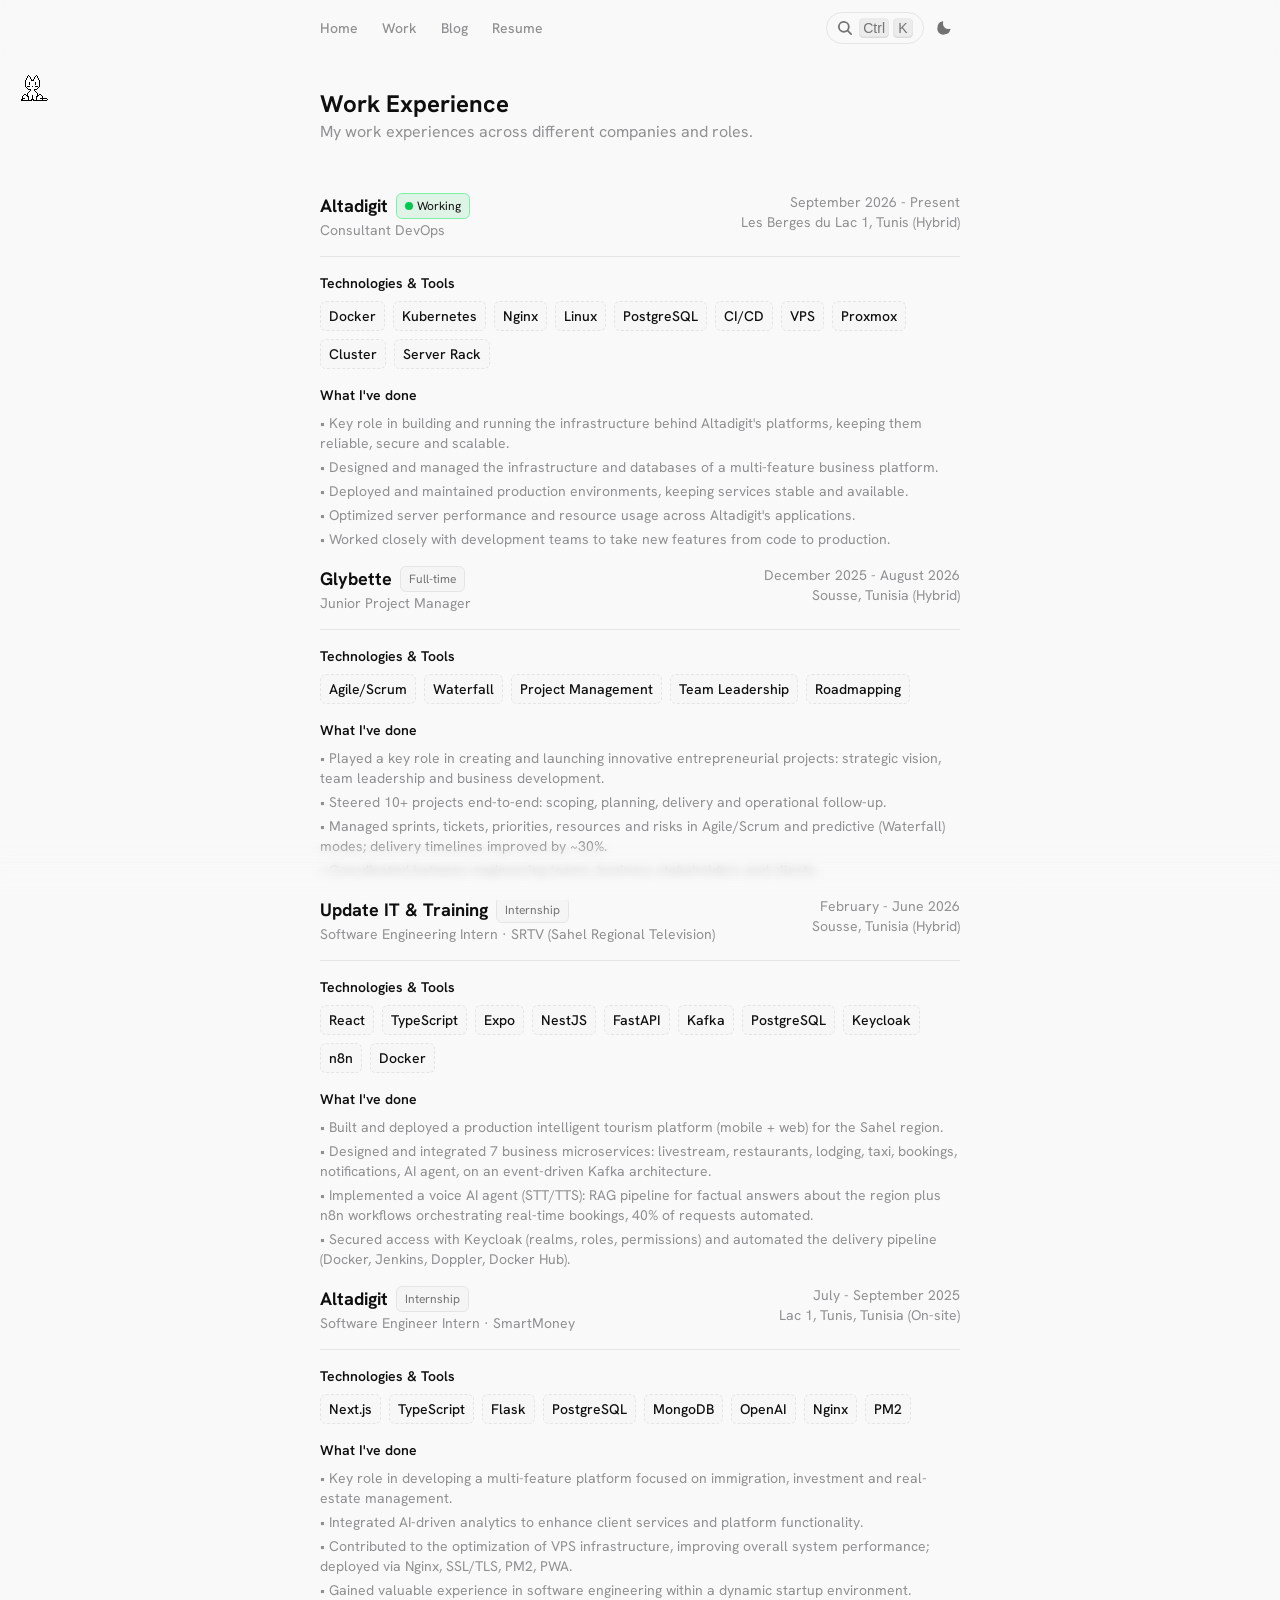
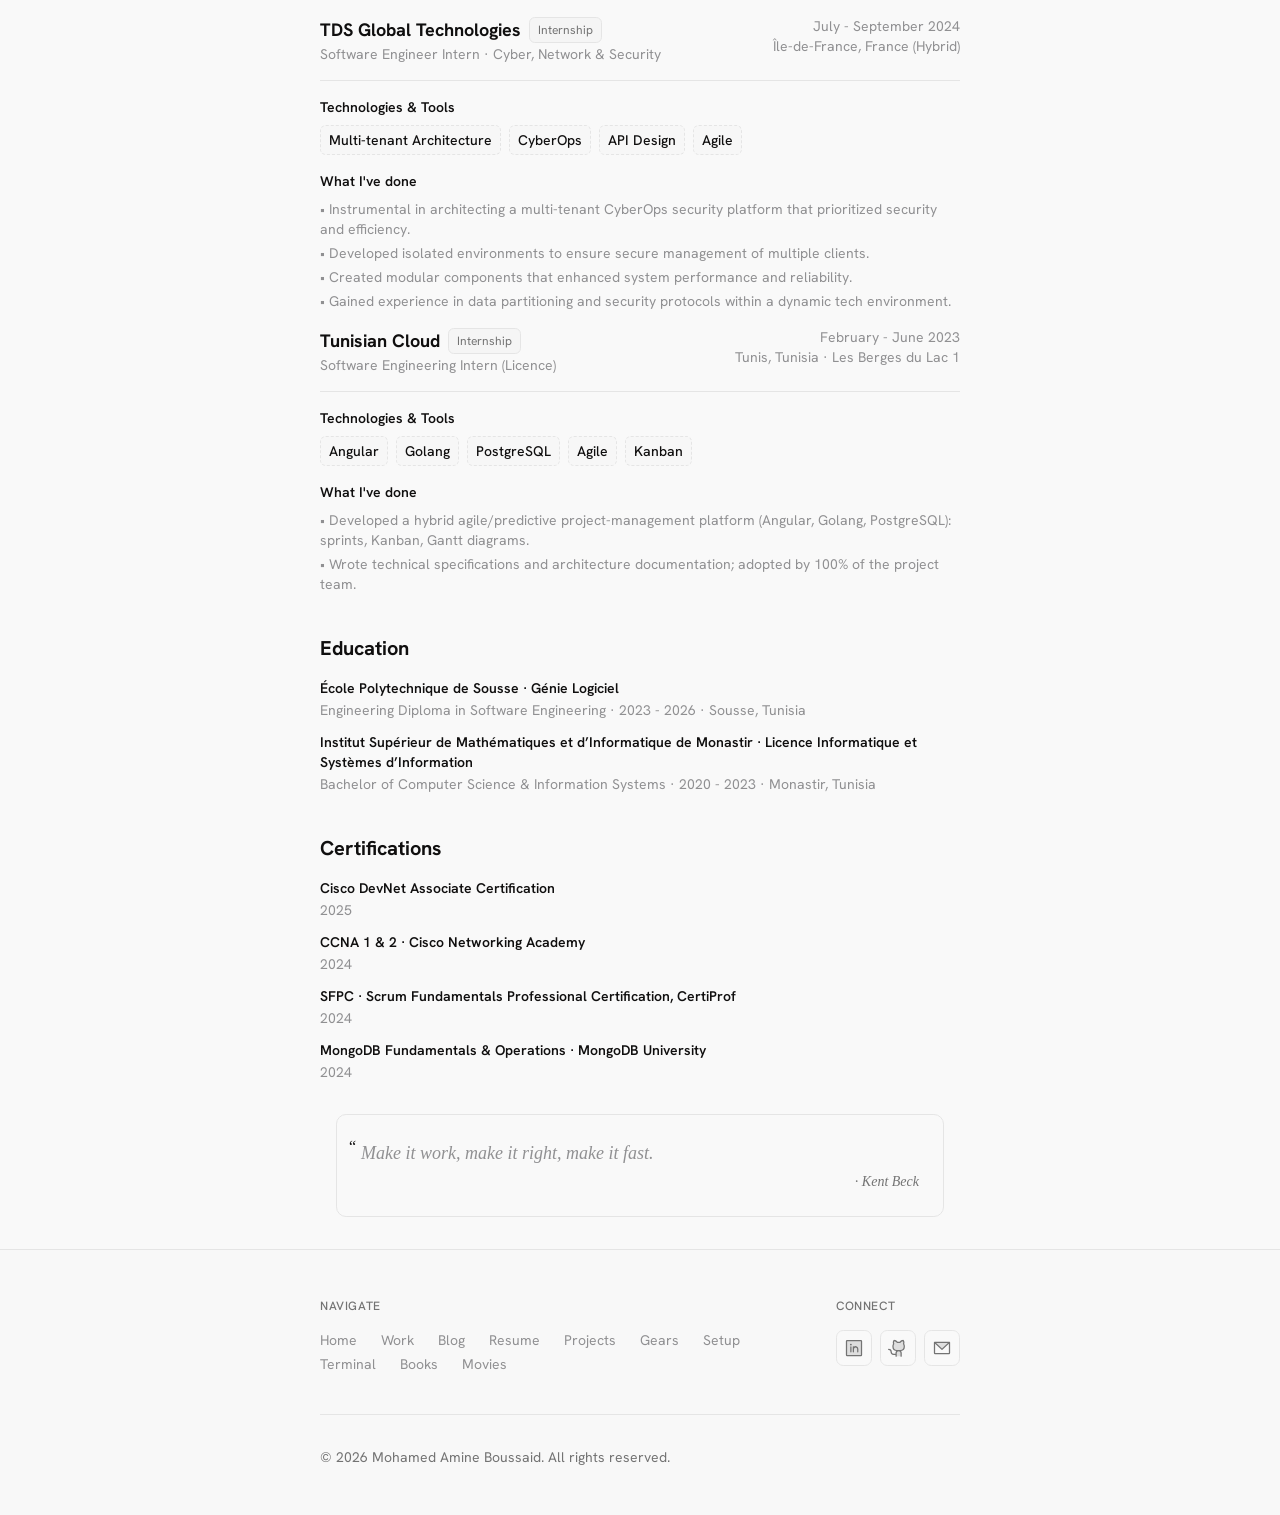
<file: work.html>
<!DOCTYPE html>
<html lang="en">
<head><meta charset="utf-8"/><meta content="width=device-width, initial-scale=1" name="viewport"/><title>Mohamed Amine Boussaid - Software Engineer</title><meta content="Explore my professional work experience across different companies and roles in software development." name="description"/><meta content="Mohamed Amine Boussaid work experience, DevOps consultant, Altadigit, Glybette, Update IT &amp; Training, TDS Global Technologies, junior project manager, software engineering intern, infrastructure, databases, CI/CD, Kubernetes production" name="keywords"/><meta content="index,follow" name="robots"/><link href="https://www.boussaidmohamedamine.com/work.html" rel="canonical"/><meta content="Work - Mohamed Amine Boussaid" property="og:title"/><meta content="Work experience across DevOps, tech leadership, and full-stack engineering." property="og:description"/><meta content="website" property="og:type"/><meta content="https://www.boussaidmohamedamine.com/work.html" property="og:url"/><meta content="https://www.boussaidmohamedamine.com/assets/profile/og-card.png" property="og:image"/><meta content="1200" property="og:image:width"/><meta content="630" property="og:image:height"/><meta content="https://www.boussaidmohamedamine.com/assets/profile/og-card.png" name="twitter:image"/><meta content="summary_large_image" name="twitter:card"/><meta content="Work - Mohamed Amine Boussaid" name="twitter:title"/><meta content="Work experience across DevOps, tech leadership, and full-stack engineering." name="twitter:description"/><meta content="Mohamed Amine Boussaid" name="author"/><link href="favicon.ico" rel="icon" sizes="any"/><link href="favicon-16x16.png" rel="icon" sizes="16x16" type="image/png"/><link href="favicon-32x32.png" rel="icon" sizes="32x32" type="image/png"/><link href="apple-touch-icon.png" rel="apple-touch-icon"/><link href="site.webmanifest" rel="manifest"/><link href="assets/css/fonts.css" rel="stylesheet"/><link href="assets/css/main.css" rel="stylesheet"/><script>try{if(localStorage.getItem('theme')==='dark')document.documentElement.classList.add('dark')}catch(e){}</script></head>
<body class="hankengrotesk_a9d8294d-module__aGBq3a__className hankengrotesk_a9d8294d-module__aGBq3a__variable geist_a71539c9-module__T19VSG__variable geist_mono_8d43a2aa-module__8Li5zG__variable antialiased"><div></div><div data-site-chrome=""></div><header class="sticky top-0 z-50 w-full bg-background/95 backdrop-blur supports-backdrop-filter:bg-background/60" data-site-chrome=""><div class="container mx-auto max-w-2xl px-4 flex h-14 items-center justify-between"><nav class="flex items-center gap-6 text-sm font-medium"><a class="text-secondary transition-colors hover:text-primary" href="index.html">Home</a><a class="text-secondary transition-colors hover:text-primary" href="work.html">Work</a><a class="text-secondary transition-colors hover:text-primary" href="blog.html">Blog</a><a class="text-secondary transition-colors hover:text-primary" href="resume.html">Resume</a></nav><div class="flex items-center gap-1"><button aria-label="Open search (Ctrl+K)" class="group/button inline-flex shrink-0 items-center justify-center text-muted-foreground transition-all outline-none focus-visible:border-ring focus-visible:ring-3 focus-visible:ring-ring/50 active:scale-[0.98] disabled:pointer-events-none disabled:opacity-50 aria-invalid:border-destructive aria-invalid:ring-3 aria-invalid:ring-destructive/20 dark:aria-invalid:border-destructive/50 dark:aria-invalid:ring-destructive/40 [&amp;_svg]:pointer-events-none [&amp;_svg]:shrink-0 [&amp;_svg:not([class*='size-'])]:size-4 sm:border sm:bg-clip-padding sm:text-sm sm:font-medium sm:whitespace-nowrap sm:border-border sm:bg-background aria-expanded:bg-muted aria-expanded:text-foreground dark:sm:border-input dark:sm:bg-input/30 sm:h-8 sm:px-2.5 sm:in-data-[slot=button-group]:rounded-lg sm:has-data-[icon=inline-end]:pr-1.5 sm:has-data-[icon=inline-start]:pl-1.5 sm:gap-1.5 sm:rounded-full sm:shadow-none sm:hover:bg-background sm:hover:text-muted-foreground dark:sm:hover:bg-input/30" data-size="sm" data-slot="button" data-variant="outline" id="cmdk-open" type="button"><svg aria-hidden="true" fill="none" viewbox="0 0 16 16"><path clip-rule="evenodd" d="M10.278 11.514a5.824 5.824 0 1 1 1.235-1.235l3.209 3.208A.875.875 0 0 1 14.111 15a.875.875 0 0 1-.624-.278l-3.209-3.208Zm.623-4.69a4.077 4.077 0 1 1-8.154 0 4.077 4.077 0 0 1 8.154 0Z" fill="currentColor" fill-rule="evenodd"></path></svg><kbd class="items-center gap-1 hidden sm:flex" data-slot="kbd-group"><kbd class="pointer-events-none inline-flex h-5 w-fit min-w-6 items-center justify-center gap-1 rounded-sm px-1 font-sans text-sm/none font-normal text-muted-foreground select-none [&amp;_svg:not([class*='size-'])]:size-3 bg-black/5 shadow-[inset_0_-1px_2px] shadow-black/10 dark:bg-white/10 dark:shadow-white/10 in-data-[slot=tooltip-content]:bg-white/20 in-data-[slot=tooltip-content]:text-background in-data-[slot=tooltip-content]:shadow-white/20 dark:in-data-[slot=tooltip-content]:bg-black/10 dark:in-data-[slot=tooltip-content]:shadow-black/10 dark:in-data-[slot=tooltip-content]:text-shadow-xs" data-slot="kbd">Ctrl</kbd><kbd class="pointer-events-none inline-flex h-5 items-center justify-center gap-1 rounded-sm px-1 font-sans text-sm/none font-normal text-muted-foreground select-none [&amp;_svg:not([class*='size-'])]:size-3 bg-black/5 shadow-[inset_0_-1px_2px] shadow-black/10 dark:bg-white/10 dark:shadow-white/10 in-data-[slot=tooltip-content]:bg-white/20 in-data-[slot=tooltip-content]:text-background in-data-[slot=tooltip-content]:shadow-white/20 dark:in-data-[slot=tooltip-content]:bg-black/10 dark:in-data-[slot=tooltip-content]:shadow-black/10 dark:in-data-[slot=tooltip-content]:text-shadow-xs w-5 min-w-5" data-slot="kbd">K</kbd></kbd></button><button aria-label="Toggle theme" class="inline-flex size-8 items-center justify-center rounded-md text-muted-foreground transition-colors hover:text-primary" id="theme-toggle" type="button"><svg aria-hidden="true" class="icon-moon size-4" fill="currentColor" viewBox="0 0 256 256" xmlns="http://www.w3.org/2000/svg"><path d="M233.54,142.23a8,8,0,0,0-8-2,88.08,88.08,0,0,1-109.8-109.8,8,8,0,0,0-10-10A104.84,104.84,0,1,0,230.36,150.21,8,8,0,0,0,233.54,142.23ZM128,208A104,104,0,0,1,48.46,72.46,88.13,88.13,0,0,0,183.54,207.54,103.72,103.72,0,0,1,128,208Z"></path></svg><svg aria-hidden="true" class="icon-sun size-4 hidden" fill="currentColor" viewBox="0 0 256 256" xmlns="http://www.w3.org/2000/svg"><path d="M120,40V16a8,8,0,0,1,16,0V40a8,8,0,0,1-16,0Zm8,24a64,64,0,1,0,64,64A64.07,64.07,0,0,0,128,64Zm0,112a48,48,0,1,1,48-48A48.05,48.05,0,0,1,128,176ZM58.34,69.66a8,8,0,0,0,11.32-11.32l-16-16a8,8,0,0,0-11.32,11.32Zm0,116.68a8,8,0,0,0-11.32,11.32l16,16a8,8,0,0,0,11.32-11.32ZM192,72a8,8,0,0,0,5.66-2.34l16-16a8,8,0,0,0-11.32-11.32l-16,16A8,8,0,0,0,192,72Zm5.66,114.34a8,8,0,0,0-11.32,11.32l16,16a8,8,0,0,0,11.32-11.32ZM48,128a8,8,0,0,0-8-8H16a8,8,0,0,0,0,16h24A8,8,0,0,0,48,128Zm80,80a8,8,0,0,0-8,8v24a8,8,0,0,0,16,0V216A8,8,0,0,0,128,208Z"></path></svg></button></div></div></header><main><div class="container mx-auto max-w-2xl px-4 undefined"><section class="space-y-4 pt-8"><div class="animate-in-up pb-8"><h1 class="text-2xl font-bold">Work Experience</h1><p class="text-secondary text-xs md:text-base">My work experiences across different companies and roles.</p></div><div class="flex flex-col gap-4"><div class="animate-in-up" style="animation-delay:0s"><div><div class="flex flex-row flex-nowrap items-start justify-between gap-3"><div class="flex min-w-0 flex-1 flex-col"><div class="flex flex-wrap items-center gap-2"><h3 class="text-lg font-bold blur-none">Altadigit</h3><div class="flex items-center gap-1 rounded-md border border-green-300 bg-green-500/10 px-2 py-1 text-xs dark:border-green-600"><div class="size-2 rounded-full bg-green-500 animate-pulse"></div><span>Working</span></div></div><p class="text-sm text-secondary">Consultant DevOps</p></div><div class="flex shrink-0 flex-col text-right text-sm text-secondary min-w-[88px] md:min-w-[140px]"><p class="md:hidden">Sep 26 - Present</p><p class="hidden md:block">September 2026 - Present</p><p class="md:hidden">Tunis, TN</p><p class="hidden md:block">Les Berges du Lac 1, Tunis (Hybrid)</p></div></div><div class="mt-4 space-y-4 border-t border-border pt-4"><div><h4 class="mb-2 text-sm font-semibold">Technologies &amp; Tools</h4><div class="flex flex-wrap gap-2"><div class="group inline-flex items-center gap-1.5 rounded-md border border-dashed border-border bg-muted/50 px-2 py-1 text-sm font-medium text-foreground"><span>Docker</span></div><div class="group inline-flex items-center gap-1.5 rounded-md border border-dashed border-border bg-muted/50 px-2 py-1 text-sm font-medium text-foreground"><span>Kubernetes</span></div><div class="group inline-flex items-center gap-1.5 rounded-md border border-dashed border-border bg-muted/50 px-2 py-1 text-sm font-medium text-foreground"><span>Nginx</span></div><div class="group inline-flex items-center gap-1.5 rounded-md border border-dashed border-border bg-muted/50 px-2 py-1 text-sm font-medium text-foreground"><span>Linux</span></div><div class="group inline-flex items-center gap-1.5 rounded-md border border-dashed border-border bg-muted/50 px-2 py-1 text-sm font-medium text-foreground"><span>PostgreSQL</span></div><div class="group inline-flex items-center gap-1.5 rounded-md border border-dashed border-border bg-muted/50 px-2 py-1 text-sm font-medium text-foreground"><span>CI/CD</span></div><div class="group inline-flex items-center gap-1.5 rounded-md border border-dashed border-border bg-muted/50 px-2 py-1 text-sm font-medium text-foreground"><span>VPS</span></div><div class="group inline-flex items-center gap-1.5 rounded-md border border-dashed border-border bg-muted/50 px-2 py-1 text-sm font-medium text-foreground"><span>Proxmox</span></div><div class="group inline-flex items-center gap-1.5 rounded-md border border-dashed border-border bg-muted/50 px-2 py-1 text-sm font-medium text-foreground"><span>Cluster</span></div><div class="group inline-flex items-center gap-1.5 rounded-md border border-dashed border-border bg-muted/50 px-2 py-1 text-sm font-medium text-foreground"><span>Server Rack</span></div></div></div><div><h4 class="mb-2 text-sm font-semibold">What I've done</h4><ul class="flex flex-col gap-1 text-sm text-secondary"><li class="flex gap-2">• Key role in building and running the infrastructure behind Altadigit's platforms, keeping them reliable, secure and scalable.</li><li class="flex gap-2">• Designed and managed the infrastructure and databases of a multi-feature business platform.</li><li class="flex gap-2">• Deployed and maintained production environments, keeping services stable and available.</li><li class="flex gap-2">• Optimized server performance and resource usage across Altadigit's applications.</li><li class="flex gap-2">• Worked closely with development teams to take new features from code to production.</li></ul></div></div></div></div><div class="animate-in-up" style="animation-delay:0.05s"><div><div class="flex flex-row flex-nowrap items-start justify-between gap-3"><div class="flex min-w-0 flex-1 flex-col"><div class="flex flex-wrap items-center gap-2"><h3 class="text-lg font-bold blur-none">Glybette</h3><div class="flex items-center gap-1 rounded-md border border-border bg-muted px-2 py-1 text-xs text-muted-foreground"><span>Full-time</span></div></div><p class="text-sm text-secondary">Junior Project Manager</p></div><div class="flex shrink-0 flex-col text-right text-sm text-secondary min-w-[88px] md:min-w-[140px]"><p class="md:hidden">Dec 25 - Aug 26</p><p class="hidden md:block">December 2025 - August 2026</p><p class="md:hidden">Sousse, TN</p><p class="hidden md:block">Sousse, Tunisia (Hybrid)</p></div></div><div class="mt-4 space-y-4 border-t border-border pt-4"><div><h4 class="mb-2 text-sm font-semibold">Technologies &amp; Tools</h4><div class="flex flex-wrap gap-2"><div class="group inline-flex items-center gap-1.5 rounded-md border border-dashed border-border bg-muted/50 px-2 py-1 text-sm font-medium text-foreground"><span>Agile/Scrum</span></div><div class="group inline-flex items-center gap-1.5 rounded-md border border-dashed border-border bg-muted/50 px-2 py-1 text-sm font-medium text-foreground"><span>Waterfall</span></div><div class="group inline-flex items-center gap-1.5 rounded-md border border-dashed border-border bg-muted/50 px-2 py-1 text-sm font-medium text-foreground"><span>Project Management</span></div><div class="group inline-flex items-center gap-1.5 rounded-md border border-dashed border-border bg-muted/50 px-2 py-1 text-sm font-medium text-foreground"><span>Team Leadership</span></div><div class="group inline-flex items-center gap-1.5 rounded-md border border-dashed border-border bg-muted/50 px-2 py-1 text-sm font-medium text-foreground"><span>Roadmapping</span></div></div></div><div><h4 class="mb-2 text-sm font-semibold">What I've done</h4><ul class="flex flex-col gap-1 text-sm text-secondary"><li class="flex gap-2">• Played a key role in creating and launching innovative entrepreneurial projects: strategic vision, team leadership and business development.</li><li class="flex gap-2">• Steered 10+ projects end-to-end: scoping, planning, delivery and operational follow-up.</li><li class="flex gap-2">• Managed sprints, tickets, priorities, resources and risks in Agile/Scrum and predictive (Waterfall) modes; delivery timelines improved by ~30%.</li><li class="flex gap-2">• Coordinated between engineering teams, business stakeholders and clients.</li></ul></div></div></div></div><div class="animate-in-up" style="animation-delay:0.1s"><div><div class="flex flex-row flex-nowrap items-start justify-between gap-3"><div class="flex min-w-0 flex-1 flex-col"><div class="flex flex-wrap items-center gap-2"><h3 class="text-lg font-bold blur-none">Update IT &amp; Training</h3><div class="flex items-center gap-1 rounded-md border border-border bg-muted px-2 py-1 text-xs text-muted-foreground"><span>Internship</span></div></div><p class="text-sm text-secondary">Software Engineering Intern · SRTV (Sahel Regional Television)</p></div><div class="flex shrink-0 flex-col text-right text-sm text-secondary min-w-[88px] md:min-w-[140px]"><p class="md:hidden">Feb - Jun 26</p><p class="hidden md:block">February - June 2026</p><p class="md:hidden">Sousse, TN</p><p class="hidden md:block">Sousse, Tunisia (Hybrid)</p></div></div><div class="mt-4 space-y-4 border-t border-border pt-4"><div><h4 class="mb-2 text-sm font-semibold">Technologies &amp; Tools</h4><div class="flex flex-wrap gap-2"><div class="group inline-flex items-center gap-1.5 rounded-md border border-dashed border-border bg-muted/50 px-2 py-1 text-sm font-medium text-foreground"><span>React</span></div><div class="group inline-flex items-center gap-1.5 rounded-md border border-dashed border-border bg-muted/50 px-2 py-1 text-sm font-medium text-foreground"><span>TypeScript</span></div><div class="group inline-flex items-center gap-1.5 rounded-md border border-dashed border-border bg-muted/50 px-2 py-1 text-sm font-medium text-foreground"><span>Expo</span></div><div class="group inline-flex items-center gap-1.5 rounded-md border border-dashed border-border bg-muted/50 px-2 py-1 text-sm font-medium text-foreground"><span>NestJS</span></div><div class="group inline-flex items-center gap-1.5 rounded-md border border-dashed border-border bg-muted/50 px-2 py-1 text-sm font-medium text-foreground"><span>FastAPI</span></div><div class="group inline-flex items-center gap-1.5 rounded-md border border-dashed border-border bg-muted/50 px-2 py-1 text-sm font-medium text-foreground"><span>Kafka</span></div><div class="group inline-flex items-center gap-1.5 rounded-md border border-dashed border-border bg-muted/50 px-2 py-1 text-sm font-medium text-foreground"><span>PostgreSQL</span></div><div class="group inline-flex items-center gap-1.5 rounded-md border border-dashed border-border bg-muted/50 px-2 py-1 text-sm font-medium text-foreground"><span>Keycloak</span></div><div class="group inline-flex items-center gap-1.5 rounded-md border border-dashed border-border bg-muted/50 px-2 py-1 text-sm font-medium text-foreground"><span>n8n</span></div><div class="group inline-flex items-center gap-1.5 rounded-md border border-dashed border-border bg-muted/50 px-2 py-1 text-sm font-medium text-foreground"><span>Docker</span></div></div></div><div><h4 class="mb-2 text-sm font-semibold">What I've done</h4><ul class="flex flex-col gap-1 text-sm text-secondary"><li class="flex gap-2">• Built and deployed a production intelligent tourism platform (mobile + web) for the Sahel region.</li><li class="flex gap-2">• Designed and integrated 7 business microservices: livestream, restaurants, lodging, taxi, bookings, notifications, AI agent, on an event-driven Kafka architecture.</li><li class="flex gap-2">• Implemented a voice AI agent (STT/TTS): RAG pipeline for factual answers about the region plus n8n workflows orchestrating real-time bookings, 40% of requests automated.</li><li class="flex gap-2">• Secured access with Keycloak (realms, roles, permissions) and automated the delivery pipeline (Docker, Jenkins, Doppler, Docker Hub).</li></ul></div></div></div></div><div class="animate-in-up" style="animation-delay:0.15s"><div><div class="flex flex-row flex-nowrap items-start justify-between gap-3"><div class="flex min-w-0 flex-1 flex-col"><div class="flex flex-wrap items-center gap-2"><h3 class="text-lg font-bold blur-none">Altadigit</h3><div class="flex items-center gap-1 rounded-md border border-border bg-muted px-2 py-1 text-xs text-muted-foreground"><span>Internship</span></div></div><p class="text-sm text-secondary">Software Engineer Intern · SmartMoney</p></div><div class="flex shrink-0 flex-col text-right text-sm text-secondary min-w-[88px] md:min-w-[140px]"><p class="md:hidden">Jul - Sep 25</p><p class="hidden md:block">July - September 2025</p><p class="md:hidden">Tunis, TN</p><p class="hidden md:block">Lac 1, Tunis, Tunisia (On-site)</p></div></div><div class="mt-4 space-y-4 border-t border-border pt-4"><div><h4 class="mb-2 text-sm font-semibold">Technologies &amp; Tools</h4><div class="flex flex-wrap gap-2"><div class="group inline-flex items-center gap-1.5 rounded-md border border-dashed border-border bg-muted/50 px-2 py-1 text-sm font-medium text-foreground"><span>Next.js</span></div><div class="group inline-flex items-center gap-1.5 rounded-md border border-dashed border-border bg-muted/50 px-2 py-1 text-sm font-medium text-foreground"><span>TypeScript</span></div><div class="group inline-flex items-center gap-1.5 rounded-md border border-dashed border-border bg-muted/50 px-2 py-1 text-sm font-medium text-foreground"><span>Flask</span></div><div class="group inline-flex items-center gap-1.5 rounded-md border border-dashed border-border bg-muted/50 px-2 py-1 text-sm font-medium text-foreground"><span>PostgreSQL</span></div><div class="group inline-flex items-center gap-1.5 rounded-md border border-dashed border-border bg-muted/50 px-2 py-1 text-sm font-medium text-foreground"><span>MongoDB</span></div><div class="group inline-flex items-center gap-1.5 rounded-md border border-dashed border-border bg-muted/50 px-2 py-1 text-sm font-medium text-foreground"><span>OpenAI</span></div><div class="group inline-flex items-center gap-1.5 rounded-md border border-dashed border-border bg-muted/50 px-2 py-1 text-sm font-medium text-foreground"><span>Nginx</span></div><div class="group inline-flex items-center gap-1.5 rounded-md border border-dashed border-border bg-muted/50 px-2 py-1 text-sm font-medium text-foreground"><span>PM2</span></div></div></div><div><h4 class="mb-2 text-sm font-semibold">What I've done</h4><ul class="flex flex-col gap-1 text-sm text-secondary"><li class="flex gap-2">• Key role in developing a multi-feature platform focused on immigration, investment and real-estate management.</li><li class="flex gap-2">• Integrated AI-driven analytics to enhance client services and platform functionality.</li><li class="flex gap-2">• Contributed to the optimization of VPS infrastructure, improving overall system performance; deployed via Nginx, SSL/TLS, PM2, PWA.</li><li class="flex gap-2">• Gained valuable experience in software engineering within a dynamic startup environment.</li></ul></div></div></div></div><div class="animate-in-up" style="animation-delay:0.2s"><div><div class="flex flex-row flex-nowrap items-start justify-between gap-3"><div class="flex min-w-0 flex-1 flex-col"><div class="flex flex-wrap items-center gap-2"><h3 class="text-lg font-bold blur-none">TDS Global Technologies</h3><div class="flex items-center gap-1 rounded-md border border-border bg-muted px-2 py-1 text-xs text-muted-foreground"><span>Internship</span></div></div><p class="text-sm text-secondary">Software Engineer Intern · Cyber, Network & Security</p></div><div class="flex shrink-0 flex-col text-right text-sm text-secondary min-w-[88px] md:min-w-[140px]"><p class="md:hidden">Jul - Sep 24</p><p class="hidden md:block">July - September 2024</p><p class="md:hidden">IDF, FR</p><p class="hidden md:block">Île-de-France, France (Hybrid)</p></div></div><div class="mt-4 space-y-4 border-t border-border pt-4"><div><h4 class="mb-2 text-sm font-semibold">Technologies &amp; Tools</h4><div class="flex flex-wrap gap-2"><div class="group inline-flex items-center gap-1.5 rounded-md border border-dashed border-border bg-muted/50 px-2 py-1 text-sm font-medium text-foreground"><span>Multi-tenant Architecture</span></div><div class="group inline-flex items-center gap-1.5 rounded-md border border-dashed border-border bg-muted/50 px-2 py-1 text-sm font-medium text-foreground"><span>CyberOps</span></div><div class="group inline-flex items-center gap-1.5 rounded-md border border-dashed border-border bg-muted/50 px-2 py-1 text-sm font-medium text-foreground"><span>API Design</span></div><div class="group inline-flex items-center gap-1.5 rounded-md border border-dashed border-border bg-muted/50 px-2 py-1 text-sm font-medium text-foreground"><span>Agile</span></div></div></div><div><h4 class="mb-2 text-sm font-semibold">What I've done</h4><ul class="flex flex-col gap-1 text-sm text-secondary"><li class="flex gap-2">• Instrumental in architecting a multi-tenant CyberOps security platform that prioritized security and efficiency.</li><li class="flex gap-2">• Developed isolated environments to ensure secure management of multiple clients.</li><li class="flex gap-2">• Created modular components that enhanced system performance and reliability.</li><li class="flex gap-2">• Gained experience in data partitioning and security protocols within a dynamic tech environment.</li></ul></div></div></div></div><div class="animate-in-up" style="animation-delay:0.25s"><div><div class="flex flex-row flex-nowrap items-start justify-between gap-3"><div class="flex min-w-0 flex-1 flex-col"><div class="flex flex-wrap items-center gap-2"><h3 class="text-lg font-bold blur-none">Tunisian Cloud</h3><div class="flex items-center gap-1 rounded-md border border-border bg-muted px-2 py-1 text-xs text-muted-foreground"><span>Internship</span></div></div><p class="text-sm text-secondary">Software Engineering Intern (Licence)</p></div><div class="flex shrink-0 flex-col text-right text-sm text-secondary min-w-[88px] md:min-w-[140px]"><p class="md:hidden">Feb - Jun 23</p><p class="hidden md:block">February - June 2023</p><p class="md:hidden">Tunis, TN</p><p class="hidden md:block">Tunis, Tunisia · Les Berges du Lac 1</p></div></div><div class="mt-4 space-y-4 border-t border-border pt-4"><div><h4 class="mb-2 text-sm font-semibold">Technologies &amp; Tools</h4><div class="flex flex-wrap gap-2"><div class="group inline-flex items-center gap-1.5 rounded-md border border-dashed border-border bg-muted/50 px-2 py-1 text-sm font-medium text-foreground"><span>Angular</span></div><div class="group inline-flex items-center gap-1.5 rounded-md border border-dashed border-border bg-muted/50 px-2 py-1 text-sm font-medium text-foreground"><span>Golang</span></div><div class="group inline-flex items-center gap-1.5 rounded-md border border-dashed border-border bg-muted/50 px-2 py-1 text-sm font-medium text-foreground"><span>PostgreSQL</span></div><div class="group inline-flex items-center gap-1.5 rounded-md border border-dashed border-border bg-muted/50 px-2 py-1 text-sm font-medium text-foreground"><span>Agile</span></div><div class="group inline-flex items-center gap-1.5 rounded-md border border-dashed border-border bg-muted/50 px-2 py-1 text-sm font-medium text-foreground"><span>Kanban</span></div></div></div><div><h4 class="mb-2 text-sm font-semibold">What I've done</h4><ul class="flex flex-col gap-1 text-sm text-secondary"><li class="flex gap-2">• Developed a hybrid agile/predictive project-management platform (Angular, Golang, PostgreSQL): sprints, Kanban, Gantt diagrams.</li><li class="flex gap-2">• Wrote technical specifications and architecture documentation; adopted by 100% of the project team.</li></ul></div></div></div></div></div></section><section class="space-y-4 pt-10"><div class="animate-in-up"><h2 class="text-xl font-bold">Education</h2></div><ul class="flex flex-col gap-3"><li class="flex flex-col gap-0.5"><h4 class="text-sm font-semibold">École Polytechnique de Sousse · Génie Logiciel</h4><p class="text-sm text-secondary">Engineering Diploma in Software Engineering · 2023 - 2026 · Sousse, Tunisia</p></li><li class="flex flex-col gap-0.5"><h4 class="text-sm font-semibold">Institut Supérieur de Mathématiques et d’Informatique de Monastir · Licence Informatique et Systèmes d’Information</h4><p class="text-sm text-secondary">Bachelor of Computer Science & Information Systems · 2020 - 2023 · Monastir, Tunisia</p></li></ul></section><section class="space-y-4 pt-10"><div class="animate-in-up"><h2 class="text-xl font-bold">Certifications</h2></div><ul class="flex flex-col gap-3"><li class="flex flex-col gap-0.5"><h4 class="text-sm font-semibold">Cisco DevNet Associate Certification</h4><p class="text-sm text-secondary">2025</p></li><li class="flex flex-col gap-0.5"><h4 class="text-sm font-semibold">CCNA 1 & 2 · Cisco Networking Academy</h4><p class="text-sm text-secondary">2024</p></li><li class="flex flex-col gap-0.5"><h4 class="text-sm font-semibold">SFPC · Scrum Fundamentals Professional Certification, CertiProf</h4><p class="text-sm text-secondary">2024</p></li><li class="flex flex-col gap-0.5"><h4 class="text-sm font-semibold">MongoDB Fundamentals & Operations · MongoDB University</h4><p class="text-sm text-secondary">2024</p></li></ul></section><div class="container mx-auto max-w-2xl px-4 py-8"><div id="quote-card"></div></div></div></main><div class="pointer-events-none fixed inset-x-0 bottom-0 z-10 h-[60px] select-none bg-gradient-to-t from-background to-transparent opacity-100 backdrop-blur-[5px] [mask-image:linear-gradient(to_top,black_50%,transparent)] [-webkit-mask-image:linear-gradient(to_top,black_50%,transparent)] dark:[mask-image:linear-gradient(to_top,black_50%,transparent)] dark:[-webkit-mask-image:linear-gradient(to_top,black_50%,transparent)]" data-site-chrome="" style="user-select:none"></div><footer class="border-t border-border bg-muted/30" data-site-chrome=""><div class="container mx-auto max-w-2xl px-4 py-12"><div class="flex flex-col gap-10 sm:flex-row sm:items-start sm:justify-between sm:gap-8"><div class="flex flex-col gap-4"><p class="text-xs font-medium uppercase tracking-wider text-muted-foreground">Navigate</p><nav class="flex flex-wrap gap-x-6 gap-y-1"><a class="text-sm text-secondary transition-colors hover:text-primary" href="index.html">Home</a><a class="text-sm text-secondary transition-colors hover:text-primary" href="work.html">Work</a><a class="text-sm text-secondary transition-colors hover:text-primary" href="blog.html">Blog</a><a class="text-sm text-secondary transition-colors hover:text-primary" href="resume.html">Resume</a><a class="text-sm text-secondary transition-colors hover:text-primary" href="projects.html">Projects</a><a class="text-sm text-secondary transition-colors hover:text-primary" href="gears.html">Gears</a><a class="text-sm text-secondary transition-colors hover:text-primary" href="setup.html">Setup</a><a class="text-sm text-secondary transition-colors hover:text-primary" href="terminal.html">Terminal</a><a class="text-sm text-secondary transition-colors hover:text-primary" href="books.html">Books</a><a class="text-sm text-secondary transition-colors hover:text-primary" href="movies.html">Movies</a></nav></div><div class="flex flex-col gap-4"><p class="text-xs font-medium uppercase tracking-wider text-muted-foreground">Connect</p><div class="flex gap-2"><a aria-label="LinkedIn" class="flex size-9 items-center justify-center rounded-lg border border-border bg-background text-muted-foreground transition-colors hover:bg-muted hover:text-primary" href="https://www.linkedin.com/in/boussaidmohamedamine/" rel="noopener noreferrer" target="_blank" data-tooltip="Follow me on LinkedIn"><svg class="size-5" fill="currentColor" height="1em" viewbox="0 0 256 256" width="1em" xmlns="http://www.w3.org/2000/svg"><path d="M224,40V216a8,8,0,0,1-8,8H40a8,8,0,0,1-8-8V40a8,8,0,0,1,8-8H216A8,8,0,0,1,224,40Z" opacity="0.2"></path><path d="M216,24H40A16,16,0,0,0,24,40V216a16,16,0,0,0,16,16H216a16,16,0,0,0,16-16V40A16,16,0,0,0,216,24Zm0,192H40V40H216V216ZM96,112v64a8,8,0,0,1-16,0V112a8,8,0,0,1,16,0Zm88,28v36a8,8,0,0,1-16,0V140a20,20,0,0,0-40,0v36a8,8,0,0,1-16,0V112a8,8,0,0,1,15.79-1.78A36,36,0,0,1,184,140ZM100,84A12,12,0,1,1,88,72,12,12,0,0,1,100,84Z"></path></svg></a><a aria-label="Github" class="flex size-9 items-center justify-center rounded-lg border border-border bg-background text-muted-foreground transition-colors hover:bg-muted hover:text-primary" href="https://github.com/Boussaid001" rel="noopener noreferrer" target="_blank" data-tooltip="Follow me on GitHub"><svg class="size-5" fill="currentColor" height="1em" viewbox="0 0 256 256" width="1em" xmlns="http://www.w3.org/2000/svg"><path d="M208,104v8a48,48,0,0,1-48,48H136a32,32,0,0,1,32,32v40H104V192a32,32,0,0,1,32-32H112a48,48,0,0,1-48-48v-8a49.28,49.28,0,0,1,8.51-27.3A51.92,51.92,0,0,1,76,32a52,52,0,0,1,43.83,24h32.34A52,52,0,0,1,196,32a51.92,51.92,0,0,1,3.49,44.7A49.28,49.28,0,0,1,208,104Z" opacity="0.2"></path><path d="M208.3,75.68A59.74,59.74,0,0,0,202.93,28,8,8,0,0,0,196,24a59.75,59.75,0,0,0-48,24H124A59.75,59.75,0,0,0,76,24a8,8,0,0,0-6.93,4,59.78,59.78,0,0,0-5.38,47.68A58.14,58.14,0,0,0,56,104v8a56.06,56.06,0,0,0,48.44,55.47A39.8,39.8,0,0,0,96,192v8H72a24,24,0,0,1-24-24A40,40,0,0,0,8,136a8,8,0,0,0,0,16,24,24,0,0,1,24,24,40,40,0,0,0,40,40H96v16a8,8,0,0,0,16,0V192a24,24,0,0,1,48,0v40a8,8,0,0,0,16,0V192a39.8,39.8,0,0,0-8.44-24.53A56.06,56.06,0,0,0,216,112v-8A58,58,0,0,0,208.3,75.68ZM200,112a40,40,0,0,1-40,40H112a40,40,0,0,1-40-40v-8a41.74,41.74,0,0,1,6.9-22.48A8,8,0,0,0,80,73.83a43.81,43.81,0,0,1,.79-33.58,43.88,43.88,0,0,1,32.32,20.06A8,8,0,0,0,119.82,64h32.35a8,8,0,0,0,6.74-3.69,43.87,43.87,0,0,1,32.32-20.06A43.81,43.81,0,0,1,192,73.83a8.09,8.09,0,0,0,1,7.65A41.76,41.76,0,0,1,200,104Z"></path></svg></a><a aria-label="Email" class="flex size-9 items-center justify-center rounded-lg border border-border bg-background text-muted-foreground transition-colors hover:bg-muted hover:text-primary" href="mailto:contact@boussaidmohamedamine.com" rel="noopener noreferrer" target="_blank" data-tooltip="Email me for collaboration"><svg class="size-5" fill="currentColor" height="1em" viewbox="0 0 256 256" width="1em" xmlns="http://www.w3.org/2000/svg"><path d="M224,56l-96,88L32,56Z" opacity="0.2"></path><path d="M224,48H32a8,8,0,0,0-8,8V192a16,16,0,0,0,16,16H216a16,16,0,0,0,16-16V56A8,8,0,0,0,224,48ZM203.43,64,128,133.15,52.57,64ZM216,192H40V74.19l82.59,75.71a8,8,0,0,0,10.82,0L216,74.19V192Z"></path></svg></a></div></div></div><div class="mt-10 flex flex-col items-center justify-between gap-2 border-t border-border pt-8 sm:flex-row sm:items-center sm:gap-4"><p class="text-sm text-muted-foreground">© 2026 Mohamed Amine Boussaid. All rights reserved.</p></div></div></footer><section aria-atomic="false" aria-label="Notifications alt+T" aria-live="polite" aria-relevant="additions text" tabindex="-1"></section><script>window.ONEKO_BASE='assets/oneko/';</script><script defer src="assets/js/site.js"></script><script defer src="assets/oneko/oneko.js"></script></body>
</html>
</file>
<file: assets/css/fonts.css>
@font-face{font-family:Geist;font-style:normal;font-weight:100 900;font-display:swap;src:url(../media/fef07dbb0973bf53-s.518e079e.woff2)format("woff2");unicode-range:U+460-52F,U+1C80-1C8A,U+20B4,U+2DE0-2DFF,U+A640-A69F,U+FE2E-FE2F}@font-face{font-family:Geist;font-style:normal;font-weight:100 900;font-display:swap;src:url(../media/8a480f0b521d4e75-s.ea323500.woff2)format("woff2");unicode-range:U+301,U+400-45F,U+490-491,U+4B0-4B1,U+2116}@font-face{font-family:Geist;font-style:normal;font-weight:100 900;font-display:swap;src:url(../media/53b9e256198e5412-s.853d50a3.woff2)format("woff2");unicode-range:U+102-103,U+110-111,U+128-129,U+168-169,U+1A0-1A1,U+1AF-1B0,U+300-301,U+303-304,U+308-309,U+323,U+329,U+1EA0-1EF9,U+20AB}@font-face{font-family:Geist;font-style:normal;font-weight:100 900;font-display:swap;src:url(../media/7178b3e590c64307-s.55554cd0.woff2)format("woff2");unicode-range:U+100-2BA,U+2BD-2C5,U+2C7-2CC,U+2CE-2D7,U+2DD-2FF,U+304,U+308,U+329,U+1D00-1DBF,U+1E00-1E9F,U+1EF2-1EFF,U+2020,U+20A0-20AB,U+20AD-20C4,U+2113,U+2C60-2C7F,U+A720-A7FF}@font-face{font-family:Geist;font-style:normal;font-weight:100 900;font-display:swap;src:url(../media/caa3a2e1cccd8315-s.p.3b6cae6d.woff2)format("woff2");unicode-range:U+??,U+131,U+152-153,U+2BB-2BC,U+2C6,U+2DA,U+2DC,U+304,U+308,U+329,U+2000-206F,U+20AC,U+2122,U+2191,U+2193,U+2212,U+2215,U+FEFF,U+FFFD}@font-face{font-family:Geist Fallback;src:local(Arial);ascent-override:95.94%;descent-override:28.16%;line-gap-override:0.0%;size-adjust:104.76%}.geist_a71539c9-module__T19VSG__className{font-family:Geist,Geist Fallback;font-style:normal}.geist_a71539c9-module__T19VSG__variable{--font-geist-sans:"Geist","Geist Fallback"}
@font-face{font-family:Geist Mono;font-style:normal;font-weight:100 900;font-display:swap;src:url(../media/5ce348bf30bf5439-s.56c1f21e.woff2)format("woff2");unicode-range:U+460-52F,U+1C80-1C8A,U+20B4,U+2DE0-2DFF,U+A640-A69F,U+FE2E-FE2F}@font-face{font-family:Geist Mono;font-style:normal;font-weight:100 900;font-display:swap;src:url(../media/4fa387ec64143e14-s.3b336396.woff2)format("woff2");unicode-range:U+301,U+400-45F,U+490-491,U+4B0-4B1,U+2116}@font-face{font-family:Geist Mono;font-style:normal;font-weight:100 900;font-display:swap;src:url(../media/6306c77e7c8268e4-s.e3369375.woff2)format("woff2");unicode-range:U+2000-2001,U+2004-2008,U+200A,U+23B8-23BD,U+2500-259F}@font-face{font-family:Geist Mono;font-style:normal;font-weight:100 900;font-display:swap;src:url(../media/7d817b4c03b0c5f1-s.a40b9a8b.woff2)format("woff2");unicode-range:U+102-103,U+110-111,U+128-129,U+168-169,U+1A0-1A1,U+1AF-1B0,U+300-301,U+303-304,U+308-309,U+323,U+329,U+1EA0-1EF9,U+20AB}@font-face{font-family:Geist Mono;font-style:normal;font-weight:100 900;font-display:swap;src:url(../media/bbc41e54d2fcbd21-s.fe42ddf4.woff2)format("woff2");unicode-range:U+100-2BA,U+2BD-2C5,U+2C7-2CC,U+2CE-2D7,U+2DD-2FF,U+304,U+308,U+329,U+1D00-1DBF,U+1E00-1E9F,U+1EF2-1EFF,U+2020,U+20A0-20AB,U+20AD-20C4,U+2113,U+2C60-2C7F,U+A720-A7FF}@font-face{font-family:Geist Mono;font-style:normal;font-weight:100 900;font-display:swap;src:url(../media/797e433ab948586e-s.p.29207c2f.woff2)format("woff2");unicode-range:U+??,U+131,U+152-153,U+2BB-2BC,U+2C6,U+2DA,U+2DC,U+304,U+308,U+329,U+2000-206F,U+20AC,U+2122,U+2191,U+2193,U+2212,U+2215,U+FEFF,U+FFFD}@font-face{font-family:Geist Mono Fallback;src:local(Arial);ascent-override:74.67%;descent-override:21.92%;line-gap-override:0.0%;size-adjust:134.59%}.geist_mono_8d43a2aa-module__8Li5zG__className{font-family:Geist Mono,Geist Mono Fallback;font-style:normal}.geist_mono_8d43a2aa-module__8Li5zG__variable{--font-geist-mono:"Geist Mono","Geist Mono Fallback"}
@font-face{font-family:hankenGrotesk;src:url(../media/HankenGrotesk_Variable-s.p.3ebfa54f.ttf)format("truetype");font-display:swap}@font-face{font-family:hankenGrotesk Fallback;src:local(Arial);ascent-override:98.46%;descent-override:29.83%;line-gap-override:0.0%;size-adjust:101.56%}.hankengrotesk_a9d8294d-module__aGBq3a__className{font-family:hankenGrotesk,hankenGrotesk Fallback}.hankengrotesk_a9d8294d-module__aGBq3a__variable{--font-hanken-grotesk:"hankenGrotesk","hankenGrotesk Fallback"}
</file>
<file: assets/css/main.css>
@layer properties{@supports (((-webkit-hyphens:none)) and (not (margin-trim:inline))) or ((-moz-orient:inline) and (not (color:rgb(from red r g b)))){*,:before,:after,::backdrop{--tw-translate-x:0;--tw-translate-y:0;--tw-translate-z:0;--tw-scale-x:1;--tw-scale-y:1;--tw-scale-z:1;--tw-rotate-x:initial;--tw-rotate-y:initial;--tw-rotate-z:initial;--tw-skew-x:initial;--tw-skew-y:initial;--tw-space-y-reverse:0;--tw-space-x-reverse:0;--tw-divide-y-reverse:0;--tw-border-style:solid;--tw-gradient-position:initial;--tw-gradient-from:#0000;--tw-gradient-via:#0000;--tw-gradient-to:#0000;--tw-gradient-stops:initial;--tw-gradient-via-stops:initial;--tw-gradient-from-position:0%;--tw-gradient-via-position:50%;--tw-gradient-to-position:100%;--tw-leading:initial;--tw-font-weight:initial;--tw-tracking:initial;--tw-ordinal:initial;--tw-slashed-zero:initial;--tw-numeric-figure:initial;--tw-numeric-spacing:initial;--tw-numeric-fraction:initial;--tw-shadow:0 0 #0000;--tw-shadow-color:initial;--tw-shadow-alpha:100%;--tw-inset-shadow:0 0 #0000;--tw-inset-shadow-color:initial;--tw-inset-shadow-alpha:100%;--tw-ring-color:initial;--tw-ring-shadow:0 0 #0000;--tw-inset-ring-color:initial;--tw-inset-ring-shadow:0 0 #0000;--tw-ring-inset:initial;--tw-ring-offset-width:0px;--tw-ring-offset-color:#fff;--tw-ring-offset-shadow:0 0 #0000;--tw-outline-style:solid;--tw-blur:initial;--tw-brightness:initial;--tw-contrast:initial;--tw-grayscale:initial;--tw-hue-rotate:initial;--tw-invert:initial;--tw-opacity:initial;--tw-saturate:initial;--tw-sepia:initial;--tw-drop-shadow:initial;--tw-drop-shadow-color:initial;--tw-drop-shadow-alpha:100%;--tw-drop-shadow-size:initial;--tw-backdrop-blur:initial;--tw-backdrop-brightness:initial;--tw-backdrop-contrast:initial;--tw-backdrop-grayscale:initial;--tw-backdrop-hue-rotate:initial;--tw-backdrop-invert:initial;--tw-backdrop-opacity:initial;--tw-backdrop-saturate:initial;--tw-backdrop-sepia:initial;--tw-duration:initial;--tw-ease:initial;--tw-content:"";--tw-text-shadow-color:initial;--tw-text-shadow-alpha:100%;--tw-animation-delay:0s;--tw-animation-direction:normal;--tw-animation-duration:initial;--tw-animation-fill-mode:none;--tw-animation-iteration-count:1;--tw-enter-blur:0;--tw-enter-opacity:1;--tw-enter-rotate:0;--tw-enter-scale:1;--tw-enter-translate-x:0;--tw-enter-translate-y:0;--tw-exit-blur:0;--tw-exit-opacity:1;--tw-exit-rotate:0;--tw-exit-scale:1;--tw-exit-translate-x:0;--tw-exit-translate-y:0}}}@layer theme{:root,:host{--font-sans:var(--font-sans);--font-serif:ui-serif,Georgia,Cambria,"Times New Roman",Times,serif;--color-amber-300:#ffd236;--color-amber-400:#fcbb00;--color-green-300:#7bf1a8;--color-green-500:#00c758;--color-green-600:#00a544;--color-gray-50:#f9fafb;--color-gray-200:#e5e7eb;--color-gray-400:#99a1af;--color-gray-500:#6a7282;--color-gray-600:#4a5565;--color-gray-800:#1e2939;--color-neutral-300:#d4d4d4;--color-neutral-500:#737373;--color-neutral-700:#404040;--color-neutral-900:#171717;--color-black:#000;--color-white:#fff;--spacing:.25rem;--breakpoint-sm:40rem;--container-xs:20rem;--container-sm:24rem;--container-md:28rem;--container-xl:36rem;--container-2xl:42rem;--container-4xl:56rem;--container-5xl:64rem;--container-7xl:80rem;--text-xs:.75rem;--text-xs--line-height:calc(1/.75);--text-sm:.875rem;--text-sm--line-height:calc(1.25/.875);--text-base:1rem;--text-base--line-height:calc(1.5/1);--text-lg:1.125rem;--text-lg--line-height:calc(1.75/1.125);--text-xl:1.25rem;--text-xl--line-height:calc(1.75/1.25);--text-2xl:1.5rem;--text-2xl--line-height:calc(2/1.5);--text-3xl:1.875rem;--text-3xl--line-height:calc(2.25/1.875);--text-4xl:2.25rem;--text-4xl--line-height:calc(2.5/2.25);--text-5xl:3rem;--text-5xl--line-height:1;--text-6xl:3.75rem;--text-6xl--line-height:1;--font-weight-normal:400;--font-weight-medium:500;--font-weight-semibold:600;--font-weight-bold:700;--tracking-tight:-.025em;--tracking-wide:.025em;--tracking-wider:.05em;--tracking-widest:.1em;--leading-tight:1.25;--leading-snug:1.375;--leading-normal:1.5;--leading-relaxed:1.625;--radius-md:calc(var(--radius)*.8);--radius-xl:calc(var(--radius)*1.4);--ease-out:cubic-bezier(0,0,.2,1);--ease-in-out:cubic-bezier(.4,0,.2,1);--animate-spin:spin 1s linear infinite;--animate-pulse:pulse 2s cubic-bezier(.4,0,.6,1)infinite;--blur-xs:4px;--blur-sm:8px;--blur-md:12px;--blur-xl:24px;--blur-3xl:64px;--aspect-video:16/9;--default-transition-duration:.15s;--default-transition-timing-function:cubic-bezier(.4,0,.2,1);--default-font-family:var(--font-sans);--default-mono-font-family:var(--font-geist-mono);--color-border:var(--border)}@supports (color:lab(0% 0 0)){:root,:host{--color-amber-300:lab(86.4156% 6.13147 78.3961);--color-amber-400:lab(80.1641% 16.6016 99.2089);--color-green-300:lab(86.9953% -47.2691 25.0054);--color-green-500:lab(70.5521% -66.5147 45.8073);--color-green-600:lab(59.0978% -58.6621 41.2579);--color-gray-50:lab(98.2596% -.247031 -.706708);--color-gray-200:lab(91.6229% -.159115 -2.26791);--color-gray-400:lab(65.9269% -.832707 -8.17473);--color-gray-500:lab(47.7841% -.393182 -10.0268);--color-gray-600:lab(35.6337% -1.58697 -10.8425);--color-gray-800:lab(16.1051% -1.18239 -11.7533);--color-neutral-300:lab(84.92% 0 -.0000119209);--color-neutral-500:lab(48.496% 0 0);--color-neutral-700:lab(27.036% 0 0);--color-neutral-900:lab(7.78201% -.0000149012 0)}}}@layer base{*,:after,:before,::backdrop{box-sizing:border-box;border:0 solid;margin:0;padding:0}::file-selector-button{box-sizing:border-box;border:0 solid;margin:0;padding:0}html,:host{-webkit-text-size-adjust:100%;tab-size:4;line-height:1.5;font-family:var(--default-font-family,ui-sans-serif,system-ui,sans-serif,"Apple Color Emoji","Segoe UI Emoji","Segoe UI Symbol","Noto Color Emoji");font-feature-settings:var(--default-font-feature-settings,normal);font-variation-settings:var(--default-font-variation-settings,normal);-webkit-tap-highlight-color:transparent}hr{height:0;color:inherit;border-top-width:1px}abbr:where([title]){-webkit-text-decoration:underline dotted;text-decoration:underline dotted}h1,h2,h3,h4,h5,h6{font-size:inherit;font-weight:inherit}a{color:inherit;-webkit-text-decoration:inherit;-webkit-text-decoration:inherit;-webkit-text-decoration:inherit;-webkit-text-decoration:inherit;text-decoration:inherit}b,strong{font-weight:bolder}code,kbd,samp,pre{font-family:var(--default-mono-font-family,ui-monospace,SFMono-Regular,Menlo,Monaco,Consolas,"Liberation Mono","Courier New",monospace);font-feature-settings:var(--default-mono-font-feature-settings,normal);font-variation-settings:var(--default-mono-font-variation-settings,normal);font-size:1em}small{font-size:80%}sub,sup{vertical-align:baseline;font-size:75%;line-height:0;position:relative}sub{bottom:-.25em}sup{top:-.5em}table{text-indent:0;border-color:inherit;border-collapse:collapse}:-moz-focusring{outline:auto}progress{vertical-align:baseline}summary{display:list-item}ol,ul,menu{list-style:none}img,svg,video,canvas,audio,iframe,embed,object{vertical-align:middle;display:block}img,video{max-width:100%;height:auto}button,input,select,optgroup,textarea{font:inherit;font-feature-settings:inherit;font-variation-settings:inherit;letter-spacing:inherit;color:inherit;opacity:1;background-color:#0000;border-radius:0}::file-selector-button{font:inherit;font-feature-settings:inherit;font-variation-settings:inherit;letter-spacing:inherit;color:inherit;opacity:1;background-color:#0000;border-radius:0}:where(select:is([multiple],[size])) optgroup{font-weight:bolder}:where(select:is([multiple],[size])) optgroup option{padding-inline-start:20px}::file-selector-button{margin-inline-end:4px}::placeholder{opacity:1}@supports (not ((-webkit-appearance:-apple-pay-button))) or (contain-intrinsic-size:1px){::placeholder{color:currentColor}@supports (color:color-mix(in lab, red, red)){::placeholder{color:color-mix(in oklab,currentcolor 50%,transparent)}}}textarea{resize:vertical}::-webkit-search-decoration{-webkit-appearance:none}::-webkit-date-and-time-value{min-height:1lh;text-align:inherit}::-webkit-datetime-edit{display:inline-flex}::-webkit-datetime-edit-fields-wrapper{padding:0}::-webkit-datetime-edit{padding-block:0}::-webkit-datetime-edit-year-field{padding-block:0}::-webkit-datetime-edit-month-field{padding-block:0}::-webkit-datetime-edit-day-field{padding-block:0}::-webkit-datetime-edit-hour-field{padding-block:0}::-webkit-datetime-edit-minute-field{padding-block:0}::-webkit-datetime-edit-second-field{padding-block:0}::-webkit-datetime-edit-millisecond-field{padding-block:0}::-webkit-datetime-edit-meridiem-field{padding-block:0}::-webkit-calendar-picker-indicator{line-height:1}:-moz-ui-invalid{box-shadow:none}button,input:where([type=button],[type=reset],[type=submit]){appearance:button}::file-selector-button{appearance:button}::-webkit-inner-spin-button{height:auto}::-webkit-outer-spin-button{height:auto}[hidden]:where(:not([hidden=until-found])){display:none!important}*{border-color:var(--border);outline-color:var(--ring)}@supports (color:color-mix(in lab, red, red)){*{outline-color:color-mix(in oklab,var(--ring)50%,transparent)}}html{scroll-behavior:smooth}body{background-color:var(--background);color:var(--foreground)}}@layer components;@layer utilities{.\@container\/card-header{container:card-header/inline-size}.\@container\/field-group{container:field-group/inline-size}.pointer-events-auto{pointer-events:auto}.pointer-events-none{pointer-events:none}.invisible{visibility:hidden}.visible{visibility:visible}.sr-only{clip-path:inset(50%);white-space:nowrap;border-width:0;width:1px;height:1px;margin:-1px;padding:0;position:absolute;overflow:hidden}.absolute{position:absolute}.fixed{position:fixed}.relative{position:relative}.static{position:static}.sticky{position:sticky}.inset-0{inset:calc(var(--spacing)*0)}.inset-x-0{inset-inline:calc(var(--spacing)*0)}.inset-y-0{inset-block:calc(var(--spacing)*0)}.inset-s-3{inset-inline-start:calc(var(--spacing)*3)}.inset-s-5{inset-inline-start:calc(var(--spacing)*5)}.start{inset-inline-start:var(--spacing)}.end{inset-inline-end:var(--spacing)}.-top-12{top:calc(var(--spacing)*-12)}.top-0{top:calc(var(--spacing)*0)}.top-1\.5{top:calc(var(--spacing)*1.5)}.top-1\/2{top:50%}.top-1\/3{top:33.3333%}.top-2{top:calc(var(--spacing)*2)}.top-2\.5{top:calc(var(--spacing)*2.5)}.top-3{top:calc(var(--spacing)*3)}.top-3\.5{top:calc(var(--spacing)*3.5)}.top-4{top:calc(var(--spacing)*4)}.top-6{top:calc(var(--spacing)*6)}.top-\[20vh\]{top:20vh}.top-\[50\%\]{top:50%}.top-\[60\%\]{top:60%}.top-full{top:100%}.top-px{top:1px}.-right-12{right:calc(var(--spacing)*-12)}.right-0{right:calc(var(--spacing)*0)}.right-1{right:calc(var(--spacing)*1)}.right-2{right:calc(var(--spacing)*2)}.right-2\.5{right:calc(var(--spacing)*2.5)}.right-3{right:calc(var(--spacing)*3)}.right-4{right:calc(var(--spacing)*4)}.-bottom-12{bottom:calc(var(--spacing)*-12)}.bottom-0{bottom:calc(var(--spacing)*0)}.bottom-6{bottom:calc(var(--spacing)*6)}.-left-12{left:calc(var(--spacing)*-12)}.left-0{left:calc(var(--spacing)*0)}.left-1\.5{left:calc(var(--spacing)*1.5)}.left-1\/2{left:50%}.left-3{left:calc(var(--spacing)*3)}.left-6{left:calc(var(--spacing)*6)}.left-\[50\%\]{left:50%}.isolate{isolation:isolate}.z-0{z-index:0}.z-1{z-index:1}.z-10{z-index:10}.z-20{z-index:20}.z-50{z-index:50}.z-51{z-index:51}.z-70{z-index:70}.z-80{z-index:80}.z-\[99\]{z-index:99}.z-\[100\]{z-index:100}.z-\[110\]{z-index:110}.order-first{order:-9999}.order-last{order:9999}.col-start-2{grid-column-start:2}.row-span-2{grid-row:span 2/span 2}.row-start-1{grid-row-start:1}.container{width:100%}@media (min-width:40rem){.container{max-width:40rem}}@media (min-width:48rem){.container{max-width:48rem}}@media (min-width:64rem){.container{max-width:64rem}}@media (min-width:80rem){.container{max-width:80rem}}@media (min-width:96rem){.container{max-width:96rem}}.m-0{margin:calc(var(--spacing)*0)}.-mx-1{margin-inline:calc(var(--spacing)*-1)}.-mx-4{margin-inline:calc(var(--spacing)*-4)}.mx-2{margin-inline:calc(var(--spacing)*2)}.mx-3\.5{margin-inline:calc(var(--spacing)*3.5)}.mx-auto{margin-inline:auto}.-my-2{margin-block:calc(var(--spacing)*-2)}.my-0{margin-block:calc(var(--spacing)*0)}.my-0\.5{margin-block:calc(var(--spacing)*.5)}.my-1{margin-block:calc(var(--spacing)*1)}.my-2{margin-block:calc(var(--spacing)*2)}.my-6{margin-block:calc(var(--spacing)*6)}.my-8{margin-block:calc(var(--spacing)*8)}.my-10{margin-block:calc(var(--spacing)*10)}.my-12{margin-block:calc(var(--spacing)*12)}.-mt-4{margin-top:calc(var(--spacing)*-4)}.mt-1{margin-top:calc(var(--spacing)*1)}.mt-1\.5{margin-top:calc(var(--spacing)*1.5)}.mt-2{margin-top:calc(var(--spacing)*2)}.mt-4{margin-top:calc(var(--spacing)*4)}.mt-5{margin-top:calc(var(--spacing)*5)}.mt-6{margin-top:calc(var(--spacing)*6)}.mt-8{margin-top:calc(var(--spacing)*8)}.mt-10{margin-top:calc(var(--spacing)*10)}.mt-25{margin-top:calc(var(--spacing)*25)}.mt-auto{margin-top:auto}.mr-1{margin-right:calc(var(--spacing)*1)}.-mb-4{margin-bottom:calc(var(--spacing)*-4)}.mb-1\.5{margin-bottom:calc(var(--spacing)*1.5)}.mb-2{margin-bottom:calc(var(--spacing)*2)}.mb-3{margin-bottom:calc(var(--spacing)*3)}.mb-4{margin-bottom:calc(var(--spacing)*4)}.mb-6{margin-bottom:calc(var(--spacing)*6)}.mb-8{margin-bottom:calc(var(--spacing)*8)}.mb-25{margin-bottom:calc(var(--spacing)*25)}.-ml-1{margin-left:calc(var(--spacing)*-1)}.-ml-4{margin-left:calc(var(--spacing)*-4)}.ml-1{margin-left:calc(var(--spacing)*1)}.ml-1\.5{margin-left:calc(var(--spacing)*1.5)}.ml-2{margin-left:calc(var(--spacing)*2)}.ml-4{margin-left:calc(var(--spacing)*4)}.ml-6{margin-left:calc(var(--spacing)*6)}.ml-10{margin-left:calc(var(--spacing)*10)}.ml-12{margin-left:calc(var(--spacing)*12)}.ml-auto{margin-left:auto}.line-clamp-1{-webkit-line-clamp:1;-webkit-box-orient:vertical;display:-webkit-box;overflow:hidden}.line-clamp-2{-webkit-line-clamp:2;-webkit-box-orient:vertical;display:-webkit-box;overflow:hidden}.no-scrollbar{-ms-overflow-style:none;scrollbar-width:none}.no-scrollbar::-webkit-scrollbar{display:none}.block{display:block}.contents{display:contents}.flex{display:flex}.grid{display:grid}.hidden{display:none}.inline{display:inline}.inline-block{display:inline-block}.inline-flex{display:inline-flex}.list-item{display:list-item}.table{display:table}.table-caption{display:table-caption}.table-cell{display:table-cell}.table-row{display:table-row}.field-sizing-content{field-sizing:content}.aspect-square{aspect-ratio:1}.aspect-video{aspect-ratio:var(--aspect-video)}.size-\(--cell-size\){width:var(--cell-size);height:var(--cell-size)}.size-1\.5{width:calc(var(--spacing)*1.5);height:calc(var(--spacing)*1.5)}.size-2{width:calc(var(--spacing)*2);height:calc(var(--spacing)*2)}.size-2\.5{width:calc(var(--spacing)*2.5);height:calc(var(--spacing)*2.5)}.size-3{width:calc(var(--spacing)*3);height:calc(var(--spacing)*3)}.size-3\.5{width:calc(var(--spacing)*3.5);height:calc(var(--spacing)*3.5)}.size-4{width:calc(var(--spacing)*4);height:calc(var(--spacing)*4)}.size-5{width:calc(var(--spacing)*5);height:calc(var(--spacing)*5)}.size-6{width:calc(var(--spacing)*6);height:calc(var(--spacing)*6)}.size-7{width:calc(var(--spacing)*7);height:calc(var(--spacing)*7)}.size-8{width:calc(var(--spacing)*8);height:calc(var(--spacing)*8)}.size-9{width:calc(var(--spacing)*9);height:calc(var(--spacing)*9)}.size-10{width:calc(var(--spacing)*10);height:calc(var(--spacing)*10)}.size-auto{width:auto;height:auto}.size-full{width:100%;height:100%}.h-\(--cell-size\){height:var(--cell-size)}.h-\(--radix-accordion-content-height\){height:var(--radix-accordion-content-height)}.h-\(--radix-navigation-menu-viewport-height\){height:var(--radix-navigation-menu-viewport-height)}.h-1{height:calc(var(--spacing)*1)}.h-1\.5{height:calc(var(--spacing)*1.5)}.h-2{height:calc(var(--spacing)*2)}.h-2\.5{height:calc(var(--spacing)*2.5)}.h-4{height:calc(var(--spacing)*4)}.h-5{height:calc(var(--spacing)*5)}.h-6{height:calc(var(--spacing)*6)}.h-7{height:calc(var(--spacing)*7)}.h-8{height:calc(var(--spacing)*8)}.h-8\!{height:calc(var(--spacing)*8)!important}.h-9{height:calc(var(--spacing)*9)}.h-10{height:calc(var(--spacing)*10)}.h-12{height:calc(var(--spacing)*12)}.h-14{height:calc(var(--spacing)*14)}.h-20{height:calc(var(--spacing)*20)}.h-48{height:calc(var(--spacing)*48)}.h-\[60px\]{height:60px}.h-\[70vh\]{height:70vh}.h-\[90vh\]{height:90vh}.h-\[calc\(--spacing\(5\.25\)\)\]{height:calc(calc(var(--spacing)*5.25))}.h-\[calc\(100\%-1px\)\]{height:calc(100% - 1px)}.h-\[min\(22rem\,55vh\)\]{height:min(22rem,55vh)}.h-auto{height:auto}.h-full{height:100%}.h-px{height:1px}.h-svh{height:100svh}.max-h-\(--available-height\){max-height:var(--available-height)}.max-h-\(--radix-context-menu-content-available-height\){max-height:var(--radix-context-menu-content-available-height)}.max-h-\(--radix-dropdown-menu-content-available-height\){max-height:var(--radix-dropdown-menu-content-available-height)}.max-h-\(--radix-select-content-available-height\){max-height:var(--radix-select-content-available-height)}.max-h-20{max-height:calc(var(--spacing)*20)}.max-h-72{max-height:calc(var(--spacing)*72)}.max-h-92{max-height:calc(var(--spacing)*92)}.max-h-136{max-height:calc(var(--spacing)*136)}.max-h-\[90vh\]{max-height:90vh}.max-h-\[400px\]{max-height:400px}.max-h-\[min\(28rem\,60vh\)\]{max-height:min(28rem,60vh)}.max-h-\[min\(calc\(--spacing\(72\)---spacing\(9\)\)\,calc\(var\(--available-height\)---spacing\(9\)\)\)\]{max-height:min(calc(calc(var(--spacing)*72) - calc(var(--spacing)*9)),calc(var(--available-height) - calc(var(--spacing)*9)))}.min-h-0{min-height:calc(var(--spacing)*0)}.min-h-8{min-height:calc(var(--spacing)*8)}.min-h-16{min-height:calc(var(--spacing)*16)}.min-h-\[60vh\]{min-height:60vh}.min-h-\[200px\]{min-height:200px}.min-h-\[500px\]{min-height:500px}.min-h-screen{min-height:100vh}.min-h-svh{min-height:100svh}.w-\(--anchor-width\){width:var(--anchor-width)}.w-\(--cell-size\){width:var(--cell-size)}.w-\(--radix-dropdown-menu-trigger-width\){width:var(--radix-dropdown-menu-trigger-width)}.w-\(--sidebar-width\){width:var(--sidebar-width)}.w-0{width:calc(var(--spacing)*0)}.w-1{width:calc(var(--spacing)*1)}.w-2{width:calc(var(--spacing)*2)}.w-2\.5{width:calc(var(--spacing)*2.5)}.w-3\/4{width:75%}.w-4{width:calc(var(--spacing)*4)}.w-5{width:calc(var(--spacing)*5)}.w-5\/6{width:83.3333%}.w-8{width:calc(var(--spacing)*8)}.w-20{width:calc(var(--spacing)*20)}.w-28{width:calc(var(--spacing)*28)}.w-48{width:calc(var(--spacing)*48)}.w-64{width:calc(var(--spacing)*64)}.w-72{width:calc(var(--spacing)*72)}.w-\[90vw\]{width:90vw}.w-\[100px\]{width:100px}.w-\[calc\(100\%-2rem\)\]{width:calc(100% - 2rem)}.w-\[min\(24rem\,calc\(100vw-2rem\)\)\]{width:min(24rem,100vw - 2rem)}.w-\[min\(95vw\,84rem\)\]{width:min(95vw,84rem)}.w-auto{width:auto}.w-fit{width:fit-content}.w-full{width:100%}.w-max{width:max-content}.w-px{width:1px}.max-w-\(--available-width\){max-width:var(--available-width)}.max-w-\(--skeleton-width\){max-width:var(--skeleton-width)}.max-w-0{max-width:calc(var(--spacing)*0)}.max-w-2xl{max-width:var(--container-2xl)}.max-w-4xl{max-width:var(--container-4xl)}.max-w-5xl{max-width:var(--container-5xl)}.max-w-7xl{max-width:var(--container-7xl)}.max-w-\[55vw\]{max-width:55vw}.max-w-\[200px\]{max-width:200px}.max-w-\[calc\(100\%-2rem\)\]{max-width:calc(100% - 2rem)}.max-w-\[calc\(100vw-2rem\)\]{max-width:calc(100vw - 2rem)}.max-w-\[min\(90vw\,80rem\)\]{max-width:min(90vw,80rem)}.max-w-full{max-width:100%}.max-w-max{max-width:max-content}.max-w-md{max-width:var(--container-md)}.max-w-none{max-width:none}.max-w-sm{max-width:var(--container-sm)}.max-w-xl{max-width:var(--container-xl)}.max-w-xs{max-width:var(--container-xs)}.min-w-\(--cell-size\){min-width:var(--cell-size)}.min-w-0{min-width:calc(var(--spacing)*0)}.min-w-5{min-width:calc(var(--spacing)*5)}.min-w-6{min-width:calc(var(--spacing)*6)}.min-w-7{min-width:calc(var(--spacing)*7)}.min-w-8{min-width:calc(var(--spacing)*8)}.min-w-9{min-width:calc(var(--spacing)*9)}.min-w-16{min-width:calc(var(--spacing)*16)}.min-w-32{min-width:calc(var(--spacing)*32)}.min-w-36{min-width:calc(var(--spacing)*36)}.min-w-\[88px\]{min-width:88px}.min-w-\[96px\]{min-width:96px}.min-w-\[120px\]{min-width:120px}.min-w-\[calc\(var\(--anchor-width\)\+--spacing\(7\)\)\]{min-width:calc(var(--anchor-width) + calc(var(--spacing)*7))}.min-w-fit{min-width:fit-content}.flex-1{flex:1}.flex-shrink{flex-shrink:1}.shrink-0{flex-shrink:0}.flex-grow,.grow{flex-grow:1}.grow-0{flex-grow:0}.basis-full{flex-basis:100%}.caption-bottom{caption-side:bottom}.border-collapse{border-collapse:collapse}.origin-\(--radix-context-menu-content-transform-origin\){transform-origin:var(--radix-context-menu-content-transform-origin)}.origin-\(--radix-dropdown-menu-content-transform-origin\){transform-origin:var(--radix-dropdown-menu-content-transform-origin)}.origin-\(--radix-hover-card-content-transform-origin\){transform-origin:var(--radix-hover-card-content-transform-origin)}.origin-\(--radix-menubar-content-transform-origin\){transform-origin:var(--radix-menubar-content-transform-origin)}.origin-\(--radix-popover-content-transform-origin\){transform-origin:var(--radix-popover-content-transform-origin)}.origin-\(--radix-select-content-transform-origin\){transform-origin:var(--radix-select-content-transform-origin)}.origin-\(--radix-tooltip-content-transform-origin\){transform-origin:var(--radix-tooltip-content-transform-origin)}.origin-\(--transform-origin\){transform-origin:var(--transform-origin)}.-translate-x-0{--tw-translate-x:calc(var(--spacing)*0);translate:var(--tw-translate-x)var(--tw-translate-y)}.-translate-x-1\/2{--tw-translate-x:calc(calc(1/2*100%)*-1);translate:var(--tw-translate-x)var(--tw-translate-y)}.-translate-x-px{--tw-translate-x:-1px;translate:var(--tw-translate-x)var(--tw-translate-y)}.translate-x-\[-50\%\]{--tw-translate-x:-50%;translate:var(--tw-translate-x)var(--tw-translate-y)}.translate-x-px{--tw-translate-x:1px;translate:var(--tw-translate-x)var(--tw-translate-y)}.-translate-y-1\/2{--tw-translate-y:calc(calc(1/2*100%)*-1);translate:var(--tw-translate-x)var(--tw-translate-y)}.translate-y-0{--tw-translate-y:calc(var(--spacing)*0);translate:var(--tw-translate-x)var(--tw-translate-y)}.translate-y-\[-50\%\]{--tw-translate-y:-50%;translate:var(--tw-translate-x)var(--tw-translate-y)}.translate-y-\[calc\(-50\%_-_2px\)\]{--tw-translate-y:calc(-50% - 2px);translate:var(--tw-translate-x)var(--tw-translate-y)}.scale-50{--tw-scale-x:50%;--tw-scale-y:50%;--tw-scale-z:50%;scale:var(--tw-scale-x)var(--tw-scale-y)}.scale-100{--tw-scale-x:100%;--tw-scale-y:100%;--tw-scale-z:100%;scale:var(--tw-scale-x)var(--tw-scale-y)}.-rotate-90{rotate:-90deg}.rotate-45{rotate:45deg}.rotate-90{rotate:90deg}.rotate-180{rotate:180deg}.transform{transform:var(--tw-rotate-x,)var(--tw-rotate-y,)var(--tw-rotate-z,)var(--tw-skew-x,)var(--tw-skew-y,)}.animate-caret-blink{animation:1.25s ease-out infinite caret-blink}.animate-pulse{animation:var(--animate-pulse)}.animate-spin{animation:var(--animate-spin)}.cursor-default{cursor:default}.cursor-pointer{cursor:pointer}.cursor-text{cursor:text}.cursor-zoom-in{cursor:zoom-in}.touch-manipulation{touch-action:manipulation}.touch-none{touch-action:none}.resize{resize:both}.resize-none{resize:none}.scroll-my-1{scroll-margin-block:calc(var(--spacing)*1)}.scroll-py-1{scroll-padding-block:calc(var(--spacing)*1)}.scroll-py-2{scroll-padding-block:calc(var(--spacing)*2)}.list-decimal{list-style-type:decimal}.list-disc{list-style-type:disc}.list-none{list-style-type:none}.appearance-none{appearance:none}.auto-rows-min{grid-auto-rows:min-content}.grid-cols-1{grid-template-columns:repeat(1,minmax(0,1fr))}.grid-cols-2{grid-template-columns:repeat(2,minmax(0,1fr))}.grid-cols-3{grid-template-columns:repeat(3,minmax(0,1fr))}.grid-rows-2{grid-template-rows:repeat(2,minmax(0,1fr))}.grid-rows-\[auto_1fr\]{grid-template-rows:auto 1fr}.flex-col{flex-direction:column}.flex-col-reverse{flex-direction:column-reverse}.flex-row{flex-direction:row}.flex-nowrap{flex-wrap:nowrap}.flex-wrap{flex-wrap:wrap}.place-content-center{place-content:center}.place-items-center{place-items:center}.items-center{align-items:center}.items-end{align-items:flex-end}.items-start{align-items:flex-start}.items-stretch{align-items:stretch}.justify-between{justify-content:space-between}.justify-center{justify-content:center}.justify-end{justify-content:flex-end}.justify-start{justify-content:flex-start}.gap-0{gap:calc(var(--spacing)*0)}.gap-0\.5{gap:calc(var(--spacing)*.5)}.gap-1{gap:calc(var(--spacing)*1)}.gap-1\.5{gap:calc(var(--spacing)*1.5)}.gap-2{gap:calc(var(--spacing)*2)}.gap-2\.5{gap:calc(var(--spacing)*2.5)}.gap-3{gap:calc(var(--spacing)*3)}.gap-4{gap:calc(var(--spacing)*4)}.gap-5{gap:calc(var(--spacing)*5)}.gap-6{gap:calc(var(--spacing)*6)}.gap-10{gap:calc(var(--spacing)*10)}.gap-\[--spacing\(var\(--gap\)\)\]{gap:calc(var(--spacing)*var(--gap))}:where(.space-y-0\.5>:not(:last-child)){--tw-space-y-reverse:0;margin-block-start:calc(calc(var(--spacing)*.5)*var(--tw-space-y-reverse));margin-block-end:calc(calc(var(--spacing)*.5)*calc(1 - var(--tw-space-y-reverse)))}:where(.space-y-1>:not(:last-child)){--tw-space-y-reverse:0;margin-block-start:calc(calc(var(--spacing)*1)*var(--tw-space-y-reverse));margin-block-end:calc(calc(var(--spacing)*1)*calc(1 - var(--tw-space-y-reverse)))}:where(.space-y-2>:not(:last-child)){--tw-space-y-reverse:0;margin-block-start:calc(calc(var(--spacing)*2)*var(--tw-space-y-reverse));margin-block-end:calc(calc(var(--spacing)*2)*calc(1 - var(--tw-space-y-reverse)))}:where(.space-y-4>:not(:last-child)){--tw-space-y-reverse:0;margin-block-start:calc(calc(var(--spacing)*4)*var(--tw-space-y-reverse));margin-block-end:calc(calc(var(--spacing)*4)*calc(1 - var(--tw-space-y-reverse)))}:where(.space-y-6>:not(:last-child)){--tw-space-y-reverse:0;margin-block-start:calc(calc(var(--spacing)*6)*var(--tw-space-y-reverse));margin-block-end:calc(calc(var(--spacing)*6)*calc(1 - var(--tw-space-y-reverse)))}:where(.space-y-8>:not(:last-child)){--tw-space-y-reverse:0;margin-block-start:calc(calc(var(--spacing)*8)*var(--tw-space-y-reverse));margin-block-end:calc(calc(var(--spacing)*8)*calc(1 - var(--tw-space-y-reverse)))}:where(.space-y-10>:not(:last-child)){--tw-space-y-reverse:0;margin-block-start:calc(calc(var(--spacing)*10)*var(--tw-space-y-reverse));margin-block-end:calc(calc(var(--spacing)*10)*calc(1 - var(--tw-space-y-reverse)))}:where(.space-y-12>:not(:last-child)){--tw-space-y-reverse:0;margin-block-start:calc(calc(var(--spacing)*12)*var(--tw-space-y-reverse));margin-block-end:calc(calc(var(--spacing)*12)*calc(1 - var(--tw-space-y-reverse)))}.gap-x-1{column-gap:calc(var(--spacing)*1)}.gap-x-6{column-gap:calc(var(--spacing)*6)}:where(.-space-x-2>:not(:last-child)){--tw-space-x-reverse:0;margin-inline-start:calc(calc(var(--spacing)*-2)*var(--tw-space-x-reverse));margin-inline-end:calc(calc(var(--spacing)*-2)*calc(1 - var(--tw-space-x-reverse)))}:where(.space-x-2>:not(:last-child)){--tw-space-x-reverse:0;margin-inline-start:calc(calc(var(--spacing)*2)*var(--tw-space-x-reverse));margin-inline-end:calc(calc(var(--spacing)*2)*calc(1 - var(--tw-space-x-reverse)))}.gap-y-1{row-gap:calc(var(--spacing)*1)}:where(.divide-y>:not(:last-child)){--tw-divide-y-reverse:0;border-bottom-style:var(--tw-border-style);border-top-style:var(--tw-border-style);border-top-width:calc(1px*var(--tw-divide-y-reverse));border-bottom-width:calc(1px*calc(1 - var(--tw-divide-y-reverse)))}.self-end{align-self:flex-end}.self-start{align-self:flex-start}.self-stretch{align-self:stretch}.justify-self-center{justify-self:center}.justify-self-end{justify-self:flex-end}.truncate{text-overflow:ellipsis;white-space:nowrap;overflow:hidden}.overflow-auto{overflow:auto}.overflow-hidden{overflow:hidden}.overflow-x-auto{overflow-x:auto}.overflow-x-hidden{overflow-x:hidden}.overflow-y-auto{overflow-y:auto}.overscroll-contain{overscroll-behavior:contain}.rounded{border-radius:.25rem}.rounded-\(--cell-radius\){border-radius:var(--cell-radius)}.rounded-2xl{border-radius:calc(var(--radius)*1.8)}.rounded-4xl{border-radius:calc(var(--radius)*2.6)}.rounded-\[2px\]{border-radius:2px}.rounded-\[4px\]{border-radius:4px}.rounded-\[calc\(var\(--radius\)-3px\)\]{border-radius:calc(var(--radius) - 3px)}.rounded-\[inherit\]{border-radius:inherit}.rounded-\[min\(var\(--radius-md\)\,10px\)\]{border-radius:min(var(--radius-md),10px)}.rounded-\[min\(var\(--radius-md\)\,12px\)\]{border-radius:min(var(--radius-md),12px)}.rounded-full{border-radius:3.40282e38px}.rounded-lg{border-radius:var(--radius)}.rounded-lg\!{border-radius:var(--radius)!important}.rounded-md{border-radius:calc(var(--radius)*.8)}.rounded-none{border-radius:0}.rounded-sm{border-radius:calc(var(--radius)*.6)}.rounded-xl{border-radius:calc(var(--radius)*1.4)}.rounded-xl\!{border-radius:calc(var(--radius)*1.4)!important}.rounded-t-xl{border-top-left-radius:calc(var(--radius)*1.4);border-top-right-radius:calc(var(--radius)*1.4)}.rounded-l-\(--cell-radius\){border-top-left-radius:var(--cell-radius);border-bottom-left-radius:var(--cell-radius)}.rounded-tl-sm{border-top-left-radius:calc(var(--radius)*.6)}.rounded-r-\(--cell-radius\){border-top-right-radius:var(--cell-radius);border-bottom-right-radius:var(--cell-radius)}.rounded-b-md{border-bottom-right-radius:calc(var(--radius)*.8);border-bottom-left-radius:calc(var(--radius)*.8)}.rounded-b-xl{border-bottom-right-radius:calc(var(--radius)*1.4);border-bottom-left-radius:calc(var(--radius)*1.4)}.border{border-style:var(--tw-border-style);border-width:1px}.border-0{border-style:var(--tw-border-style);border-width:0}.border-\[1\.5px\]{border-style:var(--tw-border-style);border-width:1.5px}.border-y{border-block-style:var(--tw-border-style);border-block-width:1px}.border-t{border-top-style:var(--tw-border-style);border-top-width:1px}.border-r{border-right-style:var(--tw-border-style);border-right-width:1px}.border-b{border-bottom-style:var(--tw-border-style);border-bottom-width:1px}.border-l{border-left-style:var(--tw-border-style);border-left-width:1px}.border-l-0{border-left-style:var(--tw-border-style);border-left-width:0}.border-l-4{border-left-style:var(--tw-border-style);border-left-width:4px}.border-dashed{--tw-border-style:dashed;border-style:dashed}.border-none{--tw-border-style:none;border-style:none}.border-\(--color-border\){border-color:var(--color-border)}.border-black\/5{border-color:#0000000d}@supports (color:color-mix(in lab, red, red)){.border-black\/5{border-color:color-mix(in oklab,var(--color-black)5%,transparent)}}.border-border,.border-border\/50{border-color:var(--border)}@supports (color:color-mix(in lab, red, red)){.border-border\/50{border-color:color-mix(in oklab,var(--border)50%,transparent)}}.border-border\/60{border-color:var(--border)}@supports (color:color-mix(in lab, red, red)){.border-border\/60{border-color:color-mix(in oklab,var(--border)60%,transparent)}}.border-border\/80{border-color:var(--border)}@supports (color:color-mix(in lab, red, red)){.border-border\/80{border-color:color-mix(in oklab,var(--border)80%,transparent)}}.border-foreground\/10{border-color:var(--foreground)}@supports (color:color-mix(in lab, red, red)){.border-foreground\/10{border-color:color-mix(in oklab,var(--foreground)10%,transparent)}}.border-green-300{border-color:var(--color-green-300)}.border-input,.border-input\/30{border-color:var(--input)}@supports (color:color-mix(in lab, red, red)){.border-input\/30{border-color:color-mix(in oklab,var(--input)30%,transparent)}}.border-neutral-300{border-color:var(--color-neutral-300)}.border-primary{border-color:var(--primary)}.border-ring{border-color:var(--ring)}.border-sidebar-border{border-color:var(--sidebar-border)}.border-transparent{border-color:#0000}.border-white\/5{border-color:#ffffff0d}@supports (color:color-mix(in lab, red, red)){.border-white\/5{border-color:color-mix(in oklab,var(--color-white)5%,transparent)}}.border-white\/20{border-color:#fff3}@supports (color:color-mix(in lab, red, red)){.border-white\/20{border-color:color-mix(in oklab,var(--color-white)20%,transparent)}}.bg-\(--color-bg\){background-color:var(--color-bg)}.bg-\[\#09090B\]{background-color:#09090b}.bg-\[oklch\(0\.205_0_0\)\]{background-color:#171717;background-color:lab(7.78201% -.0000149012 0)}.bg-accent,.bg-accent\/50{background-color:var(--accent)}@supports (color:color-mix(in lab, red, red)){.bg-accent\/50{background-color:color-mix(in oklab,var(--accent)50%,transparent)}}.bg-amber-400\/45{background-color:#fcbb0073}@supports (color:color-mix(in lab, red, red)){.bg-amber-400\/45{background-color:color-mix(in oklab,var(--color-amber-400)45%,transparent)}}.bg-background,.bg-background\/95{background-color:var(--background)}@supports (color:color-mix(in lab, red, red)){.bg-background\/95{background-color:color-mix(in oklab,var(--background)95%,transparent)}}.bg-black\/5{background-color:#0000000d}@supports (color:color-mix(in lab, red, red)){.bg-black\/5{background-color:color-mix(in oklab,var(--color-black)5%,transparent)}}.bg-black\/10{background-color:#0000001a}@supports (color:color-mix(in lab, red, red)){.bg-black\/10{background-color:color-mix(in oklab,var(--color-black)10%,transparent)}}.bg-black\/60{background-color:#0009}@supports (color:color-mix(in lab, red, red)){.bg-black\/60{background-color:color-mix(in oklab,var(--color-black)60%,transparent)}}.bg-border{background-color:var(--border)}.bg-card{background-color:var(--card)}.bg-destructive\/10{background-color:var(--destructive)}@supports (color:color-mix(in lab, red, red)){.bg-destructive\/10{background-color:color-mix(in oklab,var(--destructive)10%,transparent)}}.bg-foreground{background-color:var(--foreground)}.bg-gray-50\/50{background-color:#f9fafb80}@supports (color:color-mix(in lab, red, red)){.bg-gray-50\/50{background-color:color-mix(in oklab,var(--color-gray-50)50%,transparent)}}.bg-gray-200{background-color:var(--color-gray-200)}.bg-gray-400{background-color:var(--color-gray-400)}.bg-green-500{background-color:var(--color-green-500)}.bg-green-500\/10{background-color:#00c7581a}@supports (color:color-mix(in lab, red, red)){.bg-green-500\/10{background-color:color-mix(in oklab,var(--color-green-500)10%,transparent)}}.bg-input,.bg-input\/30{background-color:var(--input)}@supports (color:color-mix(in lab, red, red)){.bg-input\/30{background-color:color-mix(in oklab,var(--input)30%,transparent)}}.bg-muted,.bg-muted\/30{background-color:var(--muted)}@supports (color:color-mix(in lab, red, red)){.bg-muted\/30{background-color:color-mix(in oklab,var(--muted)30%,transparent)}}.bg-muted\/50{background-color:var(--muted)}@supports (color:color-mix(in lab, red, red)){.bg-muted\/50{background-color:color-mix(in oklab,var(--muted)50%,transparent)}}.bg-neutral-900{background-color:var(--color-neutral-900)}.bg-popover{background-color:var(--popover)}.bg-primary{background-color:var(--primary)}.bg-primary-foreground,.bg-primary-foreground\/20{background-color:var(--primary-foreground)}@supports (color:color-mix(in lab, red, red)){.bg-primary-foreground\/20{background-color:color-mix(in oklab,var(--primary-foreground)20%,transparent)}}.bg-secondary{background-color:var(--secondary)}.bg-sidebar{background-color:var(--sidebar)}.bg-sidebar-border{background-color:var(--sidebar-border)}.bg-transparent{background-color:#0000}.bg-white{background-color:var(--color-white)}.bg-white\/10{background-color:#ffffff1a}@supports (color:color-mix(in lab, red, red)){.bg-white\/10{background-color:color-mix(in oklab,var(--color-white)10%,transparent)}}.bg-white\/60{background-color:#fff9}@supports (color:color-mix(in lab, red, red)){.bg-white\/60{background-color:color-mix(in oklab,var(--color-white)60%,transparent)}}.bg-gradient-to-t{--tw-gradient-position:to top in oklab;background-image:linear-gradient(var(--tw-gradient-stops))}.from-background{--tw-gradient-from:var(--background);--tw-gradient-stops:var(--tw-gradient-via-stops,var(--tw-gradient-position),var(--tw-gradient-from)var(--tw-gradient-from-position),var(--tw-gradient-to)var(--tw-gradient-to-position))}.to-transparent{--tw-gradient-to:transparent;--tw-gradient-stops:var(--tw-gradient-via-stops,var(--tw-gradient-position),var(--tw-gradient-from)var(--tw-gradient-from-position),var(--tw-gradient-to)var(--tw-gradient-to-position))}.\[mask-image\:linear-gradient\(0deg\,\#fff\,rgba\(255\,255\,255\,0\.85\)\)\]{-webkit-mask-image:linear-gradient(#ffffffd9,#fff);mask-image:linear-gradient(#ffffffd9,#fff)}.\[mask-image\:linear-gradient\(0deg\,rgba\(255\,255\,255\,0\.15\)\,rgba\(255\,255\,255\,0\.5\)\)\]{-webkit-mask-image:linear-gradient(#ffffff80,#ffffff26);mask-image:linear-gradient(#ffffff80,#ffffff26)}.\[mask-image\:linear-gradient\(to_top\,black_50\%\,transparent\)\]{-webkit-mask-image:linear-gradient(#0000,#000 50%);mask-image:linear-gradient(#0000,#000 50%)}.mask-\[linear-gradient\(0deg\,\#fff\,rgba\(255\,255\,255\,0\.85\)\)\]{-webkit-mask-image:linear-gradient(#ffffffd9,#fff);mask-image:linear-gradient(#ffffffd9,#fff)}.mask-\[linear-gradient\(0deg\,rgba\(255\,255\,255\,0\.15\)\,rgba\(255\,255\,255\,0\.5\)\)\]{-webkit-mask-image:linear-gradient(#ffffff80,#ffffff26);mask-image:linear-gradient(#ffffff80,#ffffff26)}.bg-clip-padding{background-clip:padding-box}.fill-foreground{fill:var(--foreground)}.fill-muted{fill:var(--muted)}.stroke-current{stroke:currentColor}.object-contain{object-fit:contain}.object-cover{object-fit:cover}.p-0{padding:calc(var(--spacing)*0)}.p-1{padding:calc(var(--spacing)*1)}.p-1\.5{padding:calc(var(--spacing)*1.5)}.p-2{padding:calc(var(--spacing)*2)}.p-2\.5{padding:calc(var(--spacing)*2.5)}.p-3{padding:calc(var(--spacing)*3)}.p-4{padding:calc(var(--spacing)*4)}.p-6{padding:calc(var(--spacing)*6)}.p-\[3px\]{padding:3px}.p-px{padding:1px}.px-\(--cell-size\){padding-inline:var(--cell-size)}.px-0\.5{padding-inline:calc(var(--spacing)*.5)}.px-1{padding-inline:calc(var(--spacing)*1)}.px-1\.5{padding-inline:calc(var(--spacing)*1.5)}.px-2{padding-inline:calc(var(--spacing)*2)}.px-2\.5{padding-inline:calc(var(--spacing)*2.5)}.px-3{padding-inline:calc(var(--spacing)*3)}.px-4{padding-inline:calc(var(--spacing)*4)}.px-6{padding-inline:calc(var(--spacing)*6)}.py-0{padding-block:calc(var(--spacing)*0)}.py-0\.5{padding-block:calc(var(--spacing)*.5)}.py-1{padding-block:calc(var(--spacing)*1)}.py-1\.5{padding-block:calc(var(--spacing)*1.5)}.py-2{padding-block:calc(var(--spacing)*2)}.py-2\.5{padding-block:calc(var(--spacing)*2.5)}.py-3{padding-block:calc(var(--spacing)*3)}.py-4{padding-block:calc(var(--spacing)*4)}.py-6{padding-block:calc(var(--spacing)*6)}.py-8{padding-block:calc(var(--spacing)*8)}.py-10{padding-block:calc(var(--spacing)*10)}.py-12{padding-block:calc(var(--spacing)*12)}.py-16{padding-block:calc(var(--spacing)*16)}.py-\[2px\]{padding-block:2px}.py-px{padding-block:1px}.ps-4{padding-inline-start:calc(var(--spacing)*4)}.ps-7{padding-inline-start:calc(var(--spacing)*7)}.pt-0{padding-top:calc(var(--spacing)*0)}.pt-2{padding-top:calc(var(--spacing)*2)}.pt-3{padding-top:calc(var(--spacing)*3)}.pt-4{padding-top:calc(var(--spacing)*4)}.pt-8{padding-top:calc(var(--spacing)*8)}.pt-10{padding-top:calc(var(--spacing)*10)}.pr-1\.5{padding-right:calc(var(--spacing)*1.5)}.pr-1\.5\!{padding-right:calc(var(--spacing)*1.5)!important}.pr-2{padding-right:calc(var(--spacing)*2)}.pr-4{padding-right:calc(var(--spacing)*4)}.pr-8{padding-right:calc(var(--spacing)*8)}.pb-0{padding-bottom:calc(var(--spacing)*0)}.pb-2{padding-bottom:calc(var(--spacing)*2)}.pb-2\.5{padding-bottom:calc(var(--spacing)*2.5)}.pb-3{padding-bottom:calc(var(--spacing)*3)}.pb-8{padding-bottom:calc(var(--spacing)*8)}.pb-12{padding-bottom:calc(var(--spacing)*12)}.pl-0{padding-left:calc(var(--spacing)*0)}.pl-1\.5{padding-left:calc(var(--spacing)*1.5)}.pl-1\.5\!{padding-left:calc(var(--spacing)*1.5)!important}.pl-2{padding-left:calc(var(--spacing)*2)}.pl-2\.5{padding-left:calc(var(--spacing)*2.5)}.pl-4{padding-left:calc(var(--spacing)*4)}.pl-6{padding-left:calc(var(--spacing)*6)}.pl-7{padding-left:calc(var(--spacing)*7)}.text-center{text-align:center}.text-left{text-align:left}.text-right{text-align:right}.align-middle{vertical-align:middle}.align-top{vertical-align:top}.font-mono{font-family:var(--font-geist-mono)}.font-sans{font-family:var(--font-sans)}.font-serif{font-family:var(--font-serif)}.text-2xl{font-size:var(--text-2xl);line-height:var(--tw-leading,var(--text-2xl--line-height))}.text-3xl{font-size:var(--text-3xl);line-height:var(--tw-leading,var(--text-3xl--line-height))}.text-4xl{font-size:var(--text-4xl);line-height:var(--tw-leading,var(--text-4xl--line-height))}.text-6xl{font-size:var(--text-6xl);line-height:var(--tw-leading,var(--text-6xl--line-height))}.text-base{font-size:var(--text-base);line-height:var(--tw-leading,var(--text-base--line-height))}.text-lg{font-size:var(--text-lg);line-height:var(--tw-leading,var(--text-lg--line-height))}.text-sm{font-size:var(--text-sm);line-height:var(--tw-leading,var(--text-sm--line-height))}.text-sm\/none{font-size:var(--text-sm);line-height:1}.text-sm\/relaxed{font-size:var(--text-sm);line-height:var(--leading-relaxed)}.text-xl{font-size:var(--text-xl);line-height:var(--tw-leading,var(--text-xl--line-height))}.text-xs{font-size:var(--text-xs);line-height:var(--tw-leading,var(--text-xs--line-height))}.text-\[0\.8rem\]{font-size:.8rem}.text-\[0\.65em\]{font-size:.65em}.text-\[0\.65rem\]{font-size:.65rem}.text-\[0\.85em\]{font-size:.85em}.text-\[10px\]{font-size:10px}.text-\[13px\]{font-size:13px}.leading-7{--tw-leading:calc(var(--spacing)*7);line-height:calc(var(--spacing)*7)}.leading-none{--tw-leading:1;line-height:1}.leading-normal{--tw-leading:var(--leading-normal);line-height:var(--leading-normal)}.leading-relaxed{--tw-leading:var(--leading-relaxed);line-height:var(--leading-relaxed)}.leading-snug{--tw-leading:var(--leading-snug);line-height:var(--leading-snug)}.leading-tight{--tw-leading:var(--leading-tight);line-height:var(--leading-tight)}.font-bold{--tw-font-weight:var(--font-weight-bold);font-weight:var(--font-weight-bold)}.font-medium{--tw-font-weight:var(--font-weight-medium);font-weight:var(--font-weight-medium)}.font-normal{--tw-font-weight:var(--font-weight-normal);font-weight:var(--font-weight-normal)}.font-semibold{--tw-font-weight:var(--font-weight-semibold);font-weight:var(--font-weight-semibold)}.tracking-tight{--tw-tracking:var(--tracking-tight);letter-spacing:var(--tracking-tight)}.tracking-wide{--tw-tracking:var(--tracking-wide);letter-spacing:var(--tracking-wide)}.tracking-wider{--tw-tracking:var(--tracking-wider);letter-spacing:var(--tracking-wider)}.tracking-widest{--tw-tracking:var(--tracking-widest);letter-spacing:var(--tracking-widest)}.text-balance{text-wrap:balance}.text-pretty{text-wrap:pretty}.wrap-break-word{overflow-wrap:break-word}.whitespace-normal{white-space:normal}.whitespace-nowrap{white-space:nowrap}.whitespace-pre{white-space:pre}.whitespace-pre-wrap{white-space:pre-wrap}.text-accent-foreground{color:var(--accent-foreground)}.text-background{color:var(--background)}.text-card-foreground{color:var(--card-foreground)}.text-current{color:currentColor}.text-destructive{color:var(--destructive)}.text-foreground,.text-foreground\/60{color:var(--foreground)}@supports (color:color-mix(in lab, red, red)){.text-foreground\/60{color:color-mix(in oklab,var(--foreground)60%,transparent)}}.text-foreground\/80{color:var(--foreground)}@supports (color:color-mix(in lab, red, red)){.text-foreground\/80{color:color-mix(in oklab,var(--foreground)80%,transparent)}}.text-gray-400{color:var(--color-gray-400)}.text-gray-600{color:var(--color-gray-600)}.text-green-500{color:var(--color-green-500)}.text-muted-foreground,.text-muted-foreground\/60{color:var(--muted-foreground)}@supports (color:color-mix(in lab, red, red)){.text-muted-foreground\/60{color:color-mix(in oklab,var(--muted-foreground)60%,transparent)}}.text-muted-foreground\/70{color:var(--muted-foreground)}@supports (color:color-mix(in lab, red, red)){.text-muted-foreground\/70{color:color-mix(in oklab,var(--muted-foreground)70%,transparent)}}.text-neutral-500{color:var(--color-neutral-500)}.text-popover-foreground{color:var(--popover-foreground)}.text-primary{color:var(--primary)}.text-primary-foreground{color:var(--primary-foreground)}.text-secondary{color:var(--secondary)}.text-secondary-foreground{color:var(--secondary-foreground)}.text-sidebar-foreground,.text-sidebar-foreground\/70{color:var(--sidebar-foreground)}@supports (color:color-mix(in lab, red, red)){.text-sidebar-foreground\/70{color:color-mix(in oklab,var(--sidebar-foreground)70%,transparent)}}.text-white{color:var(--color-white)}.text-white\/30{color:#ffffff4d}@supports (color:color-mix(in lab, red, red)){.text-white\/30{color:color-mix(in oklab,var(--color-white)30%,transparent)}}.text-white\/40{color:#fff6}@supports (color:color-mix(in lab, red, red)){.text-white\/40{color:color-mix(in oklab,var(--color-white)40%,transparent)}}.text-white\/60{color:#fff9}@supports (color:color-mix(in lab, red, red)){.text-white\/60{color:color-mix(in oklab,var(--color-white)60%,transparent)}}.uppercase{text-transform:uppercase}.italic{font-style:italic}.ordinal{--tw-ordinal:ordinal;font-variant-numeric:var(--tw-ordinal,)var(--tw-slashed-zero,)var(--tw-numeric-figure,)var(--tw-numeric-spacing,)var(--tw-numeric-fraction,)}.tabular-nums{--tw-numeric-spacing:tabular-nums;font-variant-numeric:var(--tw-ordinal,)var(--tw-slashed-zero,)var(--tw-numeric-figure,)var(--tw-numeric-spacing,)var(--tw-numeric-fraction,)}.line-through{text-decoration-line:line-through}.no-underline{text-decoration-line:none}.underline{text-decoration-line:underline}.decoration-primary\/40{-webkit-text-decoration-color:var(--primary);-webkit-text-decoration-color:var(--primary);-webkit-text-decoration-color:var(--primary);text-decoration-color:var(--primary)}@supports (color:color-mix(in lab, red, red)){.decoration-primary\/40{-webkit-text-decoration-color:color-mix(in oklab,var(--primary)40%,transparent);-webkit-text-decoration-color:color-mix(in oklab,var(--primary)40%,transparent);-webkit-text-decoration-color:color-mix(in oklab,var(--primary)40%,transparent);text-decoration-color:color-mix(in oklab,var(--primary)40%,transparent)}}.underline-offset-2{text-underline-offset:2px}.underline-offset-4{text-underline-offset:4px}.antialiased{-webkit-font-smoothing:antialiased;-moz-osx-font-smoothing:grayscale}.opacity-0{opacity:0}.opacity-50{opacity:.5}.opacity-70{opacity:.7}.opacity-80{opacity:.8}.opacity-100{opacity:1}.opacity-\[0\.95\]{opacity:.95}.bg-blend-color{background-blend-mode:color}.\!shadow{--tw-shadow:0 1px 3px 0 var(--tw-shadow-color,#0000001a),0 1px 2px -1px var(--tw-shadow-color,#0000001a)!important;box-shadow:var(--tw-inset-shadow),var(--tw-inset-ring-shadow),var(--tw-ring-offset-shadow),var(--tw-ring-shadow),var(--tw-shadow)!important}.shadow{--tw-shadow:0 1px 3px 0 var(--tw-shadow-color,#0000001a),0 1px 2px -1px var(--tw-shadow-color,#0000001a);box-shadow:var(--tw-inset-shadow),var(--tw-inset-ring-shadow),var(--tw-ring-offset-shadow),var(--tw-ring-shadow),var(--tw-shadow)}.shadow-2xl{--tw-shadow:0 25px 50px -12px var(--tw-shadow-color,#00000040);box-shadow:var(--tw-inset-shadow),var(--tw-inset-ring-shadow),var(--tw-ring-offset-shadow),var(--tw-ring-shadow),var(--tw-shadow)}.shadow-\[0_0_0_1px_hsl\(var\(--sidebar-border\)\)\]{--tw-shadow:0 0 0 1px var(--tw-shadow-color,hsl(var(--sidebar-border)));box-shadow:var(--tw-inset-shadow),var(--tw-inset-ring-shadow),var(--tw-ring-offset-shadow),var(--tw-ring-shadow),var(--tw-shadow)}.shadow-\[inset_0_-1px_2px\]{--tw-shadow:inset 0 -1px 2px var(--tw-shadow-color,currentcolor);box-shadow:var(--tw-inset-shadow),var(--tw-inset-ring-shadow),var(--tw-ring-offset-shadow),var(--tw-ring-shadow),var(--tw-shadow)}.shadow-lg{--tw-shadow:0 10px 15px -3px var(--tw-shadow-color,#0000001a),0 4px 6px -4px var(--tw-shadow-color,#0000001a);box-shadow:var(--tw-inset-shadow),var(--tw-inset-ring-shadow),var(--tw-ring-offset-shadow),var(--tw-ring-shadow),var(--tw-shadow)}.shadow-md{--tw-shadow:0 4px 6px -1px var(--tw-shadow-color,#0000001a),0 2px 4px -2px var(--tw-shadow-color,#0000001a);box-shadow:var(--tw-inset-shadow),var(--tw-inset-ring-shadow),var(--tw-ring-offset-shadow),var(--tw-ring-shadow),var(--tw-shadow)}.shadow-none{--tw-shadow:0 0 #0000;box-shadow:var(--tw-inset-shadow),var(--tw-inset-ring-shadow),var(--tw-ring-offset-shadow),var(--tw-ring-shadow),var(--tw-shadow)}.shadow-none\!{--tw-shadow:0 0 #0000!important;box-shadow:var(--tw-inset-shadow),var(--tw-inset-ring-shadow),var(--tw-ring-offset-shadow),var(--tw-ring-shadow),var(--tw-shadow)!important}.shadow-sm{--tw-shadow:0 1px 3px 0 var(--tw-shadow-color,#0000001a),0 1px 2px -1px var(--tw-shadow-color,#0000001a);box-shadow:var(--tw-inset-shadow),var(--tw-inset-ring-shadow),var(--tw-ring-offset-shadow),var(--tw-ring-shadow),var(--tw-shadow)}.shadow-xl{--tw-shadow:0 20px 25px -5px var(--tw-shadow-color,#0000001a),0 8px 10px -6px var(--tw-shadow-color,#0000001a);box-shadow:var(--tw-inset-shadow),var(--tw-inset-ring-shadow),var(--tw-ring-offset-shadow),var(--tw-ring-shadow),var(--tw-shadow)}.shadow-xs{--tw-shadow:0 1px 2px 0 var(--tw-shadow-color,#0000000d);box-shadow:var(--tw-inset-shadow),var(--tw-inset-ring-shadow),var(--tw-ring-offset-shadow),var(--tw-ring-shadow),var(--tw-shadow)}.ring{--tw-ring-shadow:var(--tw-ring-inset,)0 0 0 calc(1px + var(--tw-ring-offset-width))var(--tw-ring-color,currentcolor);box-shadow:var(--tw-inset-shadow),var(--tw-inset-ring-shadow),var(--tw-ring-offset-shadow),var(--tw-ring-shadow),var(--tw-shadow)}.ring-0{--tw-ring-shadow:var(--tw-ring-inset,)0 0 0 calc(0px + var(--tw-ring-offset-width))var(--tw-ring-color,currentcolor);box-shadow:var(--tw-inset-shadow),var(--tw-inset-ring-shadow),var(--tw-ring-offset-shadow),var(--tw-ring-shadow),var(--tw-shadow)}.ring-1{--tw-ring-shadow:var(--tw-ring-inset,)0 0 0 calc(1px + var(--tw-ring-offset-width))var(--tw-ring-color,currentcolor);box-shadow:var(--tw-inset-shadow),var(--tw-inset-ring-shadow),var(--tw-ring-offset-shadow),var(--tw-ring-shadow),var(--tw-shadow)}.ring-2{--tw-ring-shadow:var(--tw-ring-inset,)0 0 0 calc(2px + var(--tw-ring-offset-width))var(--tw-ring-color,currentcolor);box-shadow:var(--tw-inset-shadow),var(--tw-inset-ring-shadow),var(--tw-ring-offset-shadow),var(--tw-ring-shadow),var(--tw-shadow)}.shadow-black\/10{--tw-shadow-color:#0000001a}@supports (color:color-mix(in lab, red, red)){.shadow-black\/10{--tw-shadow-color:color-mix(in oklab,color-mix(in oklab,var(--color-black)10%,transparent)var(--tw-shadow-alpha),transparent)}}.ring-background{--tw-ring-color:var(--background)}.ring-border\/50{--tw-ring-color:var(--border)}@supports (color:color-mix(in lab, red, red)){.ring-border\/50{--tw-ring-color:color-mix(in oklab,var(--border)50%,transparent)}}.ring-foreground\/10{--tw-ring-color:var(--foreground)}@supports (color:color-mix(in lab, red, red)){.ring-foreground\/10{--tw-ring-color:color-mix(in oklab,var(--foreground)10%,transparent)}}.ring-ring\/50{--tw-ring-color:var(--ring)}@supports (color:color-mix(in lab, red, red)){.ring-ring\/50{--tw-ring-color:color-mix(in oklab,var(--ring)50%,transparent)}}.ring-sidebar-ring{--tw-ring-color:var(--sidebar-ring)}.ring-white\/10{--tw-ring-color:#ffffff1a}@supports (color:color-mix(in lab, red, red)){.ring-white\/10{--tw-ring-color:color-mix(in oklab,var(--color-white)10%,transparent)}}.ring-offset-background{--tw-ring-offset-color:var(--background)}.outline-hidden{--tw-outline-style:none;outline-style:none}@media (forced-colors:active){.outline-hidden{outline-offset:2px;outline:2px solid #0000}}.outline{outline-style:var(--tw-outline-style);outline-width:1px}.blur-\[5px\]{--tw-blur:blur(5px);filter:var(--tw-blur,)var(--tw-brightness,)var(--tw-contrast,)var(--tw-grayscale,)var(--tw-hue-rotate,)var(--tw-invert,)var(--tw-saturate,)var(--tw-sepia,)var(--tw-drop-shadow,)}.blur-none{--tw-blur: ;filter:var(--tw-blur,)var(--tw-brightness,)var(--tw-contrast,)var(--tw-grayscale,)var(--tw-hue-rotate,)var(--tw-invert,)var(--tw-saturate,)var(--tw-sepia,)var(--tw-drop-shadow,)}.hue-rotate-180{--tw-hue-rotate:hue-rotate(180deg);filter:var(--tw-blur,)var(--tw-brightness,)var(--tw-contrast,)var(--tw-grayscale,)var(--tw-hue-rotate,)var(--tw-invert,)var(--tw-saturate,)var(--tw-sepia,)var(--tw-drop-shadow,)}.invert{--tw-invert:invert(100%);filter:var(--tw-blur,)var(--tw-brightness,)var(--tw-contrast,)var(--tw-grayscale,)var(--tw-hue-rotate,)var(--tw-invert,)var(--tw-saturate,)var(--tw-sepia,)var(--tw-drop-shadow,)}.filter{filter:var(--tw-blur,)var(--tw-brightness,)var(--tw-contrast,)var(--tw-grayscale,)var(--tw-hue-rotate,)var(--tw-invert,)var(--tw-saturate,)var(--tw-sepia,)var(--tw-drop-shadow,)}.backdrop-blur{--tw-backdrop-blur:blur(8px);-webkit-backdrop-filter:var(--tw-backdrop-blur,)var(--tw-backdrop-brightness,)var(--tw-backdrop-contrast,)var(--tw-backdrop-grayscale,)var(--tw-backdrop-hue-rotate,)var(--tw-backdrop-invert,)var(--tw-backdrop-opacity,)var(--tw-backdrop-saturate,)var(--tw-backdrop-sepia,);backdrop-filter:var(--tw-backdrop-blur,)var(--tw-backdrop-brightness,)var(--tw-backdrop-contrast,)var(--tw-backdrop-grayscale,)var(--tw-backdrop-hue-rotate,)var(--tw-backdrop-invert,)var(--tw-backdrop-opacity,)var(--tw-backdrop-saturate,)var(--tw-backdrop-sepia,)}.backdrop-blur-3xl{--tw-backdrop-blur:blur(var(--blur-3xl));-webkit-backdrop-filter:var(--tw-backdrop-blur,)var(--tw-backdrop-brightness,)var(--tw-backdrop-contrast,)var(--tw-backdrop-grayscale,)var(--tw-backdrop-hue-rotate,)var(--tw-backdrop-invert,)var(--tw-backdrop-opacity,)var(--tw-backdrop-saturate,)var(--tw-backdrop-sepia,);backdrop-filter:var(--tw-backdrop-blur,)var(--tw-backdrop-brightness,)var(--tw-backdrop-contrast,)var(--tw-backdrop-grayscale,)var(--tw-backdrop-hue-rotate,)var(--tw-backdrop-invert,)var(--tw-backdrop-opacity,)var(--tw-backdrop-saturate,)var(--tw-backdrop-sepia,)}.backdrop-blur-\[5px\]{--tw-backdrop-blur:blur(5px);-webkit-backdrop-filter:var(--tw-backdrop-blur,)var(--tw-backdrop-brightness,)var(--tw-backdrop-contrast,)var(--tw-backdrop-grayscale,)var(--tw-backdrop-hue-rotate,)var(--tw-backdrop-invert,)var(--tw-backdrop-opacity,)var(--tw-backdrop-saturate,)var(--tw-backdrop-sepia,);backdrop-filter:var(--tw-backdrop-blur,)var(--tw-backdrop-brightness,)var(--tw-backdrop-contrast,)var(--tw-backdrop-grayscale,)var(--tw-backdrop-hue-rotate,)var(--tw-backdrop-invert,)var(--tw-backdrop-opacity,)var(--tw-backdrop-saturate,)var(--tw-backdrop-sepia,)}.backdrop-blur-md{--tw-backdrop-blur:blur(var(--blur-md));-webkit-backdrop-filter:var(--tw-backdrop-blur,)var(--tw-backdrop-brightness,)var(--tw-backdrop-contrast,)var(--tw-backdrop-grayscale,)var(--tw-backdrop-hue-rotate,)var(--tw-backdrop-invert,)var(--tw-backdrop-opacity,)var(--tw-backdrop-saturate,)var(--tw-backdrop-sepia,);backdrop-filter:var(--tw-backdrop-blur,)var(--tw-backdrop-brightness,)var(--tw-backdrop-contrast,)var(--tw-backdrop-grayscale,)var(--tw-backdrop-hue-rotate,)var(--tw-backdrop-invert,)var(--tw-backdrop-opacity,)var(--tw-backdrop-saturate,)var(--tw-backdrop-sepia,)}.backdrop-blur-sm{--tw-backdrop-blur:blur(var(--blur-sm));-webkit-backdrop-filter:var(--tw-backdrop-blur,)var(--tw-backdrop-brightness,)var(--tw-backdrop-contrast,)var(--tw-backdrop-grayscale,)var(--tw-backdrop-hue-rotate,)var(--tw-backdrop-invert,)var(--tw-backdrop-opacity,)var(--tw-backdrop-saturate,)var(--tw-backdrop-sepia,);backdrop-filter:var(--tw-backdrop-blur,)var(--tw-backdrop-brightness,)var(--tw-backdrop-contrast,)var(--tw-backdrop-grayscale,)var(--tw-backdrop-hue-rotate,)var(--tw-backdrop-invert,)var(--tw-backdrop-opacity,)var(--tw-backdrop-saturate,)var(--tw-backdrop-sepia,)}.backdrop-blur-xl{--tw-backdrop-blur:blur(var(--blur-xl));-webkit-backdrop-filter:var(--tw-backdrop-blur,)var(--tw-backdrop-brightness,)var(--tw-backdrop-contrast,)var(--tw-backdrop-grayscale,)var(--tw-backdrop-hue-rotate,)var(--tw-backdrop-invert,)var(--tw-backdrop-opacity,)var(--tw-backdrop-saturate,)var(--tw-backdrop-sepia,);backdrop-filter:var(--tw-backdrop-blur,)var(--tw-backdrop-brightness,)var(--tw-backdrop-contrast,)var(--tw-backdrop-grayscale,)var(--tw-backdrop-hue-rotate,)var(--tw-backdrop-invert,)var(--tw-backdrop-opacity,)var(--tw-backdrop-saturate,)var(--tw-backdrop-sepia,)}.backdrop-filter{-webkit-backdrop-filter:var(--tw-backdrop-blur,)var(--tw-backdrop-brightness,)var(--tw-backdrop-contrast,)var(--tw-backdrop-grayscale,)var(--tw-backdrop-hue-rotate,)var(--tw-backdrop-invert,)var(--tw-backdrop-opacity,)var(--tw-backdrop-saturate,)var(--tw-backdrop-sepia,);backdrop-filter:var(--tw-backdrop-blur,)var(--tw-backdrop-brightness,)var(--tw-backdrop-contrast,)var(--tw-backdrop-grayscale,)var(--tw-backdrop-hue-rotate,)var(--tw-backdrop-invert,)var(--tw-backdrop-opacity,)var(--tw-backdrop-saturate,)var(--tw-backdrop-sepia,)}.transition{transition-property:color,background-color,border-color,outline-color,text-decoration-color,fill,stroke,--tw-gradient-from,--tw-gradient-via,--tw-gradient-to,opacity,box-shadow,transform,translate,scale,rotate,filter,-webkit-backdrop-filter,backdrop-filter,display,content-visibility,overlay,pointer-events;transition-timing-function:var(--tw-ease,var(--default-transition-timing-function));transition-duration:var(--tw-duration,var(--default-transition-duration))}.transition-\[color\,box-shadow\]{transition-property:color,box-shadow;transition-timing-function:var(--tw-ease,var(--default-transition-timing-function));transition-duration:var(--tw-duration,var(--default-transition-duration))}.transition-\[left\,right\,width\]{transition-property:left,right,width;transition-timing-function:var(--tw-ease,var(--default-transition-timing-function));transition-duration:var(--tw-duration,var(--default-transition-duration))}.transition-\[margin\,opacity\]{transition-property:margin,opacity;transition-timing-function:var(--tw-ease,var(--default-transition-timing-function));transition-duration:var(--tw-duration,var(--default-transition-duration))}.transition-\[opacity\,transform\]{transition-property:opacity,transform;transition-timing-function:var(--tw-ease,var(--default-transition-timing-function));transition-duration:var(--tw-duration,var(--default-transition-duration))}.transition-\[width\,height\,padding\]{transition-property:width,height,padding;transition-timing-function:var(--tw-ease,var(--default-transition-timing-function));transition-duration:var(--tw-duration,var(--default-transition-duration))}.transition-\[width\]{transition-property:width;transition-timing-function:var(--tw-ease,var(--default-transition-timing-function));transition-duration:var(--tw-duration,var(--default-transition-duration))}.transition-all{transition-property:all;transition-timing-function:var(--tw-ease,var(--default-transition-timing-function));transition-duration:var(--tw-duration,var(--default-transition-duration))}.transition-colors{transition-property:color,background-color,border-color,outline-color,text-decoration-color,fill,stroke,--tw-gradient-from,--tw-gradient-via,--tw-gradient-to;transition-timing-function:var(--tw-ease,var(--default-transition-timing-function));transition-duration:var(--tw-duration,var(--default-transition-duration))}.transition-opacity{transition-property:opacity;transition-timing-function:var(--tw-ease,var(--default-transition-timing-function));transition-duration:var(--tw-duration,var(--default-transition-duration))}.transition-transform{transition-property:transform,translate,scale,rotate;transition-timing-function:var(--tw-ease,var(--default-transition-timing-function));transition-duration:var(--tw-duration,var(--default-transition-duration))}.transition-none{transition-property:none}.duration-100{--tw-duration:.1s;transition-duration:.1s}.duration-200{--tw-duration:.2s;transition-duration:.2s}.duration-300{--tw-duration:.3s;transition-duration:.3s}.duration-1000{--tw-duration:1s;transition-duration:1s}.ease-\[cubic-bezier\(0\.22\,1\,0\.36\,1\)\]{--tw-ease:cubic-bezier(.22,1,.36,1);transition-timing-function:cubic-bezier(.22,1,.36,1)}.ease-in-out{--tw-ease:var(--ease-in-out);transition-timing-function:var(--ease-in-out)}.ease-linear{--tw-ease:linear;transition-timing-function:linear}.ease-out{--tw-ease:var(--ease-out);transition-timing-function:var(--ease-out)}.outline-none{--tw-outline-style:none;outline-style:none}.select-none{-webkit-user-select:none;user-select:none}.\[--cell-radius\:var\(--radius-md\)\]{--cell-radius:var(--radius-md)}.\[--cell-size\:--spacing\(7\)\]{--cell-size:calc(var(--spacing)*7)}.\[-webkit-mask-image\:linear-gradient\(to_top\,black_50\%\,transparent\)\]{-webkit-mask-image:linear-gradient(#0000,#000 50%)}.paused{animation-play-state:paused}.running{animation-play-state:running}:is(.\*\:w-full>*){width:100%}.not-last\:border-b:not(:last-child){border-bottom-style:var(--tw-border-style);border-bottom-width:1px}.group-focus-within\/menu-item\:opacity-100:is(:where(.group\/menu-item):focus-within *){opacity:1}@media (hover:hover){.group-hover\:max-w-32:is(:where(.group):hover *){max-width:calc(var(--spacing)*32)}.group-hover\:translate-x-0\.5:is(:where(.group):hover *){--tw-translate-x:calc(var(--spacing)*.5);translate:var(--tw-translate-x)var(--tw-translate-y)}.group-hover\:-translate-y-0\.5:is(:where(.group):hover *){--tw-translate-y:calc(var(--spacing)*-.5);translate:var(--tw-translate-x)var(--tw-translate-y)}.group-hover\:text-foreground:is(:where(.group):hover *){color:var(--foreground)}.group-hover\:text-primary:is(:where(.group):hover *){color:var(--primary)}.group-hover\:underline:is(:where(.group):hover *){text-decoration-line:underline}.group-hover\:opacity-100:is(:where(.group):hover *){opacity:1}.group-hover\:delay-0:is(:where(.group):hover *){transition-delay:0s}.group-hover\:delay-150:is(:where(.group):hover *){transition-delay:.15s}.group-hover\:delay-0:is(:where(.group):hover *){--tw-animation-delay:0s;animation-delay:0s}.group-hover\:delay-150:is(:where(.group):hover *){--tw-animation-delay:.15s;animation-delay:.15s}.group-hover\/card\:opacity-100:is(:where(.group\/card):hover *),.group-hover\/menu-item\:opacity-100:is(:where(.group\/menu-item):hover *){opacity:1}}.group-focus\/context-menu-item\:text-accent-foreground:is(:where(.group\/context-menu-item):focus *),.group-focus\/dropdown-menu-item\:text-accent-foreground:is(:where(.group\/dropdown-menu-item):focus *),.group-focus\/menubar-item\:text-accent-foreground:is(:where(.group\/menubar-item):focus *){color:var(--accent-foreground)}.group-focus-visible\:max-w-32:is(:where(.group):focus-visible *){max-width:calc(var(--spacing)*32)}.group-focus-visible\:opacity-100:is(:where(.group):focus-visible *){opacity:1}.group-focus-visible\:delay-0:is(:where(.group):focus-visible *){transition-delay:0s}.group-focus-visible\:delay-150:is(:where(.group):focus-visible *){transition-delay:.15s}.group-focus-visible\:delay-0:is(:where(.group):focus-visible *){--tw-animation-delay:0s;animation-delay:0s}.group-focus-visible\:delay-150:is(:where(.group):focus-visible *){--tw-animation-delay:.15s;animation-delay:.15s}.group-has-disabled\/field\:opacity-50:is(:where(.group\/field):has(:disabled) *){opacity:.5}.group-has-data-\[sidebar\=menu-action\]\/menu-item\:pr-8:is(:where(.group\/menu-item):has([data-sidebar=menu-action]) *){padding-right:calc(var(--spacing)*8)}.group-has-data-\[size\=lg\]\/avatar-group\:size-10:is(:where(.group\/avatar-group):has([data-size=lg]) *){width:calc(var(--spacing)*10);height:calc(var(--spacing)*10)}.group-has-data-\[size\=sm\]\/avatar-group\:size-6:is(:where(.group\/avatar-group):has([data-size=sm]) *){width:calc(var(--spacing)*6);height:calc(var(--spacing)*6)}.group-has-data-\[slot\=combobox-clear\]\/input-group\:hidden:is(:where(.group\/input-group):has([data-slot=combobox-clear]) *),.group-has-data-\[slot\=command-shortcut\]\/command-item\:hidden:is(:where(.group\/command-item):has([data-slot=command-shortcut]) *){display:none}.group-has-data-\[slot\=item-description\]\/item\:translate-y-0\.5:is(:where(.group\/item):has([data-slot=item-description]) *){--tw-translate-y:calc(var(--spacing)*.5);translate:var(--tw-translate-x)var(--tw-translate-y)}.group-has-data-\[slot\=item-description\]\/item\:self-start:is(:where(.group\/item):has([data-slot=item-description]) *){align-self:flex-start}.group-has-data-horizontal\/field\:text-balance:is(:where(.group\/field):has(:where([data-orientation=horizontal])) *){text-wrap:balance}.group-has-\[\>input\]\/input-group\:pt-2:is(:where(.group\/input-group):has(>input) *){padding-top:calc(var(--spacing)*2)}.group-has-\[\>input\]\/input-group\:pb-2:is(:where(.group\/input-group):has(>input) *){padding-bottom:calc(var(--spacing)*2)}.group-has-\[\>svg\]\/alert\:col-start-2:is(:where(.group\/alert):has(>svg) *){grid-column-start:2}.group-aria-expanded\/accordion-trigger\:hidden:is(:where(.group\/accordion-trigger)[aria-expanded=true] *){display:none}.group-aria-expanded\/accordion-trigger\:inline:is(:where(.group\/accordion-trigger)[aria-expanded=true] *){display:inline}.group-data-empty\/combobox-content\:flex:is(:where(.group\/combobox-content)[data-empty] *){display:flex}.group-data-popup-open\/navigation-menu-trigger\:rotate-180:is(:where(.group\/navigation-menu-trigger)[data-popup-open] *){rotate:180deg}.group-data-\[checked\=true\]\/command-item\:opacity-100:is(:where(.group\/command-item)[data-checked=true] *){opacity:1}.group-data-\[collapsible\=icon\]\:-mt-8:is(:where(.group)[data-collapsible=icon] *){margin-top:calc(var(--spacing)*-8)}.group-data-\[collapsible\=icon\]\:hidden:is(:where(.group)[data-collapsible=icon] *){display:none}.group-data-\[collapsible\=icon\]\:size-8\!:is(:where(.group)[data-collapsible=icon] *){width:calc(var(--spacing)*8)!important;height:calc(var(--spacing)*8)!important}.group-data-\[collapsible\=icon\]\:w-\(--sidebar-width-icon\):is(:where(.group)[data-collapsible=icon] *){width:var(--sidebar-width-icon)}.group-data-\[collapsible\=icon\]\:w-\[calc\(var\(--sidebar-width-icon\)\+\(--spacing\(4\)\)\)\]:is(:where(.group)[data-collapsible=icon] *){width:calc(var(--sidebar-width-icon) + (calc(var(--spacing)*4)))}.group-data-\[collapsible\=icon\]\:w-\[calc\(var\(--sidebar-width-icon\)\+\(--spacing\(4\)\)\+2px\)\]:is(:where(.group)[data-collapsible=icon] *){width:calc(var(--sidebar-width-icon) + (calc(var(--spacing)*4)) + 2px)}.group-data-\[collapsible\=icon\]\:overflow-hidden:is(:where(.group)[data-collapsible=icon] *){overflow:hidden}.group-data-\[collapsible\=icon\]\:p-0\!:is(:where(.group)[data-collapsible=icon] *){padding:calc(var(--spacing)*0)!important}.group-data-\[collapsible\=icon\]\:p-2\!:is(:where(.group)[data-collapsible=icon] *){padding:calc(var(--spacing)*2)!important}.group-data-\[collapsible\=icon\]\:opacity-0:is(:where(.group)[data-collapsible=icon] *){opacity:0}.group-data-\[collapsible\=offcanvas\]\:w-0:is(:where(.group)[data-collapsible=offcanvas] *){width:calc(var(--spacing)*0)}.group-data-\[collapsible\=offcanvas\]\:translate-x-0:is(:where(.group)[data-collapsible=offcanvas] *){--tw-translate-x:calc(var(--spacing)*0);translate:var(--tw-translate-x)var(--tw-translate-y)}.group-data-\[disabled\=true\]\:pointer-events-none:is(:where(.group)[data-disabled=true] *){pointer-events:none}.group-data-\[disabled\=true\]\:opacity-50:is(:where(.group)[data-disabled=true] *),.group-data-\[disabled\=true\]\/field\:opacity-50:is(:where(.group\/field)[data-disabled=true] *),.group-data-\[disabled\=true\]\/input-group\:opacity-50:is(:where(.group\/input-group)[data-disabled=true] *){opacity:.5}.group-data-\[focused\=true\]\/day\:relative:is(:where(.group\/day)[data-focused=true] *){position:relative}.group-data-\[focused\=true\]\/day\:z-10:is(:where(.group\/day)[data-focused=true] *){z-index:10}.group-data-\[focused\=true\]\/day\:border-ring:is(:where(.group\/day)[data-focused=true] *){border-color:var(--ring)}.group-data-\[focused\=true\]\/day\:ring-\[3px\]:is(:where(.group\/day)[data-focused=true] *){--tw-ring-shadow:var(--tw-ring-inset,)0 0 0 calc(3px + var(--tw-ring-offset-width))var(--tw-ring-color,currentcolor);box-shadow:var(--tw-inset-shadow),var(--tw-inset-ring-shadow),var(--tw-ring-offset-shadow),var(--tw-ring-shadow),var(--tw-shadow)}.group-data-\[focused\=true\]\/day\:ring-ring\/50:is(:where(.group\/day)[data-focused=true] *){--tw-ring-color:var(--ring)}@supports (color:color-mix(in lab, red, red)){.group-data-\[focused\=true\]\/day\:ring-ring\/50:is(:where(.group\/day)[data-focused=true] *){--tw-ring-color:color-mix(in oklab,var(--ring)50%,transparent)}}.group-data-\[side\=left\]\:-right-4:is(:where(.group)[data-side=left] *){right:calc(var(--spacing)*-4)}.group-data-\[side\=left\]\:border-r:is(:where(.group)[data-side=left] *){border-right-style:var(--tw-border-style);border-right-width:1px}.group-data-\[side\=right\]\:left-0:is(:where(.group)[data-side=right] *){left:calc(var(--spacing)*0)}.group-data-\[side\=right\]\:rotate-180:is(:where(.group)[data-side=right] *){rotate:180deg}.group-data-\[side\=right\]\:border-l:is(:where(.group)[data-side=right] *){border-left-style:var(--tw-border-style);border-left-width:1px}.group-data-\[size\=default\]\/avatar\:size-2\.5:is(:where(.group\/avatar)[data-size=default] *){width:calc(var(--spacing)*2.5);height:calc(var(--spacing)*2.5)}.group-data-\[size\=default\]\/switch\:size-4:is(:where(.group\/switch)[data-size=default] *){width:calc(var(--spacing)*4);height:calc(var(--spacing)*4)}.group-data-\[size\=lg\]\/avatar\:size-3:is(:where(.group\/avatar)[data-size=lg] *){width:calc(var(--spacing)*3);height:calc(var(--spacing)*3)}.group-data-\[size\=sm\]\/alert-dialog-content\:grid:is(:where(.group\/alert-dialog-content)[data-size=sm] *){display:grid}.group-data-\[size\=sm\]\/alert-dialog-content\:grid-cols-2:is(:where(.group\/alert-dialog-content)[data-size=sm] *){grid-template-columns:repeat(2,minmax(0,1fr))}.group-data-\[size\=sm\]\/avatar\:size-2:is(:where(.group\/avatar)[data-size=sm] *){width:calc(var(--spacing)*2);height:calc(var(--spacing)*2)}.group-data-\[size\=sm\]\/avatar\:text-xs:is(:where(.group\/avatar)[data-size=sm] *){font-size:var(--text-xs);line-height:var(--tw-leading,var(--text-xs--line-height))}.group-data-\[size\=sm\]\/card\:p-3:is(:where(.group\/card)[data-size=sm] *){padding:calc(var(--spacing)*3)}.group-data-\[size\=sm\]\/card\:px-3:is(:where(.group\/card)[data-size=sm] *){padding-inline:calc(var(--spacing)*3)}.group-data-\[size\=sm\]\/card\:text-sm:is(:where(.group\/card)[data-size=sm] *){font-size:var(--text-sm);line-height:var(--tw-leading,var(--text-sm--line-height))}.group-data-\[size\=sm\]\/item\:size-8:is(:where(.group\/item)[data-size=sm] *){width:calc(var(--spacing)*8);height:calc(var(--spacing)*8)}.group-data-\[size\=sm\]\/switch\:size-3:is(:where(.group\/switch)[data-size=sm] *){width:calc(var(--spacing)*3);height:calc(var(--spacing)*3)}.group-data-\[size\=xs\]\/item\:size-6:is(:where(.group\/item)[data-size=xs] *){width:calc(var(--spacing)*6);height:calc(var(--spacing)*6)}.group-data-\[size\=xs\]\/item\:gap-0:is(:where(.group\/item)[data-size=xs] *){gap:calc(var(--spacing)*0)}.group-data-\[size\=xs\]\/item\:text-xs:is(:where(.group\/item)[data-size=xs] *){font-size:var(--text-xs);line-height:var(--tw-leading,var(--text-xs--line-height))}.group-data-\[spacing\=0\]\/toggle-group\:rounded-none:is(:where(.group\/toggle-group)[data-spacing="0"] *){border-radius:0}.group-data-\[spacing\=0\]\/toggle-group\:px-2:is(:where(.group\/toggle-group)[data-spacing="0"] *){padding-inline:calc(var(--spacing)*2)}.group-data-\[variant\=floating\]\:rounded-lg:is(:where(.group)[data-variant=floating] *){border-radius:var(--radius)}.group-data-\[variant\=floating\]\:shadow-sm:is(:where(.group)[data-variant=floating] *){--tw-shadow:0 1px 3px 0 var(--tw-shadow-color,#0000001a),0 1px 2px -1px var(--tw-shadow-color,#0000001a);box-shadow:var(--tw-inset-shadow),var(--tw-inset-ring-shadow),var(--tw-ring-offset-shadow),var(--tw-ring-shadow),var(--tw-shadow)}.group-data-\[variant\=floating\]\:ring-1:is(:where(.group)[data-variant=floating] *){--tw-ring-shadow:var(--tw-ring-inset,)0 0 0 calc(1px + var(--tw-ring-offset-width))var(--tw-ring-color,currentcolor);box-shadow:var(--tw-inset-shadow),var(--tw-inset-ring-shadow),var(--tw-ring-offset-shadow),var(--tw-ring-shadow),var(--tw-shadow)}.group-data-\[variant\=floating\]\:ring-sidebar-border:is(:where(.group)[data-variant=floating] *){--tw-ring-color:var(--sidebar-border)}.group-data-\[variant\=line\]\/tabs-list\:bg-transparent:is(:where(.group\/tabs-list)[data-variant=line] *){background-color:#0000}.group-data-\[variant\=outline\]\/field-group\:-mb-2:is(:where(.group\/field-group)[data-variant=outline] *){margin-bottom:calc(var(--spacing)*-2)}.group-data-\[vaul-drawer-direction\=bottom\]\/drawer-content\:block:is(:where(.group\/drawer-content)[data-vaul-drawer-direction=bottom] *){display:block}.group-data-\[vaul-drawer-direction\=bottom\]\/drawer-content\:text-center:is(:where(.group\/drawer-content)[data-vaul-drawer-direction=bottom] *),.group-data-\[vaul-drawer-direction\=top\]\/drawer-content\:text-center:is(:where(.group\/drawer-content)[data-vaul-drawer-direction=top] *){text-align:center}.group-data-\[viewport\=false\]\/navigation-menu\:top-full:is(:where(.group\/navigation-menu)[data-viewport=false] *){top:100%}.group-data-\[viewport\=false\]\/navigation-menu\:mt-1\.5:is(:where(.group\/navigation-menu)[data-viewport=false] *){margin-top:calc(var(--spacing)*1.5)}.group-data-\[viewport\=false\]\/navigation-menu\:overflow-hidden:is(:where(.group\/navigation-menu)[data-viewport=false] *){overflow:hidden}.group-data-\[viewport\=false\]\/navigation-menu\:rounded-lg:is(:where(.group\/navigation-menu)[data-viewport=false] *){border-radius:var(--radius)}.group-data-\[viewport\=false\]\/navigation-menu\:bg-popover:is(:where(.group\/navigation-menu)[data-viewport=false] *){background-color:var(--popover)}.group-data-\[viewport\=false\]\/navigation-menu\:text-popover-foreground:is(:where(.group\/navigation-menu)[data-viewport=false] *){color:var(--popover-foreground)}.group-data-\[viewport\=false\]\/navigation-menu\:shadow:is(:where(.group\/navigation-menu)[data-viewport=false] *){--tw-shadow:0 1px 3px 0 var(--tw-shadow-color,#0000001a),0 1px 2px -1px var(--tw-shadow-color,#0000001a);box-shadow:var(--tw-inset-shadow),var(--tw-inset-ring-shadow),var(--tw-ring-offset-shadow),var(--tw-ring-shadow),var(--tw-shadow)}.group-data-\[viewport\=false\]\/navigation-menu\:ring-1:is(:where(.group\/navigation-menu)[data-viewport=false] *){--tw-ring-shadow:var(--tw-ring-inset,)0 0 0 calc(1px + var(--tw-ring-offset-width))var(--tw-ring-color,currentcolor);box-shadow:var(--tw-inset-shadow),var(--tw-inset-ring-shadow),var(--tw-ring-offset-shadow),var(--tw-ring-shadow),var(--tw-shadow)}.group-data-\[viewport\=false\]\/navigation-menu\:ring-foreground\/10:is(:where(.group\/navigation-menu)[data-viewport=false] *){--tw-ring-color:var(--foreground)}@supports (color:color-mix(in lab, red, red)){.group-data-\[viewport\=false\]\/navigation-menu\:ring-foreground\/10:is(:where(.group\/navigation-menu)[data-viewport=false] *){--tw-ring-color:color-mix(in oklab,var(--foreground)10%,transparent)}}.group-data-\[viewport\=false\]\/navigation-menu\:duration-300:is(:where(.group\/navigation-menu)[data-viewport=false] *){--tw-duration:.3s;transition-duration:.3s}.group-data-open\/navigation-menu-trigger\:rotate-180:is(:is(:where(.group\/navigation-menu-trigger):where([data-state=open]),:where(.group\/navigation-menu-trigger):where([data-open]:not([data-open=false]))) *){rotate:180deg}.group-data-selected\/command-item\:text-foreground:is(:where(.group\/command-item):where([data-selected=true]) *){color:var(--foreground)}.group-data-horizontal\/tabs\:h-8:is(:where(.group\/tabs):where([data-orientation=horizontal]) *){height:calc(var(--spacing)*8)}.group-data-vertical\/tabs\:h-fit:is(:where(.group\/tabs):where([data-orientation=vertical]) *){height:fit-content}.group-data-vertical\/tabs\:w-full:is(:where(.group\/tabs):where([data-orientation=vertical]) *){width:100%}.group-data-vertical\/tabs\:flex-col:is(:where(.group\/tabs):where([data-orientation=vertical]) *){flex-direction:column}.group-data-vertical\/tabs\:justify-start:is(:where(.group\/tabs):where([data-orientation=vertical]) *){justify-content:flex-start}@media (hover:hover){.peer-hover\/menu-button\:text-sidebar-accent-foreground:is(:where(.peer\/menu-button):hover~*){color:var(--sidebar-accent-foreground)}}.peer-disabled\:cursor-not-allowed:is(:where(.peer):disabled~*){cursor:not-allowed}.peer-disabled\:opacity-50:is(:where(.peer):disabled~*){opacity:.5}.peer-data-\[size\=default\]\/menu-button\:top-1\.5:is(:where(.peer\/menu-button)[data-size=default]~*){top:calc(var(--spacing)*1.5)}.peer-data-\[size\=lg\]\/menu-button\:top-2\.5:is(:where(.peer\/menu-button)[data-size=lg]~*){top:calc(var(--spacing)*2.5)}.peer-data-\[size\=sm\]\/menu-button\:top-1:is(:where(.peer\/menu-button)[data-size=sm]~*){top:calc(var(--spacing)*1)}.peer-data-active\/menu-button\:text-sidebar-accent-foreground:is(:is(:where(.peer\/menu-button):where([data-state=active]),:where(.peer\/menu-button):where([data-active]:not([data-active=false])))~*){color:var(--sidebar-accent-foreground)}.selection\:bg-primary ::selection,.selection\:bg-primary::selection{background-color:var(--primary)}.selection\:text-primary-foreground ::selection,.selection\:text-primary-foreground::selection{color:var(--primary-foreground)}.file\:inline-flex::file-selector-button{display:inline-flex}.file\:h-6::file-selector-button{height:calc(var(--spacing)*6)}.file\:border-0::file-selector-button{border-style:var(--tw-border-style);border-width:0}.file\:bg-transparent::file-selector-button{background-color:#0000}.file\:text-sm::file-selector-button{font-size:var(--text-sm);line-height:var(--tw-leading,var(--text-sm--line-height))}.file\:font-medium::file-selector-button{--tw-font-weight:var(--font-weight-medium);font-weight:var(--font-weight-medium)}.file\:text-foreground::file-selector-button{color:var(--foreground)}.placeholder\:text-muted-foreground::placeholder{color:var(--muted-foreground)}.before\:pointer-events-none:before{content:var(--tw-content);pointer-events:none}.before\:absolute:before{content:var(--tw-content);position:absolute}.before\:inset-0:before{content:var(--tw-content);inset:calc(var(--spacing)*0)}.before\:rounded-\[calc\(var\(--radius-xl\)-1px\)\]:before{content:var(--tw-content);border-radius:calc(var(--radius-xl) - 1px)}.before\:shadow-\[0_1px_--theme\(--color-black\/4\%\)\]:before{content:var(--tw-content);--tw-shadow:0 1px var(--tw-shadow-color,#0000000a)}@supports (color:color-mix(in lab, red, red)){.before\:shadow-\[0_1px_--theme\(--color-black\/4\%\)\]:before{--tw-shadow:0 1px var(--tw-shadow-color,color-mix(in oklab,var(--color-black)4%,transparent))}}.before\:shadow-\[0_1px_--theme\(--color-black\/4\%\)\]:before{box-shadow:var(--tw-inset-shadow),var(--tw-inset-ring-shadow),var(--tw-ring-offset-shadow),var(--tw-ring-shadow),var(--tw-shadow)}.before\:shadow-\[0_1px_var\(--color-black\)\/4\%\]:before{content:var(--tw-content);--tw-shadow:0 1px var(--tw-shadow-color,var(--color-black)/4%);box-shadow:var(--tw-inset-shadow),var(--tw-inset-ring-shadow),var(--tw-ring-offset-shadow),var(--tw-ring-shadow),var(--tw-shadow)}.after\:absolute:after{content:var(--tw-content);position:absolute}.after\:-inset-2:after{content:var(--tw-content);inset:calc(var(--spacing)*-2)}.after\:inset-0:after{content:var(--tw-content);inset:calc(var(--spacing)*0)}.after\:-inset-x-3:after{content:var(--tw-content);inset-inline:calc(var(--spacing)*-3)}.after\:-inset-y-2:after{content:var(--tw-content);inset-block:calc(var(--spacing)*-2)}.after\:inset-y-0:after{content:var(--tw-content);inset-block:calc(var(--spacing)*0)}.after\:start-1\/2:after{content:var(--tw-content);inset-inline-start:50%}.after\:right-0:after{content:var(--tw-content);right:calc(var(--spacing)*0)}.after\:left-0:after{content:var(--tw-content);left:calc(var(--spacing)*0)}.after\:left-1\/2:after{content:var(--tw-content);left:50%}.after\:w-1:after{content:var(--tw-content);width:calc(var(--spacing)*1)}.after\:w-4:after{content:var(--tw-content);width:calc(var(--spacing)*4)}.after\:w-\[2px\]:after{content:var(--tw-content);width:2px}.after\:-translate-x-1\/2:after{content:var(--tw-content);--tw-translate-x:calc(calc(1/2*100%)*-1);translate:var(--tw-translate-x)var(--tw-translate-y)}.after\:rounded-full:after{content:var(--tw-content);border-radius:3.40282e38px}.after\:border:after{content:var(--tw-content);border-style:var(--tw-border-style);border-width:1px}.after\:border-border:after{content:var(--tw-content);border-color:var(--border)}.after\:bg-foreground:after{content:var(--tw-content);background-color:var(--foreground)}.after\:bg-muted:after{content:var(--tw-content);background-color:var(--muted)}.after\:opacity-0:after{content:var(--tw-content);opacity:0}.after\:mix-blend-darken:after{content:var(--tw-content);mix-blend-mode:darken}.after\:transition-opacity:after{content:var(--tw-content);transition-property:opacity;transition-timing-function:var(--tw-ease,var(--default-transition-timing-function));transition-duration:var(--tw-duration,var(--default-transition-duration))}.group-data-\[collapsible\=offcanvas\]\:after\:left-full:is(:where(.group)[data-collapsible=offcanvas] *):after{content:var(--tw-content);left:100%}.group-data-horizontal\/tabs\:after\:inset-x-0:is(:where(.group\/tabs):where([data-orientation=horizontal]) *):after{content:var(--tw-content);inset-inline:calc(var(--spacing)*0)}.group-data-horizontal\/tabs\:after\:bottom-\[-5px\]:is(:where(.group\/tabs):where([data-orientation=horizontal]) *):after{content:var(--tw-content);bottom:-5px}.group-data-horizontal\/tabs\:after\:h-0\.5:is(:where(.group\/tabs):where([data-orientation=horizontal]) *):after{content:var(--tw-content);height:calc(var(--spacing)*.5)}.group-data-vertical\/tabs\:after\:inset-y-0:is(:where(.group\/tabs):where([data-orientation=vertical]) *):after{content:var(--tw-content);inset-block:calc(var(--spacing)*0)}.group-data-vertical\/tabs\:after\:-right-1:is(:where(.group\/tabs):where([data-orientation=vertical]) *):after{content:var(--tw-content);right:calc(var(--spacing)*-1)}.group-data-vertical\/tabs\:after\:w-0\.5:is(:where(.group\/tabs):where([data-orientation=vertical]) *):after{content:var(--tw-content);width:calc(var(--spacing)*.5)}.first\:rounded-l-lg:first-child{border-top-left-radius:var(--radius);border-bottom-left-radius:var(--radius)}.first\:border-l:first-child{border-left-style:var(--tw-border-style);border-left-width:1px}.last\:mt-0:last-child{margin-top:calc(var(--spacing)*0)}.last\:rounded-r-lg:last-child{border-top-right-radius:var(--radius);border-bottom-right-radius:var(--radius)}.empty\:hidden:empty{display:none}.focus-within\:border-ring:focus-within{border-color:var(--ring)}.focus-within\:ring-3:focus-within{--tw-ring-shadow:var(--tw-ring-inset,)0 0 0 calc(3px + var(--tw-ring-offset-width))var(--tw-ring-color,currentcolor);box-shadow:var(--tw-inset-shadow),var(--tw-inset-ring-shadow),var(--tw-ring-offset-shadow),var(--tw-ring-shadow),var(--tw-shadow)}.focus-within\:ring-ring\/50:focus-within{--tw-ring-color:var(--ring)}@supports (color:color-mix(in lab, red, red)){.focus-within\:ring-ring\/50:focus-within{--tw-ring-color:color-mix(in oklab,var(--ring)50%,transparent)}}@media (hover:hover){.hover\:scale-\[1\.03\]:hover{scale:1.03}.hover\:cursor-pointer:hover{cursor:pointer}.hover\:gap-1\.5:hover{gap:calc(var(--spacing)*1.5)}.hover\:border-border:hover{border-color:var(--border)}.hover\:border-primary:hover{border-color:var(--primary)}.hover\:bg-destructive\/20:hover{background-color:var(--destructive)}@supports (color:color-mix(in lab, red, red)){.hover\:bg-destructive\/20:hover{background-color:color-mix(in oklab,var(--destructive)20%,transparent)}}.hover\:bg-foreground\/5:hover{background-color:var(--foreground)}@supports (color:color-mix(in lab, red, red)){.hover\:bg-foreground\/5:hover{background-color:color-mix(in oklab,var(--foreground)5%,transparent)}}.hover\:bg-muted:hover,.hover\:bg-muted\/40:hover{background-color:var(--muted)}@supports (color:color-mix(in lab, red, red)){.hover\:bg-muted\/40:hover{background-color:color-mix(in oklab,var(--muted)40%,transparent)}}.hover\:bg-muted\/50:hover{background-color:var(--muted)}@supports (color:color-mix(in lab, red, red)){.hover\:bg-muted\/50:hover{background-color:color-mix(in oklab,var(--muted)50%,transparent)}}.hover\:bg-muted\/60:hover{background-color:var(--muted)}@supports (color:color-mix(in lab, red, red)){.hover\:bg-muted\/60:hover{background-color:color-mix(in oklab,var(--muted)60%,transparent)}}.hover\:bg-muted\/70:hover{background-color:var(--muted)}@supports (color:color-mix(in lab, red, red)){.hover\:bg-muted\/70:hover{background-color:color-mix(in oklab,var(--muted)70%,transparent)}}.hover\:bg-muted\/80:hover{background-color:var(--muted)}@supports (color:color-mix(in lab, red, red)){.hover\:bg-muted\/80:hover{background-color:color-mix(in oklab,var(--muted)80%,transparent)}}.hover\:bg-secondary\/80:hover{background-color:var(--secondary)}@supports (color:color-mix(in lab, red, red)){.hover\:bg-secondary\/80:hover{background-color:color-mix(in oklab,var(--secondary)80%,transparent)}}.hover\:bg-sidebar-accent:hover{background-color:var(--sidebar-accent)}.hover\:bg-transparent:hover{background-color:#0000}.hover\:bg-white\/5:hover{background-color:#ffffff0d}@supports (color:color-mix(in lab, red, red)){.hover\:bg-white\/5:hover{background-color:color-mix(in oklab,var(--color-white)5%,transparent)}}.hover\:bg-white\/20:hover{background-color:#fff3}@supports (color:color-mix(in lab, red, red)){.hover\:bg-white\/20:hover{background-color:color-mix(in oklab,var(--color-white)20%,transparent)}}.hover\:text-foreground:hover{color:var(--foreground)}.hover\:text-muted-foreground:hover{color:var(--muted-foreground)}.hover\:text-primary:hover,.hover\:text-primary\/80:hover{color:var(--primary)}@supports (color:color-mix(in lab, red, red)){.hover\:text-primary\/80:hover{color:color-mix(in oklab,var(--primary)80%,transparent)}}.hover\:text-sidebar-accent-foreground:hover{color:var(--sidebar-accent-foreground)}.hover\:text-white:hover{color:var(--color-white)}.hover\:underline:hover{text-decoration-line:underline}.hover\:decoration-primary:hover{-webkit-text-decoration-color:var(--primary);-webkit-text-decoration-color:var(--primary);-webkit-text-decoration-color:var(--primary);text-decoration-color:var(--primary)}.hover\:opacity-100:hover{opacity:1}.hover\:shadow-\[0_0_0_1px_hsl\(var\(--sidebar-accent\)\)\]:hover{--tw-shadow:0 0 0 1px var(--tw-shadow-color,hsl(var(--sidebar-accent)));box-shadow:var(--tw-inset-shadow),var(--tw-inset-ring-shadow),var(--tw-ring-offset-shadow),var(--tw-ring-shadow),var(--tw-shadow)}.hover\:shadow-sm:hover{--tw-shadow:0 1px 3px 0 var(--tw-shadow-color,#0000001a),0 1px 2px -1px var(--tw-shadow-color,#0000001a);box-shadow:var(--tw-inset-shadow),var(--tw-inset-ring-shadow),var(--tw-ring-offset-shadow),var(--tw-ring-shadow),var(--tw-shadow)}.hover\:ring-3:hover{--tw-ring-shadow:var(--tw-ring-inset,)0 0 0 calc(3px + var(--tw-ring-offset-width))var(--tw-ring-color,currentcolor);box-shadow:var(--tw-inset-shadow),var(--tw-inset-ring-shadow),var(--tw-ring-offset-shadow),var(--tw-ring-shadow),var(--tw-shadow)}.hover\:delay-0:hover{transition-delay:0s}.hover\:delay-150:hover{transition-delay:.15s}.hover\:delay-0:hover{--tw-animation-delay:0s;animation-delay:0s}.hover\:delay-150:hover{--tw-animation-delay:.15s;animation-delay:.15s}.hover\:group-data-\[collapsible\=offcanvas\]\:bg-sidebar:hover:is(:where(.group)[data-collapsible=offcanvas] *){background-color:var(--sidebar)}.hover\:after\:bg-sidebar-border:hover:after{content:var(--tw-content);background-color:var(--sidebar-border)}}.focus\:z-10:focus{z-index:10}.focus\:bg-accent:focus{background-color:var(--accent)}.focus\:bg-muted:focus{background-color:var(--muted)}.focus\:text-accent-foreground:focus{color:var(--accent-foreground)}.focus\:ring-2:focus{--tw-ring-shadow:var(--tw-ring-inset,)0 0 0 calc(2px + var(--tw-ring-offset-width))var(--tw-ring-color,currentcolor);box-shadow:var(--tw-inset-shadow),var(--tw-inset-ring-shadow),var(--tw-ring-offset-shadow),var(--tw-ring-shadow),var(--tw-shadow)}.focus\:ring-ring:focus{--tw-ring-color:var(--ring)}.focus\:ring-offset-2:focus{--tw-ring-offset-width:2px;--tw-ring-offset-shadow:var(--tw-ring-inset,)0 0 0 var(--tw-ring-offset-width)var(--tw-ring-offset-color)}.focus\:outline-hidden:focus{--tw-outline-style:none;outline-style:none}@media (forced-colors:active){.focus\:outline-hidden:focus{outline-offset:2px;outline:2px solid #0000}}:is(.focus\:\*\*\:text-accent-foreground:focus *),:is(.not-data-\[variant\=destructive\]\:focus\:\*\*\:text-accent-foreground:not([data-variant=destructive]):focus *){color:var(--accent-foreground)}.focus-visible\:z-10:focus-visible{z-index:10}.focus-visible\:gap-1\.5:focus-visible{gap:calc(var(--spacing)*1.5)}.focus-visible\:border-destructive\/40:focus-visible{border-color:var(--destructive)}@supports (color:color-mix(in lab, red, red)){.focus-visible\:border-destructive\/40:focus-visible{border-color:color-mix(in oklab,var(--destructive)40%,transparent)}}.focus-visible\:border-ring:focus-visible{border-color:var(--ring)}.focus-visible\:ring-0:focus-visible{--tw-ring-shadow:var(--tw-ring-inset,)0 0 0 calc(0px + var(--tw-ring-offset-width))var(--tw-ring-color,currentcolor);box-shadow:var(--tw-inset-shadow),var(--tw-inset-ring-shadow),var(--tw-ring-offset-shadow),var(--tw-ring-shadow),var(--tw-shadow)}.focus-visible\:ring-1:focus-visible{--tw-ring-shadow:var(--tw-ring-inset,)0 0 0 calc(1px + var(--tw-ring-offset-width))var(--tw-ring-color,currentcolor);box-shadow:var(--tw-inset-shadow),var(--tw-inset-ring-shadow),var(--tw-ring-offset-shadow),var(--tw-ring-shadow),var(--tw-shadow)}.focus-visible\:ring-2:focus-visible{--tw-ring-shadow:var(--tw-ring-inset,)0 0 0 calc(2px + var(--tw-ring-offset-width))var(--tw-ring-color,currentcolor);box-shadow:var(--tw-inset-shadow),var(--tw-inset-ring-shadow),var(--tw-ring-offset-shadow),var(--tw-ring-shadow),var(--tw-shadow)}.focus-visible\:ring-3:focus-visible,.focus-visible\:ring-\[3px\]:focus-visible{--tw-ring-shadow:var(--tw-ring-inset,)0 0 0 calc(3px + var(--tw-ring-offset-width))var(--tw-ring-color,currentcolor);box-shadow:var(--tw-inset-shadow),var(--tw-inset-ring-shadow),var(--tw-ring-offset-shadow),var(--tw-ring-shadow),var(--tw-shadow)}.focus-visible\:ring-destructive\/20:focus-visible{--tw-ring-color:var(--destructive)}@supports (color:color-mix(in lab, red, red)){.focus-visible\:ring-destructive\/20:focus-visible{--tw-ring-color:color-mix(in oklab,var(--destructive)20%,transparent)}}.focus-visible\:ring-ring:focus-visible,.focus-visible\:ring-ring\/50:focus-visible{--tw-ring-color:var(--ring)}@supports (color:color-mix(in lab, red, red)){.focus-visible\:ring-ring\/50:focus-visible{--tw-ring-color:color-mix(in oklab,var(--ring)50%,transparent)}}.focus-visible\:ring-offset-2:focus-visible{--tw-ring-offset-width:2px;--tw-ring-offset-shadow:var(--tw-ring-inset,)0 0 0 var(--tw-ring-offset-width)var(--tw-ring-offset-color)}.focus-visible\:outline-hidden:focus-visible{--tw-outline-style:none;outline-style:none}@media (forced-colors:active){.focus-visible\:outline-hidden:focus-visible{outline-offset:2px;outline:2px solid #0000}}.focus-visible\:outline-1:focus-visible{outline-style:var(--tw-outline-style);outline-width:1px}.focus-visible\:outline-ring:focus-visible{outline-color:var(--ring)}.focus-visible\:outline-none:focus-visible{--tw-outline-style:none;outline-style:none}:is(.\*\:focus-visible\:relative>*):focus-visible{position:relative}:is(.\*\:focus-visible\:z-10>*):focus-visible{z-index:10}.focus-visible\:after\:border-ring:focus-visible:after{content:var(--tw-content);border-color:var(--ring)}.active\:scale-\[0\.98\]:active{scale:.98}.active\:bg-sidebar-accent:active{background-color:var(--sidebar-accent)}.active\:text-sidebar-accent-foreground:active{color:var(--sidebar-accent-foreground)}.active\:ring-3:active{--tw-ring-shadow:var(--tw-ring-inset,)0 0 0 calc(3px + var(--tw-ring-offset-width))var(--tw-ring-color,currentcolor);box-shadow:var(--tw-inset-shadow),var(--tw-inset-ring-shadow),var(--tw-ring-offset-shadow),var(--tw-ring-shadow),var(--tw-shadow)}.disabled\:pointer-events-none:disabled{pointer-events:none}.disabled\:cursor-not-allowed:disabled{cursor:not-allowed}.disabled\:bg-input\/50:disabled{background-color:var(--input)}@supports (color:color-mix(in lab, red, red)){.disabled\:bg-input\/50:disabled{background-color:color-mix(in oklab,var(--input)50%,transparent)}}.disabled\:bg-transparent:disabled{background-color:#0000}.disabled\:opacity-50:disabled{opacity:.5}:where([data-side=left]) .in-data-\[side\=left\]\:cursor-w-resize{cursor:w-resize}:where([data-side=right]) .in-data-\[side\=right\]\:cursor-e-resize{cursor:e-resize}:where([data-slot=button-group]) .in-data-\[slot\=button-group\]\:rounded-lg{border-radius:var(--radius)}:where([data-slot=card-content]) .in-data-\[slot\=card-content\]\:bg-transparent{background-color:#0000}:where([data-slot=combobox-content]) .in-data-\[slot\=combobox-content\]\:focus-within\:border-inherit:focus-within{border-color:inherit}:where([data-slot=combobox-content]) .in-data-\[slot\=combobox-content\]\:focus-within\:ring-0:focus-within{--tw-ring-shadow:var(--tw-ring-inset,)0 0 0 calc(0px + var(--tw-ring-offset-width))var(--tw-ring-color,currentcolor);box-shadow:var(--tw-inset-shadow),var(--tw-inset-ring-shadow),var(--tw-ring-offset-shadow),var(--tw-ring-shadow),var(--tw-shadow)}:where([data-slot=dialog-content]) .in-data-\[slot\=dialog-content\]\:rounded-lg\!{border-radius:var(--radius)!important}:where([data-slot=dropdown-menu-content]) .in-data-\[slot\=dropdown-menu-content\]\:p-0{padding:calc(var(--spacing)*0)}:where([data-slot=navigation-menu-content]) .in-data-\[slot\=navigation-menu-content\]\:rounded-md{border-radius:calc(var(--radius)*.8)}:where([data-slot=popover-content]) .in-data-\[slot\=popover-content\]\:bg-transparent{background-color:#0000}:where([data-slot=tooltip-content]) .in-data-\[slot\=tooltip-content\]\:bg-background\/20{background-color:var(--background)}@supports (color:color-mix(in lab, red, red)){:where([data-slot=tooltip-content]) .in-data-\[slot\=tooltip-content\]\:bg-background\/20{background-color:color-mix(in oklab,var(--background)20%,transparent)}}:where([data-slot=tooltip-content]) .in-data-\[slot\=tooltip-content\]\:bg-white\/20{background-color:#fff3}@supports (color:color-mix(in lab, red, red)){:where([data-slot=tooltip-content]) .in-data-\[slot\=tooltip-content\]\:bg-white\/20{background-color:color-mix(in oklab,var(--color-white)20%,transparent)}}:where([data-slot=tooltip-content]) .in-data-\[slot\=tooltip-content\]\:text-background{color:var(--background)}:where([data-slot=tooltip-content]) .in-data-\[slot\=tooltip-content\]\:shadow-white\/20{--tw-shadow-color:#fff3}@supports (color:color-mix(in lab, red, red)){:where([data-slot=tooltip-content]) .in-data-\[slot\=tooltip-content\]\:shadow-white\/20{--tw-shadow-color:color-mix(in oklab,color-mix(in oklab,var(--color-white)20%,transparent)var(--tw-shadow-alpha),transparent)}}.has-disabled\:pointer-events-none:has(:disabled){pointer-events:none}.has-disabled\:cursor-not-allowed:has(:disabled){cursor:not-allowed}.has-disabled\:bg-input\/50:has(:disabled){background-color:var(--input)}@supports (color:color-mix(in lab, red, red)){.has-disabled\:bg-input\/50:has(:disabled){background-color:color-mix(in oklab,var(--input)50%,transparent)}}.has-disabled\:opacity-50:has(:disabled){opacity:.5}.has-aria-invalid\:border-destructive:has([aria-invalid=true]){border-color:var(--destructive)}.has-aria-invalid\:ring-3:has([aria-invalid=true]){--tw-ring-shadow:var(--tw-ring-inset,)0 0 0 calc(3px + var(--tw-ring-offset-width))var(--tw-ring-color,currentcolor);box-shadow:var(--tw-inset-shadow),var(--tw-inset-ring-shadow),var(--tw-ring-offset-shadow),var(--tw-ring-shadow),var(--tw-shadow)}.has-aria-invalid\:ring-destructive\/20:has([aria-invalid=true]){--tw-ring-color:var(--destructive)}@supports (color:color-mix(in lab, red, red)){.has-aria-invalid\:ring-destructive\/20:has([aria-invalid=true]){--tw-ring-color:color-mix(in oklab,var(--destructive)20%,transparent)}}.has-data-\[icon\=inline-end\]\:pr-1\.5:has([data-icon=inline-end]){padding-right:calc(var(--spacing)*1.5)}.has-data-\[icon\=inline-end\]\:pr-2:has([data-icon=inline-end]){padding-right:calc(var(--spacing)*2)}.has-data-\[icon\=inline-end\]\:pr-3:has([data-icon=inline-end]){padding-right:calc(var(--spacing)*3)}.has-data-\[icon\=inline-start\]\:pl-1\.5:has([data-icon=inline-start]){padding-left:calc(var(--spacing)*1.5)}.has-data-\[icon\=inline-start\]\:pl-2:has([data-icon=inline-start]){padding-left:calc(var(--spacing)*2)}.has-data-\[icon\=inline-start\]\:pl-3:has([data-icon=inline-start]){padding-left:calc(var(--spacing)*3)}.has-data-\[size\=sm\]\:gap-2\.5:has([data-size=sm]){gap:calc(var(--spacing)*2.5)}.has-data-\[size\=xs\]\:gap-2:has([data-size=xs]){gap:calc(var(--spacing)*2)}.has-data-\[slot\=alert-action\]\:relative:has([data-slot=alert-action]){position:relative}.has-data-\[slot\=alert-action\]\:pr-18:has([data-slot=alert-action]){padding-right:calc(var(--spacing)*18)}.has-data-\[slot\=alert-dialog-media\]\:grid-rows-\[auto_auto_1fr\]:has([data-slot=alert-dialog-media]){grid-template-rows:auto auto 1fr}.has-data-\[slot\=alert-dialog-media\]\:gap-x-4:has([data-slot=alert-dialog-media]){column-gap:calc(var(--spacing)*4)}.has-data-\[slot\=card-action\]\:grid-cols-\[1fr_auto\]:has([data-slot=card-action]){grid-template-columns:1fr auto}.has-data-\[slot\=card-description\]\:grid-rows-\[auto_auto\]:has([data-slot=card-description]){grid-template-rows:auto auto}.has-data-\[slot\=card-footer\]\:pb-0:has([data-slot=card-footer]){padding-bottom:calc(var(--spacing)*0)}.has-data-\[slot\=combobox-chip\]\:px-1:has([data-slot=combobox-chip]){padding-inline:calc(var(--spacing)*1)}.has-data-\[slot\=combobox-chip-remove\]\:pr-0:has([data-slot=combobox-chip-remove]){padding-right:calc(var(--spacing)*0)}.has-data-\[slot\=kbd\]\:pr-1\.5:has([data-slot=kbd]){padding-right:calc(var(--spacing)*1.5)}.has-data-\[variant\=inset\]\:bg-sidebar:has([data-variant=inset]){background-color:var(--sidebar)}.has-data-checked\:border-primary\/30:has(:where([data-state=checked]),:where([data-checked]:not([data-checked=false]))){border-color:var(--primary)}@supports (color:color-mix(in lab, red, red)){.has-data-checked\:border-primary\/30:has(:where([data-state=checked]),:where([data-checked]:not([data-checked=false]))){border-color:color-mix(in oklab,var(--primary)30%,transparent)}}.has-data-checked\:bg-primary\/5:has(:where([data-state=checked]),:where([data-checked]:not([data-checked=false]))){background-color:var(--primary)}@supports (color:color-mix(in lab, red, red)){.has-data-checked\:bg-primary\/5:has(:where([data-state=checked]),:where([data-checked]:not([data-checked=false]))){background-color:color-mix(in oklab,var(--primary)5%,transparent)}}.has-\[\[data-slot\=input-group-control\]\:focus-visible\]\:border-ring:has([data-slot=input-group-control]:focus-visible){border-color:var(--ring)}.has-\[\[data-slot\=input-group-control\]\:focus-visible\]\:ring-3:has([data-slot=input-group-control]:focus-visible){--tw-ring-shadow:var(--tw-ring-inset,)0 0 0 calc(3px + var(--tw-ring-offset-width))var(--tw-ring-color,currentcolor);box-shadow:var(--tw-inset-shadow),var(--tw-inset-ring-shadow),var(--tw-ring-offset-shadow),var(--tw-ring-shadow),var(--tw-shadow)}.has-\[\[data-slot\=input-group-control\]\:focus-visible\]\:ring-ring\/50:has([data-slot=input-group-control]:focus-visible){--tw-ring-color:var(--ring)}@supports (color:color-mix(in lab, red, red)){.has-\[\[data-slot\=input-group-control\]\:focus-visible\]\:ring-ring\/50:has([data-slot=input-group-control]:focus-visible){--tw-ring-color:color-mix(in oklab,var(--ring)50%,transparent)}}.has-\[\[data-slot\]\[aria-invalid\=true\]\]\:border-destructive:has([data-slot][aria-invalid=true]){border-color:var(--destructive)}.has-\[\[data-slot\]\[aria-invalid\=true\]\]\:ring-3:has([data-slot][aria-invalid=true]){--tw-ring-shadow:var(--tw-ring-inset,)0 0 0 calc(3px + var(--tw-ring-offset-width))var(--tw-ring-color,currentcolor);box-shadow:var(--tw-inset-shadow),var(--tw-inset-ring-shadow),var(--tw-ring-offset-shadow),var(--tw-ring-shadow),var(--tw-shadow)}.has-\[\[data-slot\]\[aria-invalid\=true\]\]\:ring-destructive\/20:has([data-slot][aria-invalid=true]){--tw-ring-color:var(--destructive)}@supports (color:color-mix(in lab, red, red)){.has-\[\[data-slot\]\[aria-invalid\=true\]\]\:ring-destructive\/20:has([data-slot][aria-invalid=true]){--tw-ring-color:color-mix(in oklab,var(--destructive)20%,transparent)}}.has-\[select\:disabled\]\:opacity-50:has(:is(select:disabled)){opacity:.5}.has-\[\>\[data-align\=block-end\]\]\:h-auto:has(>[data-align=block-end]){height:auto}.has-\[\>\[data-align\=block-end\]\]\:flex-col:has(>[data-align=block-end]){flex-direction:column}.has-\[\>\[data-align\=block-start\]\]\:h-auto:has(>[data-align=block-start]){height:auto}.has-\[\>\[data-align\=block-start\]\]\:flex-col:has(>[data-align=block-start]){flex-direction:column}.has-\[\>\[data-slot\=button-group\]\]\:gap-2:has(>[data-slot=button-group]){gap:calc(var(--spacing)*2)}.has-\[\>\[data-slot\=checkbox-group\]\]\:gap-3:has(>[data-slot=checkbox-group]){gap:calc(var(--spacing)*3)}.has-\[\>\[data-slot\=field-content\]\]\:items-start:has(>[data-slot=field-content]){align-items:flex-start}.has-\[\>\[data-slot\=field\]\]\:w-full:has(>[data-slot=field]){width:100%}.has-\[\>\[data-slot\=field\]\]\:flex-col:has(>[data-slot=field]){flex-direction:column}.has-\[\>\[data-slot\=field\]\]\:rounded-lg:has(>[data-slot=field]){border-radius:var(--radius)}.has-\[\>\[data-slot\=field\]\]\:border:has(>[data-slot=field]){border-style:var(--tw-border-style);border-width:1px}.has-\[\>\[data-slot\=radio-group\]\]\:gap-3:has(>[data-slot=radio-group]){gap:calc(var(--spacing)*3)}.has-\[\>button\]\:mr-\[-0\.3rem\]:has(>button){margin-right:-.3rem}.has-\[\>button\]\:ml-\[-0\.3rem\]:has(>button){margin-left:-.3rem}.has-\[\>img\:first-child\]\:pt-0:has(>img:first-child){padding-top:calc(var(--spacing)*0)}.has-\[\>kbd\]\:mr-\[-0\.15rem\]:has(>kbd){margin-right:-.15rem}.has-\[\>kbd\]\:ml-\[-0\.15rem\]:has(>kbd){margin-left:-.15rem}.has-\[\>svg\]\:grid-cols-\[auto_1fr\]:has(>svg){grid-template-columns:auto 1fr}.has-\[\>svg\]\:gap-x-2:has(>svg){column-gap:calc(var(--spacing)*2)}.has-\[\>svg\]\:p-0:has(>svg){padding:calc(var(--spacing)*0)}.has-\[\>textarea\]\:h-auto:has(>textarea){height:auto}.aria-disabled\:pointer-events-none[aria-disabled=true]{pointer-events:none}.aria-disabled\:opacity-50[aria-disabled=true]{opacity:.5}.aria-expanded\:bg-muted[aria-expanded=true]{background-color:var(--muted)}.aria-expanded\:bg-secondary[aria-expanded=true]{background-color:var(--secondary)}.aria-expanded\:text-foreground[aria-expanded=true]{color:var(--foreground)}.aria-expanded\:text-secondary-foreground[aria-expanded=true]{color:var(--secondary-foreground)}.aria-expanded\:opacity-100[aria-expanded=true]{opacity:1}.aria-invalid\:border-destructive[aria-invalid=true]{border-color:var(--destructive)}.aria-invalid\:ring-0[aria-invalid=true]{--tw-ring-shadow:var(--tw-ring-inset,)0 0 0 calc(0px + var(--tw-ring-offset-width))var(--tw-ring-color,currentcolor);box-shadow:var(--tw-inset-shadow),var(--tw-inset-ring-shadow),var(--tw-ring-offset-shadow),var(--tw-ring-shadow),var(--tw-shadow)}.aria-invalid\:ring-3[aria-invalid=true]{--tw-ring-shadow:var(--tw-ring-inset,)0 0 0 calc(3px + var(--tw-ring-offset-width))var(--tw-ring-color,currentcolor);box-shadow:var(--tw-inset-shadow),var(--tw-inset-ring-shadow),var(--tw-ring-offset-shadow),var(--tw-ring-shadow),var(--tw-shadow)}.aria-invalid\:ring-destructive\/20[aria-invalid=true]{--tw-ring-color:var(--destructive)}@supports (color:color-mix(in lab, red, red)){.aria-invalid\:ring-destructive\/20[aria-invalid=true]{--tw-ring-color:color-mix(in oklab,var(--destructive)20%,transparent)}}.aria-invalid\:aria-checked\:border-primary[aria-invalid=true][aria-checked=true]{border-color:var(--primary)}.aria-pressed\:bg-muted[aria-pressed=true]{background-color:var(--muted)}.aria-selected\:bg-accent[aria-selected=true]{background-color:var(--accent)}.aria-selected\:text-accent-foreground[aria-selected=true]{color:var(--accent-foreground)}.aria-selected\:text-muted-foreground[aria-selected=true]{color:var(--muted-foreground)}.aria-\[orientation\=horizontal\]\:h-px[aria-orientation=horizontal]{height:1px}.aria-\[orientation\=horizontal\]\:w-full[aria-orientation=horizontal]{width:100%}.aria-\[orientation\=horizontal\]\:after\:left-0[aria-orientation=horizontal]:after{content:var(--tw-content);left:calc(var(--spacing)*0)}.aria-\[orientation\=horizontal\]\:after\:h-1[aria-orientation=horizontal]:after{content:var(--tw-content);height:calc(var(--spacing)*1)}.aria-\[orientation\=horizontal\]\:after\:w-full[aria-orientation=horizontal]:after{content:var(--tw-content);width:100%}.aria-\[orientation\=horizontal\]\:after\:translate-x-0[aria-orientation=horizontal]:after{content:var(--tw-content);--tw-translate-x:calc(var(--spacing)*0);translate:var(--tw-translate-x)var(--tw-translate-y)}.aria-\[orientation\=horizontal\]\:after\:-translate-y-1\/2[aria-orientation=horizontal]:after{content:var(--tw-content);--tw-translate-y:calc(calc(1/2*100%)*-1);translate:var(--tw-translate-x)var(--tw-translate-y)}.aria-\[orientation\=vertical\]\:flex-col[aria-orientation=vertical]{flex-direction:column}.data-empty\:p-0[data-empty]{padding:calc(var(--spacing)*0)}.data-ending-style\:opacity-0[data-ending-style]{opacity:0}.data-highlighted\:bg-accent[data-highlighted]{background-color:var(--accent)}.data-highlighted\:text-accent-foreground[data-highlighted],:is(.not-data-\[variant\=destructive\]\:data-highlighted\:\*\*\:text-accent-foreground:not([data-variant=destructive])[data-highlighted] *){color:var(--accent-foreground)}.data-inset\:pl-7[data-inset]{padding-left:calc(var(--spacing)*7)}.data-placeholder\:text-muted-foreground[data-placeholder]{color:var(--muted-foreground)}.data-popup-open\:bg-muted\/50[data-popup-open]{background-color:var(--muted)}@supports (color:color-mix(in lab, red, red)){.data-popup-open\:bg-muted\/50[data-popup-open]{background-color:color-mix(in oklab,var(--muted)50%,transparent)}}@media (hover:hover){.data-popup-open\:hover\:bg-muted[data-popup-open]:hover{background-color:var(--muted)}}.data-pressed\:bg-transparent[data-pressed]{background-color:#0000}.data-starting-style\:opacity-0[data-starting-style]{opacity:0}.data-\[active\=true\]\:z-10[data-active=true]{z-index:10}.data-\[active\=true\]\:border-ring[data-active=true]{border-color:var(--ring)}.data-\[active\=true\]\:ring-3[data-active=true]{--tw-ring-shadow:var(--tw-ring-inset,)0 0 0 calc(3px + var(--tw-ring-offset-width))var(--tw-ring-color,currentcolor);box-shadow:var(--tw-inset-shadow),var(--tw-inset-ring-shadow),var(--tw-ring-offset-shadow),var(--tw-ring-shadow),var(--tw-shadow)}.data-\[active\=true\]\:ring-ring\/50[data-active=true]{--tw-ring-color:var(--ring)}@supports (color:color-mix(in lab, red, red)){.data-\[active\=true\]\:ring-ring\/50[data-active=true]{--tw-ring-color:color-mix(in oklab,var(--ring)50%,transparent)}}.data-\[active\=true\]\:aria-invalid\:border-destructive[data-active=true][aria-invalid=true]{border-color:var(--destructive)}.data-\[active\=true\]\:aria-invalid\:ring-destructive\/20[data-active=true][aria-invalid=true]{--tw-ring-color:var(--destructive)}@supports (color:color-mix(in lab, red, red)){.data-\[active\=true\]\:aria-invalid\:ring-destructive\/20[data-active=true][aria-invalid=true]{--tw-ring-color:color-mix(in oklab,var(--destructive)20%,transparent)}}.data-\[align-trigger\=true\]\:animate-none[data-align-trigger=true]{animation:none}.data-\[chips\=true\]\:min-w-\(--anchor-width\)[data-chips=true]{min-width:var(--anchor-width)}.data-\[disabled\=true\]\:pointer-events-none[data-disabled=true]{pointer-events:none}.data-\[disabled\=true\]\:opacity-50[data-disabled=true]{opacity:.5}.data-\[invalid\=true\]\:text-destructive[data-invalid=true]{color:var(--destructive)}.data-\[motion\=from-end\]\:slide-in-from-right-52[data-motion=from-end]{--tw-enter-translate-x:calc(52*var(--spacing))}.data-\[motion\=from-start\]\:slide-in-from-left-52[data-motion=from-start]{--tw-enter-translate-x:calc(52*var(--spacing)*-1)}.data-\[motion\=to-end\]\:slide-out-to-right-52[data-motion=to-end]{--tw-exit-translate-x:calc(52*var(--spacing))}.data-\[motion\=to-start\]\:slide-out-to-left-52[data-motion=to-start]{--tw-exit-translate-x:calc(52*var(--spacing)*-1)}.data-\[motion\^\=from-\]\:animate-in[data-motion^=from-]{animation:enter var(--tw-animation-duration,var(--tw-duration,.15s))var(--tw-ease,ease)var(--tw-animation-delay,0s)var(--tw-animation-iteration-count,1)var(--tw-animation-direction,normal)var(--tw-animation-fill-mode,none)}.data-\[motion\^\=from-\]\:fade-in[data-motion^=from-]{--tw-enter-opacity:0}.data-\[motion\^\=to-\]\:animate-out[data-motion^=to-]{animation:exit var(--tw-animation-duration,var(--tw-duration,.15s))var(--tw-ease,ease)var(--tw-animation-delay,0s)var(--tw-animation-iteration-count,1)var(--tw-animation-direction,normal)var(--tw-animation-fill-mode,none)}.data-\[motion\^\=to-\]\:fade-out[data-motion^=to-]{--tw-exit-opacity:0}.data-\[position\=popper\]\:h-\(--radix-select-trigger-height\)[data-position=popper]{height:var(--radix-select-trigger-height)}.data-\[position\=popper\]\:w-full[data-position=popper]{width:100%}.data-\[position\=popper\]\:min-w-\(--radix-select-trigger-width\)[data-position=popper]{min-width:var(--radix-select-trigger-width)}.data-\[range-end\=true\]\:rounded-\(--cell-radius\)[data-range-end=true]{border-radius:var(--cell-radius)}.data-\[range-end\=true\]\:rounded-r-\(--cell-radius\)[data-range-end=true]{border-top-right-radius:var(--cell-radius);border-bottom-right-radius:var(--cell-radius)}.data-\[range-end\=true\]\:bg-primary[data-range-end=true]{background-color:var(--primary)}.data-\[range-end\=true\]\:text-primary-foreground[data-range-end=true]{color:var(--primary-foreground)}.data-\[range-middle\=true\]\:rounded-none[data-range-middle=true]{border-radius:0}.data-\[range-middle\=true\]\:bg-muted[data-range-middle=true]{background-color:var(--muted)}.data-\[range-middle\=true\]\:text-foreground[data-range-middle=true]{color:var(--foreground)}.data-\[range-start\=true\]\:rounded-\(--cell-radius\)[data-range-start=true]{border-radius:var(--cell-radius)}.data-\[range-start\=true\]\:rounded-l-\(--cell-radius\)[data-range-start=true]{border-top-left-radius:var(--cell-radius);border-bottom-left-radius:var(--cell-radius)}.data-\[range-start\=true\]\:bg-primary[data-range-start=true]{background-color:var(--primary)}.data-\[range-start\=true\]\:text-primary-foreground[data-range-start=true]{color:var(--primary-foreground)}.data-\[selected-single\=true\]\:bg-primary[data-selected-single=true]{background-color:var(--primary)}.data-\[selected-single\=true\]\:text-primary-foreground[data-selected-single=true]{color:var(--primary-foreground)}.data-\[selected\=true\]\:rounded-none[data-selected=true]{border-radius:0}.data-\[side\=bottom\]\:inset-x-0[data-side=bottom]{inset-inline:calc(var(--spacing)*0)}.data-\[side\=bottom\]\:bottom-0[data-side=bottom]{bottom:calc(var(--spacing)*0)}.data-\[side\=bottom\]\:h-auto[data-side=bottom]{height:auto}.data-\[side\=bottom\]\:translate-y-1[data-side=bottom]{--tw-translate-y:calc(var(--spacing)*1);translate:var(--tw-translate-x)var(--tw-translate-y)}.data-\[side\=bottom\]\:border-t[data-side=bottom]{border-top-style:var(--tw-border-style);border-top-width:1px}.data-\[side\=bottom\]\:slide-in-from-top-2[data-side=bottom]{--tw-enter-translate-y:calc(2*var(--spacing)*-1)}.data-\[side\=inline-end\]\:slide-in-from-left-2[data-side=inline-end]{--tw-enter-translate-x:calc(2*var(--spacing)*-1)}.data-\[side\=inline-start\]\:slide-in-from-right-2[data-side=inline-start]{--tw-enter-translate-x:calc(2*var(--spacing))}.data-\[side\=left\]\:inset-y-0[data-side=left]{inset-block:calc(var(--spacing)*0)}.data-\[side\=left\]\:left-0[data-side=left]{left:calc(var(--spacing)*0)}.data-\[side\=left\]\:h-full[data-side=left]{height:100%}.data-\[side\=left\]\:w-3\/4[data-side=left]{width:75%}.data-\[side\=left\]\:-translate-x-1[data-side=left]{--tw-translate-x:calc(var(--spacing)*-1);translate:var(--tw-translate-x)var(--tw-translate-y)}.data-\[side\=left\]\:border-r[data-side=left]{border-right-style:var(--tw-border-style);border-right-width:1px}.data-\[side\=left\]\:slide-in-from-right-2[data-side=left]{--tw-enter-translate-x:calc(2*var(--spacing))}.data-\[side\=left\]\:group-data-\[collapsible\=offcanvas\]\:left-\[calc\(var\(--sidebar-width\)\*-1\)\][data-side=left]:is(:where(.group)[data-collapsible=offcanvas] *){left:calc(var(--sidebar-width)*-1)}.data-\[side\=right\]\:inset-y-0[data-side=right]{inset-block:calc(var(--spacing)*0)}.data-\[side\=right\]\:right-0[data-side=right]{right:calc(var(--spacing)*0)}.data-\[side\=right\]\:h-full[data-side=right]{height:100%}.data-\[side\=right\]\:w-3\/4[data-side=right]{width:75%}.data-\[side\=right\]\:translate-x-1[data-side=right]{--tw-translate-x:calc(var(--spacing)*1);translate:var(--tw-translate-x)var(--tw-translate-y)}.data-\[side\=right\]\:border-l[data-side=right]{border-left-style:var(--tw-border-style);border-left-width:1px}.data-\[side\=right\]\:slide-in-from-left-2[data-side=right]{--tw-enter-translate-x:calc(2*var(--spacing)*-1)}.data-\[side\=right\]\:group-data-\[collapsible\=offcanvas\]\:right-\[calc\(var\(--sidebar-width\)\*-1\)\][data-side=right]:is(:where(.group)[data-collapsible=offcanvas] *){right:calc(var(--sidebar-width)*-1)}.data-\[side\=top\]\:inset-x-0[data-side=top]{inset-inline:calc(var(--spacing)*0)}.data-\[side\=top\]\:top-0[data-side=top]{top:calc(var(--spacing)*0)}.data-\[side\=top\]\:h-auto[data-side=top]{height:auto}.data-\[side\=top\]\:-translate-y-1[data-side=top]{--tw-translate-y:calc(var(--spacing)*-1);translate:var(--tw-translate-x)var(--tw-translate-y)}.data-\[side\=top\]\:border-b[data-side=top]{border-bottom-style:var(--tw-border-style);border-bottom-width:1px}.data-\[side\=top\]\:slide-in-from-bottom-2[data-side=top]{--tw-enter-translate-y:calc(2*var(--spacing))}.data-\[size\=default\]\:h-8[data-size=default]{height:calc(var(--spacing)*8)}.data-\[size\=default\]\:h-\[18\.4px\][data-size=default]{height:18.4px}.data-\[size\=default\]\:w-\[32px\][data-size=default]{width:32px}.data-\[size\=default\]\:max-w-xs[data-size=default]{max-width:var(--container-xs)}.data-\[size\=lg\]\:size-10[data-size=lg]{width:calc(var(--spacing)*10);height:calc(var(--spacing)*10)}.data-\[size\=md\]\:text-sm[data-size=md]{font-size:var(--text-sm);line-height:var(--tw-leading,var(--text-sm--line-height))}.data-\[size\=sm\]\:size-6[data-size=sm]{width:calc(var(--spacing)*6);height:calc(var(--spacing)*6)}.data-\[size\=sm\]\:h-7[data-size=sm]{height:calc(var(--spacing)*7)}.data-\[size\=sm\]\:h-\[14px\][data-size=sm]{height:14px}.data-\[size\=sm\]\:w-\[24px\][data-size=sm]{width:24px}.data-\[size\=sm\]\:max-w-xs[data-size=sm]{max-width:var(--container-xs)}.data-\[size\=sm\]\:gap-3[data-size=sm]{gap:calc(var(--spacing)*3)}.data-\[size\=sm\]\:rounded-\[min\(var\(--radius-md\)\,10px\)\][data-size=sm]{border-radius:min(var(--radius-md),10px)}.data-\[size\=sm\]\:py-0\.5[data-size=sm]{padding-block:calc(var(--spacing)*.5)}.data-\[size\=sm\]\:py-3[data-size=sm]{padding-block:calc(var(--spacing)*3)}.data-\[size\=sm\]\:text-xs[data-size=sm]{font-size:var(--text-xs);line-height:var(--tw-leading,var(--text-xs--line-height))}.data-\[size\=sm\]\:has-data-\[slot\=card-footer\]\:pb-0[data-size=sm]:has([data-slot=card-footer]){padding-bottom:calc(var(--spacing)*0)}:is(.\*\*\:data-\[slot\=accordion-trigger-icon\]\:ml-auto *)[data-slot=accordion-trigger-icon]{margin-left:auto}:is(.\*\*\:data-\[slot\=accordion-trigger-icon\]\:size-4 *)[data-slot=accordion-trigger-icon]{width:calc(var(--spacing)*4);height:calc(var(--spacing)*4)}:is(.\*\*\:data-\[slot\=accordion-trigger-icon\]\:text-muted-foreground *)[data-slot=accordion-trigger-icon]{color:var(--muted-foreground)}:is(.\*\:data-\[slot\=alert-description\]\:text-destructive\/90>*)[data-slot=alert-description]{color:var(--destructive)}@supports (color:color-mix(in lab, red, red)){:is(.\*\:data-\[slot\=alert-description\]\:text-destructive\/90>*)[data-slot=alert-description]{color:color-mix(in oklab,var(--destructive)90%,transparent)}}:is(.\*\:data-\[slot\=avatar\]\:ring-2>*)[data-slot=avatar]{--tw-ring-shadow:var(--tw-ring-inset,)0 0 0 calc(2px + var(--tw-ring-offset-width))var(--tw-ring-color,currentcolor);box-shadow:var(--tw-inset-shadow),var(--tw-inset-ring-shadow),var(--tw-ring-offset-shadow),var(--tw-ring-shadow),var(--tw-shadow)}:is(.\*\:data-\[slot\=avatar\]\:ring-background>*)[data-slot=avatar]{--tw-ring-color:var(--background)}.data-\[slot\=checkbox-group\]\:gap-3[data-slot=checkbox-group]{gap:calc(var(--spacing)*3)}:is(.\*\:data-\[slot\=field\]\:p-2\.5>*)[data-slot=field]{padding:calc(var(--spacing)*2.5)}:is(.\*\:data-\[slot\=field-group\]\:gap-4>*)[data-slot=field-group]{gap:calc(var(--spacing)*4)}:is(.\*\:data-\[slot\=field-label\]\:flex-auto>*)[data-slot=field-label]{flex:auto}:is(.\*\:data-\[slot\=input-group\]\:m-1>*)[data-slot=input-group]{margin:calc(var(--spacing)*1)}:is(.\*\:data-\[slot\=input-group\]\:mb-0>*)[data-slot=input-group]{margin-bottom:calc(var(--spacing)*0)}:is(.\*\:data-\[slot\=input-group\]\:h-8>*)[data-slot=input-group]{height:calc(var(--spacing)*8)}:is(.\*\:data-\[slot\=input-group\]\:border-input\/30>*)[data-slot=input-group]{border-color:var(--input)}@supports (color:color-mix(in lab, red, red)){:is(.\*\:data-\[slot\=input-group\]\:border-input\/30>*)[data-slot=input-group]{border-color:color-mix(in oklab,var(--input)30%,transparent)}}:is(.\*\:data-\[slot\=input-group\]\:bg-input\/30>*)[data-slot=input-group]{background-color:var(--input)}@supports (color:color-mix(in lab, red, red)){:is(.\*\:data-\[slot\=input-group\]\:bg-input\/30>*)[data-slot=input-group]{background-color:color-mix(in oklab,var(--input)30%,transparent)}}:is(.\*\:data-\[slot\=input-group\]\:shadow-none>*)[data-slot=input-group]{--tw-shadow:0 0 #0000;box-shadow:var(--tw-inset-shadow),var(--tw-inset-ring-shadow),var(--tw-ring-offset-shadow),var(--tw-ring-shadow),var(--tw-shadow)}:is(.\*\:data-\[slot\=input-group-addon\]\:pl-2\!>*)[data-slot=input-group-addon]{padding-left:calc(var(--spacing)*2)!important}:is(.\*\*\:data-\[slot\=kbd\]\:relative *)[data-slot=kbd]{position:relative}:is(.\*\*\:data-\[slot\=kbd\]\:isolate *)[data-slot=kbd]{isolation:isolate}:is(.\*\*\:data-\[slot\=kbd\]\:z-50 *)[data-slot=kbd]{z-index:50}:is(.\*\*\:data-\[slot\=kbd\]\:rounded-sm *)[data-slot=kbd]{border-radius:calc(var(--radius)*.6)}:is(.\*\*\:data-\[slot\=navigation-menu-link\]\:focus\:ring-0 *)[data-slot=navigation-menu-link]:focus{--tw-ring-shadow:var(--tw-ring-inset,)0 0 0 calc(0px + var(--tw-ring-offset-width))var(--tw-ring-color,currentcolor);box-shadow:var(--tw-inset-shadow),var(--tw-inset-ring-shadow),var(--tw-ring-offset-shadow),var(--tw-ring-shadow),var(--tw-shadow)}:is(.\*\*\:data-\[slot\=navigation-menu-link\]\:focus\:outline-none *)[data-slot=navigation-menu-link]:focus{--tw-outline-style:none;outline-style:none}:is(.\*\:data-\[slot\=select-value\]\:line-clamp-1>*)[data-slot=select-value]{-webkit-line-clamp:1;-webkit-box-orient:vertical;display:-webkit-box;overflow:hidden}:is(.\*\:data-\[slot\=select-value\]\:flex>*)[data-slot=select-value]{display:flex}:is(.\*\:data-\[slot\=select-value\]\:items-center>*)[data-slot=select-value]{align-items:center}:is(.\*\:data-\[slot\=select-value\]\:gap-1\.5>*)[data-slot=select-value]{gap:calc(var(--spacing)*1.5)}.group-data-horizontal\/toggle-group\:data-\[spacing\=0\]\:first\:rounded-l-lg:is(:where(.group\/toggle-group):where([data-orientation=horizontal]) *)[data-spacing="0"]:first-child{border-top-left-radius:var(--radius);border-bottom-left-radius:var(--radius)}.group-data-vertical\/toggle-group\:data-\[spacing\=0\]\:first\:rounded-t-lg:is(:where(.group\/toggle-group):where([data-orientation=vertical]) *)[data-spacing="0"]:first-child{border-top-left-radius:var(--radius);border-top-right-radius:var(--radius)}.group-data-horizontal\/toggle-group\:data-\[spacing\=0\]\:last\:rounded-r-lg:is(:where(.group\/toggle-group):where([data-orientation=horizontal]) *)[data-spacing="0"]:last-child{border-top-right-radius:var(--radius);border-bottom-right-radius:var(--radius)}.group-data-vertical\/toggle-group\:data-\[spacing\=0\]\:last\:rounded-b-lg:is(:where(.group\/toggle-group):where([data-orientation=vertical]) *)[data-spacing="0"]:last-child{border-bottom-right-radius:var(--radius);border-bottom-left-radius:var(--radius)}.data-\[state\=closed\]\:overflow-hidden[data-state=closed]{overflow:hidden}.data-\[state\=delayed-open\]\:animate-in[data-state=delayed-open]{animation:enter var(--tw-animation-duration,var(--tw-duration,.15s))var(--tw-ease,ease)var(--tw-animation-delay,0s)var(--tw-animation-iteration-count,1)var(--tw-animation-direction,normal)var(--tw-animation-fill-mode,none)}.data-\[state\=delayed-open\]\:fade-in-0[data-state=delayed-open]{--tw-enter-opacity:0}.data-\[state\=delayed-open\]\:zoom-in-95[data-state=delayed-open]{--tw-enter-scale:.95}.data-\[state\=hidden\]\:animate-out[data-state=hidden]{animation:exit var(--tw-animation-duration,var(--tw-duration,.15s))var(--tw-ease,ease)var(--tw-animation-delay,0s)var(--tw-animation-iteration-count,1)var(--tw-animation-direction,normal)var(--tw-animation-fill-mode,none)}.data-\[state\=hidden\]\:fade-out[data-state=hidden]{--tw-exit-opacity:0}.data-\[state\=on\]\:bg-muted[data-state=on]{background-color:var(--muted)}.data-\[state\=open\]\:animate-in[data-state=open]{animation:enter var(--tw-animation-duration,var(--tw-duration,.15s))var(--tw-ease,ease)var(--tw-animation-delay,0s)var(--tw-animation-iteration-count,1)var(--tw-animation-direction,normal)var(--tw-animation-fill-mode,none)}.data-\[state\=open\]\:bg-accent[data-state=open]{background-color:var(--accent)}.data-\[state\=open\]\:text-muted-foreground[data-state=open]{color:var(--muted-foreground)}.data-\[state\=open\]\:fade-in-0[data-state=open]{--tw-enter-opacity:0}.data-\[state\=selected\]\:bg-muted[data-state=selected]{background-color:var(--muted)}.data-\[state\=visible\]\:animate-in[data-state=visible]{animation:enter var(--tw-animation-duration,var(--tw-duration,.15s))var(--tw-ease,ease)var(--tw-animation-delay,0s)var(--tw-animation-iteration-count,1)var(--tw-animation-direction,normal)var(--tw-animation-fill-mode,none)}.data-\[state\=visible\]\:fade-in[data-state=visible]{--tw-enter-opacity:0}.data-\[variant\=destructive\]\:text-destructive[data-variant=destructive]{color:var(--destructive)}.data-\[variant\=destructive\]\:focus\:bg-destructive\/10[data-variant=destructive]:focus{background-color:var(--destructive)}@supports (color:color-mix(in lab, red, red)){.data-\[variant\=destructive\]\:focus\:bg-destructive\/10[data-variant=destructive]:focus{background-color:color-mix(in oklab,var(--destructive)10%,transparent)}}.data-\[variant\=destructive\]\:focus\:text-destructive[data-variant=destructive]:focus{color:var(--destructive)}.data-\[variant\=label\]\:text-sm[data-variant=label]{font-size:var(--text-sm);line-height:var(--tw-leading,var(--text-sm--line-height))}.data-\[variant\=legend\]\:text-base[data-variant=legend]{font-size:var(--text-base);line-height:var(--tw-leading,var(--text-base--line-height))}.data-\[variant\=line\]\:rounded-none[data-variant=line]{border-radius:0}.group-data-horizontal\/toggle-group\:data-\[spacing\=0\]\:data-\[variant\=outline\]\:border-l-0:is(:where(.group\/toggle-group):where([data-orientation=horizontal]) *)[data-spacing="0"][data-variant=outline]{border-left-style:var(--tw-border-style);border-left-width:0}.group-data-vertical\/toggle-group\:data-\[spacing\=0\]\:data-\[variant\=outline\]\:border-t-0:is(:where(.group\/toggle-group):where([data-orientation=vertical]) *)[data-spacing="0"][data-variant=outline]{border-top-style:var(--tw-border-style);border-top-width:0}.group-data-horizontal\/toggle-group\:data-\[spacing\=0\]\:data-\[variant\=outline\]\:first\:border-l:is(:where(.group\/toggle-group):where([data-orientation=horizontal]) *)[data-spacing="0"][data-variant=outline]:first-child{border-left-style:var(--tw-border-style);border-left-width:1px}.group-data-vertical\/toggle-group\:data-\[spacing\=0\]\:data-\[variant\=outline\]\:first\:border-t:is(:where(.group\/toggle-group):where([data-orientation=vertical]) *)[data-spacing="0"][data-variant=outline]:first-child{border-top-style:var(--tw-border-style);border-top-width:1px}.data-\[vaul-drawer-direction\=bottom\]\:inset-x-0[data-vaul-drawer-direction=bottom]{inset-inline:calc(var(--spacing)*0)}.data-\[vaul-drawer-direction\=bottom\]\:bottom-0[data-vaul-drawer-direction=bottom]{bottom:calc(var(--spacing)*0)}.data-\[vaul-drawer-direction\=bottom\]\:mt-24[data-vaul-drawer-direction=bottom]{margin-top:calc(var(--spacing)*24)}.data-\[vaul-drawer-direction\=bottom\]\:max-h-\[80vh\][data-vaul-drawer-direction=bottom]{max-height:80vh}.data-\[vaul-drawer-direction\=bottom\]\:rounded-t-xl[data-vaul-drawer-direction=bottom]{border-top-left-radius:calc(var(--radius)*1.4);border-top-right-radius:calc(var(--radius)*1.4)}.data-\[vaul-drawer-direction\=bottom\]\:border-t[data-vaul-drawer-direction=bottom]{border-top-style:var(--tw-border-style);border-top-width:1px}.data-\[vaul-drawer-direction\=left\]\:inset-y-0[data-vaul-drawer-direction=left]{inset-block:calc(var(--spacing)*0)}.data-\[vaul-drawer-direction\=left\]\:left-0[data-vaul-drawer-direction=left]{left:calc(var(--spacing)*0)}.data-\[vaul-drawer-direction\=left\]\:w-3\/4[data-vaul-drawer-direction=left]{width:75%}.data-\[vaul-drawer-direction\=left\]\:rounded-r-xl[data-vaul-drawer-direction=left]{border-top-right-radius:calc(var(--radius)*1.4);border-bottom-right-radius:calc(var(--radius)*1.4)}.data-\[vaul-drawer-direction\=left\]\:border-r[data-vaul-drawer-direction=left]{border-right-style:var(--tw-border-style);border-right-width:1px}.data-\[vaul-drawer-direction\=right\]\:inset-y-0[data-vaul-drawer-direction=right]{inset-block:calc(var(--spacing)*0)}.data-\[vaul-drawer-direction\=right\]\:right-0[data-vaul-drawer-direction=right]{right:calc(var(--spacing)*0)}.data-\[vaul-drawer-direction\=right\]\:w-3\/4[data-vaul-drawer-direction=right]{width:75%}.data-\[vaul-drawer-direction\=right\]\:rounded-l-xl[data-vaul-drawer-direction=right]{border-top-left-radius:calc(var(--radius)*1.4);border-bottom-left-radius:calc(var(--radius)*1.4)}.data-\[vaul-drawer-direction\=right\]\:border-l[data-vaul-drawer-direction=right]{border-left-style:var(--tw-border-style);border-left-width:1px}.data-\[vaul-drawer-direction\=top\]\:inset-x-0[data-vaul-drawer-direction=top]{inset-inline:calc(var(--spacing)*0)}.data-\[vaul-drawer-direction\=top\]\:top-0[data-vaul-drawer-direction=top]{top:calc(var(--spacing)*0)}.data-\[vaul-drawer-direction\=top\]\:mb-24[data-vaul-drawer-direction=top]{margin-bottom:calc(var(--spacing)*24)}.data-\[vaul-drawer-direction\=top\]\:max-h-\[80vh\][data-vaul-drawer-direction=top]{max-height:80vh}.data-\[vaul-drawer-direction\=top\]\:rounded-b-xl[data-vaul-drawer-direction=top]{border-bottom-right-radius:calc(var(--radius)*1.4);border-bottom-left-radius:calc(var(--radius)*1.4)}.data-\[vaul-drawer-direction\=top\]\:border-b[data-vaul-drawer-direction=top]{border-bottom-style:var(--tw-border-style);border-bottom-width:1px}.nth-last-2\:-mt-1:nth-last-child(2){margin-top:calc(var(--spacing)*-1)}@supports ((-webkit-backdrop-filter:var(--tw)) or (backdrop-filter:var(--tw))){.supports-backdrop-filter\:bg-background\/60{background-color:var(--background)}@supports (color:color-mix(in lab, red, red)){.supports-backdrop-filter\:bg-background\/60{background-color:color-mix(in oklab,var(--background)60%,transparent)}}.supports-backdrop-filter\:backdrop-blur-xs{--tw-backdrop-blur:blur(var(--blur-xs));-webkit-backdrop-filter:var(--tw-backdrop-blur,)var(--tw-backdrop-brightness,)var(--tw-backdrop-contrast,)var(--tw-backdrop-grayscale,)var(--tw-backdrop-hue-rotate,)var(--tw-backdrop-invert,)var(--tw-backdrop-opacity,)var(--tw-backdrop-saturate,)var(--tw-backdrop-sepia,);backdrop-filter:var(--tw-backdrop-blur,)var(--tw-backdrop-brightness,)var(--tw-backdrop-contrast,)var(--tw-backdrop-grayscale,)var(--tw-backdrop-hue-rotate,)var(--tw-backdrop-invert,)var(--tw-backdrop-opacity,)var(--tw-backdrop-saturate,)var(--tw-backdrop-sepia,)}}@media (min-width:40rem){.sm\:right-auto{right:auto}.sm\:left-1\/2{left:50%}.sm\:block{display:block}.sm\:contents{display:contents}.sm\:flex{display:flex}.sm\:hidden{display:none}.sm\:h-8{height:calc(var(--spacing)*8)}.sm\:w-full{width:100%}.sm\:max-w-md{max-width:var(--container-md)}.sm\:max-w-none{max-width:none}.sm\:max-w-screen-sm{max-width:var(--breakpoint-sm)}.sm\:max-w-sm{max-width:var(--container-sm)}.sm\:-translate-x-1\/2{--tw-translate-x:calc(calc(1/2*100%)*-1);translate:var(--tw-translate-x)var(--tw-translate-y)}.sm\:grid-cols-2{grid-template-columns:repeat(2,minmax(0,1fr))}.sm\:grid-cols-3{grid-template-columns:repeat(3,minmax(0,1fr))}.sm\:flex-row{flex-direction:row}.sm\:items-center{align-items:center}.sm\:items-start{align-items:flex-start}.sm\:justify-between{justify-content:space-between}.sm\:justify-center{justify-content:center}.sm\:justify-end{justify-content:flex-end}.sm\:justify-start{justify-content:flex-start}.sm\:gap-1\.5{gap:calc(var(--spacing)*1.5)}.sm\:gap-4{gap:calc(var(--spacing)*4)}.sm\:gap-8{gap:calc(var(--spacing)*8)}.sm\:rounded-full{border-radius:3.40282e38px}.sm\:border{border-style:var(--tw-border-style);border-width:1px}.sm\:border-border{border-color:var(--border)}.sm\:bg-background{background-color:var(--background)}.sm\:bg-clip-padding{background-clip:padding-box}.sm\:px-2\.5{padding-inline:calc(var(--spacing)*2.5)}.sm\:px-4{padding-inline:calc(var(--spacing)*4)}.sm\:text-2xl{font-size:var(--text-2xl);line-height:var(--tw-leading,var(--text-2xl--line-height))}.sm\:text-4xl{font-size:var(--text-4xl);line-height:var(--tw-leading,var(--text-4xl--line-height))}.sm\:text-sm{font-size:var(--text-sm);line-height:var(--tw-leading,var(--text-sm--line-height))}.sm\:font-medium{--tw-font-weight:var(--font-weight-medium);font-weight:var(--font-weight-medium)}.sm\:whitespace-nowrap{white-space:nowrap}.sm\:shadow-none{--tw-shadow:0 0 #0000;box-shadow:var(--tw-inset-shadow),var(--tw-inset-ring-shadow),var(--tw-ring-offset-shadow),var(--tw-ring-shadow),var(--tw-shadow)}.sm\:group-data-\[size\=default\]\/alert-dialog-content\:row-span-2:is(:where(.group\/alert-dialog-content)[data-size=default] *){grid-row:span 2/span 2}.sm\:group-data-\[size\=default\]\/alert-dialog-content\:place-items-start:is(:where(.group\/alert-dialog-content)[data-size=default] *){place-items:start}.sm\:group-data-\[size\=default\]\/alert-dialog-content\:text-left:is(:where(.group\/alert-dialog-content)[data-size=default] *){text-align:left}.sm\:group-data-\[size\=default\]\/alert-dialog-content\:group-has-data-\[slot\=alert-dialog-media\]\/alert-dialog-content\:col-start-2:is(:where(.group\/alert-dialog-content)[data-size=default] *):is(:where(.group\/alert-dialog-content):has([data-slot=alert-dialog-media]) *){grid-column-start:2}@media (hover:hover){.sm\:hover\:bg-background:hover{background-color:var(--background)}.sm\:hover\:text-muted-foreground:hover{color:var(--muted-foreground)}.sm\:hover\:before\:absolute:hover:before{content:var(--tw-content);position:absolute}.sm\:hover\:before\:-left-6:hover:before{content:var(--tw-content);left:calc(var(--spacing)*-6)}.sm\:hover\:before\:-left-12:hover:before{content:var(--tw-content);left:calc(var(--spacing)*-12)}.sm\:hover\:before\:-left-16:hover:before{content:var(--tw-content);left:calc(var(--spacing)*-16)}.sm\:hover\:before\:-left-20:hover:before{content:var(--tw-content);left:calc(var(--spacing)*-20)}.sm\:hover\:before\:text-muted-foreground:hover:before{content:var(--tw-content);color:var(--muted-foreground)}.sm\:hover\:before\:content-\[\'\#\#\#\#\'\]:hover:before{--tw-content:"####";content:var(--tw-content)}.sm\:hover\:before\:content-\[\'\#\#\#\'\]:hover:before{--tw-content:"###";content:var(--tw-content)}.sm\:hover\:before\:content-\[\'\#\#\'\]:hover:before{--tw-content:"##";content:var(--tw-content)}.sm\:hover\:before\:content-\[\'\#\'\]:hover:before{--tw-content:"#";content:var(--tw-content)}}:where([data-slot=button-group]) .sm\:in-data-\[slot\=button-group\]\:rounded-lg{border-radius:var(--radius)}.sm\:has-data-\[icon\=inline-end\]\:pr-1\.5:has([data-icon=inline-end]){padding-right:calc(var(--spacing)*1.5)}.sm\:has-data-\[icon\=inline-start\]\:pl-1\.5:has([data-icon=inline-start]){padding-left:calc(var(--spacing)*1.5)}.sm\:group-data-\[size\=default\]\/alert-dialog-content\:has-data-\[slot\=alert-dialog-media\]\:grid-rows-\[auto_1fr\]:is(:where(.group\/alert-dialog-content)[data-size=default] *):has([data-slot=alert-dialog-media]){grid-template-rows:auto 1fr}.data-\[side\=left\]\:sm\:max-w-sm[data-side=left],.data-\[side\=right\]\:sm\:max-w-sm[data-side=right],.data-\[size\=default\]\:sm\:max-w-sm[data-size=default],.data-\[vaul-drawer-direction\=left\]\:sm\:max-w-sm[data-vaul-drawer-direction=left],.data-\[vaul-drawer-direction\=right\]\:sm\:max-w-sm[data-vaul-drawer-direction=right]{max-width:var(--container-sm)}}@media (min-width:48rem){.md\:absolute{position:absolute}.md\:mt-0{margin-top:calc(var(--spacing)*0)}.md\:ml-auto{margin-left:auto}.md\:block{display:block}.md\:flex{display:flex}.md\:hidden{display:none}.md\:inline{display:inline}.md\:inline-block{display:inline-block}.md\:w-\(--radix-navigation-menu-viewport-width\){width:var(--radix-navigation-menu-viewport-width)}.md\:w-\[50\%\]{width:50%}.md\:w-auto{width:auto}.md\:min-w-\[140px\]{min-width:140px}.md\:grid-cols-2{grid-template-columns:repeat(2,minmax(0,1fr))}.md\:grid-cols-4{grid-template-columns:repeat(4,minmax(0,1fr))}.md\:flex-row{flex-direction:row}.md\:gap-0\.5{gap:calc(var(--spacing)*.5)}.md\:gap-3{gap:calc(var(--spacing)*3)}.md\:gap-8{gap:calc(var(--spacing)*8)}.md\:text-left{text-align:left}.md\:text-right{text-align:right}.md\:text-3xl{font-size:var(--text-3xl);line-height:var(--tw-leading,var(--text-3xl--line-height))}.md\:text-5xl{font-size:var(--text-5xl);line-height:var(--tw-leading,var(--text-5xl--line-height))}.md\:text-base{font-size:var(--text-base);line-height:var(--tw-leading,var(--text-base--line-height))}.md\:text-sm{font-size:var(--text-sm);line-height:var(--tw-leading,var(--text-sm--line-height))}.md\:text-pretty{text-wrap:pretty}.md\:opacity-0{opacity:0}.md\:peer-data-\[variant\=inset\]\:m-2:is(:where(.peer)[data-variant=inset]~*){margin:calc(var(--spacing)*2)}.md\:peer-data-\[variant\=inset\]\:ml-0:is(:where(.peer)[data-variant=inset]~*){margin-left:calc(var(--spacing)*0)}.md\:peer-data-\[variant\=inset\]\:rounded-xl:is(:where(.peer)[data-variant=inset]~*){border-radius:calc(var(--radius)*1.4)}.md\:peer-data-\[variant\=inset\]\:shadow-sm:is(:where(.peer)[data-variant=inset]~*){--tw-shadow:0 1px 3px 0 var(--tw-shadow-color,#0000001a),0 1px 2px -1px var(--tw-shadow-color,#0000001a);box-shadow:var(--tw-inset-shadow),var(--tw-inset-ring-shadow),var(--tw-ring-offset-shadow),var(--tw-ring-shadow),var(--tw-shadow)}.md\:peer-data-\[variant\=inset\]\:peer-data-\[state\=collapsed\]\:ml-2:is(:where(.peer)[data-variant=inset]~*):is(:where(.peer)[data-state=collapsed]~*){margin-left:calc(var(--spacing)*2)}.md\:after\:hidden:after{content:var(--tw-content);display:none}}@media (min-width:64rem){.lg\:text-5xl{font-size:var(--text-5xl);line-height:var(--tw-leading,var(--text-5xl--line-height))}.lg\:text-6xl{font-size:var(--text-6xl);line-height:var(--tw-leading,var(--text-6xl--line-height))}}@container field-group (min-width:28rem){.\@md\/field-group\:flex-row{flex-direction:row}.\@md\/field-group\:items-center{align-items:center}:is(.\@md\/field-group\:\*\:w-auto>*){width:auto}.\@md\/field-group\:has-\[\>\[data-slot\=field-content\]\]\:items-start:has(>[data-slot=field-content]){align-items:flex-start}:is(.\@md\/field-group\:\*\:data-\[slot\=field-label\]\:flex-auto>*)[data-slot=field-label]{flex:auto}}.ltr\:-translate-x-1\/2:where(:not(:lang(ae),:lang(ar),:lang(arc),:lang(bcc),:lang(bqi),:lang(ckb),:lang(dv),:lang(fa),:lang(glk),:lang(he),:lang(ku),:lang(mzn),:lang(nqo),:lang(pnb),:lang(ps),:lang(sd),:lang(ug),:lang(ur),:lang(yi)),[dir=ltr],[dir=ltr] *),.rtl\:-translate-x-1\/2:where(:is(:lang(ae),:lang(ar),:lang(arc),:lang(bcc),:lang(bqi),:lang(ckb),:lang(dv),:lang(fa),:lang(glk),:lang(he),:lang(ku),:lang(mzn),:lang(nqo),:lang(pnb),:lang(ps),:lang(sd),:lang(ug),:lang(ur),:lang(yi)),[dir=rtl],[dir=rtl] *){--tw-translate-x:calc(calc(1/2*100%)*-1);translate:var(--tw-translate-x)var(--tw-translate-y)}.dark\:border-green-600:is(.dark *){border-color:var(--color-green-600)}.dark\:border-input:is(.dark *){border-color:var(--input)}.dark\:border-neutral-700:is(.dark *){border-color:var(--color-neutral-700)}.dark\:border-white\/5:is(.dark *){border-color:#ffffff0d}@supports (color:color-mix(in lab, red, red)){.dark\:border-white\/5:is(.dark *){border-color:color-mix(in oklab,var(--color-white)5%,transparent)}}.dark\:bg-\[\#1a1a1a\]:is(.dark *){background-color:#1a1a1a}.dark\:bg-amber-300\/35:is(.dark *){background-color:#ffd23659}@supports (color:color-mix(in lab, red, red)){.dark\:bg-amber-300\/35:is(.dark *){background-color:color-mix(in oklab,var(--color-amber-300)35%,transparent)}}.dark\:bg-background:is(.dark *){background-color:var(--background)}.dark\:bg-black\/60:is(.dark *){background-color:#0009}@supports (color:color-mix(in lab, red, red)){.dark\:bg-black\/60:is(.dark *){background-color:color-mix(in oklab,var(--color-black)60%,transparent)}}.dark\:bg-destructive\/20:is(.dark *){background-color:var(--destructive)}@supports (color:color-mix(in lab, red, red)){.dark\:bg-destructive\/20:is(.dark *){background-color:color-mix(in oklab,var(--destructive)20%,transparent)}}.dark\:bg-gray-800\/25:is(.dark *){background-color:#1e293940}@supports (color:color-mix(in lab, red, red)){.dark\:bg-gray-800\/25:is(.dark *){background-color:color-mix(in oklab,var(--color-gray-800)25%,transparent)}}.dark\:bg-input\/30:is(.dark *){background-color:var(--input)}@supports (color:color-mix(in lab, red, red)){.dark\:bg-input\/30:is(.dark *){background-color:color-mix(in oklab,var(--input)30%,transparent)}}.dark\:bg-transparent:is(.dark *){background-color:#0000}.dark\:bg-white:is(.dark *){background-color:var(--color-white)}.dark\:bg-white\/10:is(.dark *){background-color:#ffffff1a}@supports (color:color-mix(in lab, red, red)){.dark\:bg-white\/10:is(.dark *){background-color:color-mix(in oklab,var(--color-white)10%,transparent)}}.dark\:\[mask-image\:linear-gradient\(to_top\,black_50\%\,transparent\)\]:is(.dark *){-webkit-mask-image:linear-gradient(#0000,#000 50%);mask-image:linear-gradient(#0000,#000 50%)}.dark\:bg-clip-border:is(.dark *){background-clip:border-box}.dark\:text-gray-500:is(.dark *){color:var(--color-gray-500)}.dark\:text-muted-foreground:is(.dark *){color:var(--muted-foreground)}.dark\:text-neutral-900:is(.dark *){color:var(--color-neutral-900)}.dark\:opacity-0:is(.dark *){opacity:0}.dark\:opacity-100:is(.dark *){opacity:1}.dark\:shadow-white\/10:is(.dark *){--tw-shadow-color:#ffffff1a}@supports (color:color-mix(in lab, red, red)){.dark\:shadow-white\/10:is(.dark *){--tw-shadow-color:color-mix(in oklab,color-mix(in oklab,var(--color-white)10%,transparent)var(--tw-shadow-alpha),transparent)}}.dark\:\[-webkit-mask-image\:linear-gradient\(to_top\,black_50\%\,transparent\)\]:is(.dark *){-webkit-mask-image:linear-gradient(#0000,#000 50%)}.dark\:before\:shadow-\[0_-1px_--theme\(--color-white\/8\%\)\]:is(.dark *):before{content:var(--tw-content);--tw-shadow:0 -1px var(--tw-shadow-color,#ffffff14)}@supports (color:color-mix(in lab, red, red)){.dark\:before\:shadow-\[0_-1px_--theme\(--color-white\/8\%\)\]:is(.dark *):before{--tw-shadow:0 -1px var(--tw-shadow-color,color-mix(in oklab,var(--color-white)8%,transparent))}}.dark\:before\:shadow-\[0_-1px_--theme\(--color-white\/8\%\)\]:is(.dark *):before{box-shadow:var(--tw-inset-shadow),var(--tw-inset-ring-shadow),var(--tw-ring-offset-shadow),var(--tw-ring-shadow),var(--tw-shadow)}.dark\:before\:shadow-\[0_-1px_var\(--color-white\)\/8\%\]:is(.dark *):before{content:var(--tw-content);--tw-shadow:0 -1px var(--tw-shadow-color,var(--color-white)/8%);box-shadow:var(--tw-inset-shadow),var(--tw-inset-ring-shadow),var(--tw-ring-offset-shadow),var(--tw-ring-shadow),var(--tw-shadow)}.dark\:after\:mix-blend-lighten:is(.dark *):after{content:var(--tw-content);mix-blend-mode:lighten}@media (hover:hover){.dark\:hover\:bg-destructive\/30:is(.dark *):hover{background-color:var(--destructive)}@supports (color:color-mix(in lab, red, red)){.dark\:hover\:bg-destructive\/30:is(.dark *):hover{background-color:color-mix(in oklab,var(--destructive)30%,transparent)}}.dark\:hover\:bg-input\/50:is(.dark *):hover{background-color:var(--input)}@supports (color:color-mix(in lab, red, red)){.dark\:hover\:bg-input\/50:is(.dark *):hover{background-color:color-mix(in oklab,var(--input)50%,transparent)}}.dark\:hover\:bg-muted\/20:is(.dark *):hover{background-color:var(--muted)}@supports (color:color-mix(in lab, red, red)){.dark\:hover\:bg-muted\/20:is(.dark *):hover{background-color:color-mix(in oklab,var(--muted)20%,transparent)}}.dark\:hover\:bg-muted\/50:is(.dark *):hover{background-color:var(--muted)}@supports (color:color-mix(in lab, red, red)){.dark\:hover\:bg-muted\/50:is(.dark *):hover{background-color:color-mix(in oklab,var(--muted)50%,transparent)}}.dark\:hover\:text-foreground:is(.dark *):hover{color:var(--foreground)}}.dark\:focus-visible\:ring-destructive\/40:is(.dark *):focus-visible{--tw-ring-color:var(--destructive)}@supports (color:color-mix(in lab, red, red)){.dark\:focus-visible\:ring-destructive\/40:is(.dark *):focus-visible{--tw-ring-color:color-mix(in oklab,var(--destructive)40%,transparent)}}.dark\:disabled\:bg-input\/80:is(.dark *):disabled{background-color:var(--input)}@supports (color:color-mix(in lab, red, red)){.dark\:disabled\:bg-input\/80:is(.dark *):disabled{background-color:color-mix(in oklab,var(--input)80%,transparent)}}.dark\:disabled\:bg-transparent:is(.dark *):disabled{background-color:#0000}:where([data-slot=tooltip-content]) .dark\:in-data-\[slot\=tooltip-content\]\:bg-background\/10:is(.dark *){background-color:var(--background)}@supports (color:color-mix(in lab, red, red)){:where([data-slot=tooltip-content]) .dark\:in-data-\[slot\=tooltip-content\]\:bg-background\/10:is(.dark *){background-color:color-mix(in oklab,var(--background)10%,transparent)}}:where([data-slot=tooltip-content]) .dark\:in-data-\[slot\=tooltip-content\]\:bg-black\/10:is(.dark *){background-color:#0000001a}@supports (color:color-mix(in lab, red, red)){:where([data-slot=tooltip-content]) .dark\:in-data-\[slot\=tooltip-content\]\:bg-black\/10:is(.dark *){background-color:color-mix(in oklab,var(--color-black)10%,transparent)}}:where([data-slot=tooltip-content]) .dark\:in-data-\[slot\=tooltip-content\]\:shadow-black\/10:is(.dark *){--tw-shadow-color:#0000001a}@supports (color:color-mix(in lab, red, red)){:where([data-slot=tooltip-content]) .dark\:in-data-\[slot\=tooltip-content\]\:shadow-black\/10:is(.dark *){--tw-shadow-color:color-mix(in oklab,color-mix(in oklab,var(--color-black)10%,transparent)var(--tw-shadow-alpha),transparent)}}:where([data-slot=tooltip-content]) .dark\:in-data-\[slot\=tooltip-content\]\:text-shadow-xs:is(.dark *){text-shadow:0px 1px 1px var(--tw-text-shadow-color,#0003)}.dark\:has-disabled\:bg-input\/80:is(.dark *):has(:disabled){background-color:var(--input)}@supports (color:color-mix(in lab, red, red)){.dark\:has-disabled\:bg-input\/80:is(.dark *):has(:disabled){background-color:color-mix(in oklab,var(--input)80%,transparent)}}.dark\:has-aria-invalid\:border-destructive\/50:is(.dark *):has([aria-invalid=true]){border-color:var(--destructive)}@supports (color:color-mix(in lab, red, red)){.dark\:has-aria-invalid\:border-destructive\/50:is(.dark *):has([aria-invalid=true]){border-color:color-mix(in oklab,var(--destructive)50%,transparent)}}.dark\:has-aria-invalid\:ring-destructive\/40:is(.dark *):has([aria-invalid=true]){--tw-ring-color:var(--destructive)}@supports (color:color-mix(in lab, red, red)){.dark\:has-aria-invalid\:ring-destructive\/40:is(.dark *):has([aria-invalid=true]){--tw-ring-color:color-mix(in oklab,var(--destructive)40%,transparent)}}.dark\:has-data-checked\:border-primary\/20:is(.dark *):has(:where([data-state=checked]),:where([data-checked]:not([data-checked=false]))){border-color:var(--primary)}@supports (color:color-mix(in lab, red, red)){.dark\:has-data-checked\:border-primary\/20:is(.dark *):has(:where([data-state=checked]),:where([data-checked]:not([data-checked=false]))){border-color:color-mix(in oklab,var(--primary)20%,transparent)}}.dark\:has-data-checked\:bg-primary\/10:is(.dark *):has(:where([data-state=checked]),:where([data-checked]:not([data-checked=false]))){background-color:var(--primary)}@supports (color:color-mix(in lab, red, red)){.dark\:has-data-checked\:bg-primary\/10:is(.dark *):has(:where([data-state=checked]),:where([data-checked]:not([data-checked=false]))){background-color:color-mix(in oklab,var(--primary)10%,transparent)}}.dark\:has-\[\[data-slot\]\[aria-invalid\=true\]\]\:ring-destructive\/40:is(.dark *):has([data-slot][aria-invalid=true]){--tw-ring-color:var(--destructive)}@supports (color:color-mix(in lab, red, red)){.dark\:has-\[\[data-slot\]\[aria-invalid\=true\]\]\:ring-destructive\/40:is(.dark *):has([data-slot][aria-invalid=true]){--tw-ring-color:color-mix(in oklab,var(--destructive)40%,transparent)}}.dark\:aria-invalid\:border-destructive\/50:is(.dark *)[aria-invalid=true]{border-color:var(--destructive)}@supports (color:color-mix(in lab, red, red)){.dark\:aria-invalid\:border-destructive\/50:is(.dark *)[aria-invalid=true]{border-color:color-mix(in oklab,var(--destructive)50%,transparent)}}.dark\:aria-invalid\:ring-destructive\/40:is(.dark *)[aria-invalid=true]{--tw-ring-color:var(--destructive)}@supports (color:color-mix(in lab, red, red)){.dark\:aria-invalid\:ring-destructive\/40:is(.dark *)[aria-invalid=true]{--tw-ring-color:color-mix(in oklab,var(--destructive)40%,transparent)}}.dark\:data-\[active\=true\]\:aria-invalid\:ring-destructive\/40:is(.dark *)[data-active=true][aria-invalid=true]{--tw-ring-color:var(--destructive)}@supports (color:color-mix(in lab, red, red)){.dark\:data-\[active\=true\]\:aria-invalid\:ring-destructive\/40:is(.dark *)[data-active=true][aria-invalid=true]{--tw-ring-color:color-mix(in oklab,var(--destructive)40%,transparent)}}.dark\:data-\[variant\=destructive\]\:focus\:bg-destructive\/20:is(.dark *)[data-variant=destructive]:focus{background-color:var(--destructive)}@supports (color:color-mix(in lab, red, red)){.dark\:data-\[variant\=destructive\]\:focus\:bg-destructive\/20:is(.dark *)[data-variant=destructive]:focus{background-color:color-mix(in oklab,var(--destructive)20%,transparent)}}@media (min-width:40rem){.dark\:sm\:border-input:is(.dark *){border-color:var(--input)}.dark\:sm\:bg-input\/30:is(.dark *){background-color:var(--input)}@supports (color:color-mix(in lab, red, red)){.dark\:sm\:bg-input\/30:is(.dark *){background-color:color-mix(in oklab,var(--input)30%,transparent)}}@media (hover:hover){.dark\:sm\:hover\:bg-input\/30:is(.dark *):hover{background-color:var(--input)}@supports (color:color-mix(in lab, red, red)){.dark\:sm\:hover\:bg-input\/30:is(.dark *):hover{background-color:color-mix(in oklab,var(--input)30%,transparent)}}}}.data-open\:animate-accordion-down:where([data-state=open]),.data-open\:animate-accordion-down:where([data-open]:not([data-open=false])){animation:accordion-down var(--tw-animation-duration,var(--tw-duration,.2s))var(--tw-ease,ease-out)var(--tw-animation-delay,0s)var(--tw-animation-iteration-count,1)var(--tw-animation-direction,normal)var(--tw-animation-fill-mode,none)}.data-open\:animate-in:where([data-state=open]),.data-open\:animate-in:where([data-open]:not([data-open=false])){animation:enter var(--tw-animation-duration,var(--tw-duration,.15s))var(--tw-ease,ease)var(--tw-animation-delay,0s)var(--tw-animation-iteration-count,1)var(--tw-animation-direction,normal)var(--tw-animation-fill-mode,none)}.data-open\:bg-accent:where([data-state=open]),.data-open\:bg-accent:where([data-open]:not([data-open=false])){background-color:var(--accent)}.data-open\:bg-muted\/50:where([data-state=open]),.data-open\:bg-muted\/50:where([data-open]:not([data-open=false])){background-color:var(--muted)}@supports (color:color-mix(in lab, red, red)){.data-open\:bg-muted\/50:where([data-state=open]),.data-open\:bg-muted\/50:where([data-open]:not([data-open=false])){background-color:color-mix(in oklab,var(--muted)50%,transparent)}}.data-open\:text-accent-foreground:where([data-state=open]),.data-open\:text-accent-foreground:where([data-open]:not([data-open=false])){color:var(--accent-foreground)}.data-open\:fade-in-0:where([data-state=open]),.data-open\:fade-in-0:where([data-open]:not([data-open=false])){--tw-enter-opacity:0}.data-open\:zoom-in-90:where([data-state=open]),.data-open\:zoom-in-90:where([data-open]:not([data-open=false])){--tw-enter-scale:.9}.data-open\:zoom-in-95:where([data-state=open]),.data-open\:zoom-in-95:where([data-open]:not([data-open=false])){--tw-enter-scale:.95}.group-data-\[viewport\=false\]\/navigation-menu\:data-open\:animate-in:is(:where(.group\/navigation-menu)[data-viewport=false] *):where([data-state=open]),.group-data-\[viewport\=false\]\/navigation-menu\:data-open\:animate-in:is(:where(.group\/navigation-menu)[data-viewport=false] *):where([data-open]:not([data-open=false])){animation:enter var(--tw-animation-duration,var(--tw-duration,.15s))var(--tw-ease,ease)var(--tw-animation-delay,0s)var(--tw-animation-iteration-count,1)var(--tw-animation-direction,normal)var(--tw-animation-fill-mode,none)}.group-data-\[viewport\=false\]\/navigation-menu\:data-open\:fade-in-0:is(:where(.group\/navigation-menu)[data-viewport=false] *):where([data-state=open]),.group-data-\[viewport\=false\]\/navigation-menu\:data-open\:fade-in-0:is(:where(.group\/navigation-menu)[data-viewport=false] *):where([data-open]:not([data-open=false])){--tw-enter-opacity:0}.group-data-\[viewport\=false\]\/navigation-menu\:data-open\:zoom-in-95:is(:where(.group\/navigation-menu)[data-viewport=false] *):where([data-state=open]),.group-data-\[viewport\=false\]\/navigation-menu\:data-open\:zoom-in-95:is(:where(.group\/navigation-menu)[data-viewport=false] *):where([data-open]:not([data-open=false])){--tw-enter-scale:.95}@media (hover:hover){:is(.data-open\:hover\:bg-muted:where([data-state=open]),.data-open\:hover\:bg-muted:where([data-open]:not([data-open=false]))):hover{background-color:var(--muted)}:is(.data-open\:hover\:bg-sidebar-accent:where([data-state=open]),.data-open\:hover\:bg-sidebar-accent:where([data-open]:not([data-open=false]))):hover{background-color:var(--sidebar-accent)}:is(.data-open\:hover\:text-sidebar-accent-foreground:where([data-state=open]),.data-open\:hover\:text-sidebar-accent-foreground:where([data-open]:not([data-open=false]))):hover{color:var(--sidebar-accent-foreground)}}:is(.data-open\:focus\:bg-muted:where([data-state=open]),.data-open\:focus\:bg-muted:where([data-open]:not([data-open=false]))):focus{background-color:var(--muted)}.data-\[side\=bottom\]\:data-open\:slide-in-from-bottom-10[data-side=bottom]:where([data-state=open]),.data-\[side\=bottom\]\:data-open\:slide-in-from-bottom-10[data-side=bottom]:where([data-open]:not([data-open=false])){--tw-enter-translate-y:calc(.1*100%)}.data-\[side\=left\]\:data-open\:slide-in-from-left-10[data-side=left]:where([data-state=open]),.data-\[side\=left\]\:data-open\:slide-in-from-left-10[data-side=left]:where([data-open]:not([data-open=false])){--tw-enter-translate-x:calc(.1*-100%)}.data-\[side\=right\]\:data-open\:slide-in-from-right-10[data-side=right]:where([data-state=open]),.data-\[side\=right\]\:data-open\:slide-in-from-right-10[data-side=right]:where([data-open]:not([data-open=false])){--tw-enter-translate-x:calc(.1*100%)}.data-\[side\=top\]\:data-open\:slide-in-from-top-10[data-side=top]:where([data-state=open]),.data-\[side\=top\]\:data-open\:slide-in-from-top-10[data-side=top]:where([data-open]:not([data-open=false])){--tw-enter-translate-y:calc(.1*-100%)}.data-closed\:animate-accordion-up:where([data-state=closed]),.data-closed\:animate-accordion-up:where([data-closed]:not([data-closed=false])){animation:accordion-up var(--tw-animation-duration,var(--tw-duration,.2s))var(--tw-ease,ease-out)var(--tw-animation-delay,0s)var(--tw-animation-iteration-count,1)var(--tw-animation-direction,normal)var(--tw-animation-fill-mode,none)}.data-closed\:animate-out:where([data-state=closed]),.data-closed\:animate-out:where([data-closed]:not([data-closed=false])){animation:exit var(--tw-animation-duration,var(--tw-duration,.15s))var(--tw-ease,ease)var(--tw-animation-delay,0s)var(--tw-animation-iteration-count,1)var(--tw-animation-direction,normal)var(--tw-animation-fill-mode,none)}.data-closed\:fade-out-0:where([data-state=closed]),.data-closed\:fade-out-0:where([data-closed]:not([data-closed=false])){--tw-exit-opacity:0}.data-closed\:zoom-out-95:where([data-state=closed]),.data-closed\:zoom-out-95:where([data-closed]:not([data-closed=false])){--tw-exit-scale:.95}.group-data-\[viewport\=false\]\/navigation-menu\:data-closed\:animate-out:is(:where(.group\/navigation-menu)[data-viewport=false] *):where([data-state=closed]),.group-data-\[viewport\=false\]\/navigation-menu\:data-closed\:animate-out:is(:where(.group\/navigation-menu)[data-viewport=false] *):where([data-closed]:not([data-closed=false])){animation:exit var(--tw-animation-duration,var(--tw-duration,.15s))var(--tw-ease,ease)var(--tw-animation-delay,0s)var(--tw-animation-iteration-count,1)var(--tw-animation-direction,normal)var(--tw-animation-fill-mode,none)}.group-data-\[viewport\=false\]\/navigation-menu\:data-closed\:fade-out-0:is(:where(.group\/navigation-menu)[data-viewport=false] *):where([data-state=closed]),.group-data-\[viewport\=false\]\/navigation-menu\:data-closed\:fade-out-0:is(:where(.group\/navigation-menu)[data-viewport=false] *):where([data-closed]:not([data-closed=false])){--tw-exit-opacity:0}.group-data-\[viewport\=false\]\/navigation-menu\:data-closed\:zoom-out-95:is(:where(.group\/navigation-menu)[data-viewport=false] *):where([data-state=closed]),.group-data-\[viewport\=false\]\/navigation-menu\:data-closed\:zoom-out-95:is(:where(.group\/navigation-menu)[data-viewport=false] *):where([data-closed]:not([data-closed=false])){--tw-exit-scale:.95}.data-\[side\=bottom\]\:data-closed\:slide-out-to-bottom-10[data-side=bottom]:where([data-state=closed]),.data-\[side\=bottom\]\:data-closed\:slide-out-to-bottom-10[data-side=bottom]:where([data-closed]:not([data-closed=false])){--tw-exit-translate-y:calc(.1*100%)}.data-\[side\=left\]\:data-closed\:slide-out-to-left-10[data-side=left]:where([data-state=closed]),.data-\[side\=left\]\:data-closed\:slide-out-to-left-10[data-side=left]:where([data-closed]:not([data-closed=false])){--tw-exit-translate-x:calc(.1*-100%)}.data-\[side\=right\]\:data-closed\:slide-out-to-right-10[data-side=right]:where([data-state=closed]),.data-\[side\=right\]\:data-closed\:slide-out-to-right-10[data-side=right]:where([data-closed]:not([data-closed=false])){--tw-exit-translate-x:calc(.1*100%)}.data-\[side\=top\]\:data-closed\:slide-out-to-top-10[data-side=top]:where([data-state=closed]),.data-\[side\=top\]\:data-closed\:slide-out-to-top-10[data-side=top]:where([data-closed]:not([data-closed=false])){--tw-exit-translate-y:calc(.1*-100%)}.data-checked\:border-primary:where([data-state=checked]),.data-checked\:border-primary:where([data-checked]:not([data-checked=false])){border-color:var(--primary)}.data-checked\:bg-primary:where([data-state=checked]),.data-checked\:bg-primary:where([data-checked]:not([data-checked=false])){background-color:var(--primary)}.data-checked\:text-primary-foreground:where([data-state=checked]),.data-checked\:text-primary-foreground:where([data-checked]:not([data-checked=false])){color:var(--primary-foreground)}.group-data-\[size\=default\]\/switch\:data-checked\:translate-x-\[calc\(100\%-2px\)\]:is(:where(.group\/switch)[data-size=default] *):where([data-state=checked]),.group-data-\[size\=default\]\/switch\:data-checked\:translate-x-\[calc\(100\%-2px\)\]:is(:where(.group\/switch)[data-size=default] *):where([data-checked]:not([data-checked=false])),.group-data-\[size\=sm\]\/switch\:data-checked\:translate-x-\[calc\(100\%-2px\)\]:is(:where(.group\/switch)[data-size=sm] *):where([data-state=checked]),.group-data-\[size\=sm\]\/switch\:data-checked\:translate-x-\[calc\(100\%-2px\)\]:is(:where(.group\/switch)[data-size=sm] *):where([data-checked]:not([data-checked=false])){--tw-translate-x:calc(100% - 2px);translate:var(--tw-translate-x)var(--tw-translate-y)}.dark\:data-checked\:bg-primary:is(.dark *):where([data-state=checked]),.dark\:data-checked\:bg-primary:is(.dark *):where([data-checked]:not([data-checked=false])){background-color:var(--primary)}.dark\:data-checked\:bg-primary-foreground:is(.dark *):where([data-state=checked]),.dark\:data-checked\:bg-primary-foreground:is(.dark *):where([data-checked]:not([data-checked=false])){background-color:var(--primary-foreground)}.data-unchecked\:bg-input:where([data-state=unchecked]),.data-unchecked\:bg-input:where([data-unchecked]:not([data-unchecked=false])){background-color:var(--input)}.group-data-\[size\=default\]\/switch\:data-unchecked\:translate-x-0:is(:where(.group\/switch)[data-size=default] *):where([data-state=unchecked]),.group-data-\[size\=default\]\/switch\:data-unchecked\:translate-x-0:is(:where(.group\/switch)[data-size=default] *):where([data-unchecked]:not([data-unchecked=false])),.group-data-\[size\=sm\]\/switch\:data-unchecked\:translate-x-0:is(:where(.group\/switch)[data-size=sm] *):where([data-state=unchecked]),.group-data-\[size\=sm\]\/switch\:data-unchecked\:translate-x-0:is(:where(.group\/switch)[data-size=sm] *):where([data-unchecked]:not([data-unchecked=false])){--tw-translate-x:calc(var(--spacing)*0);translate:var(--tw-translate-x)var(--tw-translate-y)}.dark\:data-unchecked\:bg-foreground:is(.dark *):where([data-state=unchecked]),.dark\:data-unchecked\:bg-foreground:is(.dark *):where([data-unchecked]:not([data-unchecked=false])){background-color:var(--foreground)}.dark\:data-unchecked\:bg-input\/80:is(.dark *):where([data-state=unchecked]),.dark\:data-unchecked\:bg-input\/80:is(.dark *):where([data-unchecked]:not([data-unchecked=false])){background-color:var(--input)}@supports (color:color-mix(in lab, red, red)){.dark\:data-unchecked\:bg-input\/80:is(.dark *):where([data-state=unchecked]),.dark\:data-unchecked\:bg-input\/80:is(.dark *):where([data-unchecked]:not([data-unchecked=false])){background-color:color-mix(in oklab,var(--input)80%,transparent)}}.data-selected\:bg-muted:where([data-selected=true]){background-color:var(--muted)}.data-selected\:text-foreground:where([data-selected=true]){color:var(--foreground)}.data-disabled\:pointer-events-none:where([data-disabled=true]),.data-disabled\:pointer-events-none:where([data-disabled]:not([data-disabled=false])){pointer-events:none}.data-disabled\:cursor-not-allowed:where([data-disabled=true]),.data-disabled\:cursor-not-allowed:where([data-disabled]:not([data-disabled=false])){cursor:not-allowed}.data-disabled\:opacity-50:where([data-disabled=true]),.data-disabled\:opacity-50:where([data-disabled]:not([data-disabled=false])){opacity:.5}.data-active\:bg-background:where([data-state=active]),.data-active\:bg-background:where([data-active]:not([data-active=false])){background-color:var(--background)}.data-active\:bg-muted\/50:where([data-state=active]),.data-active\:bg-muted\/50:where([data-active]:not([data-active=false])){background-color:var(--muted)}@supports (color:color-mix(in lab, red, red)){.data-active\:bg-muted\/50:where([data-state=active]),.data-active\:bg-muted\/50:where([data-active]:not([data-active=false])){background-color:color-mix(in oklab,var(--muted)50%,transparent)}}.data-active\:bg-sidebar-accent:where([data-state=active]),.data-active\:bg-sidebar-accent:where([data-active]:not([data-active=false])){background-color:var(--sidebar-accent)}.data-active\:font-medium:where([data-state=active]),.data-active\:font-medium:where([data-active]:not([data-active=false])){--tw-font-weight:var(--font-weight-medium);font-weight:var(--font-weight-medium)}.data-active\:text-foreground:where([data-state=active]),.data-active\:text-foreground:where([data-active]:not([data-active=false])){color:var(--foreground)}.data-active\:text-sidebar-accent-foreground:where([data-state=active]),.data-active\:text-sidebar-accent-foreground:where([data-active]:not([data-active=false])){color:var(--sidebar-accent-foreground)}.group-data-\[variant\=default\]\/tabs-list\:data-active\:shadow-sm:is(:where(.group\/tabs-list)[data-variant=default] *):where([data-state=active]),.group-data-\[variant\=default\]\/tabs-list\:data-active\:shadow-sm:is(:where(.group\/tabs-list)[data-variant=default] *):where([data-active]:not([data-active=false])){--tw-shadow:0 1px 3px 0 var(--tw-shadow-color,#0000001a),0 1px 2px -1px var(--tw-shadow-color,#0000001a);box-shadow:var(--tw-inset-shadow),var(--tw-inset-ring-shadow),var(--tw-ring-offset-shadow),var(--tw-ring-shadow),var(--tw-shadow)}.group-data-\[variant\=line\]\/tabs-list\:data-active\:bg-transparent:is(:where(.group\/tabs-list)[data-variant=line] *):where([data-state=active]),.group-data-\[variant\=line\]\/tabs-list\:data-active\:bg-transparent:is(:where(.group\/tabs-list)[data-variant=line] *):where([data-active]:not([data-active=false])){background-color:#0000}.group-data-\[variant\=line\]\/tabs-list\:data-active\:shadow-none:is(:where(.group\/tabs-list)[data-variant=line] *):where([data-state=active]),.group-data-\[variant\=line\]\/tabs-list\:data-active\:shadow-none:is(:where(.group\/tabs-list)[data-variant=line] *):where([data-active]:not([data-active=false])){--tw-shadow:0 0 #0000;box-shadow:var(--tw-inset-shadow),var(--tw-inset-ring-shadow),var(--tw-ring-offset-shadow),var(--tw-ring-shadow),var(--tw-shadow)}:is(.group-data-\[variant\=line\]\/tabs-list\:data-active\:after\:opacity-100:is(:where(.group\/tabs-list)[data-variant=line] *):where([data-state=active]),.group-data-\[variant\=line\]\/tabs-list\:data-active\:after\:opacity-100:is(:where(.group\/tabs-list)[data-variant=line] *):where([data-active]:not([data-active=false]))):after{content:var(--tw-content);opacity:1}@media (hover:hover){:is(.data-active\:hover\:bg-muted:where([data-state=active]),.data-active\:hover\:bg-muted:where([data-active]:not([data-active=false]))):hover{background-color:var(--muted)}}:is(.data-active\:focus\:bg-muted:where([data-state=active]),.data-active\:focus\:bg-muted:where([data-active]:not([data-active=false]))):focus{background-color:var(--muted)}.dark\:data-active\:border-input:is(.dark *):where([data-state=active]),.dark\:data-active\:border-input:is(.dark *):where([data-active]:not([data-active=false])){border-color:var(--input)}.dark\:data-active\:bg-input\/30:is(.dark *):where([data-state=active]),.dark\:data-active\:bg-input\/30:is(.dark *):where([data-active]:not([data-active=false])){background-color:var(--input)}@supports (color:color-mix(in lab, red, red)){.dark\:data-active\:bg-input\/30:is(.dark *):where([data-state=active]),.dark\:data-active\:bg-input\/30:is(.dark *):where([data-active]:not([data-active=false])){background-color:color-mix(in oklab,var(--input)30%,transparent)}}.dark\:data-active\:text-foreground:is(.dark *):where([data-state=active]),.dark\:data-active\:text-foreground:is(.dark *):where([data-active]:not([data-active=false])){color:var(--foreground)}.dark\:group-data-\[variant\=line\]\/tabs-list\:data-active\:border-transparent:is(.dark *):is(:where(.group\/tabs-list)[data-variant=line] *):where([data-state=active]),.dark\:group-data-\[variant\=line\]\/tabs-list\:data-active\:border-transparent:is(.dark *):is(:where(.group\/tabs-list)[data-variant=line] *):where([data-active]:not([data-active=false])){border-color:#0000}.dark\:group-data-\[variant\=line\]\/tabs-list\:data-active\:bg-transparent:is(.dark *):is(:where(.group\/tabs-list)[data-variant=line] *):where([data-state=active]),.dark\:group-data-\[variant\=line\]\/tabs-list\:data-active\:bg-transparent:is(.dark *):is(:where(.group\/tabs-list)[data-variant=line] *):where([data-active]:not([data-active=false])){background-color:#0000}.data-horizontal\:mx-px:where([data-orientation=horizontal]){margin-inline:1px}.data-horizontal\:h-1:where([data-orientation=horizontal]){height:calc(var(--spacing)*1)}.data-horizontal\:h-2\.5:where([data-orientation=horizontal]){height:calc(var(--spacing)*2.5)}.data-horizontal\:h-full:where([data-orientation=horizontal]){height:100%}.data-horizontal\:h-px:where([data-orientation=horizontal]){height:1px}.data-horizontal\:w-auto:where([data-orientation=horizontal]){width:auto}.data-horizontal\:w-full:where([data-orientation=horizontal]){width:100%}.data-horizontal\:flex-col:where([data-orientation=horizontal]){flex-direction:column}.data-horizontal\:border-t:where([data-orientation=horizontal]){border-top-style:var(--tw-border-style);border-top-width:1px}.data-horizontal\:border-t-transparent:where([data-orientation=horizontal]){border-top-color:#0000}.data-vertical\:my-px:where([data-orientation=vertical]){margin-block:1px}.data-vertical\:h-auto:where([data-orientation=vertical]){height:auto}.data-vertical\:h-full:where([data-orientation=vertical]){height:100%}.data-vertical\:min-h-40:where([data-orientation=vertical]){min-height:calc(var(--spacing)*40)}.data-vertical\:w-1:where([data-orientation=vertical]){width:calc(var(--spacing)*1)}.data-vertical\:w-2\.5:where([data-orientation=vertical]){width:calc(var(--spacing)*2.5)}.data-vertical\:w-auto:where([data-orientation=vertical]){width:auto}.data-vertical\:w-full:where([data-orientation=vertical]){width:100%}.data-vertical\:w-px:where([data-orientation=vertical]){width:1px}.data-vertical\:flex-col:where([data-orientation=vertical]){flex-direction:column}.data-vertical\:items-stretch:where([data-orientation=vertical]){align-items:stretch}.data-vertical\:self-stretch:where([data-orientation=vertical]){align-self:stretch}.data-vertical\:border-l:where([data-orientation=vertical]){border-left-style:var(--tw-border-style);border-left-width:1px}.data-vertical\:border-l-transparent:where([data-orientation=vertical]){border-left-color:#0000}.\[\&_\.recharts-cartesian-axis-tick_text\]\:fill-muted-foreground .recharts-cartesian-axis-tick text{fill:var(--muted-foreground)}.\[\&_\.recharts-cartesian-grid_line\[stroke\=\'\#ccc\'\]\]\:stroke-border\/50 .recharts-cartesian-grid line[stroke=\#ccc]{stroke:var(--border)}@supports (color:color-mix(in lab, red, red)){.\[\&_\.recharts-cartesian-grid_line\[stroke\=\'\#ccc\'\]\]\:stroke-border\/50 .recharts-cartesian-grid line[stroke=\#ccc]{stroke:color-mix(in oklab,var(--border)50%,transparent)}}.\[\&_\.recharts-curve\.recharts-tooltip-cursor\]\:stroke-border .recharts-curve.recharts-tooltip-cursor{stroke:var(--border)}.\[\&_\.recharts-dot\[stroke\=\'\#fff\'\]\]\:stroke-transparent .recharts-dot[stroke=\#fff]{stroke:#0000}.\[\&_\.recharts-layer\]\:outline-hidden .recharts-layer{--tw-outline-style:none;outline-style:none}@media (forced-colors:active){.\[\&_\.recharts-layer\]\:outline-hidden .recharts-layer{outline-offset:2px;outline:2px solid #0000}}.\[\&_\.recharts-polar-grid_\[stroke\=\'\#ccc\'\]\]\:stroke-border .recharts-polar-grid [stroke=\#ccc]{stroke:var(--border)}.\[\&_\.recharts-radial-bar-background-sector\]\:fill-muted .recharts-radial-bar-background-sector,.\[\&_\.recharts-rectangle\.recharts-tooltip-cursor\]\:fill-muted .recharts-rectangle.recharts-tooltip-cursor{fill:var(--muted)}.\[\&_\.recharts-reference-line_\[stroke\=\'\#ccc\'\]\]\:stroke-border .recharts-reference-line [stroke=\#ccc]{stroke:var(--border)}.\[\&_\.recharts-sector\]\:outline-hidden .recharts-sector{--tw-outline-style:none;outline-style:none}@media (forced-colors:active){.\[\&_\.recharts-sector\]\:outline-hidden .recharts-sector{outline-offset:2px;outline:2px solid #0000}}.\[\&_\.recharts-sector\[stroke\=\'\#fff\'\]\]\:stroke-transparent .recharts-sector[stroke=\#fff]{stroke:#0000}.\[\&_\.recharts-surface\]\:outline-hidden .recharts-surface{--tw-outline-style:none;outline-style:none}@media (forced-colors:active){.\[\&_\.recharts-surface\]\:outline-hidden .recharts-surface{outline-offset:2px;outline:2px solid #0000}}.\[\&_\[cmdk-group-heading\]\]\:px-2 [cmdk-group-heading]{padding-inline:calc(var(--spacing)*2)}.\[\&_\[cmdk-group-heading\]\]\:font-medium [cmdk-group-heading]{--tw-font-weight:var(--font-weight-medium);font-weight:var(--font-weight-medium)}.\[\&_\[cmdk-group-heading\]\]\:text-muted-foreground [cmdk-group-heading]{color:var(--muted-foreground)}.\[\&_\[cmdk-group\]\]\:px-2 [cmdk-group]{padding-inline:calc(var(--spacing)*2)}.\[\&_\[cmdk-group\]\:not\(\[hidden\]\)_\~\[cmdk-group\]\]\:pt-0 [cmdk-group]:not([hidden])~[cmdk-group]{padding-top:calc(var(--spacing)*0)}.\[\&_\[cmdk-input-wrapper\]_svg\]\:h-4 [cmdk-input-wrapper] svg{height:calc(var(--spacing)*4)}.\[\&_\[cmdk-input-wrapper\]_svg\]\:w-4 [cmdk-input-wrapper] svg{width:calc(var(--spacing)*4)}.\[\&_\[cmdk-input\]\]\:h-11 [cmdk-input]{height:calc(var(--spacing)*11)}.\[\&_\[cmdk-item\]\]\:px-2 [cmdk-item]{padding-inline:calc(var(--spacing)*2)}.\[\&_\[cmdk-item\]\]\:py-2\.5 [cmdk-item]{padding-block:calc(var(--spacing)*2.5)}.\[\&_\[cmdk-item\]_svg\]\:h-4 [cmdk-item] svg{height:calc(var(--spacing)*4)}.\[\&_\[cmdk-item\]_svg\]\:w-4 [cmdk-item] svg{width:calc(var(--spacing)*4)}.\[\&_a\]\:underline a{text-decoration-line:underline}.\[\&_a\]\:underline-offset-3 a{text-underline-offset:3px}@media (hover:hover){.\[\&_a\]\:hover\:text-foreground a:hover{color:var(--foreground)}}.\[\&_img\]\:size-full img{width:100%;height:100%}.\[\&_img\]\:object-cover img{object-fit:cover}.\[\&_p\]\:m-0 p{margin:calc(var(--spacing)*0)}.\[\&_p\]\:inline p{display:inline}.\[\&_p\:not\(\:last-child\)\]\:mb-4 p:not(:last-child){margin-bottom:calc(var(--spacing)*4)}.\[\&_svg\]\:pointer-events-none svg{pointer-events:none}.\[\&_svg\]\:mx-auto svg{margin-inline:auto}.\[\&_svg\]\:block svg{display:block}.\[\&_svg\]\:size-4 svg{width:calc(var(--spacing)*4);height:calc(var(--spacing)*4)}.\[\&_svg\]\:h-auto svg{height:auto}.\[\&_svg\]\:max-h-92 svg{max-height:calc(var(--spacing)*92)}.\[\&_svg\]\:max-h-\[90vh\] svg{max-height:90vh}.\[\&_svg\]\:w-full svg{width:100%}.\[\&_svg\]\:max-w-full svg{max-width:100%}.\[\&_svg\]\:shrink-0 svg{flex-shrink:0}.\[\&_svg\]\:select-none svg,.\[\&_svg_\*\]\:select-none svg *{-webkit-user-select:none;user-select:none}.\[\&_svg\:not\(\[class\*\=\'size-\'\]\)\]\:size-3 svg:not([class*=size-]){width:calc(var(--spacing)*3);height:calc(var(--spacing)*3)}.\[\&_svg\:not\(\[class\*\=\'size-\'\]\)\]\:size-3\.5 svg:not([class*=size-]){width:calc(var(--spacing)*3.5);height:calc(var(--spacing)*3.5)}.\[\&_svg\:not\(\[class\*\=\'size-\'\]\)\]\:size-4 svg:not([class*=size-]){width:calc(var(--spacing)*4);height:calc(var(--spacing)*4)}.\[\&_svg\>rect\:first-of-type\]\:fill-transparent\! svg>rect:first-of-type{fill:#0000!important}.\[\&_tr\]\:border-b tr{border-bottom-style:var(--tw-border-style);border-bottom-width:1px}.\[\&_tr\:last-child\]\:border-0 tr:last-child{border-style:var(--tw-border-style);border-width:0}.\[\&\+\[data-slot\=item-content\]\]\:flex-none+[data-slot=item-content]{flex:none}.\[\&\:first-child\[data-selected\=true\]_button\]\:rounded-l-\(--cell-radius\):first-child[data-selected=true] button{border-top-left-radius:var(--cell-radius);border-bottom-left-radius:var(--cell-radius)}.\[\&\:has\(\[role\=checkbox\]\)\]\:pr-0:has([role=checkbox]){padding-right:calc(var(--spacing)*0)}.\[\.border-b\]\:pb-2.border-b{padding-bottom:calc(var(--spacing)*2)}.\[\.border-b\]\:pb-4.border-b{padding-bottom:calc(var(--spacing)*4)}.group-data-\[size\=sm\]\/card\:\[\.border-b\]\:pb-3:is(:where(.group\/card)[data-size=sm] *).border-b{padding-bottom:calc(var(--spacing)*3)}.\[\.border-t\]\:pt-2.border-t{padding-top:calc(var(--spacing)*2)}:is(.rtl\:\*\*\:\[\.rdp-button\\_next\>svg\]\:rotate-180:where(:is(:lang(ae),:lang(ar),:lang(arc),:lang(bcc),:lang(bqi),:lang(ckb),:lang(dv),:lang(fa),:lang(glk),:lang(he),:lang(ku),:lang(mzn),:lang(nqo),:lang(pnb),:lang(ps),:lang(sd),:lang(ug),:lang(ur),:lang(yi)),[dir=rtl],[dir=rtl] *) *):is(.rdp-button_next>svg),:is(.rtl\:\*\*\:\[\.rdp-button\\_previous\>svg\]\:rotate-180:where(:is(:lang(ae),:lang(ar),:lang(arc),:lang(bcc),:lang(bqi),:lang(ckb),:lang(dv),:lang(fa),:lang(glk),:lang(he),:lang(ku),:lang(mzn),:lang(nqo),:lang(pnb),:lang(ps),:lang(sd),:lang(ug),:lang(ur),:lang(yi)),[dir=rtl],[dir=rtl] *) *):is(.rdp-button_previous>svg){rotate:180deg}:is(.\*\*\:\[\[cmdk-group-heading\]\]\:px-2 *)[cmdk-group-heading]{padding-inline:calc(var(--spacing)*2)}:is(.\*\*\:\[\[cmdk-group-heading\]\]\:px-2\.5 *)[cmdk-group-heading]{padding-inline:calc(var(--spacing)*2.5)}:is(.\*\*\:\[\[cmdk-group-heading\]\]\:py-1\.5 *)[cmdk-group-heading]{padding-block:calc(var(--spacing)*1.5)}:is(.\*\*\:\[\[cmdk-group-heading\]\]\:text-xs *)[cmdk-group-heading]{font-size:var(--text-xs);line-height:var(--tw-leading,var(--text-xs--line-height))}:is(.\*\*\:\[\[cmdk-group-heading\]\]\:font-medium *)[cmdk-group-heading]{--tw-font-weight:var(--font-weight-medium);font-weight:var(--font-weight-medium)}:is(.\*\*\:\[\[cmdk-group-heading\]\]\:text-muted-foreground *)[cmdk-group-heading]{color:var(--muted-foreground)}:is(.\*\:\[\[data-slot\=frame-panel\]\+\[data-slot\=frame-panel\]\]\:mt-1>*):is([data-slot=frame-panel]+[data-slot=frame-panel]){margin-top:calc(var(--spacing)*1)}.\[a\]\:transition-colors:is(a){transition-property:color,background-color,border-color,outline-color,text-decoration-color,fill,stroke,--tw-gradient-from,--tw-gradient-via,--tw-gradient-to;transition-timing-function:var(--tw-ease,var(--default-transition-timing-function));transition-duration:var(--tw-duration,var(--default-transition-duration))}:is(.\*\:\[a\]\:underline>*):is(a){text-decoration-line:underline}:is(.\*\:\[a\]\:underline-offset-3>*):is(a){text-underline-offset:3px}@media (hover:hover){.\[a\]\:hover\:bg-destructive\/20:is(a):hover{background-color:var(--destructive)}@supports (color:color-mix(in lab, red, red)){.\[a\]\:hover\:bg-destructive\/20:is(a):hover{background-color:color-mix(in oklab,var(--destructive)20%,transparent)}}.\[a\]\:hover\:bg-muted:is(a):hover{background-color:var(--muted)}.\[a\]\:hover\:bg-primary\/80:is(a):hover{background-color:var(--primary)}@supports (color:color-mix(in lab, red, red)){.\[a\]\:hover\:bg-primary\/80:is(a):hover{background-color:color-mix(in oklab,var(--primary)80%,transparent)}}.\[a\]\:hover\:bg-secondary\/80:is(a):hover{background-color:var(--secondary)}@supports (color:color-mix(in lab, red, red)){.\[a\]\:hover\:bg-secondary\/80:is(a):hover{background-color:color-mix(in oklab,var(--secondary)80%,transparent)}}.\[a\]\:hover\:text-muted-foreground:is(a):hover{color:var(--muted-foreground)}:is(.\*\:\[a\]\:hover\:text-foreground>*):is(a):hover{color:var(--foreground)}}:is(.\*\:\[img\:first-child\]\:rounded-t-xl>*):is(img:first-child){border-top-left-radius:calc(var(--radius)*1.4);border-top-right-radius:calc(var(--radius)*1.4)}:is(.\*\:\[img\:last-child\]\:rounded-b-xl>*):is(img:last-child){border-bottom-right-radius:calc(var(--radius)*1.4);border-bottom-left-radius:calc(var(--radius)*1.4)}:is(.\*\:\[span\]\:last\:flex>*):is(span):last-child{display:flex}:is(.\*\:\[span\]\:last\:items-center>*):is(span):last-child{align-items:center}:is(.\*\:\[span\]\:last\:gap-2>*):is(span):last-child{gap:calc(var(--spacing)*2)}:is(.\*\:\[svg\]\:row-span-2>*):is(svg){grid-row:span 2/span 2}:is(.\*\:\[svg\]\:translate-y-0\.5>*):is(svg){--tw-translate-y:calc(var(--spacing)*.5);translate:var(--tw-translate-x)var(--tw-translate-y)}:is(.\*\:\[svg\]\:text-current>*):is(svg){color:currentColor}:is(.focus\:\*\:\[svg\]\:text-accent-foreground:focus>*):is(svg){color:var(--accent-foreground)}:is(.data-\[variant\=destructive\]\:\*\:\[svg\]\:text-destructive[data-variant=destructive]>*):is(svg){color:var(--destructive)}:is(.data-\[variant\=destructive\]\:\*\:\[svg\]\:text-destructive\![data-variant=destructive]>*):is(svg){color:var(--destructive)!important}:is(.data-selected\:\*\:\[svg\]\:text-foreground:where([data-selected=true])>*):is(svg){color:var(--foreground)}:is(.\*\:\[svg\:not\(\[class\*\=\'size-\'\]\)\]\:size-4>*):is(svg:not([class*=size-])){width:calc(var(--spacing)*4);height:calc(var(--spacing)*4)}:is(.\*\:\[svg\:not\(\[class\*\=\'size-\'\]\)\]\:size-6>*):is(svg:not([class*=size-])){width:calc(var(--spacing)*6);height:calc(var(--spacing)*6)}.\[\&\:last-child\[data-selected\=true\]_button\]\:rounded-r-\(--cell-radius\):last-child[data-selected=true] button{border-top-right-radius:var(--cell-radius);border-bottom-right-radius:var(--cell-radius)}.\[\&\:nth-child\(2\)\[data-selected\=true\]_button\]\:rounded-l-\(--cell-radius\):nth-child(2)[data-selected=true] button{border-top-left-radius:var(--cell-radius);border-bottom-left-radius:var(--cell-radius)}.\[\&\>\*\]\:rounded-lg>*{border-radius:var(--radius)}.\[\&\>\*\]\:p-2>*{padding:calc(var(--spacing)*2)}.\[\&\>\*\:not\(\:first-child\)\]\:rounded-t-none>:not(:first-child){border-top-left-radius:0;border-top-right-radius:0}.\[\&\>\*\:not\(\:first-child\)\]\:rounded-l-none>:not(:first-child){border-top-left-radius:0;border-bottom-left-radius:0}.\[\&\>\*\:not\(\:first-child\)\]\:border-t-0>:not(:first-child){border-top-style:var(--tw-border-style);border-top-width:0}.\[\&\>\*\:not\(\:first-child\)\]\:border-l-0>:not(:first-child){border-left-style:var(--tw-border-style);border-left-width:0}.\[\&\>\*\:not\(\:last-child\)\]\:rounded-r-none>:not(:last-child){border-top-right-radius:0;border-bottom-right-radius:0}.\[\&\>\*\:not\(\:last-child\)\]\:rounded-b-none>:not(:last-child){border-bottom-right-radius:0;border-bottom-left-radius:0}.\[\&\>\.sr-only\]\:w-auto>.sr-only{width:auto}.has-\[select\[aria-hidden\=true\]\:last-child\]\:\[\&\>\[data-slot\=select-trigger\]\:last-of-type\]\:rounded-r-lg:has(:is(select[aria-hidden=true]:last-child))>[data-slot=select-trigger]:last-of-type{border-top-right-radius:var(--radius);border-bottom-right-radius:var(--radius)}.\[\&\>\[data-slot\=select-trigger\]\:not\(\[class\*\=\'w-\'\]\)\]\:w-fit>[data-slot=select-trigger]:not([class*=w-]){width:fit-content}.\[\&\>\[data-slot\]\:not\(\:has\(\~\[data-slot\]\)\)\]\:rounded-r-lg\!>[data-slot]:not(:has(~[data-slot])){border-top-right-radius:var(--radius)!important;border-bottom-right-radius:var(--radius)!important}.\[\&\>\[data-slot\]\:not\(\:has\(\~\[data-slot\]\)\)\]\:rounded-b-lg\!>[data-slot]:not(:has(~[data-slot])){border-bottom-right-radius:var(--radius)!important;border-bottom-left-radius:var(--radius)!important}:is(.has-\[\>\[data-slot\=field-content\]\]\:\[\&\>\[role\=checkbox\]\,\[role\=radio\]\]\:mt-px:has(>[data-slot=field-content])>[role=checkbox],.has-\[\>\[data-slot\=field-content\]\]\:\[\&\>\[role\=checkbox\]\,\[role\=radio\]\]\:mt-px:has(>[data-slot=field-content]) [role=radio]){margin-top:1px}@container field-group (min-width:28rem){:is(.\@md\/field-group\:has-\[\>\[data-slot\=field-content\]\]\:\[\&\>\[role\=checkbox\]\,\[role\=radio\]\]\:mt-px:has(>[data-slot=field-content])>[role=checkbox],.\@md\/field-group\:has-\[\>\[data-slot\=field-content\]\]\:\[\&\>\[role\=checkbox\]\,\[role\=radio\]\]\:mt-px:has(>[data-slot=field-content]) [role=radio]){margin-top:1px}}.\[\&\>a\]\:underline>a{text-decoration-line:underline}.\[\&\>a\]\:underline-offset-4>a{text-underline-offset:4px}.\[\&\>a\:hover\]\:text-primary>a:hover{color:var(--primary)}.\[\&\>button\]\:hidden>button{display:none}.\[\&\>code\]\:block>code{display:block}.\[\&\>code\]\:w-max>code{width:max-content}.\[\&\>code\]\:min-w-0>code{min-width:calc(var(--spacing)*0)}.\[\&\>code\]\:bg-transparent>code{background-color:#0000}.\[\&\>code\]\:p-0>code{padding:calc(var(--spacing)*0)}.\[\&\>input\]\:flex-1>input{flex:1}.has-\[\>\[data-align\=block-end\]\]\:\[\&\>input\]\:pt-3:has(>[data-align=block-end])>input{padding-top:calc(var(--spacing)*3)}.has-\[\>\[data-align\=block-start\]\]\:\[\&\>input\]\:pb-3:has(>[data-align=block-start])>input{padding-bottom:calc(var(--spacing)*3)}.has-\[\>\[data-align\=inline-end\]\]\:\[\&\>input\]\:pr-1\.5:has(>[data-align=inline-end])>input{padding-right:calc(var(--spacing)*1.5)}.has-\[\>\[data-align\=inline-start\]\]\:\[\&\>input\]\:pl-1\.5:has(>[data-align=inline-start])>input{padding-left:calc(var(--spacing)*1.5)}.\[\&\>kbd\]\:rounded-\[calc\(var\(--radius\)-5px\)\]>kbd{border-radius:calc(var(--radius) - 5px)}.\[\&\>span\]\:text-xs>span{font-size:var(--text-xs);line-height:var(--tw-leading,var(--text-xs--line-height))}.\[\&\>span\]\:opacity-70>span{opacity:.7}.\[\&\>span\:last-child\]\:truncate>span:last-child{text-overflow:ellipsis;white-space:nowrap;overflow:hidden}.\[\&\>svg\]\:pointer-events-none>svg{pointer-events:none}.\[\&\>svg\]\:mx-auto>svg{margin-inline:auto}.\[\&\>svg\]\:size-3\!>svg{width:calc(var(--spacing)*3)!important;height:calc(var(--spacing)*3)!important}.\[\&\>svg\]\:size-3\.5>svg{width:calc(var(--spacing)*3.5);height:calc(var(--spacing)*3.5)}.\[\&\>svg\]\:size-4>svg{width:calc(var(--spacing)*4);height:calc(var(--spacing)*4)}.\[\&\>svg\]\:h-2\.5>svg{height:calc(var(--spacing)*2.5)}.\[\&\>svg\]\:h-3>svg{height:calc(var(--spacing)*3)}.\[\&\>svg\]\:h-auto>svg{height:auto}.\[\&\>svg\]\:max-h-128>svg{max-height:calc(var(--spacing)*128)}.\[\&\>svg\]\:max-h-\[88vh\]>svg{max-height:88vh}.\[\&\>svg\]\:w-2\.5>svg{width:calc(var(--spacing)*2.5)}.\[\&\>svg\]\:w-3>svg{width:calc(var(--spacing)*3)}.\[\&\>svg\]\:w-auto>svg{width:auto}.\[\&\>svg\]\:w-full>svg{width:100%}.\[\&\>svg\]\:max-w-full>svg{max-width:100%}.\[\&\>svg\]\:shrink-0>svg{flex-shrink:0}.\[\&\>svg\]\:text-muted-foreground>svg{color:var(--muted-foreground)}.\[\&\>svg\]\:text-sidebar-accent-foreground>svg{color:var(--sidebar-accent-foreground)}.group-has-data-\[size\=lg\]\/avatar-group\:\[\&\>svg\]\:size-5:is(:where(.group\/avatar-group):has([data-size=lg]) *)>svg{width:calc(var(--spacing)*5);height:calc(var(--spacing)*5)}.group-has-data-\[size\=sm\]\/avatar-group\:\[\&\>svg\]\:size-3:is(:where(.group\/avatar-group):has([data-size=sm]) *)>svg{width:calc(var(--spacing)*3);height:calc(var(--spacing)*3)}.group-data-\[size\=default\]\/avatar\:\[\&\>svg\]\:size-2:is(:where(.group\/avatar)[data-size=default] *)>svg,.group-data-\[size\=lg\]\/avatar\:\[\&\>svg\]\:size-2:is(:where(.group\/avatar)[data-size=lg] *)>svg{width:calc(var(--spacing)*2);height:calc(var(--spacing)*2)}.group-data-\[size\=sm\]\/avatar\:\[\&\>svg\]\:hidden:is(:where(.group\/avatar)[data-size=sm] *)>svg{display:none}.\[\&\>svg\:not\(\[class\*\=\'size-\'\]\)\]\:size-3\.5>svg:not([class*=size-]){width:calc(var(--spacing)*3.5);height:calc(var(--spacing)*3.5)}.\[\&\>svg\:not\(\[class\*\=\'size-\'\]\)\]\:size-4>svg:not([class*=size-]){width:calc(var(--spacing)*4);height:calc(var(--spacing)*4)}.\[\&\>tr\]\:last\:border-b-0>tr:last-child{border-bottom-style:var(--tw-border-style);border-bottom-width:0}.\[\&\[aria-orientation\=horizontal\]\>div\]\:rotate-90[aria-orientation=horizontal]>div{rotate:90deg}[data-side=left][data-collapsible=offcanvas] .\[\[data-side\=left\]\[data-collapsible\=offcanvas\]_\&\]\:-right-2{right:calc(var(--spacing)*-2)}[data-side=left][data-state=collapsed] .\[\[data-side\=left\]\[data-state\=collapsed\]_\&\]\:cursor-e-resize{cursor:e-resize}[data-side=right][data-collapsible=offcanvas] .\[\[data-side\=right\]\[data-collapsible\=offcanvas\]_\&\]\:-left-2{left:calc(var(--spacing)*-2)}[data-side=right][data-state=collapsed] .\[\[data-side\=right\]\[data-state\=collapsed\]_\&\]\:cursor-w-resize{cursor:w-resize}[data-variant=legend]+.\[\[data-variant\=legend\]\+\&\]\:-mt-1\.5{margin-top:calc(var(--spacing)*-1.5)}}@property --tw-animation-delay{syntax:"*";inherits:false;initial-value:0s}@property --tw-animation-direction{syntax:"*";inherits:false;initial-value:normal}@property --tw-animation-duration{syntax:"*";inherits:false}@property --tw-animation-fill-mode{syntax:"*";inherits:false;initial-value:none}@property --tw-animation-iteration-count{syntax:"*";inherits:false;initial-value:1}@property --tw-enter-blur{syntax:"*";inherits:false;initial-value:0}@property --tw-enter-opacity{syntax:"*";inherits:false;initial-value:1}@property --tw-enter-rotate{syntax:"*";inherits:false;initial-value:0}@property --tw-enter-scale{syntax:"*";inherits:false;initial-value:1}@property --tw-enter-translate-x{syntax:"*";inherits:false;initial-value:0}@property --tw-enter-translate-y{syntax:"*";inherits:false;initial-value:0}@property --tw-exit-blur{syntax:"*";inherits:false;initial-value:0}@property --tw-exit-opacity{syntax:"*";inherits:false;initial-value:1}@property --tw-exit-rotate{syntax:"*";inherits:false;initial-value:0}@property --tw-exit-scale{syntax:"*";inherits:false;initial-value:1}@property --tw-exit-translate-x{syntax:"*";inherits:false;initial-value:0}@property --tw-exit-translate-y{syntax:"*";inherits:false;initial-value:0}:root{--font-sans:"Hanken Grotesk",sans-serif;--background:#f9f9f9;--foreground:#100f0f;--card:#f9f9f9;--card-foreground:#100f0f;--popover:#f9f9f9;--popover-foreground:#100f0f;--primary:#171717;--primary-foreground:#fafafa;--secondary:#f5f5f5;--secondary-foreground:#171717;--muted:#f5f5f5;--muted-foreground:#737373;--accent:#f5f5f5;--accent-foreground:#171717;--destructive:#df2225;--border:#e5e5e5;--input:#e5e5e5;--ring:#a1a1a1;--chart-1:#90c5ff;--chart-2:#3080ff;--chart-3:#155dfc;--chart-4:#1447e6;--chart-5:#193cb8;--radius:.45rem;--sidebar:#fafafa;--sidebar-foreground:#100f0f;--sidebar-primary:#171717;--sidebar-primary-foreground:#fafafa;--sidebar-accent:#f5f5f5;--sidebar-accent-foreground:#171717;--sidebar-border:#e5e5e5;--sidebar-ring:#a1a1a1}@supports (color:lab(0% 0 0)){:root{--background:lab(97.8656% 0 0);--foreground:lab(4.39474% .369586 .132287);--card:lab(97.8656% 0 0);--card-foreground:lab(4.39474% .369586 .132287);--popover:lab(97.8656% 0 0);--popover-foreground:lab(4.39474% .369586 .132287);--primary:lab(7.78201% -.0000149012 0);--primary-foreground:lab(98.26% 0 0);--secondary:lab(96.52% -.0000298023 .0000119209);--secondary-foreground:lab(7.78201% -.0000149012 0);--muted:lab(96.52% -.0000298023 .0000119209);--muted-foreground:lab(48.496% 0 0);--accent:lab(96.52% -.0000298023 .0000119209);--accent-foreground:lab(7.78201% -.0000149012 0);--destructive:lab(49.0747% 69.3434 49.6251);--border:lab(90.952% 0 -.0000119209);--input:lab(90.952% 0 -.0000119209);--ring:lab(66.128% -.0000298023 .0000119209);--chart-1:lab(77.5052% -6.4629 -36.42);--chart-2:lab(54.1736% 13.3369 -74.6839);--chart-3:lab(44.0605% 29.0279 -86.0352);--chart-4:lab(36.9089% 35.0961 -85.6872);--chart-5:lab(30.2514% 27.7853 -70.2699);--sidebar:lab(98.26% 0 0);--sidebar-foreground:lab(4.39474% .369586 .132287);--sidebar-primary:lab(7.78201% -.0000149012 0);--sidebar-primary-foreground:lab(98.26% 0 0);--sidebar-accent:lab(96.52% -.0000298023 .0000119209);--sidebar-accent-foreground:lab(7.78201% -.0000149012 0);--sidebar-border:lab(90.952% 0 -.0000119209);--sidebar-ring:lab(66.128% -.0000298023 .0000119209)}}.dark{--background:#100f0f;--foreground:#fafafa;--card:#171717;--card-foreground:#fafafa;--popover:#171717;--popover-foreground:#fafafa;--primary:#d4d4d4;--primary-foreground:#171717;--secondary:#262626;--secondary-foreground:#fafafa;--muted:#262626;--muted-foreground:#a1a1a1;--accent:#404040;--accent-foreground:#fafafa;--destructive:#ff6568;--border:#ffffff1a;--input:#ffffff26;--ring:#737373;--chart-1:#90c5ff;--chart-2:#3080ff;--chart-3:#155dfc;--chart-4:#1447e6;--chart-5:#193cb8;--sidebar:#171717;--sidebar-foreground:#fafafa;--sidebar-primary:#1447e6;--sidebar-primary-foreground:#fafafa;--sidebar-accent:#262626;--sidebar-accent-foreground:#fafafa;--sidebar-border:#ffffff1a;--sidebar-ring:#737373}@supports (color:lab(0% 0 0)){.dark{--background:lab(4.39474% .369586 .132287);--foreground:lab(98.26% 0 0);--card:lab(7.78201% -.0000149012 0);--card-foreground:lab(98.26% 0 0);--popover:lab(7.78201% -.0000149012 0);--popover-foreground:lab(98.26% 0 0);--primary:lab(84.92% 0 -.0000119209);--primary-foreground:lab(7.78201% -.0000149012 0);--secondary:lab(15.204% 0 -.00000596046);--secondary-foreground:lab(98.26% 0 0);--muted:lab(15.204% 0 -.00000596046);--muted-foreground:lab(66.128% -.0000298023 .0000119209);--accent:lab(27.036% 0 0);--accent-foreground:lab(98.26% 0 0);--destructive:lab(63.7053% 60.745 31.3109);--border:lab(100% 0 0/.1);--input:lab(100% 0 0/.15);--ring:lab(48.496% 0 0);--chart-1:lab(77.5052% -6.4629 -36.42);--chart-2:lab(54.1736% 13.3369 -74.6839);--chart-3:lab(44.0605% 29.0279 -86.0352);--chart-4:lab(36.9089% 35.0961 -85.6872);--chart-5:lab(30.2514% 27.7853 -70.2699);--sidebar:lab(7.78201% -.0000149012 0);--sidebar-foreground:lab(98.26% 0 0);--sidebar-primary:lab(36.9089% 35.0961 -85.6872);--sidebar-primary-foreground:lab(98.26% 0 0);--sidebar-accent:lab(15.204% 0 -.00000596046);--sidebar-accent-foreground:lab(98.26% 0 0);--sidebar-border:lab(100% 0 0/.1);--sidebar-ring:lab(48.496% 0 0)}}.font-hanken-grotesk{font-family:var(--font-hanken-grotesk),sans-serif}.font-hanken-grotesk-italic{font-family:var(--font-hanken-grotesk),sans-serif;font-style:italic}:root{--blog-font-size:16px}.prose pre{position:relative}.prose .group:hover .opacity-0{opacity:1}pre[class*=language-],pre code,code[class*=language-],[data-slot=frame-panel] pre,[data-slot=frame-panel] pre code{background:0 0!important}[data-slot=frame-panel] pre{-webkit-overflow-scrolling:touch}[data-slot=frame-panel],[data-slot=frame-panel] pre{scrollbar-width:thin;scrollbar-color:#ffffff38 transparent}[data-slot=frame-panel]::-webkit-scrollbar{width:5px;height:5px}[data-slot=frame-panel] pre::-webkit-scrollbar{width:5px;height:5px}[data-slot=frame-panel]::-webkit-scrollbar-track{background:0 0;border-radius:9999px;margin:2px}[data-slot=frame-panel] pre::-webkit-scrollbar-track{background:0 0;border-radius:9999px;margin:2px}[data-slot=frame-panel]::-webkit-scrollbar-thumb{background:#ffffff2e;border-radius:9999px}[data-slot=frame-panel] pre::-webkit-scrollbar-thumb{background:#ffffff2e;border-radius:9999px}[data-slot=frame-panel]::-webkit-scrollbar-thumb:hover{background:#ffffff52}[data-slot=frame-panel] pre::-webkit-scrollbar-thumb:hover{background:#ffffff52}[data-slot=frame-panel]::-webkit-scrollbar-corner{background:0 0}[data-slot=frame-panel] pre::-webkit-scrollbar-corner{background:0 0}[data-slot=frame-panel] pre>code{width:max-content;max-width:none;display:block}.prose,.prose p,.prose li,.prose blockquote{font-size:var(--blog-font-size)}.prose h1{font-size:calc(var(--blog-font-size)*2.25)}.prose h2{font-size:calc(var(--blog-font-size)*1.875)}.prose h3{font-size:calc(var(--blog-font-size)*1.5)}.prose h4{font-size:calc(var(--blog-font-size)*1.25)}@keyframes fade-in-up{0%{opacity:0;transform:translateY(20px)}to{opacity:1;transform:translateY(0)}}.animate-in-up{animation:.35s ease-out both fade-in-up}.animate-in-up-on-view{opacity:0;transform:translateY(20px)}.animate-in-up-on-view.in-view{animation:.35s ease-out both fade-in-up}.animate-in-up-on-view .blog-list-item{opacity:0;transform:translateY(20px)}.animate-in-up-on-view.in-view .blog-list-item{animation:.35s ease-out both fade-in-up}.blog-list-item{z-index:0;transition:filter .3s,opacity .3s;animation:.35s ease-out both fade-in-up;position:relative}@media (hover:hover) and (min-width:1024px){.blog-list:not(.blog-list--static) .blog-list-item:has(article:hover){z-index:10}.blog-list:not(.blog-list--static):has(article:hover) .blog-list-item:not(:has(article:hover)){filter:blur(2px);opacity:.4}}@keyframes fade-out{0%{opacity:1}to{opacity:0}}@keyframes fade-in{0%{opacity:0}to{opacity:1}}@keyframes fade-in-slide{0%{opacity:0;transform:translate(-10px)}to{opacity:1;transform:translate(0)}}.animate-fade-in{animation:.3s ease-out both fade-in}.animate-fade-out{animation:.3s ease-out both fade-out}.animate-fade-in-slide{animation:.35s ease-out both fade-in-slide}.quote-card-shadow{box-shadow:inset 0 1px 2px #00000014,inset 0 1px 4px #0000000a}.dark .quote-card-shadow{box-shadow:inset 0 1px 2px #ffffff0f,inset 0 1px 4px #ffffff08}.toc-scrollbar{scrollbar-width:thin;scrollbar-color:#fff3 transparent}.toc-scrollbar::-webkit-scrollbar{width:6px}.toc-scrollbar::-webkit-scrollbar-track{background:0 0}.toc-scrollbar::-webkit-scrollbar-thumb{background-color:#fff3;border-radius:3px}.toc-scrollbar::-webkit-scrollbar-thumb:hover{background-color:#ffffff4d}.bg-grid-light{background-image:linear-gradient(90deg,#9ca3af4d 1px,#0000 1px),linear-gradient(#9ca3af4d 1px,#0000 1px);background-size:20px 20px}.dark .bg-grid-dark{background-image:linear-gradient(90deg,#ffffff0d 1px,#0000 1px),linear-gradient(#ffffff0d 1px,#0000 1px);background-size:20px 20px}:root{--duration-exit:.15s;--duration-enter:.21s;--duration-move:.4s}@keyframes fade{0%{filter:blur(3px);opacity:0}to{filter:blur();opacity:1}}::view-transition-old(.fade-out){animation:var(--duration-exit)ease-in fade reverse}::view-transition-new(.fade-in){animation:var(--duration-enter)ease-out var(--duration-exit)both fade}::view-transition-group(.morph){animation-duration:var(--duration-move)}::view-transition-image-pair(.morph){animation-name:via-blur}@keyframes via-blur{30%{filter:blur(3px)}}@media (prefers-reduced-motion:reduce){*,:before,:after{scroll-behavior:auto!important;transition-duration:.01ms!important;animation-duration:.01ms!important;animation-iteration-count:1!important}*{transform:none!important}::view-transition-old(*){animation-duration:0s!important;animation-delay:0s!important}::view-transition-new(*){animation-duration:0s!important;animation-delay:0s!important}::view-transition-group(*){animation-duration:0s!important;animation-delay:0s!important}}.text-secondary,.text-secondary:is(.dark *){color:#909092}body:has([data-blog-embed]) [data-site-chrome]{display:none!important}body:has([data-blog-embed]) #oneko{display:none!important}.no-scrollbar{-ms-overflow-style:none;scrollbar-width:none}.no-scrollbar::-webkit-scrollbar{display:none}.blog-comments .utterances{max-width:none;margin:0}.blog-comments .utterances-frame{border:0;width:100%}@property --tw-translate-x{syntax:"*";inherits:false;initial-value:0}@property --tw-translate-y{syntax:"*";inherits:false;initial-value:0}@property --tw-translate-z{syntax:"*";inherits:false;initial-value:0}@property --tw-scale-x{syntax:"*";inherits:false;initial-value:1}@property --tw-scale-y{syntax:"*";inherits:false;initial-value:1}@property --tw-scale-z{syntax:"*";inherits:false;initial-value:1}@property --tw-rotate-x{syntax:"*";inherits:false}@property --tw-rotate-y{syntax:"*";inherits:false}@property --tw-rotate-z{syntax:"*";inherits:false}@property --tw-skew-x{syntax:"*";inherits:false}@property --tw-skew-y{syntax:"*";inherits:false}@property --tw-space-y-reverse{syntax:"*";inherits:false;initial-value:0}@property --tw-space-x-reverse{syntax:"*";inherits:false;initial-value:0}@property --tw-divide-y-reverse{syntax:"*";inherits:false;initial-value:0}@property --tw-border-style{syntax:"*";inherits:false;initial-value:solid}@property --tw-gradient-position{syntax:"*";inherits:false}@property --tw-gradient-from{syntax:"<color>";inherits:false;initial-value:#0000}@property --tw-gradient-via{syntax:"<color>";inherits:false;initial-value:#0000}@property --tw-gradient-to{syntax:"<color>";inherits:false;initial-value:#0000}@property --tw-gradient-stops{syntax:"*";inherits:false}@property --tw-gradient-via-stops{syntax:"*";inherits:false}@property --tw-gradient-from-position{syntax:"<length-percentage>";inherits:false;initial-value:0%}@property --tw-gradient-via-position{syntax:"<length-percentage>";inherits:false;initial-value:50%}@property --tw-gradient-to-position{syntax:"<length-percentage>";inherits:false;initial-value:100%}@property --tw-leading{syntax:"*";inherits:false}@property --tw-font-weight{syntax:"*";inherits:false}@property --tw-tracking{syntax:"*";inherits:false}@property --tw-ordinal{syntax:"*";inherits:false}@property --tw-slashed-zero{syntax:"*";inherits:false}@property --tw-numeric-figure{syntax:"*";inherits:false}@property --tw-numeric-spacing{syntax:"*";inherits:false}@property --tw-numeric-fraction{syntax:"*";inherits:false}@property --tw-shadow{syntax:"*";inherits:false;initial-value:0 0 #0000}@property --tw-shadow-color{syntax:"*";inherits:false}@property --tw-shadow-alpha{syntax:"<percentage>";inherits:false;initial-value:100%}@property --tw-inset-shadow{syntax:"*";inherits:false;initial-value:0 0 #0000}@property --tw-inset-shadow-color{syntax:"*";inherits:false}@property --tw-inset-shadow-alpha{syntax:"<percentage>";inherits:false;initial-value:100%}@property --tw-ring-color{syntax:"*";inherits:false}@property --tw-ring-shadow{syntax:"*";inherits:false;initial-value:0 0 #0000}@property --tw-inset-ring-color{syntax:"*";inherits:false}@property --tw-inset-ring-shadow{syntax:"*";inherits:false;initial-value:0 0 #0000}@property --tw-ring-inset{syntax:"*";inherits:false}@property --tw-ring-offset-width{syntax:"<length>";inherits:false;initial-value:0}@property --tw-ring-offset-color{syntax:"*";inherits:false;initial-value:#fff}@property --tw-ring-offset-shadow{syntax:"*";inherits:false;initial-value:0 0 #0000}@property --tw-outline-style{syntax:"*";inherits:false;initial-value:solid}@property --tw-blur{syntax:"*";inherits:false}@property --tw-brightness{syntax:"*";inherits:false}@property --tw-contrast{syntax:"*";inherits:false}@property --tw-grayscale{syntax:"*";inherits:false}@property --tw-hue-rotate{syntax:"*";inherits:false}@property --tw-invert{syntax:"*";inherits:false}@property --tw-opacity{syntax:"*";inherits:false}@property --tw-saturate{syntax:"*";inherits:false}@property --tw-sepia{syntax:"*";inherits:false}@property --tw-drop-shadow{syntax:"*";inherits:false}@property --tw-drop-shadow-color{syntax:"*";inherits:false}@property --tw-drop-shadow-alpha{syntax:"<percentage>";inherits:false;initial-value:100%}@property --tw-drop-shadow-size{syntax:"*";inherits:false}@property --tw-backdrop-blur{syntax:"*";inherits:false}@property --tw-backdrop-brightness{syntax:"*";inherits:false}@property --tw-backdrop-contrast{syntax:"*";inherits:false}@property --tw-backdrop-grayscale{syntax:"*";inherits:false}@property --tw-backdrop-hue-rotate{syntax:"*";inherits:false}@property --tw-backdrop-invert{syntax:"*";inherits:false}@property --tw-backdrop-opacity{syntax:"*";inherits:false}@property --tw-backdrop-saturate{syntax:"*";inherits:false}@property --tw-backdrop-sepia{syntax:"*";inherits:false}@property --tw-duration{syntax:"*";inherits:false}@property --tw-ease{syntax:"*";inherits:false}@property --tw-content{syntax:"*";inherits:false;initial-value:""}@property --tw-text-shadow-color{syntax:"*";inherits:false}@property --tw-text-shadow-alpha{syntax:"<percentage>";inherits:false;initial-value:100%}@keyframes spin{to{transform:rotate(360deg)}}@keyframes pulse{50%{opacity:.5}}@keyframes enter{0%{opacity:var(--tw-enter-opacity,1);transform:translate3d(var(--tw-enter-translate-x,0),var(--tw-enter-translate-y,0),0)scale3d(var(--tw-enter-scale,1),var(--tw-enter-scale,1),var(--tw-enter-scale,1))rotate(var(--tw-enter-rotate,0));filter:blur(var(--tw-enter-blur,0))}}@keyframes exit{to{opacity:var(--tw-exit-opacity,1);transform:translate3d(var(--tw-exit-translate-x,0),var(--tw-exit-translate-y,0),0)scale3d(var(--tw-exit-scale,1),var(--tw-exit-scale,1),var(--tw-exit-scale,1))rotate(var(--tw-exit-rotate,0));filter:blur(var(--tw-exit-blur,0))}}@keyframes accordion-down{0%{height:0}to{height:var(--radix-accordion-content-height,var(--accordion-panel-height,auto))}}@keyframes accordion-up{0%{height:var(--radix-accordion-content-height,var(--accordion-panel-height,auto))}to{height:0}}@keyframes caret-blink{0%,70%,to{opacity:1}20%,50%{opacity:0}}

/* news thumbnails */
.news-thumb{display:block;width:100%;aspect-ratio:16/9;object-fit:cover;opacity:0;transition:opacity .3s ease}
@media(min-width:640px){.news-thumb{width:132px;height:82px;aspect-ratio:auto}}
[data-tooltip]{position:relative}
[data-tooltip]::after{content:attr(data-tooltip);position:absolute;bottom:calc(100% + 10px);left:50%;transform:translateX(-50%) translateY(4px);background:var(--card);color:var(--foreground);border:1px solid var(--border);padding:5px 12px;border-radius:8px;font-size:12px;font-weight:500;white-space:nowrap;opacity:0;pointer-events:none;transition:opacity .2s ease,transform .2s ease;box-shadow:0 6px 16px rgba(0,0,0,.18);z-index:60}
[data-tooltip]::before{content:"";position:absolute;bottom:calc(100% + 4px);left:50%;transform:translateX(-50%) translateY(4px);border:5px solid transparent;border-top-color:var(--border);opacity:0;pointer-events:none;transition:opacity .2s ease,transform .2s ease;z-index:60}
[data-tooltip]:hover::after,[data-tooltip]:hover::before,[data-tooltip]:focus-visible::after,[data-tooltip]:focus-visible::before{opacity:1;transform:translateX(-50%) translateY(0)}

[data-hero-avatar]{background-image:url('../profile/boussaid-portrait.webp')}
.dark [data-hero-avatar]{background-image:url('../profile/boussaid-portrait-white.webp')}
</file>
<file: assets/css/fonts-post.css>
@font-face{font-family:Instrument Serif;font-style:normal;font-weight:400;font-display:swap;src:url(../media/ccf27e5a7366fb23-s.262b87c4.woff2)format("woff2");unicode-range:U+100-2BA,U+2BD-2C5,U+2C7-2CC,U+2CE-2D7,U+2DD-2FF,U+304,U+308,U+329,U+1D00-1DBF,U+1E00-1E9F,U+1EF2-1EFF,U+2020,U+20A0-20AB,U+20AD-20C4,U+2113,U+2C60-2C7F,U+A720-A7FF}@font-face{font-family:Instrument Serif;font-style:normal;font-weight:400;font-display:swap;src:url(../media/e41d5df559864f9e-s.p.380d09ea.woff2)format("woff2");unicode-range:U+??,U+131,U+152-153,U+2BB-2BC,U+2C6,U+2DA,U+2DC,U+304,U+308,U+329,U+2000-206F,U+20AC,U+2122,U+2191,U+2193,U+2212,U+2215,U+FEFF,U+FFFD}@font-face{font-family:Instrument Serif Fallback;src:local(Times New Roman);ascent-override:117.94%;descent-override:36.93%;line-gap-override:0.0%;size-adjust:83.94%}.instrument_serif_59c15c8-module__tBMQca__className{font-family:Instrument Serif,Instrument Serif Fallback;font-style:normal;font-weight:400}
@font-face{font-family:JetBrains Mono;font-style:normal;font-weight:100 800;font-display:swap;src:url(../media/13bf9871fe164e7f-s.f2220059.woff2)format("woff2");unicode-range:U+460-52F,U+1C80-1C8A,U+20B4,U+2DE0-2DFF,U+A640-A69F,U+FE2E-FE2F}@font-face{font-family:JetBrains Mono;font-style:normal;font-weight:100 800;font-display:swap;src:url(../media/cc545e633e20c56d-s.f6f1950f.woff2)format("woff2");unicode-range:U+301,U+400-45F,U+490-491,U+4B0-4B1,U+2116}@font-face{font-family:JetBrains Mono;font-style:normal;font-weight:100 800;font-display:swap;src:url(../media/71b036adf157cdcf-s.bd5f4d11.woff2)format("woff2");unicode-range:U+370-377,U+37A-37F,U+384-38A,U+38C,U+38E-3A1,U+3A3-3FF}@font-face{font-family:JetBrains Mono;font-style:normal;font-weight:100 800;font-display:swap;src:url(../media/89b21bb081cb7469-s.51c18f09.woff2)format("woff2");unicode-range:U+102-103,U+110-111,U+128-129,U+168-169,U+1A0-1A1,U+1AF-1B0,U+300-301,U+303-304,U+308-309,U+323,U+329,U+1EA0-1EF9,U+20AB}@font-face{font-family:JetBrains Mono;font-style:normal;font-weight:100 800;font-display:swap;src:url(../media/3fe682a82f50d426-s.23358719.woff2)format("woff2");unicode-range:U+100-2BA,U+2BD-2C5,U+2C7-2CC,U+2CE-2D7,U+2DD-2FF,U+304,U+308,U+329,U+1D00-1DBF,U+1E00-1E9F,U+1EF2-1EFF,U+2020,U+20A0-20AB,U+20AD-20C4,U+2113,U+2C60-2C7F,U+A720-A7FF}@font-face{font-family:JetBrains Mono;font-style:normal;font-weight:100 800;font-display:swap;src:url(../media/70bc3e132a0a741e-s.p.15008bfb.woff2)format("woff2");unicode-range:U+??,U+131,U+152-153,U+2BB-2BC,U+2C6,U+2DA,U+2DC,U+304,U+308,U+329,U+2000-206F,U+20AC,U+2122,U+2191,U+2193,U+2212,U+2215,U+FEFF,U+FFFD}@font-face{font-family:JetBrains Mono Fallback;src:local(Arial);ascent-override:75.79%;descent-override:22.29%;line-gap-override:0.0%;size-adjust:134.59%}.jetbrains_mono_f8d0d9f7-module__CghFVa__className{font-family:JetBrains Mono,JetBrains Mono Fallback;font-style:normal}
</file>
